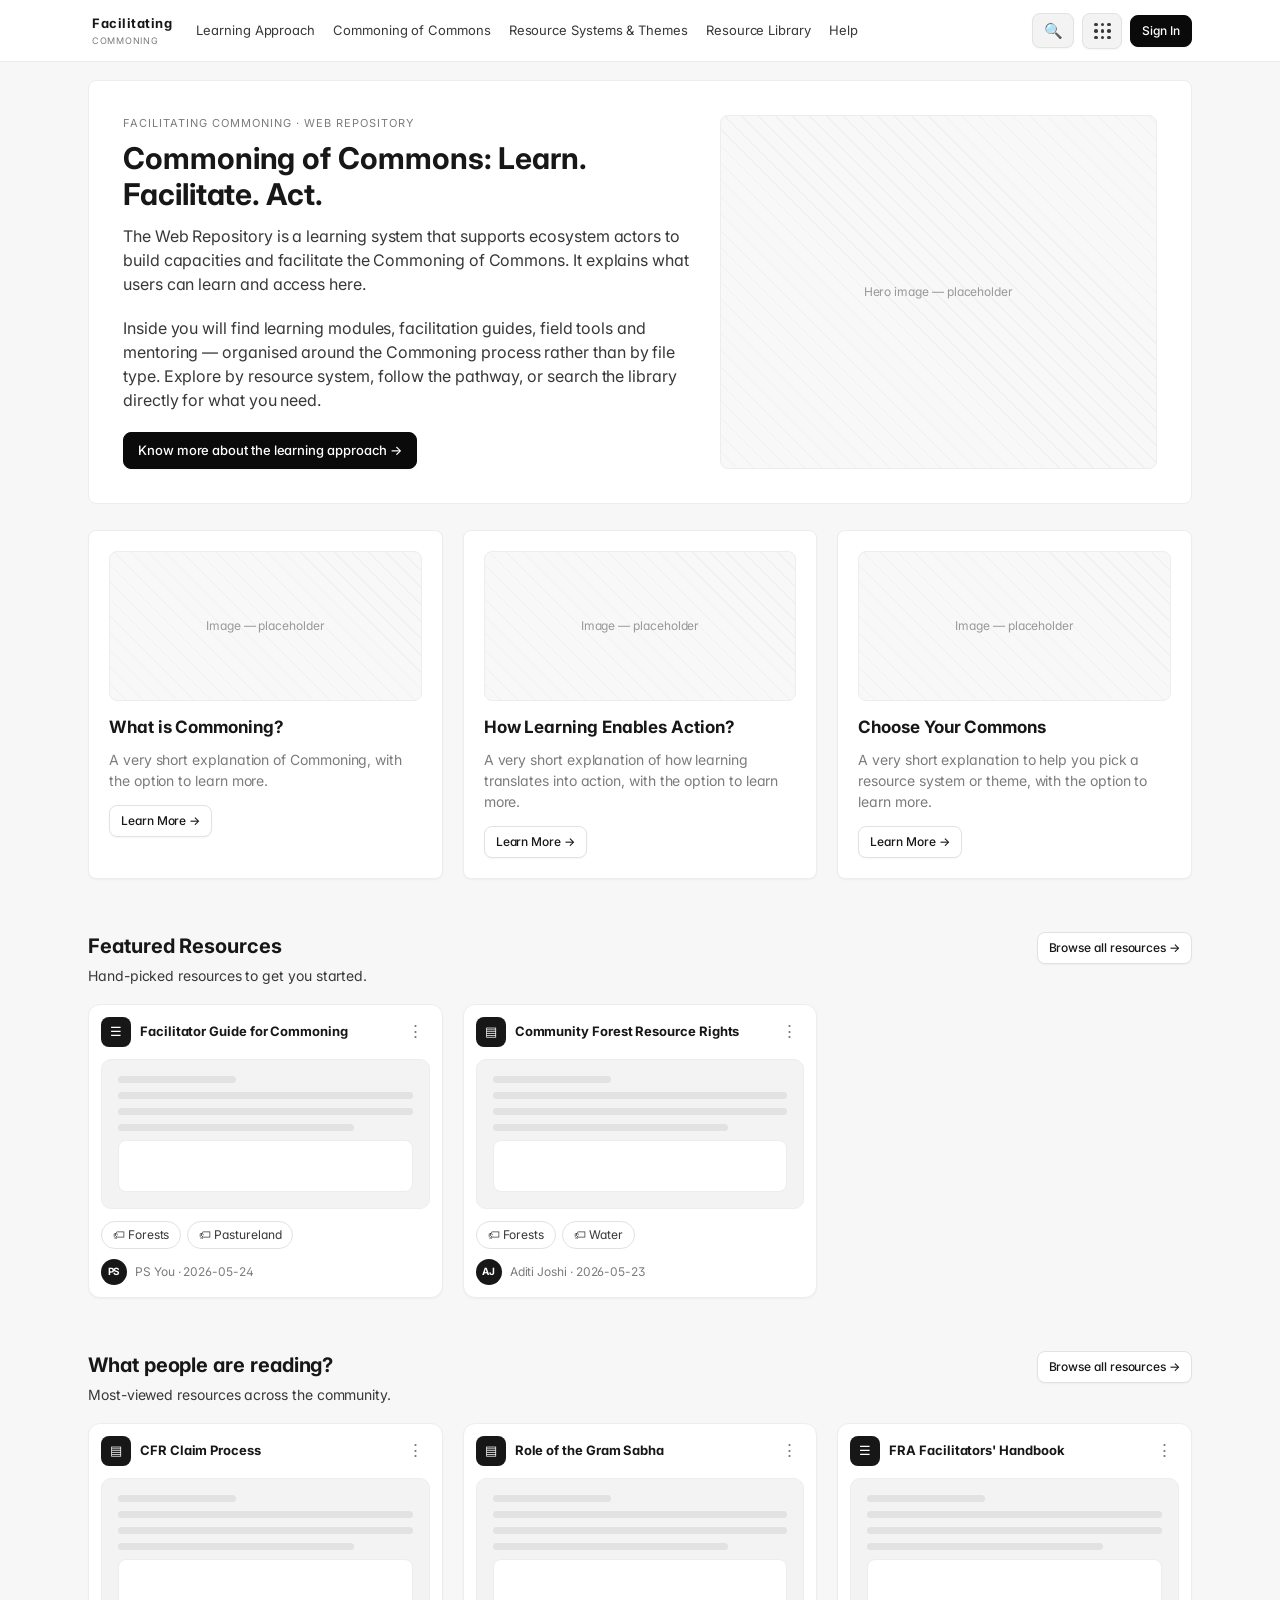
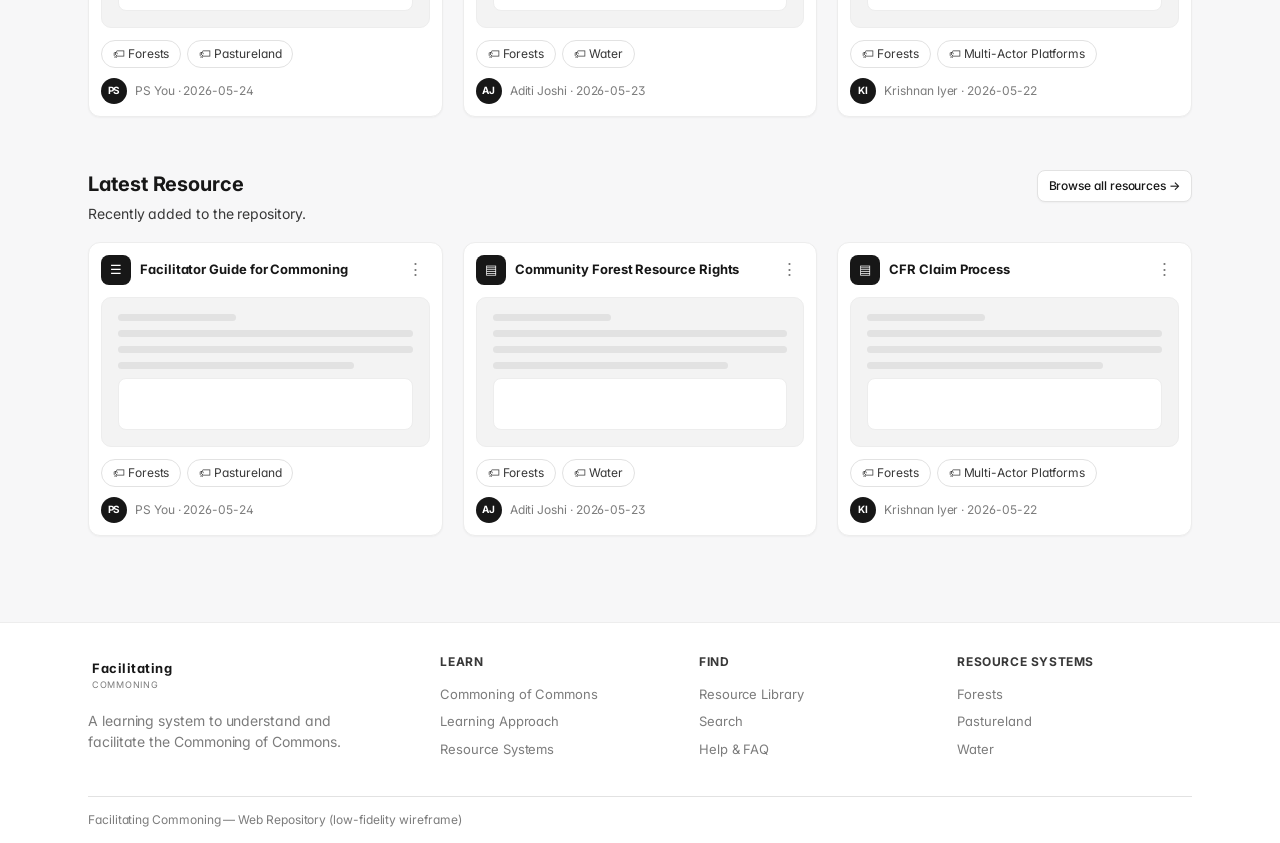
<file: index.html>
<!doctype html>
<html lang="en">
<head>
<meta charset="utf-8" />
<meta name="viewport" content="width=device-width, initial-scale=1" />
<title>Facilitating Commoning — Web Repository Wireframe</title>
<link rel="preconnect" href="https://fonts.googleapis.com">
<link rel="preconnect" href="https://fonts.gstatic.com" crossorigin>
<link href="https://fonts.googleapis.com/css2?family=Inter:wght@400;500;600;700&family=JetBrains+Mono:wght@400;500&display=swap" rel="stylesheet">
<style>
/* ============================================================
   FES KARYASHALA — LOW-FIDELITY WIREFRAME PROTOTYPE
   Grayscale, structure-first. No brand color, no decoration.
   ============================================================ */
:root{
  /* Frappe-UI-style monochrome tokens */
  --ink:#171717;
  --ink-2:#383838;
  --ink-3:#7c7c7c;
  --line:#ededed;
  --line-2:#e2e2e2;
  --bg:#f7f7f8;
  --panel:#ffffff;
  --panel-2:#f8f8f8;
  --fill:#f3f3f3;
  --fill-2:#ededed;
  --active:#0a0a0a;
  --radius:8px;
  --maxw:1160px;
  --gap:20px;
  --mono:"JetBrains Mono",ui-monospace,SFMono-Regular,Menlo,Monaco,monospace;
  --shadow-sm:0 1px 2px rgba(15,15,15,.04);
  --shadow-md:0 4px 14px rgba(15,15,15,.07);
}
*{box-sizing:border-box}
html,body{margin:0;padding:0}
body{
  font-family:'Inter',-apple-system,BlinkMacSystemFont,"Segoe UI",Roboto,Arial,sans-serif;
  color:var(--ink);
  background:var(--bg);
  font-size:14px;
  line-height:1.5;
  letter-spacing:-.005em;
  -webkit-font-smoothing:antialiased;
  -moz-osx-font-smoothing:grayscale;
  font-feature-settings:'cv11','ss01';
}
a{color:inherit}
img{max-width:100%}

/* ---------- Wireframe primitives ---------- */
.wf-note{font-size:11px;color:var(--ink-3);letter-spacing:.03em;text-transform:uppercase}
.ph-img{
  background:
    repeating-linear-gradient(45deg,transparent,transparent 11px,rgba(0,0,0,.03) 11px,rgba(0,0,0,.03) 12px),
    var(--panel-2);
  border:1px solid var(--line);
  border-radius:var(--radius);
  display:flex;align-items:center;justify-content:center;
  color:var(--ink-4,#999);font-size:12px;text-align:center;
  min-height:120px;
}
.ph-line{height:10px;background:var(--fill);border-radius:3px;margin:7px 0}
.ph-line.w80{width:80%}.ph-line.w60{width:60%}.ph-line.w40{width:40%}.ph-line.w90{width:90%}
.icon-box{
  width:34px;height:34px;border:1px solid var(--line);border-radius:var(--radius);
  background:var(--panel-2);display:inline-flex;align-items:center;justify-content:center;
  font-size:16px;flex:0 0 auto;
}

/* ---------- Buttons ---------- */
.btn{
  display:inline-flex;align-items:center;gap:7px;
  border:1px solid var(--line-2);background:var(--panel);color:var(--ink);
  padding:8px 14px;border-radius:var(--radius);font-size:13px;font-weight:500;cursor:pointer;
  text-decoration:none;white-space:nowrap;box-shadow:var(--shadow-sm);transition:background .12s,box-shadow .12s,border-color .12s;
}
.btn:hover{background:var(--fill);border-color:var(--line-2)}
.btn.primary{background:var(--active);color:#fff;border-color:var(--active)}
.btn.primary:hover{background:#000}
.btn.sm{padding:6px 11px;font-size:12px}
.btn.link{border:none;background:none;box-shadow:none;padding:4px 0;text-decoration:underline;color:var(--ink);font-weight:500}
.btn.block{width:100%;justify-content:center}
.btn.icon-btn{padding:9px 11px;line-height:1;font-size:15px;background:var(--fill);border-color:var(--line-2);box-shadow:var(--shadow-sm)}
.btn.icon-btn:hover{background:var(--fill-2);border-color:var(--ink-3);box-shadow:var(--shadow-md)}

/* ---------- Layout ---------- */
.container{max-width:100%;margin:0;padding:0 88px}
@media(max-width:1100px){ .container{padding:0 40px} }
@media(max-width:700px){ .container{padding:0 20px} }
header.site{
  background:var(--panel);border-bottom:1px solid var(--line);
  position:sticky;top:0;z-index:40;
}
.nav{display:grid;grid-template-columns:auto 1fr auto;align-items:center;gap:6px 12px;min-height:60px;padding:8px 0}
.logo{
  padding:6px 4px;font-weight:700;letter-spacing:.04em;cursor:pointer;font-size:13px;
  flex:0 0 auto;
}
.logo small{display:block;font-weight:400;font-size:9px;color:var(--ink-3);letter-spacing:.08em}
.nav ul{list-style:none;display:flex;gap:2px;margin:0;padding:0;flex-wrap:wrap;min-width:0}
.nav a.navlink{
  text-decoration:none;color:var(--ink-2);font-size:13px;
  padding:6px 8px;border-radius:var(--radius);cursor:pointer;display:inline-block;white-space:nowrap;
}
.nav a.navlink:hover{background:var(--fill)}
.nav a.navlink.active{color:var(--ink);background:var(--fill-2);font-weight:600}
.nav .acct{justify-self:end;display:flex;align-items:center;gap:8px;flex-wrap:nowrap}
.nav .acct .navlink{white-space:nowrap}
.role-chip{font-size:11px;border:1px solid var(--ink);border-radius:20px;padding:3px 10px;background:var(--panel-2);white-space:nowrap}
/* Profile dropdown */
.profile{position:relative}
.profile-btn{display:flex;align-items:center;gap:8px;border:1px solid var(--line);background:var(--panel);border-radius:24px;padding:3px 10px 3px 3px;cursor:pointer;font-size:12px}
.profile-btn:hover{background:var(--fill)}
.avatar{width:26px;height:26px;border-radius:50%;background:var(--active);color:#fff;display:flex;align-items:center;justify-content:center;font-size:11px;font-weight:700;flex:0 0 auto;letter-spacing:.02em}
.profile-btn .pname{white-space:nowrap;max-width:140px;overflow:hidden;text-overflow:ellipsis}
.profile-btn .caret{color:var(--ink-3);font-size:10px}
.profile-menu{position:absolute;right:0;top:calc(100% + 6px);background:var(--panel);border:1px solid var(--line);border-radius:var(--radius);min-width:200px;box-shadow:0 4px 16px rgba(0,0,0,.14);padding:6px;display:none;z-index:45}
.profile-menu.open{display:block}
.profile-menu a{display:block;padding:8px 10px;border-radius:3px;font-size:13px;cursor:pointer;color:var(--ink);white-space:nowrap}
.profile-menu a:hover{background:var(--fill)}
.pm-head{padding:8px 10px}
.pm-head strong{font-size:13px}
.pm-head .pm-sub{font-size:11px;color:var(--ink-3)}
.pm-div{border-top:1px solid var(--line-2);margin:6px 0}
/* App launcher (waffle) */
.app-launcher{position:relative;display:inline-flex}
.apps-ico{display:grid;grid-template-columns:repeat(3,1fr);gap:3px;width:16px;height:16px;align-items:center;justify-items:center}
.apps-ico i{width:3.5px;height:3.5px;border-radius:50%;background:var(--ink-2);display:block}
.apps-menu{position:absolute;right:0;top:calc(100% + 8px);background:var(--panel);border:1px solid var(--line);border-radius:12px;box-shadow:0 10px 30px rgba(0,0,0,.16);padding:18px 20px;display:none;z-index:46;width:360px}
.apps-menu.open{display:block}
.apps-head{display:flex;justify-content:space-between;font-size:11px;font-weight:700;letter-spacing:.06em;text-transform:uppercase;color:var(--ink-3);margin-bottom:8px}
.apps-grid{display:grid;grid-template-columns:repeat(3,1fr);gap:8px 6px}
.app-tile{display:flex;flex-direction:column;align-items:center;gap:8px;padding:10px 6px;border-radius:10px;cursor:pointer;text-align:center}
.app-tile:hover{background:var(--fill)}
.app-ico{width:46px;height:46px;border-radius:10px;background:var(--fill-2);border:1px solid var(--line);display:flex;align-items:center;justify-content:center;font-size:22px}
.app-name{font-size:12.5px;color:var(--ink);font-weight:500}
@media(max-width:520px){ .apps-menu{width:300px} }

/* Breadcrumbs */
.crumbs{padding:14px 0;font-size:13px;color:var(--ink-2);display:flex;flex-wrap:wrap;align-items:center}
.crumbs a{color:var(--ink-2);text-decoration:none;cursor:pointer;font-weight:500}
.crumbs a:hover{color:var(--ink);text-decoration:underline}
.crumbs span.sep{margin:0 9px;color:var(--ink-3);font-weight:400}
.crumbs span.here{color:var(--ink);font-weight:700}

main{min-height:60vh;padding-bottom:40px}

/* Section scaffolding */
.section{padding:26px 0}
.section h2{font-size:20px;margin:0 0 4px}
.section .sub{color:var(--ink-2);margin:0 0 18px;max-width:720px}
.eyebrow{font-size:11px;text-transform:uppercase;letter-spacing:.09em;color:var(--ink-3);margin-bottom:8px}
.divider{border:none;border-top:1px solid var(--line-2);margin:0}

.panel{background:var(--panel);border:1px solid var(--line);border-radius:var(--radius);padding:20px;box-shadow:var(--shadow-sm)}

/* Grid */
.grid{display:grid;gap:var(--gap)}
.g2{grid-template-columns:repeat(2,1fr)}
.g3{grid-template-columns:repeat(3,1fr)}
.g4{grid-template-columns:repeat(4,1fr)}
.row{display:flex;gap:var(--gap);flex-wrap:wrap}
.between{display:flex;align-items:center;justify-content:space-between;gap:12px;flex-wrap:wrap}

/* Cards */
.card{
  background:var(--panel);border:1px solid var(--line);border-radius:var(--radius);
  padding:16px;display:flex;flex-direction:column;gap:10px;box-shadow:var(--shadow-sm);
}
.card h3{margin:0;font-size:15px}
.card p{margin:0;color:var(--ink-2);font-size:13px}
.card .cta{margin-top:auto}
.card.click{cursor:pointer;transition:box-shadow .14s,transform .14s,border-color .14s}
.card.click:hover{box-shadow:var(--shadow-md);border-color:var(--line-2);transform:translateY(-2px)}

/* System card */
.syscard .ph-img{min-height:96px}
.syscard.small{padding:13px}
.syscard.small .ph-img{min-height:64px}

/* Hero */
.hero{background:var(--panel);border:1px solid var(--line);border-radius:var(--radius);padding:34px;margin-top:18px}
.hero-split{display:grid;grid-template-columns:1.25fr 1fr;gap:28px;align-items:center}
.hero-media{min-height:230px;align-self:stretch}
@media(max-width:760px){ .hero-split{grid-template-columns:1fr} .hero-media{min-height:150px} }
.intro-block h3{margin:14px 0 0;font-size:17px}
.pw-field{position:relative}
.pw-field .pw-eye{position:absolute;right:12px;top:50%;transform:translateY(-50%);font-size:11px;font-weight:600;letter-spacing:.02em;text-transform:uppercase;color:var(--ink-3);cursor:pointer}
.pw-field .pw-eye:hover{color:var(--ink)}
.tagbox{display:flex;flex-wrap:wrap;gap:8px;align-items:center;border:1px solid var(--line-2);border-radius:10px;padding:9px 10px;cursor:text;
  background:repeating-linear-gradient(45deg,transparent,transparent 9px,#f1f1f1 9px,#f1f1f1 10px),var(--panel)}
.tagbox:focus-within{border-color:var(--ink);box-shadow:var(--shadow-sm)}
.tag-input{flex:1;min-width:150px;border:none;outline:none;background:transparent;font:inherit;font-size:14px;color:var(--ink);padding:4px 2px}
.tag-chip{display:inline-flex;align-items:center;gap:8px;background:var(--ink);color:#fff;border-radius:999px;padding:5px 6px 5px 13px;font-size:13px;font-weight:600}
.tag-chip .x{display:inline-flex;align-items:center;justify-content:center;width:18px;height:18px;border-radius:50%;background:rgba(255,255,255,.18);cursor:pointer;font-size:10px;color:#fff}
.tag-chip .x:hover{background:rgba(255,255,255,.34)}
.sub-del{flex:0 0 auto;margin-left:6px;color:var(--ink-3);font-size:12px;padding:1px 6px;border-radius:5px;cursor:pointer}
.sub-del:hover{background:var(--ink);color:#fff}
.intro-img{min-height:150px;border-radius:8px}
.hero .hero-ph-label{position:absolute;top:16px;right:20px;z-index:1;color:var(--ink-3);font-size:12px;letter-spacing:.02em}
@media(max-width:760px){ .hero{min-height:calc(100vh - 96px);padding:28px 22px} .hero::before{background:var(--panel)} }
.hero h1{font-size:30px;margin:0 0 12px;line-height:1.2}
.hero p.lead{font-size:16px;color:var(--ink-2);max-width:640px;margin:0 0 20px}
.hero-split{display:grid;grid-template-columns:1.3fr 1fr;gap:28px;align-items:center}
.hero-media{min-height:220px;align-self:stretch}
@media(max-width:760px){ .hero-split{grid-template-columns:1fr} .hero-media{min-height:150px} }

/* Pathway */
.pathway{display:flex;flex-wrap:wrap;gap:8px;align-items:stretch}
.pw-step{
  flex:1 1 150px;min-width:140px;border:1px solid var(--line);border-radius:var(--radius);
  background:var(--panel);padding:11px 12px;cursor:pointer;position:relative;transition:background .12s;
}
.pw-step:hover{background:var(--fill)}
.pw-step.static{cursor:default;pointer-events:none}
.pw-step .num{font-family:var(--mono);font-size:11px;color:var(--ink-3)}
.pw-step .nm{font-size:13px;font-weight:600;margin-top:2px}
.pw-step.active{background:var(--active);border-color:var(--active)}
.pw-step.active .nm,.pw-step.active .num{color:#fff}
.pw-arrow{align-self:center;color:var(--line);font-size:16px}
.pathway.compact .pw-step{flex-basis:120px;min-width:110px;padding:8px 9px}

/* Resource card */
.rcard{background:var(--panel);border:1px solid var(--line);border-radius:var(--radius);padding:14px;display:flex;flex-direction:column;gap:9px;box-shadow:var(--shadow-sm)}
.rcard .rc-top{display:flex;justify-content:space-between;gap:8px;align-items:flex-start}
.rcard h4{margin:0;font-size:14px;line-height:1.35}
.rcard .purpose{color:var(--ink-2);font-size:12.5px;margin:0}
.meta-tags{display:flex;flex-wrap:wrap;gap:6px}
.tag{font-size:11px;border:1px solid var(--line);border-radius:20px;padding:2px 9px;background:var(--panel-2);color:var(--ink-2);white-space:nowrap}
.tag.solid{background:var(--fill-2);border-color:var(--fill-2)}
.rc-actions{display:flex;gap:8px;margin-top:2px}
.rc-type-chip{font-size:10px;text-transform:uppercase;letter-spacing:.06em;color:var(--ink-3);border:1px dashed var(--line);border-radius:3px;padding:2px 6px}

/* Category columns (Learn / Facilitate / Act / Support) */
.cat-col{background:var(--panel);border:1px solid var(--line);border-radius:var(--radius);padding:14px;display:flex;flex-direction:column;gap:12px}
.cat-head{display:flex;align-items:center;gap:9px;border-bottom:1px solid var(--line-2);padding-bottom:9px}
.cat-head .lbl{font-weight:700;font-size:13px;letter-spacing:.04em}
.cat-head .desc{font-size:11px;color:var(--ink-3)}

/* Filter sidebar */
.layout-side{display:grid;grid-template-columns:250px 1fr;gap:24px;align-items:start}
.filters{background:var(--panel);border:1px solid var(--line);border-radius:var(--radius);padding:16px;position:sticky;top:76px}
.fgroup{border-bottom:1px solid var(--line-2);padding:12px 0}
.fgroup:first-child{padding-top:0}
.fgroup h4{margin:0 0 9px;font-size:12px;text-transform:uppercase;letter-spacing:.05em;color:var(--ink-2)}
.fopt{display:flex;align-items:center;gap:8px;font-size:13px;color:var(--ink-2);padding:3px 0;cursor:pointer}
.fopt input{accent-color:var(--ink)}
.filter-actions{display:flex;gap:8px;margin-top:14px}

/* Search bar */
.searchfield{display:flex;align-items:center;gap:10px;border:1px solid var(--line);background:var(--panel);border-radius:var(--radius);padding:11px 14px}
.searchfield input{border:none;outline:none;flex:1;font-size:14px;background:transparent}
.searchfield .icon-box{width:28px;height:28px;font-size:14px}

/* Process / flow diagram */
.flow{display:flex;flex-wrap:wrap;align-items:center;gap:8px}
.flow .node{border:1px solid var(--line);background:var(--panel);border-radius:var(--radius);padding:10px 14px;font-size:13px;text-align:center;min-width:96px}
.flow .node.strong{border-width:1.5px;font-weight:600}
.flow .arw{color:var(--ink-3);font-size:15px}

/* Model diagram */
.model{display:grid;grid-template-columns:repeat(3,1fr);gap:14px;position:relative}
.model .m-node{border:1.5px solid var(--ink);border-radius:var(--radius);background:var(--panel);padding:18px 14px;text-align:center;font-weight:600}
/* pillars formula strip (Commoning approach) */
.pillars{display:flex;flex-wrap:wrap;align-items:stretch;gap:10px;margin-top:12px}
.pillars .pil{flex:1 1 180px;border:1.5px solid var(--line-2);border-radius:var(--radius);background:var(--panel);padding:16px 14px;text-align:center;font-size:13px;display:flex;align-items:center;justify-content:center;line-height:1.35}
.pillars .pil.out{border-color:var(--ink);background:var(--ink);color:#fff;font-weight:700}
.pillars .pil-op{align-self:center;font-size:20px;font-weight:700;color:var(--ink-3)}
@media(max-width:760px){ .pillars{flex-direction:column} .pillars .pil-op{align-self:center} }
/* Commoning approach infographic (circular icon pathway) */
.info-strip{border:1px solid var(--line);border-radius:var(--radius);background:var(--fill);padding:22px 16px;margin-top:12px}
.info-flow{display:flex;flex-wrap:wrap;align-items:flex-start;justify-content:center;gap:6px}
.info-node{flex:0 0 132px;display:flex;flex-direction:column;align-items:center;text-align:center}
.info-circle{width:88px;height:88px;border-radius:50%;border:2px solid var(--ink);background:var(--panel);display:flex;align-items:center;justify-content:center;font-size:34px}
.info-circle.out{border-color:var(--line-2);background:var(--panel-2)}
.info-cap{font-size:11.5px;color:var(--ink-2);margin-top:10px;line-height:1.32;padding:0 2px}
.info-op{align-self:center;margin-top:24px;font-size:26px;font-weight:700;color:var(--ink-3)}
.info-note{text-align:center;color:var(--ink-2);font-size:13px;margin:16px auto 0;max-width:640px;line-height:1.5}
.model-thread{margin-top:14px;border:1px dashed var(--ink);border-radius:var(--radius);padding:12px;text-align:center;background:var(--panel-2);font-weight:700;letter-spacing:.05em}

/* Stage reveal (home journey) */
.reveal{border:1px solid var(--line-2);border-top:none;border-radius:0 0 var(--radius) var(--radius);background:var(--panel-2);padding:14px;font-size:13px;color:var(--ink-2)}
.hidden{display:none}

/* Info list */
.qa{border:1px solid var(--line);border-radius:var(--radius);background:var(--panel);overflow:hidden}
.qa .qitem{border-bottom:1px solid var(--line-2)}
.qa .qitem:last-child{border-bottom:none}
.qa .qq{padding:13px 16px;cursor:pointer;display:flex;justify-content:space-between;gap:10px;font-weight:600;font-size:14px}
.qa .qq:hover{background:var(--panel-2)}
.qa .qa-body{padding:0 16px 14px;color:var(--ink-2);font-size:13px}

/* Context definition rows (resource detail) */
.ctx-row{border:1px solid var(--line-2);border-radius:var(--radius);padding:12px 14px;background:var(--panel)}
.ctx-row h5{margin:0 0 4px;font-size:12px;text-transform:uppercase;letter-spacing:.04em;color:var(--ink-3)}
.ctx-row p{margin:0;color:var(--ink-2);font-size:13px}

/* Callout / recommended next */
.callout{border:1.5px solid var(--ink);border-radius:var(--radius);background:var(--panel-2);padding:16px;display:flex;gap:14px;align-items:center;justify-content:space-between;flex-wrap:wrap}
.callout .txt strong{display:block;font-size:14px}
.callout .txt span{font-size:13px;color:var(--ink-2)}

/* Video placeholder */
.video-ph{position:relative;min-height:170px}
.video-ph .play{width:52px;height:52px;border-radius:50%;border:2px solid var(--ink-3);display:flex;align-items:center;justify-content:center;font-size:20px;color:var(--ink-3)}

/* Footer */
footer.site{background:var(--panel);border-top:1px solid var(--line);margin-top:20px}
footer.site .cols{display:grid;grid-template-columns:1.4fr 1fr 1fr 1fr;gap:24px;padding:30px 0}
footer.site h5{margin:0 0 10px;font-size:12px;text-transform:uppercase;letter-spacing:.05em;color:var(--ink-2)}
footer.site ul{list-style:none;margin:0;padding:0}
footer.site li{padding:4px 0;color:var(--ink-3);font-size:13px;cursor:pointer}
footer.site li:hover{color:var(--ink);text-decoration:underline}
footer .bar{border-top:1px solid var(--line-2);padding:14px 0;font-size:12px;color:var(--ink-3);display:flex;justify-content:space-between;flex-wrap:wrap;gap:8px}

/* Search overlay */
.overlay{position:fixed;inset:0;background:rgba(30,30,30,.35);z-index:60;display:none;align-items:flex-start;justify-content:center;padding-top:9vh}
.overlay.open{display:flex}
.searchpanel{background:var(--panel);border:1px solid var(--ink);border-radius:var(--radius);width:min(620px,92vw);padding:20px}
.searchpanel h3{margin:0 0 4px;font-size:18px}
.chips{display:flex;flex-wrap:wrap;gap:8px;margin-top:12px}
.chip{border:1px solid var(--line);border-radius:20px;padding:5px 12px;font-size:12px;cursor:pointer;background:var(--panel-2)}
.chip:hover{background:var(--fill)}

/* result rows */
.result-row{background:var(--panel);border:1px solid var(--line);border-radius:var(--radius);padding:14px 16px;display:flex;justify-content:space-between;gap:16px;align-items:flex-start}
.result-row.click{cursor:pointer;transition:box-shadow .12s,border-color .12s}
.result-row.click:hover{box-shadow:var(--shadow-sm);border-color:var(--line-2)}
.rr-icon{flex:0 0 34px;width:34px;height:34px;border-radius:8px;background:var(--ink);color:#fff;display:flex;align-items:center;justify-content:center;font-size:14px}
.view-toggle .seg-btn{padding:5px 11px;font-size:12px}
.result-row .rr-main{flex:1}
.result-row h4{margin:0 0 3px;font-size:15px}

/* utility */
.mt8{margin-top:8px}.mt12{margin-top:12px}.mt16{margin-top:16px}.mt24{margin-top:24px}
.mb0{margin-bottom:0}
.muted{color:var(--ink-3)}
.stack{display:flex;flex-direction:column;gap:14px}
.wrapline{display:flex;align-items:center;gap:10px;color:var(--ink-3);font-size:12px;margin:16px 0}
.wrapline::before,.wrapline::after{content:"";flex:1;border-top:1px solid var(--line-2)}
.pill-legend{display:flex;gap:14px;flex-wrap:wrap;font-size:12px;color:var(--ink-3)}
/* horizontal scroll row — shows exactly 5 cards per view, rest scroll */
.hscroll{display:flex;gap:16px;overflow-x:auto;padding:2px 2px 12px;scroll-snap-type:x proximity}
.hscroll::-webkit-scrollbar{height:8px}
.hscroll::-webkit-scrollbar-thumb{background:var(--line);border-radius:20px}
.hscroll > *{flex:0 0 calc((100% - 64px)/5);min-width:210px;scroll-snap-align:start}

/* Responsive */
@media(max-width:1000px){
  .g4{grid-template-columns:repeat(2,1fr)}
  .g3{grid-template-columns:repeat(2,1fr)}
  .layout-side{grid-template-columns:1fr}
  .filters{position:static}
  footer.site .cols{grid-template-columns:1fr 1fr}
  .model{grid-template-columns:1fr}
}
@media(max-width:640px){
  .g2,.g3,.g4{grid-template-columns:1fr}
  .nav{grid-template-columns:auto 1fr}
  .nav ul{display:none}
  .nav .acct{flex-wrap:wrap;justify-content:flex-end;gap:6px}
  .hero h1{font-size:24px}
  footer.site .cols{grid-template-columns:1fr}
}
/* V3 — badge chip (Course / Module / Video / etc.) */
.badge{font-size:10px;text-transform:uppercase;letter-spacing:.06em;background:var(--active);color:#fff;border-radius:3px;padding:3px 8px;white-space:nowrap;flex:0 0 auto;align-self:flex-start}
/* V3 — course-card grid (Explore Resources under a system/theme) */
.course-grid{display:grid;grid-template-columns:repeat(auto-fill,minmax(158px,1fr));gap:16px}
.course-card{position:relative;border:1px solid var(--line);border-radius:var(--radius);background:var(--panel);overflow:hidden;cursor:pointer;display:flex;flex-direction:column;transition:box-shadow .12s}
.course-card{box-shadow:var(--shadow-sm)}
.course-card:hover{box-shadow:var(--shadow-md);border-color:var(--line-2);transform:translateY(-2px)}
.course-card .num-badge{position:absolute;top:8px;left:8px;width:22px;height:22px;border-radius:50%;background:var(--active);color:#fff;font-size:11px;display:flex;align-items:center;justify-content:center;z-index:2}
.course-thumb{min-height:110px;position:relative;display:flex;align-items:center;justify-content:center;color:var(--ink-3);font-size:11px;
  background:repeating-linear-gradient(45deg,transparent,transparent 9px,#e6e6e6 9px,#e6e6e6 10px),var(--fill);border-bottom:1px solid var(--line)}
.course-thumb .play,.file-prev .play{width:40px;height:40px;border-radius:50%;border:2px solid var(--ink-3);display:flex;align-items:center;justify-content:center;font-size:15px;background:var(--panel)}
.course-thumb .doc-ic,.file-prev .doc-ic{width:38px;height:46px;border:2px solid var(--ink-3);border-radius:3px;display:flex;align-items:center;justify-content:center;font-size:10px;font-weight:700;color:var(--ink-3);background:var(--panel)}
/* course viewer — active topic + file cards */
.cur-unit.active{background:var(--fill-2);border-radius:3px;font-weight:600}
.file-card{border:1px solid var(--line);border-radius:var(--radius);overflow:hidden;background:var(--panel);display:flex;flex-direction:column}
.file-prev{min-height:100px;display:flex;align-items:center;justify-content:center;color:var(--ink-3);font-size:11px;border-bottom:1px solid var(--line);
  background:repeating-linear-gradient(45deg,transparent,transparent 9px,#e6e6e6 9px,#e6e6e6 10px),var(--fill)}
.file-body{padding:10px 12px}
/* document detail page */
.doc-layout{display:grid;grid-template-columns:1fr 380px;gap:24px;align-items:start}
.doc-preview{padding:16px}
.doc-prev-stage{min-height:440px;display:flex;flex-direction:column;align-items:center;justify-content:center;gap:14px;border-radius:var(--radius);
  color:var(--ink-3);background:repeating-linear-gradient(45deg,transparent,transparent 11px,#ececec 11px,#ececec 12px),var(--fill)}
.doc-prev-glyph{font-size:52px;line-height:1;filter:grayscale(1);opacity:.55}
.doc-prev-name{font-size:13px;color:var(--ink-2)}
.doc-meta{padding:18px 20px;position:sticky;top:76px}
.doc-meta-row{padding:12px 0;border-bottom:1px solid var(--line)}
.doc-meta-row h5{margin:0 0 6px;font-size:11px;text-transform:uppercase;letter-spacing:.05em;color:var(--ink-3);font-weight:700}
.doc-meta-val{font-size:14px;color:var(--ink)}
.doc-pill{display:inline-block;border:1px solid var(--line-2);border-radius:999px;padding:3px 12px;font-size:12px;background:var(--panel)}
.doc-ver{background:var(--fill-2);border:1px solid var(--line);border-radius:5px;padding:2px 8px;font-family:'JetBrains Mono',monospace;font-size:12px}
.doc-uploader{display:flex;align-items:center;gap:10px}
.doc-avatar{width:34px;height:34px;border-radius:50%;background:var(--ink);color:#fff;display:flex;align-items:center;justify-content:center;font-size:11px;font-weight:700}
.doc-tags{display:flex;flex-wrap:wrap;gap:8px}
.doc-tag{display:inline-flex;align-items:center;gap:5px;border:1px solid var(--line-2);border-radius:999px;padding:4px 11px;font-size:12px;color:var(--ink-2);background:var(--panel)}
@media(max-width:900px){.doc-layout{grid-template-columns:1fr}.doc-meta{position:static}}
/* DMS-style library file grid */
.file-grid{display:grid;grid-template-columns:repeat(auto-fill,minmax(212px,1fr));gap:16px;margin-top:16px}
.dms-card{border:1px solid var(--line);border-radius:12px;background:var(--panel);padding:12px;cursor:pointer;box-shadow:var(--shadow-sm);transition:box-shadow .12s,border-color .12s}
.dms-card:hover{box-shadow:var(--shadow-md);border-color:var(--line-2)}
.dms-head{display:flex;align-items:center;gap:9px}
.dms-ficon{width:30px;height:30px;flex:0 0 30px;border-radius:8px;background:var(--ink);color:#fff;display:flex;align-items:center;justify-content:center;font-size:13px}
.dms-name{flex:1;min-width:0;font-weight:700;font-size:13px;white-space:nowrap;overflow:hidden;text-overflow:ellipsis}
.dms-kebab{flex:0 0 auto;color:var(--ink-3);font-size:17px;line-height:1;padding:2px 6px;border-radius:6px;cursor:pointer}
.dms-kebab:hover{background:var(--fill-2);color:var(--ink)}
.dms-thumb{margin:12px 0;min-height:150px;border:1px solid var(--line);border-radius:10px;background:var(--fill);padding:16px;display:flex;flex-direction:column;gap:9px}
.dms-thumb .sk{height:7px;border-radius:4px;background:#e2e2e2;width:100%}
.dms-thumb .sk-40{width:40%}.dms-thumb .sk-60{width:60%}.dms-thumb .sk-80{width:80%}
.dms-thumb .sk-head{height:13px;background:var(--ink);border-radius:4px;width:100%}
.dms-box{margin-top:auto;height:52px;border:1px solid var(--line);border-radius:8px;background:var(--panel)}
.dms-slide{height:96px;border-radius:8px;background:#e2e2e2}
.dms-theme{margin:0 0 10px;display:flex;flex-wrap:wrap;gap:6px}
.dms-theme-tag{display:inline-flex;align-items:center;gap:5px;border:1px solid var(--line-2);border-radius:999px;padding:4px 11px;font-size:12px;color:var(--ink-2);background:var(--panel);cursor:pointer;transition:background .12s,border-color .12s,color .12s}
.dms-theme-tag:hover{background:var(--ink);border-color:var(--ink);color:#fff}
.dms-foot{display:flex;align-items:center;gap:8px}
.dms-avatar{width:26px;height:26px;flex:0 0 26px;border-radius:50%;background:var(--ink);color:#fff;display:flex;align-items:center;justify-content:center;font-size:10px;font-weight:700}
.dms-foot-txt{color:var(--ink-3);font-size:12px;white-space:nowrap;overflow:hidden;text-overflow:ellipsis}
.applied-filters{display:flex;flex-wrap:wrap;align-items:center;gap:8px;margin:14px 0 4px}
.applied-filters .af-label{font-size:12px;font-weight:700;text-transform:uppercase;letter-spacing:.04em;color:var(--ink-3)}
.fchip{display:inline-flex;align-items:center;gap:7px;background:var(--ink);color:#fff;border-radius:999px;padding:5px 6px 5px 13px;font-size:12.5px;font-weight:600}
.fchip .fchip-x{display:inline-flex;align-items:center;justify-content:center;width:17px;height:17px;border-radius:50%;background:rgba(255,255,255,.2);cursor:pointer;font-size:10px;color:#fff}
.fchip .fchip-x:hover{background:rgba(255,255,255,.36)}
.applied-filters .af-clearall{font-size:12px;color:var(--ink-2);cursor:pointer;text-decoration:underline;margin-left:4px}
.applied-filters .af-clearall:hover{color:var(--ink)}
.active-filter{display:inline-flex;align-items:center;gap:12px;background:var(--fill-2);border:1px solid var(--line);border-radius:999px;padding:6px 8px 6px 14px;font-size:13px;color:var(--ink-2)}
.active-filter .af-clear{cursor:pointer;background:var(--panel);border:1px solid var(--line-2);border-radius:999px;padding:3px 10px;font-size:12px;color:var(--ink-2)}
.active-filter .af-clear:hover{background:var(--ink);border-color:var(--ink);color:#fff}
.dms-status{margin-top:9px;display:flex;align-items:center;gap:7px;color:var(--ink-3);font-size:12px}
.dms-status .dot{width:7px;height:7px;border-radius:50%;background:#9a9a9a;display:inline-block}
/* create-course form */
.btn-disabled{opacity:.4;pointer-events:none}
.req{color:var(--ink);font-weight:700}
.dropzone{border:1.5px dashed var(--line);border-radius:var(--radius);background:var(--panel-2);padding:16px;text-align:center;color:var(--ink-3);font-size:12px}
.cc-steps{display:flex;gap:8px;flex-wrap:wrap;margin:10px 0 4px}
.cc-step{display:flex;align-items:center;gap:7px;font-size:12px;color:var(--ink-3)}
.cc-step .n{width:20px;height:20px;border-radius:50%;border:1px solid var(--line);display:flex;align-items:center;justify-content:center;font-size:11px}
.cc-step.on{color:var(--ink)}
.cc-step.on .n{background:var(--active);color:#fff;border-color:var(--active)}
.cc-sticky{position:sticky;bottom:0;background:var(--panel);border:1px solid var(--line);border-radius:var(--radius);padding:12px 16px;display:flex;align-items:center;justify-content:space-between;gap:12px;flex-wrap:wrap;box-shadow:0 -2px 10px rgba(0,0,0,.06)}
.file-row-num{width:22px;height:22px;border-radius:50%;background:var(--fill-2);display:flex;align-items:center;justify-content:center;font-size:11px;flex:0 0 auto}
.topic-card{border:1px solid var(--line);border-radius:var(--radius);background:var(--panel);padding:14px}
.topic-head{display:flex;align-items:center;gap:8px}
.tnum{width:26px;height:26px;border-radius:50%;background:var(--active);color:#fff;display:flex;align-items:center;justify-content:center;font-size:12px;font-weight:700;flex:0 0 auto}
.file-edit-grid{display:grid;grid-template-columns:repeat(auto-fill,minmax(210px,1fr));gap:14px}
.file-edit-card{border:1px solid var(--line);border-radius:var(--radius);background:var(--panel);padding:12px;display:flex;flex-direction:column;gap:8px}
.upload-card{border:1.5px dashed var(--line);border-radius:var(--radius);background:var(--panel-2);padding:16px;display:flex;flex-direction:column;align-items:center;justify-content:center;gap:6px;cursor:pointer;text-align:center;color:var(--ink-2);font-size:13px;min-height:118px;transition:background .12s,border-color .12s}
.upload-card:hover{border-color:var(--ink);background:var(--fill)}
.upload-card .up-plus{width:34px;height:34px;border-radius:50%;border:2px solid var(--ink-3);display:flex;align-items:center;justify-content:center;font-size:18px;color:var(--ink-3)}
/* single upload card with file-type switcher — compact, same footprint as a file card */
.upload-single{border:1.5px dashed var(--line);border-radius:var(--radius);background:var(--panel-2);padding:12px;display:flex;flex-direction:column;align-items:center;justify-content:center;gap:8px;text-align:center;color:var(--ink-2);min-height:118px}
.upload-single .up-plus{width:30px;height:30px;border-radius:50%;border:2px solid var(--ink-3);display:flex;align-items:center;justify-content:center;font-size:16px;color:var(--ink-3);background:var(--panel)}
.upload-single .up-plus:hover{border-color:var(--ink);color:var(--ink)}
.seg{display:inline-flex;border:1px solid var(--line);border-radius:20px;overflow:hidden;background:var(--panel)}
.seg-btn{padding:4px 10px;font-size:11px;background:var(--panel);border:none;cursor:pointer;color:var(--ink-2);font-family:inherit}
.seg-btn+.seg-btn{border-left:1px solid var(--line)}
.seg-btn:hover{background:var(--fill)}
.seg-btn.on{background:var(--active);color:#fff}
.course-card .cc-body{padding:10px 12px;display:flex;flex-direction:column;gap:6px;align-items:center;text-align:center}
.course-card .cc-body h4{font-size:12.5px;margin:0;line-height:1.35}
.course-card .cc-desc{margin:2px 0 0;font-size:11px;color:var(--ink-3);line-height:1.4;display:-webkit-box;-webkit-line-clamp:2;-webkit-box-orient:vertical;overflow:hidden}
.course-card .cc-lang{font-size:11px;color:var(--ink-3)}
/* V3 — page banner (resource-system / theme header) */
.banner{border:1px solid var(--line);border-radius:var(--radius);background:
  repeating-linear-gradient(45deg,transparent,transparent 9px,#ececec 9px,#ececec 10px),var(--fill);
  padding:26px 22px;display:flex;align-items:center;justify-content:space-between;gap:16px;flex-wrap:wrap}
.banner h2{margin:0;font-size:24px}
.banner .sys-badge{border:1.5px solid var(--ink);border-radius:var(--radius);padding:8px 12px;font-weight:700;font-size:12px;letter-spacing:.05em;background:var(--panel)}
/* V3 — learning-design option cards */
.ld-grid{display:grid;grid-template-columns:repeat(3,1fr);gap:var(--gap)}
.ld-card{border:1.5px solid var(--line);border-radius:var(--radius);background:var(--panel);padding:16px;cursor:pointer;display:flex;flex-direction:column;gap:8px;transition:box-shadow .12s}
.ld-card:hover{box-shadow:0 0 0 2px var(--ink)}
.ld-card.sel{border-color:var(--active);box-shadow:0 0 0 2px var(--ink)}
/* V3 — atomized course curriculum two-pane */
.cur-wrap{display:grid;grid-template-columns:260px 1fr;gap:20px;align-items:start}
.cur-side{background:var(--panel);border:1px solid var(--line);border-radius:var(--radius);padding:14px}
.cur-side .cur-unit{display:flex;gap:9px;align-items:flex-start;padding:8px 0;border-bottom:1px solid var(--line-2);font-size:13px;cursor:pointer}
.cur-side .cur-unit:last-child{border-bottom:none}
.cur-side .swatch{width:14px;height:14px;border:1px solid var(--ink-3);border-radius:2px;background:var(--fill-2);flex:0 0 auto;margin-top:2px}
.cur-main{background:var(--panel);border:1px solid var(--line);border-radius:var(--radius);overflow:hidden}
.cur-mod-head{background:var(--fill-2);padding:9px 14px;font-weight:700;font-size:13px;border-top:1px solid var(--line)}
.cur-mod-head:first-child{border-top:none}
.cur-topic{display:flex;gap:12px;align-items:center;padding:10px 14px;border-top:1px solid var(--line-2);cursor:pointer;font-size:13px}
.cur-topic:hover{background:var(--panel-2)}
.cur-topic.active{background:var(--fill-2);font-weight:600}
.cur-topic .code{font-family:var(--mono);font-size:12px;color:var(--ink-3);min-width:34px}
@media(max-width:900px){ .cur-wrap{grid-template-columns:1fr} .ld-grid{grid-template-columns:1fr} }
/* Prototype hint banner */
#proto-hint{position:fixed;bottom:12px;right:12px;z-index:50;background:var(--active);color:#fff;font-size:11px;padding:7px 12px;border-radius:20px;opacity:.85;cursor:pointer}

/* STATIC MODE — homepage only, fully non-interactive (toggle via STATIC_MODE in JS) */
body.static-mode a,
body.static-mode .btn,
body.static-mode .navlink,
body.static-mode .logo,
body.static-mode .card,
body.static-mode .pw-step,
body.static-mode .searchfield,
body.static-mode .search-btn,
body.static-mode select,
body.static-mode input,
body.static-mode [onclick]{ cursor:default !important; pointer-events:none !important; }
body.static-mode #proto-hint{ pointer-events:none !important; cursor:default !important; }
body.static-mode .overlay{ display:none !important; }
</style>
</head>
<body>
<div id="app"></div>
<div id="search-overlay" class="overlay">
  <div class="searchpanel" id="search-panel"></div>
</div>
<div id="contact-overlay" class="overlay">
  <div class="searchpanel" id="contact-panel"></div>
</div>
<div id="tour-overlay" class="overlay">
  <div class="searchpanel" id="tour-panel"></div>
</div>
<div id="topic-overlay" class="overlay">
  <div class="searchpanel" id="topic-panel"></div>
</div>
<div id="doc-overlay" class="overlay">
  <div class="searchpanel" id="doc-panel" style="width:min(680px,94vw);max-height:86vh;overflow:auto"></div>
</div>
<div id="pwd-overlay" class="overlay">
  <div class="searchpanel" id="pwd-panel" style="width:min(460px,94vw)"></div>
</div>
<div id="theme-overlay" class="overlay">
  <div class="searchpanel" id="theme-panel" style="width:min(600px,94vw);max-height:86vh;overflow:auto"></div>
</div>

<script>
/* ============================================================
   MODE SWITCH
   STATIC_MODE = true  → homepage only, fully non-clickable.
   Set to false to restore the full clickable prototype.
   ============================================================ */
const STATIC_MODE = false;

/* ============================================================
   ROLES / ACCESS (mock auth — wireframe only, no real backend)
   visitor (default, no login) · registered · admin
   ============================================================ */
let currentRole = "visitor";
let prevRoute = "#/home"; // the route the user came from (for contextual breadcrumbs + Back)
/* Persist the signed-in role so a refresh keeps the user logged in (only manual Sign Out clears it) */
function saveRole(){ try{ localStorage.setItem("fc_role", currentRole); }catch(e){} }
function loadRole(){ try{ var r=localStorage.getItem("fc_role"); if(r==="visitor"||r==="registered"||r==="admin") currentRole=r; }catch(e){} }
function goBack(){ if(prevRoute && prevRoute!==location.hash){ go(prevRoute); } else if(window.history && history.length>1){ history.back(); } else { go("#/home"); } }
const ROLE_LABEL = {visitor:"Visitor", registered:"Registered User", admin:"Platform Super Admin"};
function roleLabel(){return ROLE_LABEL[currentRole];}
function isAdmin(){return currentRole==="admin";}
function isRegistered(){return currentRole==="registered"||currentRole==="admin";}
function canDownload(){return currentRole!=="visitor";}
function setRole(role, dest){ currentRole=role; saveRole(); toast("Signed in as "+ROLE_LABEL[role]); go(dest||"#/home"); }
function signOut(){ currentRole="visitor"; saveRole(); toast("Signed out"); go("#/home"); }
function download(title){ if(canDownload()){ toast("Download (placeholder): "+title); } else { toast("Sign in to download — opening sign in…"); go("#/login"); } }

/* ============================================================
   DATA
   ============================================================ */
const STAGES = [
  {id:"understand", num:"01", name:"Understand Context", short:"Read the local social, ecological and institutional context before acting.", what:"Map the resource, the community, existing use patterns, power dynamics and prior institutions."},
  {id:"institutions", num:"02", name:"Build Institutions", short:"Form or strengthen a legitimate community institution to govern the commons.", what:"Convene the community, define membership, draft collective rules and decision-making norms."},
  {id:"tenure", num:"03", name:"Secure Tenure", short:"Establish legal recognition and secure rights over the shared resource.", what:"Prepare and file claims, gather evidence, engage authorities, obtain recognition of rights."},
  {id:"plan", num:"04", name:"Plan", short:"Develop a collective management and restoration plan.", what:"Set shared goals, zone the resource, agree priorities, sequence actions and resources."},
  {id:"restore", num:"05", name:"Restore & Manage", short:"Carry out restoration and day-to-day sustainable management.", what:"Implement restoration works, enforce collective rules, manage use and benefit-sharing."},
  {id:"monitor", num:"06", name:"Monitor & Adapt", short:"Track outcomes and adapt the approach over time.", what:"Measure ecological and institutional health, reflect, and revise rules and plans."}
];
const SYSTEMS = {
  forests:{name:"Forests", desc:"Community rights, institutions, collective governance, conservation and sustainable management.",
    users:"Facilitators, field practitioners, learners and community institutions working on forest commons.",
    outcome:"Secure community forest rights, functioning institutions, and restored, sustainably managed forests.",
    process:"Understand → Institutions → Tenure → Plan → Restore → Monitor"},
  pastureland:{name:"Pastureland", desc:"Community institutions, tenure/recognition, collective rules, restoration and sustainable use.",
    users:"Facilitators, field practitioners, learners and community institutions working on pasturelands.",
    outcome:"Recognised tenure, functioning institutions, and restored, sustainably managed grazing commons.",
    process:"Understand → Institutions → Tenure → Plan → Restore → Monitor"},
  water:{name:"Water", desc:"Collective institutions, equitable access, planning, management and stewardship.",
    users:"Facilitators, field practitioners, learners and community institutions working on water commons.",
    outcome:"Equitable access, functioning institutions, and sustainably managed and stewarded water systems.",
    process:"Understand → Institutions → Access → Plan → Manage → Monitor"}
};
const STATES = ["Rajasthan","Andhra Pradesh","Karnataka"]; // process documentation states
const THEMES = {
  map:{id:"map", name:"Multi-Actor Platforms", desc:"Convening and aligning multiple stakeholders around shared commons goals.",
    users:"Facilitators, partners and institutions coordinating across actors.",
    outcome:"Aligned stakeholders and shared plans that advance commoning."},
  leo:{id:"leo", name:"Local Economic Opportunities", desc:"Livelihoods and value from the sustainable use of the commons.",
    users:"Community enterprises, facilitators and livelihood practitioners.",
    outcome:"Sustainable livelihoods anchored in the commons."},
  agri:{id:"agri", name:"Sustainable Agriculture Practices", desc:"Practices that sustain soil, water and productivity over the long term.",
    users:"Farmers, facilitators and field practitioners.",
    outcome:"Practices that sustain soil, water and long-term productivity."}
};
const THEME_LIST = Object.keys(THEMES).map(k=>THEMES[k]);
function themeById(id){return THEMES[id]}
// Systems and themes share the same page flow (Info → Learning Design → Topics → files)
function entityById(id){return SYSTEMS[id] || THEMES[id];}

// Learning-design groupings for the resource-system page (deck slide 11)
const LD = [
  {id:"modular", name:"Modular Learning", desc:"Progressive training modules delivered as a series."},
  {id:"atomized", name:"Atomized Course Curriculum (LDHF)", desc:"Short, atomised topics for low-dose high-frequency learning."},
  {id:"supporting", name:"Supporting Resources", desc:"Handbooks, facilitators' guides, SoPs, formats and tools."}
];

// 5-step orientation — used by the Take a Tour / Get Started popup (deck slide 2)
const JOURNEY5 = [
  {n:"1", k:"ORIENT", q:"What is this repository?", d:"Understand what the repository is and what it helps you do.", href:"#/commoning"},
  {n:"2", k:"UNDERSTAND", q:"What is Commoning?", d:"The meaning of Commoning of Commons.", href:"#/commoning"},
  {n:"3", k:"LEARN", q:"How does capacity building work?", d:"How continuous learning supports Commoning — and two methods of doing it.", href:"#/learning-approach"},
  {n:"4", k:"CHOOSE", q:"Pastureland / Forest / Water", d:"Select the natural-resource system or theme you are working with.", href:"#/resource-systems"},
  {n:"5", k:"ACT", q:"Use resources in sequence", d:"Access resources in a logical sequence to facilitate processes on the ground.", href:"#/library"}
];
// Commoning in Action — field stories (deck slide 4)
const STORIES = [
  {id:"gram-sabha-forest", title:"How a Gram Sabha strengthened governance of its Forest Commons", system:"Forests", stage:"Build Institutions", excerpt:"A village institution took charge of collective decisions and rules for its forest."},
  {id:"pasture-rules", title:"How communities developed rules for managing pasturelands", system:"Pastureland", stage:"Plan", excerpt:"Herders agreed shared grazing rules and a seasonal rest cycle for the common pasture."},
  {id:"water-access", title:"How a hamlet secured equitable access to a shared water source", system:"Water", stage:"Secure Tenure", excerpt:"Households negotiated fair access and a stewardship rota for the common water system."}
];
function storyById(id){return STORIES.find(s=>s.id===id)}
// Help topics — each gets its own page (deck slide 10 / help)
const HELP = [
  {id:"faq", title:"Frequently Asked Questions", desc:"Common questions about the repository."},
  {id:"how-to-use", title:"How to use the repository", desc:"Follow the guided journey or use direct access."},
  {id:"how-to-find", title:"How to find a resource", desc:"Use the Resource Library, search and filters."},
  {id:"commoning-stages", title:"Understanding Commoning stages", desc:"The six-stage Commoning pathway explained."},
  {id:"modular-learning", title:"Understanding Modular Learning", desc:"Progressive modules with field activity."},
  {id:"ldhf", title:"Understanding LDHF", desc:"Short, frequent, task-focused learning."}
];
function helpById(id){return HELP.find(h=>h.id===id)}
const FAQS = [
  ["How do I know which stage I am at?","Use the Commoning pathway on your resource-system page — the active stage is highlighted, and each stage explains what needs to happen."],
  ["Do I have to follow the whole journey?","No. Experienced users can go straight to the Resource Library, search and filter to a specific resource."],
  ["How are resources organised on a resource-system page?","By learning design — Modular Learning, Atomized Course Curriculum (LDHF), and Supporting Resources — with filters for stakeholder, format, language and stage."],
  ["Is the content available in Hindi?","Many resources are available in Hindi and English — filter by Language in the Resource Library."]
];
// Resources — V3 metadata: system OR theme, stage (systems only), stakeholder,
// learning design, type, language, version, contributor attribution, and the
// learning-design group used to organise the resource-system page (deck slide 11/17).
const RES = [
  {id:"facilitator-guide", title:"Facilitator Guide for Commoning", purpose:"End-to-end guide to facilitate the Commoning process with a community.", system:"All Systems", stage:"All Stages", stake:"Facilitator", design:"Both", type:"Facilitators' Guide", group:"supporting", lang:"English", version:"v1.0 · 2026", attribution:""},
  {id:"cfr-course", title:"Community Forest Resource Rights", purpose:"Course on claiming and governing Community Forest Resource rights.", system:"Forests", stage:"Secure Tenure", stake:"Learner", design:"Modular", type:"Course", group:"modular", lang:"Hindi", version:"v1.0 · 2026", attribution:""},
  {id:"cfr-claim", title:"CFR Claim Process", purpose:"Step-by-step course on preparing and filing a CFR claim.", system:"Forests", stage:"Secure Tenure", stake:"Field Practitioner", design:"Modular", type:"Course", group:"modular", lang:"Hindi", version:"v1.0 · 2026", attribution:""},
  {id:"ifr-module", title:"IFR Claim Process", purpose:"Modular training on the Individual Forest Rights claim process.", system:"Forests", stage:"Secure Tenure", stake:"Field Practitioner", design:"Modular", type:"Training Module", group:"modular", lang:"English", version:"v1.0 · 2026", attribution:""},
  {id:"fra-history", title:"Background and History of FRA", purpose:"Short video on the background and history of the Forest Rights Act.", system:"Forests", stage:"Understand Context", stake:"Learner", design:"LDHF", type:"Video", group:"atomized", lang:"English", version:"v1.0 · 2026", attribution:"Contributed by a partner organisation"},
  {id:"what-is-tenure", title:"What is Tenurial Security?", purpose:"Atomised topic explaining why secure tenure matters and forms of recognition.", system:"Forests", stage:"Secure Tenure", stake:"Learner", design:"LDHF", type:"Atomised Course", group:"atomized", lang:"Hindi", version:"v1.0 · 2026", attribution:""},
  {id:"gram-sabha-atom", title:"Role of the Gram Sabha", purpose:"Atomised topic on the powers and duties of the Gram Sabha.", system:"Forests", stage:"Build Institutions", stake:"Learner", design:"LDHF", type:"Atomised Course", group:"atomized", lang:"Hindi", version:"v1.0 · 2026", attribution:""},
  {id:"tenure-claim-tool", title:"Community Rights Claim Toolkit", purpose:"Field tool to prepare and file a community rights claim.", system:"Forests", stage:"Secure Tenure", stake:"Field Practitioner", design:"Both", type:"Tool", group:"supporting", lang:"Hindi", version:"v1.0 · 2026", attribution:""},
  {id:"fra-handbook", title:"FRA Facilitators' Handbook", purpose:"Reference handbook and SoPs for facilitators working on forest rights.", system:"Forests", stage:"All Stages", stake:"Facilitator", design:"Both", type:"Handbook", group:"supporting", lang:"English", version:"v1.0 · 2026", attribution:""},
  {id:"context-mapping", title:"Context Mapping Worksheet", purpose:"Worksheet to map the resource, community and existing institutions.", system:"All Systems", stage:"Understand Context", stake:"Field Practitioner", design:"Both", type:"Format", group:"supporting", lang:"English", version:"v1.0 · 2026", attribution:""},
  {id:"institution-basics", title:"Building Community Institutions", purpose:"Modular course on forming a legitimate, inclusive community institution.", system:"All Systems", stage:"Build Institutions", stake:"Learner", design:"Modular", type:"Course", group:"modular", lang:"Hindi", version:"v1.0 · 2026", attribution:""},
  {id:"water-access-plan", title:"Equitable Water Access Planning", purpose:"Plan fair access and stewardship rules for a shared water system.", system:"Water", stage:"Plan", stake:"Facilitator", design:"Modular", type:"Training Module", group:"modular", lang:"English", version:"v1.0 · 2026", attribution:""},
  {id:"w-intro-video", title:"Introduction to Water Commons", purpose:"Short video introducing community-managed water commons.", system:"Water", stage:"Understand Context", stake:"Learner", design:"LDHF", type:"Video", group:"atomized", lang:"Hindi", version:"v1.0 · 2026", attribution:""},
  {id:"w-access-atom", title:"Equitable Access — Key Ideas", purpose:"Atomised topic on equitable access to shared water sources.", system:"Water", stage:"Secure Tenure", stake:"Learner", design:"LDHF", type:"Atomised Course", group:"atomized", lang:"Hindi", version:"v1.0 · 2026", attribution:""},
  {id:"w-stewardship-audio", title:"Water Stewardship — Audio Guide", purpose:"Audio guide on day-to-day stewardship of water systems.", system:"Water", stage:"Restore & Manage", stake:"Community Member", design:"LDHF", type:"Audio", group:"atomized", lang:"Hindi", version:"v1.0 · 2026", attribution:""},
  {id:"w-institutions", title:"Water User Institutions", purpose:"Course on forming and running water user institutions.", system:"Water", stage:"Build Institutions", stake:"Facilitator", design:"Modular", type:"Course", group:"modular", lang:"Hindi", version:"v1.0 · 2026", attribution:""},
  {id:"w-planning-module", title:"Water Management Planning", purpose:"Module on preparing a collective water management plan.", system:"Water", stage:"Plan", stake:"Field Practitioner", design:"Modular", type:"Training Module", group:"modular", lang:"English", version:"v1.0 · 2026", attribution:""},
  {id:"w-handbook", title:"Water Stewardship Handbook", purpose:"Reference handbook for community water stewardship.", system:"Water", stage:"All Stages", stake:"Facilitator", design:"Both", type:"Handbook", group:"supporting", lang:"English", version:"v1.0 · 2026", attribution:""},
  {id:"w-monitoring-format", title:"Water Monitoring Format", purpose:"Editable format to track water access and system health.", system:"Water", stage:"Monitor & Adapt", stake:"Field Practitioner", design:"Both", type:"Format", group:"supporting", lang:"English", version:"v1.0 · 2026", attribution:""},
  {id:"w-facil-guide", title:"Water Facilitators' Guide", purpose:"Facilitators' guide for running water commoning sessions.", system:"Water", stage:"All Stages", stake:"Facilitator", design:"Both", type:"Facilitators' Guide", group:"supporting", lang:"Hindi", version:"v1.0 · 2026", attribution:""},
  {id:"restoration-field", title:"Pasture Restoration Field Protocol", purpose:"Field protocol (SoP) for community-led pastureland restoration works.", system:"Pastureland", stage:"Restore & Manage", stake:"Field Practitioner", design:"Both", type:"SoP", group:"supporting", lang:"Hindi", version:"v1.0 · 2026", attribution:""},
  {id:"pasture-course", title:"Commoning of Pasturelands — Course", purpose:"Modular course on the commoning of pasturelands.", system:"Pastureland", stage:"All Stages", stake:"Learner", design:"Modular", type:"Course", group:"modular", lang:"Hindi", version:"v1.0 · 2026", attribution:""},
  {id:"pasture-video", title:"Commoning of Pasturelands — Overview", purpose:"Short video introducing the commoning of pasturelands.", system:"Pastureland", stage:"Understand Context", stake:"Learner", design:"LDHF", type:"Video", group:"atomized", lang:"Hindi", version:"v1.0 · 2026", attribution:""},
  {id:"pasture-audio", title:"Grazing Rules — Audio Guide", purpose:"Audio guide on developing collective grazing rules.", system:"Pastureland", stage:"Plan", stake:"Community Member", design:"LDHF", type:"Audio", group:"atomized", lang:"Hindi", version:"v1.0 · 2026", attribution:""},
  {id:"pasture-pdf", title:"Pastureland Restoration Handbook", purpose:"Downloadable PDF handbook for pastureland restoration.", system:"Pastureland", stage:"Restore & Manage", stake:"Field Practitioner", design:"Both", type:"PDF", group:"supporting", lang:"English", version:"v1.0 · 2026", attribution:""},
  {id:"p-legal-framework", title:"Legal Framework for Pasture Commons", purpose:"Course on the laws and rights governing pastureland commons.", system:"Pastureland", stage:"Understand Context", stake:"Learner", design:"Modular", type:"Course", group:"modular", lang:"Hindi", version:"v1.0 · 2026", attribution:""},
  {id:"p-rights-history", title:"History of Grazing Rights", purpose:"Video on the history and evolution of community grazing rights.", system:"Pastureland", stage:"Understand Context", stake:"Learner", design:"LDHF", type:"Video", group:"atomized", lang:"Hindi", version:"v1.0 · 2026", attribution:""},
  {id:"p-tenure-defs", title:"Key Definitions — Pasture Tenure", purpose:"Atomised topic covering key tenure definitions for pasturelands.", system:"Pastureland", stage:"Secure Tenure", stake:"Learner", design:"LDHF", type:"Atomised Course", group:"atomized", lang:"Hindi", version:"v1.0 · 2026", attribution:""},
  {id:"p-rights-audio", title:"Pasture Rights — Audio Explainer", purpose:"Short audio explainer on pastureland rights and recognition.", system:"Pastureland", stage:"Secure Tenure", stake:"Community Member", design:"LDHF", type:"Audio", group:"atomized", lang:"Hindi", version:"v1.0 · 2026", attribution:""},
  {id:"p-committee", title:"Forming a Pasture Management Committee", purpose:"Course on setting up an inclusive pasture management committee.", system:"Pastureland", stage:"Build Institutions", stake:"Facilitator", design:"Modular", type:"Course", group:"modular", lang:"Hindi", version:"v1.0 · 2026", attribution:""},
  {id:"p-gramsabha", title:"Gram Sabha in Pasture Governance", purpose:"Atomised topic on the Gram Sabha's role in pasture governance.", system:"Pastureland", stage:"Build Institutions", stake:"Learner", design:"LDHF", type:"Atomised Course", group:"atomized", lang:"Hindi", version:"v1.0 · 2026", attribution:""},
  {id:"p-claim-module", title:"Claiming Pastureland Rights", purpose:"Training module on preparing and filing pastureland rights claims.", system:"Pastureland", stage:"Secure Tenure", stake:"Field Practitioner", design:"Modular", type:"Training Module", group:"modular", lang:"English", version:"v1.0 · 2026", attribution:""},
  {id:"p-evidence-pdf", title:"Evidence & Documentation for Pasture Claims", purpose:"PDF checklist and formats for pasture claim documentation.", system:"Pastureland", stage:"Secure Tenure", stake:"Field Practitioner", design:"Both", type:"PDF", group:"supporting", lang:"English", version:"v1.0 · 2026", attribution:""},
  {id:"p-grazing-plan", title:"Grazing Plan Template", purpose:"Editable format to develop a collective grazing plan.", system:"Pastureland", stage:"Plan", stake:"Facilitator", design:"Both", type:"Format", group:"supporting", lang:"English", version:"v1.0 · 2026", attribution:""},
  {id:"p-rest-cycle", title:"Seasonal Rest Cycle Planning", purpose:"Module on planning seasonal rest cycles for grazing commons.", system:"Pastureland", stage:"Plan", stake:"Field Practitioner", design:"Modular", type:"Training Module", group:"modular", lang:"Hindi", version:"v1.0 · 2026", attribution:""},
  {id:"p-facil-guide", title:"Pasture Facilitators' Guide", purpose:"Facilitators' guide for running pastureland commoning sessions.", system:"Pastureland", stage:"All Stages", stake:"Facilitator", design:"Both", type:"Facilitators' Guide", group:"supporting", lang:"English", version:"v1.0 · 2026", attribution:""},
  {id:"map-guide", title:"Running a Multi-Actor Platform", purpose:"Guide to convening and sustaining a multi-actor platform.", system:"Multi-Actor Platforms", stage:"", stake:"Facilitator", design:"Both", type:"Facilitators' Guide", group:"supporting", lang:"English", version:"v1.0 · 2026", attribution:""},
  {id:"leo-course", title:"Livelihoods from the Commons", purpose:"Atomised topics on building local economic opportunities from the commons.", system:"Local Economic Opportunities", stage:"", stake:"Community Member", design:"LDHF", type:"Atomised Course", group:"atomized", lang:"Hindi", version:"v1.0 · 2026", attribution:""},
  {id:"agri-course", title:"Sustainable Agriculture Practices — Modules", purpose:"Modular training on soil, water and productivity practices.", system:"Sustainable Agriculture Practices", stage:"", stake:"Farmer", design:"Modular", type:"Training Module", group:"modular", lang:"Hindi", version:"v1.0 · 2026", attribution:""}
];
function resById(id){return RES.find(r=>r.id===id)}
// resources for a system/theme name, optionally filtered to a learning-design group
function resFor(name, group){
  return RES.filter(r=>(r.system===name || r.system==="All Systems") && (!group || r.group===group));
}

// Topics (course/subject areas) shown as a list before the resource grid
const TOPICS = [
  {id:"rights", name:"Rights & Legal Framework", desc:"Background, key definitions and the legal framework.", count:2},
  {id:"institutions", name:"Community Institutions", desc:"Gram Sabha, governance and collective decision-making.", count:2},
  {id:"claims", name:"Claiming Community Rights", desc:"Preparing, filing and following up on claims.", count:1},
  {id:"planning", name:"Planning & Management", desc:"Plans, restoration and sustainable management.", count:1},
  {id:"mapping", name:"Mapping & Boundaries", desc:"Participatory mapping, GPS and boundary demarcation.", count:3},
  {id:"restoration", name:"Ecological Restoration", desc:"Regeneration, protection and land treatment measures.", count:2},
  {id:"livelihoods", name:"Livelihoods & Benefit Sharing", desc:"Produce, markets and equitable sharing of benefits.", count:2},
  {id:"monitoring", name:"Monitoring & Records", desc:"Registers, formats and tracking of collective work.", count:1},
  {id:"conflict", name:"Conflict Resolution", desc:"Resolving disputes and grievances within the commons.", count:1},
  {id:"support", name:"Facilitation & Support", desc:"Guides, SoPs, handbooks and formats.", count:3}
];
function topicById(id){return TOPICS.find(t=>t.id===id);}
const RES_TOPIC = {
  "facilitator-guide":"support","cfr-course":"rights","cfr-claim":"claims","ifr-module":"claims",
  "fra-history":"rights","what-is-tenure":"rights","gram-sabha-atom":"institutions","tenure-claim-tool":"claims",
  "fra-handbook":"support","context-mapping":"planning","institution-basics":"institutions","water-access-plan":"planning",
  "restoration-field":"planning","pasture-course":"rights","map-guide":"support","leo-course":"planning","agri-course":"planning",
  "pasture-video":"rights","pasture-audio":"planning","pasture-pdf":"planning",
  "p-legal-framework":"rights","p-rights-history":"rights","p-tenure-defs":"rights","p-rights-audio":"rights",
  "p-committee":"institutions","p-gramsabha":"institutions",
  "p-claim-module":"claims","p-evidence-pdf":"claims",
  "p-grazing-plan":"planning","p-rest-cycle":"planning","p-facil-guide":"support",
  "w-intro-video":"rights","w-access-atom":"claims","w-stewardship-audio":"planning",
  "w-institutions":"institutions","w-planning-module":"planning","w-handbook":"support",
  "w-monitoring-format":"planning","w-facil-guide":"support"
};
function topicOf(r){return RES_TOPIC[r.id]||"support";}
function resForTopic(name, topicId){ return resFor(name).filter(r=>!topicId||topicOf(r)===topicId); }
function topicsForSystem(name){
  const ids={}; resFor(name).forEach(r=>{ids[topicOf(r)]=(ids[topicOf(r)]||0)+1;});
  return TOPICS.filter(t=>ids[t.id]).map(t=>Object.assign({count:ids[t.id]},t));
}
// topics (with counts) that have resources for a system within a learning-design group
function topicsForGroup(name, group){
  const ids={}; resFor(name, group).forEach(r=>{ids[topicOf(r)]=(ids[topicOf(r)]||0)+1;});
  return TOPICS.filter(t=>ids[t.id]).map(t=>Object.assign({count:ids[t.id]},t));
}
// Subtopics (grouped by module, numbered) with files — for the topic details page.
// Backed by a mutable store so the admin can add subtopics and upload files.
const SUBSTORE = {};
function _genSubtopics(topic){
  const F=(a,b,c)=>[{name:a,type:"PDF"},{name:b,type:"Video"}].concat(c?[{name:c,type:"Image"}]:[]);
  return [
    {mod:(topic?topic.name:"Topic")+" — Introduction & Basics", items:[
      {code:"101", name:"Historical background", files:F("Background note","Intro video","Concept map")},
      {code:"102", name:"Introduction to the topic", files:F("Overview","Explainer video")},
      {code:"103", name:"Key definitions", files:F("Definitions sheet","Definitions video")},
      {code:"104", name:"Classification & scope", files:F("Classification note","Walkthrough")},
      {code:"105", name:"Important points", files:F("Key points","Summary video")}
    ]},
    {mod:"Community Institutions & Process", items:[
      {code:"201", name:"Panchayat governance", files:F("Governance note","Governance video")},
      {code:"202", name:"Role of the Gram Sabha", files:F("Roles & duties","Gram Sabha video","Meeting photo")},
      {code:"203", name:"Gram Sabha quorum", files:F("Quorum rules","Explainer")},
      {code:"204", name:"Meeting process", files:F("Process steps","Process video")},
      {code:"205", name:"Participation", files:F("Participation guide","Short video")},
      {code:"206", name:"Documentation", files:F("Documentation format","Sample records")}
    ]}
  ];
}
function subtopicsFor(topic){
  const id = topic ? topic.id : "_";
  // Admin-created topics start empty; the admin builds subtopics/files themselves.
  if(!SUBSTORE[id]) SUBSTORE[id] = (topic && topic.custom) ? [] : _genSubtopics(topic);
  return SUBSTORE[id];
}
function allSubtopics(topic){ return subtopicsFor(topic).reduce(function(a,g){return a.concat(g.items);},[]); }
// next numbered code for a module group (e.g. 101,102 -> 103; new group -> N01)
function _nextCode(groups, groupIdx){
  const g = groups[groupIdx];
  const base = (groupIdx+1)*100;
  let max = base;
  g.items.forEach(it=>{ const n=parseInt(it.code,10); if(!isNaN(n)&&n>max) max=n; });
  return String(max+1);
}
/* ---- Admin: Add a Theme to Resource Systems & Themes ---- */
function openAddTheme(){
  if(!isAdmin()) return;
  document.getElementById('theme-panel').innerHTML=`
    <div class="between" style="align-items:flex-start">
      <div><h3 style="margin:0">Add a Theme</h3><p class="wf-note" style="margin:4px 0 0">Create a new theme under Resource Systems &amp; Themes</p></div>
      <a class="btn sm" onclick="closeAddTheme()">✕</a>
    </div>
    <div class="stack" style="margin-top:16px">
      <div><label class="wf-note">Theme name <span class="req">*</span></label>
        <input id="th-name" class="btn" style="width:100%;text-align:left;cursor:text" placeholder="e.g. Water Stewardship"></div>
      <div><label class="wf-note">Purpose &amp; relevance to Commons</label>
        <textarea id="th-desc" class="btn" style="width:100%;min-height:70px;text-align:left;cursor:text;resize:vertical" placeholder="One line describing this theme"></textarea></div>
      <div><label class="wf-note">Theme image</label>
        <div class="dropzone" onclick="toast('Upload theme image (placeholder)')" style="cursor:pointer">Drag &amp; drop an image, or click to upload</div></div>
    </div>
    <div class="row" style="justify-content:flex-end;margin-top:18px"><a class="btn" onclick="closeAddTheme()">Cancel</a><a class="btn primary" onclick="adminAddTheme()">Save</a></div>`;
  document.getElementById('theme-overlay').classList.add('open');
  setTimeout(()=>{const i=document.getElementById('th-name');if(i)i.focus();},30);
}
function closeAddTheme(){ const o=document.getElementById('theme-overlay'); if(o) o.classList.remove('open'); }
function adminAddTheme(){
  if(!isAdmin()) return;
  const name=(document.getElementById('th-name')||{}).value||"";
  const desc=(document.getElementById('th-desc')||{}).value||"";
  const users=(document.getElementById('th-users')||{}).value||"";
  const outcome=(document.getElementById('th-outcome')||{}).value||"";
  if(!name.trim()){ toast("Enter a theme name"); return; }
  const id = name.toLowerCase().replace(/[^a-z0-9]+/g,'-').replace(/(^-|-$)/g,'') || ('theme-'+(THEME_LIST.length+1));
  if(THEMES[id] || SYSTEMS[id]){ toast("A theme with a similar name already exists"); return; }
  THEMES[id] = { id:id, name:name.trim(),
    desc:desc.trim()||"New theme (added by admin).",
    users:users.trim()||"Facilitators, partners and community institutions.",
    outcome:outcome.trim()||"Advances commoning across the resource systems." };
  THEME_LIST.push(THEMES[id]);
  closeAddTheme();
  toast("Theme added: "+name.trim());
  go('#/resource-systems');
}
/* ---- Change password (wireframe placeholder) ---- */
function openChangePassword(){
  const m=document.getElementById('profile-menu'); if(m) m.classList.remove('open');
  document.getElementById('pwd-panel').innerHTML=`
    <div class="between" style="align-items:flex-start">
      <div><h3 style="margin:0">Change Password</h3><p class="wf-note" style="margin:4px 0 0">Update your account password</p></div>
      <a class="btn sm" onclick="closeChangePassword()">✕</a>
    </div>
    <div class="stack" style="margin-top:16px">
      <div><label class="wf-note">Current password</label>
        <div class="pw-field"><input id="pw-old" type="password" class="btn" style="width:100%;text-align:left;cursor:text;padding-right:44px" placeholder="••••••••"><a class="pw-eye" onclick="togglePw('pw-old',this)">show</a></div></div>
      <div><label class="wf-note">New password</label>
        <div class="pw-field"><input id="pw-new" type="password" class="btn" style="width:100%;text-align:left;cursor:text;padding-right:44px" placeholder="At least 8 characters"><a class="pw-eye" onclick="togglePw('pw-new',this)">show</a></div></div>
      <div><label class="wf-note">Confirm new password</label>
        <div class="pw-field"><input id="pw-conf" type="password" class="btn" style="width:100%;text-align:left;cursor:text;padding-right:44px" placeholder="Re-enter new password"><a class="pw-eye" onclick="togglePw('pw-conf',this)">show</a></div></div>
    </div>
    <div class="row" style="justify-content:flex-end;margin-top:18px"><a class="btn" onclick="closeChangePassword()">Cancel</a><a class="btn primary" onclick="submitChangePassword()">Update Password</a></div>`;
  document.getElementById('pwd-overlay').classList.add('open');
  setTimeout(()=>{const i=document.getElementById('pw-old');if(i)i.focus();},30);
}
function closeChangePassword(){ const o=document.getElementById('pwd-overlay'); if(o) o.classList.remove('open'); }
function togglePw(id, btn){ const el=document.getElementById(id); if(!el) return; const show=el.type==='password'; el.type=show?'text':'password'; if(btn) btn.textContent=show?'hide':'show'; }
function submitChangePassword(){
  const oldp=(document.getElementById('pw-old')||{}).value||"";
  const np=(document.getElementById('pw-new')||{}).value||"";
  const cp=(document.getElementById('pw-conf')||{}).value||"";
  if(!oldp||!np||!cp){ toast("Fill in all fields"); return; }
  if(np.length<8){ toast("New password must be at least 8 characters"); return; }
  if(np!==cp){ toast("New passwords do not match"); return; }
  closeChangePassword();
  toast("Password changed (placeholder)");
}
/* ---- Admin: Upload a document to the Resource Library ---- */
let docTags=[]; let docEditId=null;
function docThemeOptions(){ return ["Forests","Pastureland","Water"].concat(THEME_LIST.map(t=>t.name)).concat(["All Systems"]); }
function _esc(s){ return (s||"").replace(/"/g,"&quot;"); }
function openUploadDoc(editId){
  if(!isAdmin()) return;
  const editing=!!editId; docEditId=editId||null;
  const r = editing ? resById(editId) : null;
  docTags = editing ? ((r&&r.tags&&r.tags.slice())||[]) : [];
  const ensure=(arr,v)=> (v && arr.indexOf(v)<0) ? [v].concat(arr) : arr;
  const opt=(items,ph,sel)=>`<option value="" disabled ${sel?'':'selected'}>${ph}</option>`+items.map(i=>`<option ${i===sel?'selected':''}>${i}</option>`).join("");
  const types = ensure(["PDF","Document","Spreadsheet","Presentation","Image","Video","Audio"], r&&r.type);
  const cats = ensure(["Report","Reference","Guide","Template","Training","Dataset"], r&&r.category);
  document.getElementById('doc-panel').innerHTML=`
    <div class="between" style="align-items:flex-start">
      <div><h3 style="margin:0">${editing?"Edit Document":"Upload New Document"}</h3><p class="wf-note" style="margin:4px 0 0">${editing?"Update this document’s file and metadata":"Add a new document to the Resource Library with metadata"}</p></div>
      <a class="btn sm" onclick="closeUploadDoc()">✕</a>
    </div>
    <div class="dropzone" style="margin:18px 0;padding:36px 16px;cursor:pointer" onclick="toast('Choose a file (placeholder)')">
      <div style="font-size:26px;line-height:1">⤒</div>
      <div style="font-weight:700;margin-top:8px;color:var(--ink)">${editing?"Drag &amp; drop to replace the file, or click to browse":"Drag and drop files here, or click to browse"}</div>
      <div class="wf-note" style="margin-top:4px">Supported formats: PDF, DOCX, XLSX, JPEG, PPTX, MP4, MP3</div>
      ${editing?`<div class="wf-note" style="margin-top:6px">Current file: <strong>${r?r.title:""}</strong> — leave as is to keep it.</div>`:""}
    </div>
    <div class="stack">
      <div><label class="wf-note">File Name</label>
        <input id="dc-name" class="btn" style="width:100%;text-align:left;cursor:text" value="${editing?_esc(r.title):''}" placeholder="File name (e.g. Biodiversity Assessment)"></div>
      <div class="grid g2">
        <div><label class="wf-note">Theme</label>
          <select id="dc-theme" class="btn" style="width:100%">${opt(docThemeOptions(),"Select theme", r&&r.system)}</select></div>
        <div><label class="wf-note">Type</label>
          <select id="dc-type" class="btn" style="width:100%">${opt(types,"Select file type", r&&r.type)}</select></div>
      </div>
      <div><label class="wf-note">Category</label>
        <select id="dc-cat" class="btn" style="width:100%">${opt(cats,"Select category", r&&r.category)}</select></div>
      <div><label class="wf-note">Tags</label>
        <div class="tagbox" onclick="var i=document.getElementById('dc-tag');if(i)i.focus();">
          <span id="dc-tags">${renderDocTags()}</span>
          <input id="dc-tag" class="tag-input" placeholder="Type a tag and press Enter" onkeydown="if(event.key==='Enter'){event.preventDefault();addDocTag(this.value);this.value='';}">
        </div></div>
    </div>
    <div class="row" style="justify-content:flex-end;margin-top:18px"><a class="btn" onclick="closeUploadDoc()">Cancel</a><a class="btn primary" onclick="adminUploadDoc()">${editing?"Save Changes":"⤒ Upload"}</a></div>`;
  document.getElementById('doc-overlay').classList.add('open');
  setTimeout(()=>{const i=document.getElementById('dc-name');if(i)i.focus();},30);
}
function closeUploadDoc(){ const o=document.getElementById('doc-overlay'); if(o) o.classList.remove('open'); }
function setDocVis(v){ const el=document.getElementById('dc-vis'); if(!el) return; el.setAttribute('data-v',v);
  Array.prototype.slice.call(el.querySelectorAll('.seg-btn')).forEach(b=>b.classList.remove('on'));
  const btns=el.querySelectorAll('.seg-btn'); (v==='Public'?btns[0]:btns[1]).classList.add('on'); }
function renderDocTags(){ return docTags.map((t,i)=>`<span class="tag-chip">${t}<a class="x" onclick="removeDocTag(${i})">✕</a></span>`).join(""); }
function addDocTag(v){ v=(v||"").trim(); if(!v) return; if(docTags.indexOf(v)<0) docTags.push(v); const el=document.getElementById('dc-tags'); if(el) el.innerHTML=renderDocTags(); }
function removeDocTag(i){ docTags.splice(i,1); const el=document.getElementById('dc-tags'); if(el) el.innerHTML=renderDocTags(); }
function adminUploadDoc(){
  if(!isAdmin()) return;
  const name=(document.getElementById('dc-name')||{}).value||"";
  const theme=(document.getElementById('dc-theme')||{}).value||"";
  const type=(document.getElementById('dc-type')||{}).value||"";
  const cat=(document.getElementById('dc-cat')||{}).value||"";
  if(!name.trim()){ toast("Enter a file name"); return; }
  if(!theme){ toast("Select a theme"); return; }
  if(!type){ toast("Select a file type"); return; }
  if(docEditId){
    const r=resById(docEditId);
    if(r){ r.title=name.trim(); r.system=theme; r.type=type; r.category=cat||r.category||"Resource"; r.tags=docTags.slice(); }
    const rid=docEditId; docEditId=null; closeUploadDoc();
    toast("Document updated: "+name.trim());
    go('#/resource/'+rid);
    return;
  }
  const id = (name.toLowerCase().replace(/[^a-z0-9]+/g,'-').replace(/(^-|-$)/g,'')||'doc')+'-'+(RES.length+1);
  RES.unshift({
    id:id, title:name.trim(), purpose:"Added to the Resource Library by the admin.",
    system:theme, stage:"", stake:"Learner", design:"Both", type:type,
    group:"supporting", lang:"English", version:"v1.0 · 2026", attribution:"",
    category:cat||"Resource", tags:docTags.slice()
  });
  closeUploadDoc();
  toast("Document uploaded: "+name.trim());
  go('#/library');
}
/* ---- Admin edit mode for the topic details page ---- */
let editMode=false;
function toggleEdit(){ editMode=!editMode; render(); }
function adminRemoveSubtopic(topicId, code){
  if(!isAdmin()) return;
  const groups = subtopicsFor(topicById(topicId));
  for(let gi=0; gi<groups.length; gi++){
    const i=groups[gi].items.findIndex(it=>it.code===code);
    if(i>=0){ groups[gi].items.splice(i,1); break; }
  }
  toast("Subtopic removed");
  render();
}
/* ---- Admin mutations for the resource-system topic flow ---- */
function openAddTopic(sysId, group, editId){
  if(!isAdmin()) return;
  const editing=!!editId; const t = editing ? topicById(editId) : null;
  const panel=document.getElementById('topic-panel');
  panel.innerHTML=`
    <div class="between" style="align-items:center"><h3 style="margin:0">${editing?"Edit topic":"Add a topic"}</h3><a class="btn sm" onclick="closeAddTopic()">✕</a></div>
    <p class="wf-note" style="margin:4px 0 14px">${editing?"Update this topic’s details.":"Create a new topic under "+(entityById(sysId)||{name:'this system'}).name+(group?" · "+group:"")+"."}</p>
    <div class="stack">
      <div><label class="wf-note">Topic name <span class="req">*</span></label>
        <input id="nt-name" class="btn" style="width:100%;text-align:left;cursor:text" value="${editing?_esc(t.name):''}" placeholder="e.g. Water Budgeting"></div>
      <div><label class="wf-note">Short description</label>
        <textarea id="nt-desc" class="btn" style="width:100%;min-height:80px;text-align:left;cursor:text;resize:vertical" placeholder="One line describing this topic">${editing?(t.desc||""):""}</textarea></div>
      <div><label class="wf-note">Topic image</label>
        <div class="dropzone" onclick="toast('Upload topic image (placeholder)')" style="cursor:pointer">${editing?"Drag &amp; drop to replace the image, or click to upload":"Drag &amp; drop an image, or click to upload"}</div></div>
      <div class="row" style="justify-content:flex-end"><a class="btn" onclick="closeAddTopic()">Cancel</a><a class="btn primary" onclick="adminAddTopic('${sysId}','${group||""}','${editId||""}')">Save</a></div>
    </div>`;
  document.getElementById('topic-overlay').classList.add('open');
  setTimeout(()=>{const i=document.getElementById('nt-name');if(i)i.focus();},30);
}
function closeAddTopic(){ const o=document.getElementById('topic-overlay'); if(o) o.classList.remove('open'); }
function adminAddTopic(sysId, group, editId){
  if(!isAdmin()) return;
  const name=(document.getElementById('nt-name')||{}).value||"";
  const desc=(document.getElementById('nt-desc')||{}).value||"";
  if(!name.trim()){ toast("Enter a topic name"); return; }
  if(editId){
    const t=topicById(editId);
    if(t){ t.name=name.trim(); t.desc=desc.trim()||t.desc; }
    closeAddTopic(); toast("Topic updated: "+name.trim());
    go('#/modular/'+sysId+(group?('?g='+group):''));
    return;
  }
  const id = name.toLowerCase().replace(/[^a-z0-9]+/g,'-').replace(/(^-|-$)/g,'') || ('topic-'+(TOPICS.length+1));
  if(TOPICS.some(t=>t.id===id)){ toast("A topic with a similar name already exists"); return; }
  TOPICS.push({id:id, name:name.trim(), desc:desc.trim()||"New topic (added by admin).", count:0, custom:true});
  SUBSTORE[id]=[]; // start empty — admin adds subtopics and uploads files
  closeAddTopic();
  toast("Topic added: "+name.trim()+" — now add subtopics and files");
  // open the new topic straight away so the admin can build it
  go('#/modular/'+sysId+'?'+(group?('g='+group+'&'):'')+'topic='+id);
}
function adminDeleteTopic(id, sysId, group){
  if(!isAdmin()) return;
  const t=topicById(id); if(!t) return;
  if(typeof confirm==="function" && !confirm('Delete topic "'+t.name+'"? This removes its subtopics and files.')) return;
  const i=TOPICS.findIndex(x=>x.id===id); if(i>=0) TOPICS.splice(i,1);
  delete SUBSTORE[id];
  toast("Topic deleted: "+t.name);
  go('#/modular/'+sysId+(group?('?g='+group):''));
}
function adminAddSubtopic(topicId){
  if(!isAdmin()) return;
  const name=(document.getElementById('ns-name')||{}).value||"";
  if(!name.trim()){ toast("Enter a subtopic name"); return; }
  const topic = topicById(topicId); const groups = subtopicsFor(topic);
  if(!groups.length){ groups.push({mod:(topic?topic.name:"Topic")+" — Subtopics", items:[]}); }
  const gi = groups.length-1; // add to the last module group
  const code = _nextCode(groups, gi);
  groups[gi].items.push({code:code, name:name.trim(), files:[]});
  toast("Subtopic added: "+code+" "+name.trim());
  render();
}
function adminUploadFile(topicId, subCode){
  if(!isAdmin()) return;
  const name=(document.getElementById('uf-name')||{}).value||"";
  const type=(document.getElementById('uf-type')||{}).value||"PDF";
  if(!name.trim()){ toast("Enter a file name"); return; }
  const sub = allSubtopics(topicById(topicId)).find(s=>s.code===subCode);
  if(!sub) return;
  sub.files.push({name:name.trim(), type:type});
  toast("File uploaded: "+name.trim()+" ("+type+")");
  render();
}
function adminRemoveFile(topicId, subCode, idx){
  if(!isAdmin()) return;
  const sub = allSubtopics(topicById(topicId)).find(s=>s.code===subCode);
  if(!sub) return; sub.files.splice(idx,1); toast("File removed"); render();
}

// Atomized Course Curriculum (deck slide 13) — modules with numbered atomic topics
const CURRICULUM = [
  {code:"100", title:"Introduction to the Rights Framework", topics:[
    ["101","Historical background of the Act"],["102","Introduction to the Act"],
    ["103","Key definitions"],["104","Classification of land under the Act"],["105","Important legal points"]
  ]},
  {code:"200", title:"Community Institutions", topics:[
    ["201","Panchayat governance"],["202","Role of the Gram Sabha"],["203","Gram Sabha quorum"],
    ["204","Gram Sabha meeting process"],["205","Participation in the Gram Sabha"],["206","Documentation of the Gram Sabha"]
  ]},
  {code:"300", title:"Claiming Community Rights", topics:[
    ["301","Preparing the claim"],["302","Evidence and documentation"],["303","Filing and follow-up"]
  ]}
];

// Courses — each has topics; each topic has multiple files (Image / PDF / Video)
const COURSES = [
  {id:"cfr", title:"Community Forest Resource Rights", system:"Forests", lang:"Hindi", topics:[
    {id:"intro", name:"Introduction to CFR", files:[
      {name:"CFR overview", type:"PDF"},{name:"What is CFR — intro video", type:"Video"},{name:"CFR concept map", type:"Image"}
    ]},
    {id:"legal", name:"Legal Framework", files:[
      {name:"Key sections of the Act", type:"PDF"},{name:"Legal framework explainer", type:"Video"}
    ]},
    {id:"process", name:"Claim Process", files:[
      {name:"Step-by-step claim guide", type:"PDF"},{name:"Filing a claim — walkthrough", type:"Video"},{name:"Claim form sample", type:"Image"},{name:"Evidence checklist", type:"PDF"}
    ]},
    {id:"gramsabha", name:"Role of the Gram Sabha", files:[
      {name:"Gram Sabha roles &amp; duties", type:"PDF"},{name:"Gram Sabha meeting", type:"Image"}
    ]}
  ]},
  {id:"pasture", title:"Commoning of Pasturelands", system:"Pastureland", lang:"Hindi", topics:[
    {id:"intro", name:"Introduction to Pasture Commons", files:[
      {name:"Pasture commons overview", type:"PDF"},{name:"Overview video", type:"Video"}
    ]},
    {id:"rules", name:"Collective Grazing Rules", files:[
      {name:"Sample grazing rules", type:"PDF"},{name:"Grazing rules — walkthrough", type:"Video"},{name:"Grazing zone map", type:"Image"}
    ]},
    {id:"restore", name:"Restoration &amp; Management", files:[
      {name:"Restoration protocol", type:"PDF"},{name:"Before / after restoration", type:"Image"}
    ]}
  ]},
  {id:"water", title:"Equitable Water Stewardship", system:"Water", lang:"English", topics:[
    {id:"access", name:"Equitable Access", files:[
      {name:"Access planning guide", type:"PDF"},{name:"Access explainer", type:"Video"}
    ]},
    {id:"steward", name:"Stewardship &amp; Monitoring", files:[
      {name:"Stewardship handbook", type:"PDF"},{name:"Monitoring indicators", type:"Image"}
    ]}
  ]},
  {id:"institutions", title:"Building Community Institutions", system:"All Systems", lang:"Hindi", topics:[
    {id:"form", name:"Forming the Institution", files:[
      {name:"Institution formation guide", type:"PDF"},{name:"Formation video", type:"Video"}
    ]},
    {id:"rules", name:"Rules &amp; Governance", files:[
      {name:"Model bylaws", type:"PDF"},{name:"Governance diagram", type:"Image"}
    ]}
  ]},
  {id:"tenure", title:"Securing Tenure &amp; Recognition", system:"Forests", lang:"English", topics:[
    {id:"why", name:"Why Tenure Matters", files:[
      {name:"Tenure security explainer", type:"Video"},{name:"Forms of recognition", type:"PDF"}
    ]},
    {id:"evidence", name:"Evidence &amp; Documentation", files:[
      {name:"Evidence checklist", type:"PDF"},{name:"Sample records", type:"Image"},{name:"Documentation walkthrough", type:"Video"}
    ]}
  ]},
  {id:"restoration", title:"Ecological Restoration Practices", system:"Pastureland", lang:"Hindi", topics:[
    {id:"assess", name:"Assessing the Commons", files:[
      {name:"Assessment format", type:"PDF"},{name:"Field survey photos", type:"Image"}
    ]},
    {id:"works", name:"Restoration Works", files:[
      {name:"Restoration protocol", type:"PDF"},{name:"Works demonstration", type:"Video"}
    ]}
  ]},
  {id:"water-gov", title:"Water Governance &amp; Institutions", system:"Water", lang:"Hindi", topics:[
    {id:"access", name:"Equitable Access", files:[
      {name:"Access planning guide", type:"PDF"},{name:"Access explainer", type:"Video"}
    ]},
    {id:"monitor", name:"Monitoring &amp; Stewardship", files:[
      {name:"Monitoring indicators", type:"Image"},{name:"Stewardship handbook", type:"PDF"}
    ]}
  ]},
  {id:"map-course", title:"Facilitating Multi-Actor Platforms", system:"Multi-Actor Platforms", lang:"English", topics:[
    {id:"convene", name:"Convening Stakeholders", files:[
      {name:"Convening guide", type:"PDF"},{name:"Stakeholder mapping", type:"Image"}
    ]},
    {id:"align", name:"Aligning on Goals", files:[
      {name:"Facilitation video", type:"Video"},{name:"Shared-plan template", type:"PDF"}
    ]}
  ]},
  {id:"leo-course-c", title:"Local Economic Opportunities", system:"Local Economic Opportunities", lang:"Hindi", topics:[
    {id:"identify", name:"Identifying Opportunities", files:[
      {name:"Opportunity scan", type:"PDF"},{name:"Case examples", type:"Image"}
    ]},
    {id:"build", name:"Building Enterprises", files:[
      {name:"Enterprise basics", type:"Video"},{name:"Business format", type:"PDF"}
    ]}
  ]},
  {id:"agri-course-c", title:"Sustainable Agriculture Practices", system:"Sustainable Agriculture Practices", lang:"Hindi", topics:[
    {id:"soil", name:"Soil &amp; Water", files:[
      {name:"Soil health guide", type:"PDF"},{name:"Practice demonstration", type:"Video"}
    ]},
    {id:"crop", name:"Cropping Practices", files:[
      {name:"Cropping calendar", type:"Image"},{name:"Practice handbook", type:"PDF"}
    ]}
  ]}
];
function courseById(id){return COURSES.find(c=>c.id===id);}

/* ============================================================
   COMPONENTS
   ============================================================ */
// App-launcher (waffle) products — external tools, placeholders in this wireframe
const APPS = [
  {name:"Commons", ico:"👥"}, {name:"VI Mapping", ico:"🗺️"}, {name:"Form Builder", ico:"📋"},
  {name:"GEET", ico:"⚡"}, {name:"CLART", ico:"🎓"}, {name:"CLM", ico:"📄"},
  {name:"CWB", ico:"📈"}, {name:"GWMT", ico:"💧"}, {name:"Data Platform", ico:"🗄️"}
];
const NAV = [
  {id:"#/learning-approach", label:"Learning Approach"},
  {id:"#/commoning", label:"Commoning of Commons"},
  {id:"#/resource-systems", label:"Resource Systems & Themes"},
  {id:"#/library", label:"Resource Library"},
  {id:"#/help", label:"Help"}
];

function header(active){
  const initials = {visitor:"V", registered:"RU", admin:"SA"}[currentRole];
  const acct = currentRole==="visitor"
    ? `<a class="btn sm primary" onclick="go('#/login')">Sign In</a>`
    : `<div class="profile" id="profile">
        <button class="profile-btn" onclick="toggleProfile(event)" title="${roleLabel()}" aria-label="${roleLabel()}">
          <span class="avatar">${initials}</span>
          <span class="caret">▾</span>
        </button>
        <div class="profile-menu" id="profile-menu">
          <div class="pm-head"><strong>${roleLabel()}</strong><div class="pm-sub">Signed in</div></div>
          <div class="pm-div"></div>
          <a onclick="openChangePassword()">Change Password</a>
          <a onclick="toast('Profile &amp; settings (placeholder)')">Profile &amp; Settings</a>
          <div class="pm-div"></div>
          <a onclick="signOut()">Sign Out</a>
        </div>
      </div>`;
  return `<header class="site"><div class="container"><nav class="nav">
    <div class="logo" onclick="go('#/home')">Facilitating<small>COMMONING</small></div>
    <ul>
      ${NAV.map(n=>`<li><a class="navlink ${active===n.id?'active':''}" onclick="go('${n.id}')">${n.label}</a></li>`).join("")}
    </ul>
    <div class="acct">
      <a class="btn sm icon-btn" onclick="openSearch()" title="Search" aria-label="Search">🔍</a>
      <div class="app-launcher" id="app-launcher">
        <a class="btn sm icon-btn" onclick="toggleApps(event)" title="Apps" aria-label="Apps"><span class="apps-ico">${Array.from({length:9}).map(()=>"<i></i>").join("")}</span></a>
        <div class="apps-menu" id="apps-menu">
          <div class="apps-head"><span>Products</span><span>Quick Access</span></div>
          <div class="apps-grid">
            ${APPS.map(a=>`<a class="app-tile" onclick="toast('Open ${a.name} (placeholder)')"><span class="app-ico">${a.ico}</span><span class="app-name">${a.name}</span></a>`).join("")}
          </div>
        </div>
      </div>
      ${acct}
    </div>
  </nav></div></header>`;
}

function crumbs(items){
  return `<div class="container"><div class="crumbs">${
    items.map((it,i)=>{
      const last=i===items.length-1;
      return (last
        ? `<span class="here">${it.label}</span>`
        : `<a onclick="go('${it.href}')">${it.label}</a><span class="sep">/</span>`);
    }).join("")
  }</div></div>`;
}

function footer(){
  return `<footer class="site"><div class="container">
    <div class="cols">
      <div>
        <div class="logo" style="display:inline-block" onclick="go('#/home')">Facilitating<small>COMMONING</small></div>
        <p class="muted mt12" style="max-width:260px">A learning system to understand and facilitate the Commoning of Commons.</p>
      </div>
      <div><h5>Learn</h5><ul>
        <li onclick="go('#/commoning')">Commoning of Commons</li>
        <li onclick="go('#/learning-approach')">Learning Approach</li>
        <li onclick="go('#/resource-systems')">Resource Systems</li>
      </ul></div>
      <div><h5>Find</h5><ul>
        <li onclick="go('#/library')">Resource Library</li>
        <li onclick="openSearch()">Search</li>
        <li onclick="go('#/help')">Help &amp; FAQ</li>
      </ul></div>
      <div><h5>Resource Systems</h5><ul>
        <li onclick="go('#/system/forests')">Forests</li>
        <li onclick="go('#/system/pastureland')">Pastureland</li>
        <li onclick="go('#/system/water')">Water</li>
      </ul></div>
    </div>
    <div class="bar"><span>Facilitating Commoning — Web Repository (low-fidelity wireframe)</span></div>
  </div></footer>`;
}

/* Commoning pathway (reusable). activeId optional; system optional for links */
function pathway(activeId, opts={}){
  const compact=opts.compact?"compact":"";
  const steps=STAGES.map((s,i)=>{
    const active=s.id===activeId?"active":"";
    const arrow=i<STAGES.length-1?`<div class="pw-arrow">→</div>`:"";
    const click=opts.static?"":`onclick="go('#/stage/${s.id}${opts.system?('?sys='+opts.system):''}')"`;
    return `<div class="pw-step ${active} ${opts.static?'static':''}" ${click}>
        <div class="num">${s.num}</div><div class="nm">${s.name}</div>
      </div>${arrow}`;
  }).join("");
  return `<div class="pathway ${compact}">${steps}</div>`;
}

function resourceCard(r){
  const isSystem = r.stage && r.stage!=="";
  return `<div class="rcard">
    <div class="rc-top">
      <h4>${r.title}</h4>
      <span class="badge">${r.type}</span>
    </div>
    <p class="purpose">${r.purpose}</p>
    <div class="meta-tags">
      <span class="tag">${r.system}</span>
      ${isSystem?`<span class="tag">${r.stage}</span>`:""}
      <span class="tag">${r.stake}</span>
      <span class="tag">${r.design}</span>
      <span class="tag">${r.lang}</span>
      <span class="tag">${r.version}</span>
    </div>
    ${r.attribution?`<div class="wf-note">${r.attribution}</div>`:""}
    <div class="rc-actions">
      <a class="btn sm primary" onclick="go('#/resource/${r.id}')">View</a>
      <a class="btn sm" onclick="download('${r.title}')">Download</a>
    </div>
  </div>`;
}

/* DMS-style file card for the Resource Library grid (icon + name, thumbnail, uploader footer) */
const LIB_UPLOADERS = ["You","Aditi Joshi","Krishnan Iyer","Sarah Johnson","Kavita Menon","Meera Nair"];
function libGlyph(type){ const k=mediaKind(type); return k==="video"?"▶":k==="audio"?"♪":k==="pdf"?"☰":"▤"; }
function libInitials(name){ return name==="You"?"PS":name.split(" ").map(w=>w[0]).join("").slice(0,2).toUpperCase(); }
function libThumb(type,title){
  const k=mediaKind(type);
  if(k==="video"||k==="audio")
    return `<div class="dms-thumb"><div class="dms-slide"></div><div class="sk sk-60"></div></div>`;
  if(/data|format|budget|survey|register|list|matrix/i.test(title||""))
    return `<div class="dms-thumb"><div class="sk sk-head"></div><div class="sk"></div><div class="sk"></div><div class="sk sk-80"></div><div class="sk"></div><div class="sk sk-60"></div></div>`;
  return `<div class="dms-thumb"><div class="sk sk-40"></div><div class="sk"></div><div class="sk"></div><div class="sk sk-80"></div><div class="dms-box"></div></div>`;
}
const CARD_THEMES = ["Forests","Pastureland","Water"];
function cardTheme(r, idx){ return (r.system && r.system!=="All Systems") ? r.system : CARD_THEMES[idx % CARD_THEMES.length]; }
// Multiple themes per card: primary + additional related theme(s), deduped
function cardThemes(r, idx){
  const pool = CARD_THEMES.concat(THEME_LIST.map(t=>t.name));
  const out = [cardTheme(r, idx)];
  const extra = pool[(idx+1) % pool.length];
  if(extra && out.indexOf(extra)<0) out.push(extra);
  return out;
}
function libraryFileCard(r, idx){
  const themes = cardThemes(r, idx);
  const who = LIB_UPLOADERS[idx % LIB_UPLOADERS.length];
  const day = 24 - (idx % 20); const date = "2026-05-" + (day<10?("0"+day):day);
  const editing = (idx%9===3) ? `<div class="dms-status"><span class="dot"></span>You are editing</div>`
    : (idx%9===6) ? `<div class="dms-status"><span class="dot"></span>${LIB_UPLOADERS[(idx+1)%LIB_UPLOADERS.length]} is editing</div>` : "";
  return `<div class="dms-card" onclick="go('#/resource/${r.id}')">
    <div class="dms-head">
      <span class="dms-ficon">${libGlyph(r.type)}</span>
      <span class="dms-name" title="${r.title}">${r.title}</span>
      <a class="dms-kebab" onclick="event.stopPropagation();toast('File actions (placeholder)')">⋮</a>
    </div>
    ${libThumb(r.type, r.title)}
    <div class="dms-theme">${themes.map(theme=>`<a class="dms-theme-tag" title="Filter Resource Library by ${theme}" onclick="event.stopPropagation();filterByTheme('${(theme+'').replace(/'/g,"\\'")}')">🏷 ${theme}</a>`).join("")}</div>
    <div class="dms-foot">
      <span class="dms-avatar">${libInitials(who)}</span>
      <span class="dms-foot-txt">${who==="You"?"PS You":who} · ${date}</span>
    </div>
    ${editing}
  </div>`;
}

/* ---- Resource view mode (card / list) — shared by Library and Search ---- */
let libView = "card";
function loadLibView(){ try{ const v=localStorage.getItem('libView'); if(v==='card'||v==='list') libView=v; }catch(e){} }
function setLibView(v){ libView=v; try{ localStorage.setItem('libView', v); }catch(e){} render(); }
function resTags(r){ return [r.system,r.type,r.stage,r.lang,r.design].concat(r.tags||[]).filter(function(x){return x&&x!==""&&x!=="All Stages";}); }
function resourceViewToggle(){
  return `<div class="seg view-toggle">
    <a class="seg-btn ${libView==='card'?'on':''}" onclick="setLibView('card')" title="Card view">▦ Cards</a>
    <a class="seg-btn ${libView==='list'?'on':''}" onclick="setLibView('list')" title="List view">☰ List</a>
  </div>`;
}
function resourceListRow(r){
  return `<div class="result-row click" onclick="go('#/resource/${r.id}')">
    <div class="rr-icon">${libGlyph(r.type)}</div>
    <div class="rr-main">
      <h4>${r.title}</h4>
      <p class="purpose">${r.purpose}</p>
      <div class="meta-tags mt8">${resTags(r).map(t=>`<span class="tag">${t}</span>`).join("")}</div>
    </div>
    <div class="stack" style="gap:8px;flex:0 0 auto">
      <a class="btn sm primary" onclick="event.stopPropagation();go('#/resource/${r.id}')">View</a>
      <a class="btn sm" onclick="event.stopPropagation();download('${r.title}')">Download</a>
    </div>
  </div>`;
}
function renderResources(rows, emptyMsg){
  if(!rows.length) return `<div class="panel muted">${emptyMsg}</div>`;
  if(libView==='list') return `<div class="stack mt16">${rows.map(resourceListRow).join("")}</div>`;
  return `<div class="file-grid">${rows.map((r,i)=>libraryFileCard(r,i)).join("")}</div>`;
}

function systemCard(id, s, size){
  const small=size==="small";
  return `<div class="card syscard click ${small?'small':''}" onclick="go('#/system/${id}')">
    <div class="ph-img">${s.name} — process image placeholder</div>
    <h3>${s.name}</h3>
    <p>${s.desc}</p>
    ${!small?`<div class="wf-note">Process: ${s.process}</div>
    <a class="btn link" style="font-size:12px" onclick="event.stopPropagation();toast('Process Documents for 3 states: ${STATES.join(', ')} (placeholder)')">Process Documents (3 states) →</a>`:""}
    <div class="cta"><a class="btn sm">Begin your Learning Journey →</a></div>
  </div>`;
}

// Visual course card (deck slide 14 "Explore Resources under …" grid)
function mediaKind(type){
  const t=(type||"").toLowerCase();
  if(t.indexOf("video")>=0) return "video";
  if(t.indexOf("audio")>=0) return "audio";
  if(/pdf|handbook|guide|manual|sop|format/.test(t)) return "pdf";
  return "other";
}
function courseCard(r, i){
  const k=mediaKind(r.type);
  const thumb = k==="video" ? `<div class="play">▶</div>`
    : k==="audio" ? `<div class="play">♪</div>`
    : k==="pdf" ? `<div class="doc-ic">PDF</div>`
    : `Thumbnail`;
  return `<div class="course-card" onclick="go('#/resource/${r.id}')">
    <span class="num-badge">${i+1}</span>
    <div class="course-thumb">${thumb}</div>
    <div class="cc-body">
      <span class="badge" style="align-self:center">${r.type}</span>
      <h4>${r.title}</h4>
      <p class="cc-desc">${r.purpose}</p>
      <div class="cc-lang">🌐 ${r.lang}</div>
    </div>
  </div>`;
}

// File card for a course topic (Image / PDF / Video). Pass course/topic/index to make View open the file page.
function filePreviewGlyph(type){
  const t=(type||"").toLowerCase();
  return t==="video" ? `<div class="play">▶</div>` : t==="pdf" ? `<div class="doc-ic">PDF</div>` : t==="image" ? `Image` : `File`;
}
function fileCard(f, courseId, topicId, idx, docCtx){
  const view = docCtx ? `go('#/doc/${docCtx.sys}?g=${docCtx.group}&topic=${docCtx.topic}&sub=${docCtx.sub}&i=${idx}')`
    : (courseId!=null) ? `go('#/file/${courseId}/${topicId}/${idx}')`
    : `toast('Open ${f.type}: ${f.name} (placeholder)')`;
  return `<div class="file-card">
    <div class="file-prev" style="cursor:pointer" onclick="${view}">${filePreviewGlyph(f.type)}</div>
    <div class="file-body">
      <span class="badge">${f.type}</span>
      <h4 style="margin:6px 0 0;font-size:13px">${f.name}</h4>
      <div class="rc-actions" style="margin-top:8px">
        <a class="btn sm primary" onclick="${view}">View</a>
        <a class="btn sm" onclick="download('${f.name}')">Download</a>
      </div>
    </div>
  </div>`;
}

// Admin variant of a file card — with Replace / Delete instead of View / Download
function adminFileCard(f){
  const t=(f.type||"").toLowerCase();
  const prev = t==="video" ? `<div class="play">▶</div>` : t==="pdf" ? `<div class="doc-ic">PDF</div>` : t==="image" ? `Image` : `File`;
  return `<div class="file-card">
    <div class="file-prev">${prev}</div>
    <div class="file-body">
      <span class="badge">${f.type}</span>
      <h4 style="margin:6px 0 0;font-size:13px">${f.name}</h4>
      <div class="rc-actions" style="margin-top:8px">
        <a class="btn sm" onclick="toast('Replace file (placeholder)')">Replace</a>
        <a class="btn sm" onclick="toast('Delete file (placeholder)')">Delete</a>
      </div>
    </div>
  </div>`;
}

function themeCard(t){
  return `<div class="card click small syscard" onclick="go('#/system/${t.id}')">
    <div class="ph-img" style="min-height:56px">${t.name}</div>
    <h3 style="font-size:14px">${t.name}</h3><p>${t.desc}</p>
    <div class="cta"><a class="btn sm">Begin your Learning Journey / Access Resource →</a></div>
  </div>`;
}

/* ---- Faceted filter state (shared by Library + Search) ---- */
const FILTER_GROUPS = [
  {key:"system", label:"Resource System", opts:["Pastureland","Forests","Water"], match:(r,v)=> r.system===v || r.system==="All Systems"},
  {key:"stage",  label:"Stage of Commoning", opts:STAGES.map(s=>s.name), match:(r,v)=> r.stage===v},
  {key:"stake",  label:"Stakeholder", opts:["Facilitator","Learner","Field Practitioner","Community Member","Mentor"], match:(r,v)=> r.stake===v},
  {key:"design", label:"Learning Design", opts:["Modular","LDHF","Both"], match:(r,v)=> r.design===v},
  {key:"type",   label:"Resource Type", opts:["Course","Training Module","Atomised Course","Video","Audio","PDF","Handbook","Facilitators' Guide","Format","Tool"], match:(r,v)=> r.type===v},
  {key:"lang",   label:"Language", opts:["English","Hindi"], match:(r,v)=> r.lang===v}
];
function _fg(key){ return FILTER_GROUPS.find(g=>g.key===key); }
let FILTERS = {}; // key -> array of selected values
function filterActive(){ return FILTER_GROUPS.some(g=>(FILTERS[g.key]||[]).length); }
function filterCount(){ return FILTER_GROUPS.reduce((n,g)=>n+(FILTERS[g.key]||[]).length,0); }
function isFilterOn(key,val){ return (FILTERS[key]||[]).indexOf(val)>=0; }
function toggleFilter(key,val){
  const arr = FILTERS[key] || (FILTERS[key]=[]);
  const i = arr.indexOf(val);
  if(i>=0) arr.splice(i,1); else arr.push(val);
  if(!arr.length) delete FILTERS[key];
  render();
}
function removeFilter(key,val){ const arr=FILTERS[key]; if(!arr) return; const i=arr.indexOf(val); if(i>=0) arr.splice(i,1); if(!arr.length) delete FILTERS[key]; render(); }
function clearAllFilters(){ FILTERS={}; render(); }
function filterByTheme(name){ FILTERS = {system:[name]}; go('#/library'); }
function applyFilters(rows){
  return rows.filter(r=>FILTER_GROUPS.every(g=>{
    const sel=FILTERS[g.key]||[]; if(!sel.length) return true;
    return sel.some(v=>g.match(r,v));   // OR within a group, AND across groups
  }));
}
function activeFilterChips(){
  if(!filterActive()) return "";
  let chips="";
  FILTER_GROUPS.forEach(g=>{ (FILTERS[g.key]||[]).forEach(v=>{
    chips+=`<span class="fchip">${v}<a class="fchip-x" title="Remove filter" onclick="removeFilter('${g.key}','${(v+'').replace(/'/g,"\\'")}')">✕</a></span>`;
  });});
  return `<div class="applied-filters"><span class="af-label">Filters:</span>${chips}<a class="af-clearall" onclick="clearAllFilters()">Clear all</a></div>`;
}
function filterSidebar(){
  const grp=(g)=>`<div class="fgroup"><h4>${g.label}</h4>${g.opts.map(i=>`<label class="fopt"><input type="checkbox" ${isFilterOn(g.key,i)?"checked":""} onchange="toggleFilter('${g.key}','${(i+'').replace(/'/g,"\\'")}')"> ${i}</label>`).join("")}</div>`;
  return `<aside class="filters">
    ${FILTER_GROUPS.map(grp).join("")}
    <div class="filter-actions">
      <a class="btn sm" onclick="clearAllFilters()">Clear All</a>
    </div>
  </aside>`;
}

function shell(active, crumbItems, body){
  return header(active) + (crumbItems?crumbs(crumbItems):"") +
    `<main><div class="container">${body}</div></main>` + footer();
}

/* ============================================================
   SCREENS
   ============================================================ */
const screens = {};

/* ---- HOME ---- */
screens.home = () => shell("#/home", null, `
  <div class="hero">
    <div class="hero-split">
      <div class="hero-text">
        <div class="eyebrow">Facilitating Commoning · Web Repository</div>
        <h1>Commoning of Commons: Learn. Facilitate. Act.</h1>
        <p class="lead">The Web Repository is a learning system that supports ecosystem actors to build capacities and facilitate the Commoning of Commons. It explains what users can learn and access here.</p>
        <p class="lead">Inside you will find learning modules, facilitation guides, field tools and mentoring — organised around the Commoning process rather than by file type. Explore by resource system, follow the pathway, or search the library directly for what you need.</p>
        <div class="row">
          <a class="btn primary" onclick="go('#/learning-approach')">Know more about the learning approach →</a>
        </div>
      </div>
      <div class="hero-media ph-img">Hero image — placeholder</div>
    </div>
  </div>

  <section class="section">
    <div class="grid g3">
      <div class="panel intro-block">
        <div class="ph-img intro-img">Image — placeholder</div>
        <h3>What is Commoning?</h3>
        <p class="muted mt8">A very short explanation of Commoning, with the option to learn more.</p>
        <div class="cta mt12"><a class="btn sm" onclick="go('#/commoning')">Learn More →</a></div>
      </div>
      <div class="panel intro-block">
        <div class="ph-img intro-img">Image — placeholder</div>
        <h3>How Learning Enables Action?</h3>
        <p class="muted mt8">A very short explanation of how learning translates into action, with the option to learn more.</p>
        <div class="cta mt12"><a class="btn sm" onclick="go('#/learning-approach')">Learn More →</a></div>
      </div>
      <div class="panel intro-block">
        <div class="ph-img intro-img">Image — placeholder</div>
        <h3>Choose Your Commons</h3>
        <p class="muted mt8">A very short explanation to help you pick a resource system or theme, with the option to learn more.</p>
        <div class="cta mt12"><a class="btn sm" onclick="go('#/resource-systems')">Learn More →</a></div>
      </div>
    </div>
  </section>

  <section class="section">
    <div class="between">
      <div><h2 class="mb0">Featured Resources</h2></div>
      <a class="btn sm" onclick="go('#/library')">Browse all resources →</a>
    </div>
    <p class="sub">Hand-picked resources to get you started.</p>
    <div class="grid g3 mt8">
      ${["facilitator-guide","cfr-course"].map(id=>resById(id)).filter(Boolean).slice(0,2).map((r,i)=>libraryFileCard(r,i)).join("")}
    </div>
  </section>

  <section class="section">
    <div class="between">
      <div><h2 class="mb0">What people are reading?</h2></div>
      <a class="btn sm" onclick="go('#/library')">Browse all resources →</a>
    </div>
    <p class="sub">Most-viewed resources across the community.</p>
    <div class="grid g3 mt8">
      ${["cfr-claim","gram-sabha-atom","fra-handbook"].map(id=>resById(id)).filter(Boolean).slice(0,3).map((r,i)=>libraryFileCard(r,i)).join("")}
    </div>
  </section>

  <section class="section">
    <div class="between">
      <div><h2 class="mb0">Latest Resource</h2></div>
      <a class="btn sm" onclick="go('#/library')">Browse all resources →</a>
    </div>
    <p class="sub">Recently added to the repository.</p>
    <div class="grid g3 mt8">
      ${RES.slice(0,3).map((r,i)=>libraryFileCard(r,i)).join("")}
    </div>
  </section>

`);

/* ---- STORY DETAIL (Commoning in Action) ---- */
screens.story = (params) => {
  const s = storyById(params.id) || STORIES[0];
  return shell(null,
    [{label:"Home",href:"#/home"},{label:"Commoning in Action"},{label:s.title}], `
    <section class="section">
      <div class="eyebrow">Commoning in Action — Field Story</div>
      <h2>${s.title}</h2>
      <div class="meta-tags mt8"><span class="tag solid">${s.system}</span><span class="tag solid">${s.stage}</span></div>
      <div class="grid g2 mt16">
        <div class="ph-img" style="min-height:220px">Field photograph — placeholder</div>
        <div class="stack">
          <p class="muted">${s.excerpt}</p>
          <div class="ph-line w90"></div><div class="ph-line w80"></div><div class="ph-line w90"></div><div class="ph-line w60"></div>
        </div>
      </div>
    </section>
    <section class="section">
      <div class="callout">
        <div class="txt"><strong>Want to do this in your context?</strong><span>Follow the ${s.stage} stage for this resource system.</span></div>
        <div class="row"><a class="btn primary" onclick="go('#/resource-systems')">Choose Resource System →</a>
        <a class="btn" onclick="go('#/home')">More stories</a></div>
      </div>
    </section>
  `);
};

/* ---- ABOUT ---- */
screens.about = () => shell("#/about",
  [{label:"Home",href:"#/home"},{label:"About"}], `
  <section class="section">
    <div class="eyebrow">About</div>
    <h2>About the Repository</h2>
    <p class="sub">A learning and action-oriented repository that helps ecosystem actors understand and facilitate the Commoning of Commons.</p>
    <div class="grid g2">
      <div class="panel"><h3 style="margin-top:0">Purpose</h3>
        <p class="muted">This repository helps ecosystem actors understand and facilitate the Commoning of Commons. It brings learning, facilitation guides, field tools and mentoring together in one place — organised around the Commoning process rather than by file type — so users can move from understanding to action on the ground.</p>
      </div>
      <div class="panel"><h3 style="margin-top:0">Who it supports</h3>
        <p class="muted">Ecosystem actors, facilitators, learners, field practitioners and stakeholders.</p>
        <p class="muted">It is designed for facilitators running sessions with communities, field practitioners carrying out on-ground tasks, learners building their understanding, and the wider stakeholders who support Commoning.</p>
      </div>
      <div class="panel"><h3 style="margin-top:0">What you can learn</h3>
        <p class="muted">What Commoning of Commons means and why it matters, how the capacity-building approach works (Modular Learning and LDHF), the six-stage Commoning pathway, and what needs to happen at each stage for the resource system you are working with.</p>
      </div>
      <div class="panel"><h3 style="margin-top:0">What resources are available</h3>
        <p class="muted">At each stage you will find Learn, Facilitate, Act and Support resources — concept notes and videos, session plans and facilitation guides, field tools and tasks, and mentoring, FAQs and guidance — available in English and Hindi.</p>
      </div>
    </div>
  </section>

  <section class="section">
    <div class="eyebrow">How it is organized</div>
    <h2>Information Architecture</h2>
    <p class="sub">Top navigation stays simple; deeper content is reached through guided pathways. Each resource system → Commoning pathway (process) → stages → learning modules / tools / resources.</p>
    <div class="panel">
      <div class="row" style="gap:8px">
        ${["Home","About","Commoning of Commons","Learning Approach","Resource Systems & Themes","Resource Library","Help"].map(n=>`<span class="tag solid">${n}</span>`).join("")}
      </div>
      <div class="flow mt16">
        <div class="node strong">Resource Systems &amp; Themes</div><div class="arw">→</div>
        <div class="node">Pastureland · Forests · Water</div><div class="arw">→</div>
        <div class="node">Commoning Pathway (process)</div><div class="arw">→</div>
        <div class="node">Stages / Steps</div><div class="arw">→</div>
        <div class="node strong">Learning modules · tools · resources</div>
      </div>
    </div>
  </section>

  <section class="section">
    <div class="callout">
      <div class="txt"><strong>Ready to begin?</strong><span>Understand the idea, then choose your resource system.</span></div>
      <div class="row"><a class="btn primary" onclick="go('#/commoning')">Start Learning →</a><a class="btn" onclick="go('#/library')">Resource Library</a></div>
    </div>
  </section>
`);

/* ---- COMMONING OF COMMONS ---- */
screens.commoning = () => shell("#/commoning",
  [{label:"Home",href:"#/home"},{label:"Commoning of Commons"}], `
  <section class="section">
    <h2>Commoning of Commons</h2>
  </section>

  <section class="section">
    <div class="grid g2">
      <div class="panel">
        <h3 style="margin-top:0">What does ‘Commoning of Commons’ mean?</h3>
        <p class="muted">In simple language: Commoning is the ongoing practice through which a community takes collective responsibility for a shared natural resource — securing it, governing it, restoring it and sustainably managing it together.</p>
      </div>
      <div class="panel">
        <h3 style="margin-top:0">Why is Commoning important / why it matters</h3>
        <p class="muted">Communities exercise custodianship and agency over shared natural resources; collective institutions make decisions and sustain action over time.</p>
        <ul class="muted" style="margin:8px 0 0;padding-left:18px">
          <li>Community custodianship</li>
          <li>Community agency</li>
          <li>Collective decision-making</li>
          <li>Long-term institutions</li>
          <li>Sustainable management</li>
        </ul>
      </div>
    </div>
  </section>

  <section class="section">
    <div class="panel">
      <div class="eyebrow">Commoning Journey</div>
      <h2 style="margin:0 0 4px;font-size:18px">Approach of Commoning of Commons</h2>
      <div class="info-strip">
        <div class="info-flow">
          <div class="info-node"><div class="info-circle">⚖️</div><div class="info-cap">Secure community land rights</div></div>
          <span class="info-op">+</span>
          <div class="info-node"><div class="info-circle">👥</div><div class="info-cap">Collective action for responsive and inclusive resource management and governance</div></div>
          <span class="info-op">+</span>
          <div class="info-node"><div class="info-circle">🤲</div><div class="info-cap">Access to resources and finance for restoration action</div></div>
          <span class="info-op">=</span>
          <div class="info-node"><div class="info-circle out">🏞️</div><div class="info-cap">Ecological health</div></div>
          <div class="info-node"><div class="info-circle out">🐄</div><div class="info-cap">Resilient livelihoods</div></div>
        </div>
        <p class="info-note">The pathway for Commoning of all resource types is broadly the same. Variation in processes is based on the type of resource and the legal provisions and instruments in place for that resource type.</p>
      </div>
    </div>
  </section>

  <section class="section">
    <div class="panel" style="border-width:1.5px">
      <div class="eyebrow">The common thread</div>
      <h2 style="margin:0 0 6px;font-size:18px">Community Agency is the common thread across all three</h2>
      <p class="muted">Communities understand rights and responsibilities, deliberate collectively, make informed decisions, act, reflect and adapt.</p>
      <div class="flow mt16">
        <div class="node strong">Understand</div><div class="arw">→</div>
        <div class="node strong">Deliberate</div><div class="arw">→</div>
        <div class="node strong">Decide</div><div class="arw">→</div>
        <div class="node strong">Act</div><div class="arw">→</div>
        <div class="node strong">Reflect</div><div class="arw">→</div>
        <div class="node strong">Adapt</div>
      </div>
      <div class="wf-note mt12">This links the need and importance of capacity building — to build agency, knowledge and capacity.</div>
    </div>
  </section>

  <section class="section">
    <div class="callout">
      <div class="txt"><strong>Continue</strong><span>Choose the resource system or theme you are working with.</span></div>
      <div class="row"><a class="btn primary" onclick="go('#/resource-systems')">Resource Systems &amp; Themes →</a></div>
    </div>
  </section>
`);

/* ---- LEARNING APPROACH ---- */
screens["learning-approach"] = () => shell("#/learning-approach",
  [{label:"Home",href:"#/home"},{label:"Learning Approach"}], `
  <section class="section">
    <h2>Learning Approach - from information to action</h2>
  </section>

  <section class="section">
    <div class="grid g2">
      <div class="panel">
        <h3 style="margin:0 0 10px;font-size:18px">Why Capacity Building?</h3>
        <p class="muted" style="margin:0">Commoning is a continuous process that requires ongoing learning, field application, reflection and handholding — rather than a one-time transfer of information.</p>
      </div>
      <div class="panel">
        <h3 style="margin:0 0 10px;font-size:18px">Common Purpose</h3>
        <p class="muted" style="margin:0">Build stakeholder capacities <strong>and</strong> handhold learners as they translate training inputs into action on the ground.</p>
      </div>
    </div>
  </section>

  <section class="section">
    <div class="eyebrow">Two methods of learning for facilitating Commoning</div>
    <h2 style="font-size:18px">Core Elements of the Prakriti Karyashala Approach &amp; Design</h2>
    <div class="grid g2 mt12">
      <div class="panel">
        <h3 style="margin-top:0">Modular Learning Design</h3>
        <ul class="muted" style="margin:0 0 12px;padding-left:18px">
          <li>Breaks complex learning into manageable, progressive stages (Commoning process broken into a series of modules)</li>
          <li>In-person sessions at periodic intervals</li>
          <li>Field activities between modules</li>
          <li>Each module builds on prior learning and action</li>
          <li>Cumulative field actions contribute to outcomes</li>
        </ul>
        <div class="flow">
          <div class="node">Learning Module</div><div class="arw">→</div>
          <div class="node">Field Activity</div><div class="arw">→</div>
          <div class="node">Next Module</div><div class="arw">→</div>
          <div class="node strong">Outcome</div>
        </div>
        <img src="assets/modular-training-design.png" alt="Modular Training Design — Securing, Restoration & Governance of Commons" class="mt12" style="width:100%;display:block;border:1px solid var(--line);border-radius:var(--radius)">
        <div class="row mt12"><a class="btn sm" onclick="toast('Open Karyashala Operations Manual (placeholder)')">Operations manual →</a></div>
      </div>
      <div class="panel">
        <h3 style="margin-top:0">Low Dose High Frequency (LDHF)</h3>
        <ul class="muted" style="margin:0 0 12px;padding-left:18px">
          <li>Short, frequent virtual learning engagements</li>
          <li>Atomized content focused on specific concepts/tasks</li>
          <li>Guided mentoring between sessions</li>
          <li>Repeated learning–application–feedback cycles</li>
          <li>Enables timely support while action is underway</li>
        </ul>
        <div class="flow">
          <div class="node">Short Learning</div><div class="arw">→</div>
          <div class="node">Field Application</div><div class="arw">→</div>
          <div class="node">Feedback</div><div class="arw">→</div>
          <div class="node strong">Repeat ↻</div>
        </div>
        <img src="assets/ldhf-capacity-building.png" alt="Capacity Building Beyond Training — LDHF" class="mt12" style="width:100%;display:block;border:1px solid var(--line);border-radius:var(--radius)">
        <div class="row mt12"><a class="btn sm" onclick="toast('Open Guided Mentoring module (placeholder)')">Guided Mentoring →</a></div>
      </div>
    </div>
  </section>

  <section class="section">
    <div class="panel" style="text-align:center">
      <p class="muted" style="margin:0 0 14px"><strong>The LDHF design complements the modular approach</strong> by enabling continuous learning and reinforcement between formal training interventions.</p>
      <div class="flow" style="justify-content:center">
        <div class="node">Training Input</div><div class="arw">→</div>
        <div class="node">Field Application</div><div class="arw">→</div>
        <div class="node">Reflection</div><div class="arw">→</div>
        <div class="node">Handholding</div><div class="arw">→</div>
        <div class="node strong">Action Cycle ↻</div>
      </div>
      <img src="assets/capacity-building.png" alt="Approach to Capacity Building" class="mt12" style="width:100%;max-width:1000px;display:block;margin-left:auto;margin-right:auto;border:1px solid var(--line);border-radius:var(--radius)">
    </div>
  </section>

  <section class="section">
    <div class="callout">
      <div class="txt"><strong>Understand what Commoning is</strong><span>Learn the concept and approach behind the Commoning of Commons.</span></div>
      <a class="btn primary" onclick="go('#/commoning')">Commoning of Commons →</a>
    </div>
  </section>
`);

/* ---- LEARNING APPROACH — detailed diagrams (deck slide 8) ---- */
screens.la = (params) => {
  const crumbs=[{label:"Home",href:"#/home"},{label:"Learning Approach",href:"#/learning-approach"}];
  const others = `
    <section class="section">
      <div class="between">
        <a class="btn" onclick="go('#/learning-approach')">← Back to Learning Approach</a>
        <div class="row">
          <a class="btn sm ${params.id==='modular'?'primary':''}" onclick="go('#/la/modular')">Modular Training Design</a>
          <a class="btn sm ${params.id==='ldhf'?'primary':''}" onclick="go('#/la/ldhf')">LDHF</a>
          <a class="btn sm ${params.id==='outcome'?'primary':''}" onclick="go('#/la/outcome')">Outcome-based Learning</a>
        </div>
      </div>
    </section>`;

  if(params.id==="modular"){
    const MODS=[
      ["1","Identification & Claiming of Commons","ToT on identification and claiming Commons","Trainee supports the community in identification and mapping of Commons."],
      ["2","Securing Commons","ToT on securing Commons","Trainee supports securing Commons — entry into GP Asset & POB, submitting CFR claims, conversion of revenue lands to grazing."],
      ["3","Institution Building Around Commons","ToT on institution building","Trainee supports initiation of protection measures, evolution of bylaws, benefit-sharing & use mechanisms."],
      ["4","Restoration of Commons","ToT on restoration using MGNREGS","Trainee assists the community in preparing plans under MGNREGS and in implementation."],
      ["5","Monitoring Aspects","ToT on community monitoring","Trainee, with the institution, monitors restoration of resources and ensures better governance."]
    ];
    return shell("#/learning-approach", crumbs.concat([{label:"Modular Training Design"}]), `
      <section class="section">
        <div class="eyebrow">Modular Training Design</div>
        <h2>Securing, Restoration & Governance of Commons</h2>
        <p class="sub">A cyclical, module-by-module design. Each module pairs a Training-of-Trainers (ToT) focus with a field action the trainee then supports — building toward restored commons and better governance.</p>
        <div class="flow">
          <div class="node">Training Intervention</div><div class="arw">→</div>
          ${MODS.map(m=>`<div class="node strong">Module ${m[0]}</div><div class="arw">→</div>`).join("")}
          <div class="node">Restored Commons &amp; Better Governance ↻</div>
        </div>
        <div class="grid g3 mt24">
          ${MODS.map(m=>`<div class="card">
            <div class="topic-head"><span class="tnum">${m[0]}</span><strong>${m[1]}</strong></div>
            <div class="ctx-row" style="border:none;padding:8px 0 0"><h5>ToT focus</h5><p>${m[2]}</p></div>
            <div class="ctx-row" style="border:none;padding:6px 0 0"><h5>Trainee field action</h5><p>${m[3]}</p></div>
          </div>`).join("")}
        </div>
      </section>
      ${others}
    `);
  }

  if(params.id==="ldhf"){
    return shell("#/learning-approach", crumbs.concat([{label:"Low Dose High Frequency (LDHF)"}]), `
      <section class="section">
        <div class="eyebrow">Low Dose High Frequency (LDHF)</div>
        <h2>Capacity Building Beyond Training</h2>
        <p class="sub">Shift from high-intensity, low-frequency training to <strong>high-frequency, low-intensity</strong> learning — delivered continuously alongside action.</p>
        <div class="grid g2">
          <div class="panel">
            <div class="wf-note">Intensity of Learning (→ High to Low) · Frequency of Learning (↑ Low to High)</div>
            <div class="grid g2 mt12" style="gap:8px">
              <div class="m-node" style="border-style:dashed">High Intensity · High Frequency</div>
              <div class="m-node" style="background:var(--active);color:#fff">High Frequency · Low Intensity <div class="wf-note" style="color:#ddd">Target</div></div>
              <div class="m-node" style="border-style:dashed">High Intensity · Low Frequency<div class="wf-note">Old model</div></div>
              <div class="m-node" style="border-style:dashed">Low Intensity · Low Frequency</div>
            </div>
          </div>
          <div class="stack">
            <div class="ctx-row"><h5>More interactions</h5><p>With mentors, experts and peers.</p></div>
            <div class="ctx-row"><h5>More transparency</h5><p>Timely, trusted and verifiable data.</p></div>
            <div class="ctx-row"><h5>Fewer resources</h5><p>Less people, funding and effort.</p></div>
            <div class="callout"><div class="txt"><strong>A digitally reimagined way of working</strong><span>Makes all of this possible.</span></div></div>
          </div>
        </div>
      </section>
      ${others}
    `);
  }

  if(params.id==="outcome"){
    const STEPS=["Training of Trainers (Physical or virtual)","Field Implementation","Learning using content on digital platforms following ToT","Guided Mentoring","Learning using content following guided mentoring","Refresher & follow-up support","Learning translated into action"];
    return shell("#/learning-approach", crumbs.concat([{label:"Approach to Outcome-based Learning"}]), `
      <section class="section">
        <div class="eyebrow">Approach to Capacity Building</div>
        <h2>Approach to Outcome-based Learning</h2>
        <p class="sub">A continuous path from training of trainers to learning that is translated into action on the ground.</p>
        <div class="flow">
          ${STEPS.map((s,i)=>`<div class="node ${i===STEPS.length-1?'strong':''}">${s}</div>${i<STEPS.length-1?'<div class="arw">→</div>':''}`).join("")}
        </div>
        <div class="grid g3 mt24">
          ${STEPS.map((s,i)=>`<div class="card"><div class="topic-head"><span class="tnum">${i+1}</span><strong style="font-size:13px">${s}</strong></div></div>`).join("")}
        </div>
      </section>
      ${others}
    `);
  }

  return screens["learning-approach"]();
};

/* ---- RESOURCE SYSTEMS & THEMES ---- */
screens["resource-systems"] = () => shell("#/resource-systems",
  [{label:"Home",href:"#/home"},{label:"Resource Systems & Themes"}], `
  <section class="section">
    <h2>Resource Systems &amp; Themes</h2>
    <p class="sub">Each pathway explains the process first and then provides resources in the order they are likely to be used.</p>
    <div class="grid g3">
      ${systemCard("pastureland",SYSTEMS.pastureland)}
      ${systemCard("forests",SYSTEMS.forests)}
      ${systemCard("water",SYSTEMS.water)}
    </div>
    <div class="between mt24" style="margin-bottom:8px"><h3 class="mb0" style="font-size:16px">Themes</h3>${isAdmin()?`<a class="btn sm primary" onclick="openAddTheme()">+ Add Theme</a>`:""}</div>
    <div class="grid g3">
      ${THEME_LIST.map(themeCard).join("")}
    </div>
  </section>
`);

/* ---- RESOURCE-SYSTEM INFORMATION PAGE (deck slide 11) — intro, pathway, learning-design options ---- */
screens.system = (params) => {
  const s = entityById(params.id);
  if(!s) return screens["resource-systems"]();
  const OPTIONS = [
    {g:"atomized", name:"Atomized Course Curriculum (LDHF) & Learning Materials", desc:"Low-dose high-frequency atomised content and learning materials."},
    {g:"modular", name:"Modular Learning", desc:"Progressive training modules delivered as a series."},
    {g:"supporting", name:"Supporting Resources", desc:"Handbooks, facilitators' guides, SoPs, formats and tools."}
  ];
  return shell("#/resource-systems",
    [{label:"Home",href:"#/home"},{label:"Resource Systems",href:"#/resource-systems"},{label:s.name}], `
    <section class="section">
      <div class="panel">
        <h3 style="margin-top:0">${s.name} - Resource-system introduction</h3>
        <div class="grid g3 mt8">
          <div><div class="wf-note">Introduction</div><p class="muted" style="margin:4px 0 0">${s.desc}</p></div>
          <div><div class="wf-note">Intended users</div><p class="muted" style="margin:4px 0 0">${s.users}</p></div>
          <div><div class="wf-note">Expected outcome</div><p class="muted" style="margin:4px 0 0">${s.outcome}</p></div>
        </div>
      </div>
    </section>

    <section class="section">
      <h2>Commoning Pathway / Process</h2>
      <div class="panel">
        <p class="sub" style="margin-top:0">Understand context → Build institutions → Secure tenure → Plan → Restore/manage → Monitor &amp; adapt.</p>
        ${pathway(null,{system:params.id,static:true})}
        <div class="mt12"><a class="btn sm" onclick="toast('Link to process Documents — ${STATES.join(', ')} (placeholder)')">Link to process Documents →</a></div>
      </div>
    </section>

    <section class="section">
      <div class="eyebrow">Learning Design and Materials</div>
      <h2>Choose how you want to learn</h2>
      <p class="sub">The training is delivered as modular learning and as low-dose, high-frequency (LDHF) atomised content. Select an option to explore the relevant training resources.</p>
      <div class="ld-grid">
        ${OPTIONS.map(o=>`<div class="ld-card" onclick="go('#/modular/${params.id}?g=${o.g}')">
          <div class="ph-img ld-diagram" style="min-height:150px">${o.g==='atomized'?'LDHF learning materials image':o.g==='modular'?'Modular training design diagram':'Supporting resources image'} — placeholder</div>
          <div class="badge">${o.g==='atomized'?'LDHF':o.g==='modular'?'Modular':'Support'}</div>
          <h3 style="margin:6px 0 0">${o.name}</h3>
          <p class="muted" style="margin:0">${o.desc}</p>
          <div class="cta mt8"><a class="btn sm primary">Explore resources →</a></div>
        </div>`).join("")}
      </div>
    </section>
  `);
};

/* ---- STAGE DETAIL (what needs to happen + resources filtered to this stage) ---- */
screens.stage = (params) => {
  const s = STAGES.find(x=>x.id===params.id) || STAGES[2];
  const sys = params.sys;
  const sysName = sys && SYSTEMS[sys] ? SYSTEMS[sys].name : null;
  const idx = STAGES.indexOf(s);
  const next = STAGES[idx+1];
  const crumbItems = [{label:"Home",href:"#/home"}];
  if(sysName){crumbItems.push({label:"Resource Systems",href:"#/resource-systems"});crumbItems.push({label:sysName,href:"#/system/"+sys});}
  crumbItems.push({label:`Stage ${s.num} — ${s.name}`});
  const pool = (sysName?resFor(sysName):RES).filter(r=>r.stage===s.name || r.stage==="All Stages");

  return shell(null, crumbItems, `
    <section class="section">
      <div class="eyebrow">${sysName?sysName+" · ":""}Commoning Stage</div>
      <h2 class="mb0">Stage ${s.num} — ${s.name}</h2>
      <div class="mt16">${pathway(s.id,{system:sys})}</div>
    </section>

    <section class="section">
      <div class="panel">
        <h3 style="margin-top:0">What needs to happen?</h3>
        <p class="muted">${s.what}</p>
      </div>
    </section>

    <section class="section">
      <div class="between">
        <h2 class="mb0">Resources for this stage</h2>
        <div class="row" style="gap:8px">
          <select class="btn sm" style="padding:6px"><option>Stakeholder</option><option>Facilitator</option><option>Learner</option><option>Field Practitioner</option></select>
          <select class="btn sm" style="padding:6px"><option>Format</option><option>Course</option><option>Training Module</option><option>Atomised Course</option><option>Video</option></select>
          <select class="btn sm" style="padding:6px"><option>Language</option><option>English</option><option>Hindi</option></select>
        </div>
      </div>
      <p class="sub">Grouped by learning design — Modular Learning, Atomized Course Curriculum (LDHF) and Supporting Resources.</p>
      <div class="grid g3">
        ${pool.length?pool.map(resourceCard).join(""):`<div class="panel muted">Placeholder — resources for this stage coming soon.</div>`}
      </div>
    </section>

    <section class="section">
      <div class="callout">
        <div class="txt"><strong>Recommended next step</strong><span>${next?`Continue to Stage ${next.num} — ${next.name}.`:"You have reached the final stage."}</span></div>
        ${next?`<a class="btn primary" onclick="go('#/stage/${next.id}${sys?('?sys='+sys):''}')">Next Stage: ${next.name} →</a>`:`<a class="btn" onclick="go('${sys?('#/system/'+sys):'#/resource-systems'}')">Back to Resource System</a>`}
      </div>
      <div class="between mt24">
        <a class="btn" onclick="go('#/stage/${STAGES[Math.max(0,idx-1)].id}${sys?('?sys='+sys):''}')">← Previous Stage</a>
        <a class="btn" onclick="go('${sys?('#/system/'+sys):'#/resource-systems'}')">Keep pathway visible →</a>
      </div>
    </section>
  `);
};

/* ---- ATOMIZED COURSE CURRICULUM (deck slide 13) ---- */
screens.curriculum = (params) => {
  const s = SYSTEMS[params.id];
  const label = s ? s.name : "Resource System";
  const crumbItems = [{label:"Home",href:"#/home"},{label:"Resource Systems",href:"#/resource-systems"}];
  if(s) crumbItems.push({label:s.name,href:"#/system/"+params.id});
  crumbItems.push({label:"Atomized Course Curriculum"});
  return shell("#/resource-systems", crumbItems, `
    <section class="section">
      <div class="eyebrow">Atomized Course Curriculum · Low Dose High Frequency (LDHF)</div>
      <h2>Training Curriculum — ${label}</h2>
      <p class="sub">Clicking a topic or sub-topic opens the relevant atomised content on the repository.</p>
      <div class="cur-wrap">
        <div class="cur-side">
          <div class="wf-note" style="margin-bottom:8px">Modules</div>
          ${CURRICULUM.map(m=>`<div class="cur-unit" onclick="toast('Jump to module ${m.code} (placeholder)')">
            <span class="swatch"></span><div><strong>${m.code}</strong> · ${m.title}<div class="wf-note">${m.topics[0][0]}–${m.topics[m.topics.length-1][0]}</div></div>
          </div>`).join("")}
        </div>
        <div class="cur-main">
          ${CURRICULUM.map(m=>`<div class="cur-mod-head">${m.title}</div>
            ${m.topics.map(t=>`<div class="cur-topic" onclick="go('#/resource/what-is-tenure')">
              <span class="code">${t[0]}</span><span>${t[1]}</span>
            </div>`).join("")}`).join("")}
        </div>
      </div>
    </section>
    <section class="section">
      <div class="callout">
        <div class="txt"><strong>Looking for modules or supporting resources instead?</strong><span>Switch to the modular learning and supporting resources view.</span></div>
        <a class="btn primary" onclick="go('#/modular/${params.id||'forests'}')">Modular &amp; Supporting →</a>
      </div>
    </section>
  `);
};

/* ---- LEARNING-DESIGN AREA — Topic list, then resources for the chosen topic (deck slide 14) ---- */
screens.modular = (params) => {
  const s = entityById(params.id);
  const label = s ? s.name : "Resource System";
  const group = params.g; // supporting / modular / atomized
  const gq = group?("g="+group+"&"):"";
  const topic = params.topic ? topicById(params.topic) : null;
  const ld = group ? LD.find(x=>x.id===group) : null;
  const crumbItems = [{label:"Home",href:"#/home"},{label:"Resource Systems & Themes",href:"#/resource-systems"}];
  if(s) crumbItems.push({label:s.name,href:"#/system/"+params.id});
  if(ld) crumbItems.push({label:ld.name,href:`#/modular/${params.id}?g=${ld.id}`});
  crumbItems.push({label: topic?topic.name:"Topics"});

  const banner = "";

  /* -------- TOPIC LIST (no topic chosen) -------- */
  if(!topic){
    editMode=false; // leaving a topic exits edit mode
    const mapped = s ? topicsForGroup(s.name, group) : [];
    const counts = {}; mapped.forEach(t=>counts[t.id]=t.count);
    const topics = TOPICS.map(t=>Object.assign({}, t, {count: counts[t.id]!=null ? counts[t.id] : t.count}));
    return shell("#/resource-systems", crumbItems, `
      ${banner}
      <section class="section">
        <div class="between"><h2 class="mb0">Topics under ${label}${group?" · "+group:""}</h2>
          ${isAdmin()?`<a class="btn sm primary" onclick="openAddTopic('${params.id}','${group||""}')">+ Add Topic</a>`:`<span class="wf-note">Choose a topic</span>`}</div>
        <p class="sub">Select a topic to see its courses, modules and resources.</p>
        <div class="layout-side mt12">
          <aside class="filters">
            <h4 style="margin:0 0 10px;font-size:13px">Filter</h4>
            <div class="fgroup"><h4>Select State</h4>${["All States"].concat(STATES).map(x=>`<label class="fopt"><input type="radio" name="st"> ${x}</label>`).join("")}</div>
            <div class="fgroup"><h4>Select Language</h4>${["All Languages","English","Hindi"].map(x=>`<label class="fopt"><input type="radio" name="lang"> ${x}</label>`).join("")}</div>
            <div class="filter-actions"><a class="btn sm primary" onclick="toast('Filters applied (placeholder)')">Apply</a><a class="btn sm" onclick="toast('Filters reset (placeholder)')">Reset</a></div>
          </aside>
          <div class="grid g3">
            ${topics.length?topics.map(t=>`<div class="card click" onclick="go('#/modular/${params.id}?${gq}topic=${t.id}')">
              <div class="ph-img" style="min-height:104px">Topic image — placeholder</div>
              <h3>${t.name}</h3>
              <p>${t.desc}</p>
              <div class="wf-note">${t.count} resource${t.count!==1?'s':''}</div>
              <div class="cta"><a class="btn sm primary">View resources →</a></div>
              ${isAdmin()?`<div class="row mt8" style="gap:8px"><a class="btn sm" onclick="event.stopPropagation();openAddTopic('${params.id}','${group||""}','${t.id}')">Edit</a><a class="btn sm" onclick="event.stopPropagation();adminDeleteTopic('${t.id}','${params.id}','${group||""}')">Delete</a></div>`:""}
            </div>`).join(""):`<div class="panel muted">No topics yet for this selection.</div>`}
          </div>
        </div>
      </section>
    `);
  }

  /* -------- TOPIC DETAILS: subtopics (left) + selected subtopic's files (right) -------- */
  const groups = subtopicsFor(topic);
  const subs = allSubtopics(topic);
  const activeSub = subs.find(x=>x.code===params.sub) || subs[0];
  const canEdit = isAdmin() && editMode;
  return shell("#/resource-systems", crumbItems, `
    ${banner}
    <section class="section">
      <div class="between">
        <h2 class="mb0" style="font-size:18px">${topic.name}</h2>
        ${isAdmin()?`<a class="btn sm ${editMode?'primary':''}" onclick="toggleEdit()">${editMode?'✓ Done':'✎ Edit'}</a>`:""}
      </div>
      ${canEdit?`<div class="wf-note mt8" style="color:var(--ink-2)">Edit mode — add or remove subtopics, and upload or remove files.</div>`:""}
      <div class="layout-side mt12">
        <aside class="filters">
          <div class="fgroup" style="border-bottom:none;padding-bottom:0">
            <h4>Subtopics</h4>
            ${subs.length?groups.map(g=>`<div class="cur-mod-head" style="border-radius:4px;margin:6px 0 2px;border-top:none">${g.mod}</div>
              ${g.items.map(it=>`<div class="cur-topic ${activeSub&&it.code===activeSub.code?'active':''}" style="border-top:none;padding:7px 8px;display:flex;align-items:center" onclick="go('#/modular/${params.id}?${gq}topic=${topic.id}&sub=${it.code}')">
                <span class="code">${it.code}</span><span style="flex:1">${it.name}</span>
                ${canEdit?`<a class="sub-del" title="Remove subtopic" onclick="event.stopPropagation();adminRemoveSubtopic('${topic.id}','${it.code}')">✕</a>`:""}
              </div>`).join("")}`).join(""):`<p class="wf-note" style="margin:6px 0">No subtopics yet.${canEdit?" Add one below.":""}</p>`}
            ${canEdit?`<div class="mt8"><a class="btn sm" style="width:100%" onclick="toggleReveal('add-sub-form')">+ Add Subtopic</a></div>
              <div id="add-sub-form" class="hidden mt8">
                <input id="ns-name" class="btn sm" style="width:100%;text-align:left;cursor:text" placeholder="Subtopic name">
                <div class="row mt8"><a class="btn sm primary" onclick="adminAddSubtopic('${topic.id}')">Add</a><a class="btn sm" onclick="toggleReveal('add-sub-form')">Cancel</a></div>
              </div>`:""}
          </div>
        </aside>
        <div>
          ${!activeSub?`<div class="panel muted">
            <strong>No subtopics yet.</strong>
            <p style="margin:6px 0 0">${canEdit?"Use “+ Add Subtopic” on the left to create the first subtopic, then upload resource files to it.":(isAdmin()?"Click “Edit” to add subtopics and upload files.":"This topic has no subtopics yet.")}</p>
          </div>`:`
          <div class="between">
            <h2 class="mb0" style="font-size:18px">${activeSub.code} · ${activeSub.name}</h2>
            <div class="row" style="align-items:center;gap:10px">
              <span class="wf-note">${activeSub.files.length} file${activeSub.files.length!==1?'s':''}</span>
              ${canEdit?`<a class="btn sm primary" onclick="toggleReveal('upload-file-form')">+ Upload File</a>`:""}
            </div>
          </div>
          <p class="sub">Files for this subtopic — open or download.</p>
          ${canEdit?`<div id="upload-file-form" class="panel hidden" style="margin-bottom:14px;max-width:520px">
            <h4 style="margin:0 0 10px;font-size:14px">Upload a file to ${activeSub.code} · ${activeSub.name}</h4>
            <div class="grid g2">
              <div><label class="wf-note">File name <span class="req">*</span></label>
                <input id="uf-name" class="btn sm" style="width:100%;text-align:left;cursor:text" placeholder="e.g. Field guide"></div>
              <div><label class="wf-note">Type</label>
                <select id="uf-type" class="btn sm" style="width:100%">${["PDF","Video","Image","Audio"].map(o=>`<option>${o}</option>`).join("")}</select></div>
            </div>
            <div class="dropzone mt8" onclick="toast('Choose file (placeholder)')" style="cursor:pointer">Drag &amp; drop a file, or click to browse</div>
            <div class="row mt8"><a class="btn sm primary" onclick="adminUploadFile('${topic.id}','${activeSub.code}')">Upload</a><a class="btn sm" onclick="toggleReveal('upload-file-form')">Cancel</a></div>
          </div>`:""}
          <div class="grid g3">
            ${activeSub.files.length?activeSub.files.map((f,i)=>`<div style="position:relative">${fileCard(f,null,null,i,{sys:params.id,group:group||"",topic:topic.id,sub:activeSub.code})}${canEdit?`<a class="btn sm" style="position:absolute;top:8px;right:8px;padding:4px 8px" title="Remove file" onclick="adminRemoveFile('${topic.id}','${activeSub.code}',${i})">✕</a>`:""}</div>`).join(""):`<div class="panel muted">No files yet.${canEdit?" Use “Upload File” to add one.":""}</div>`}
          </div>`}
        </div>
      </div>
    </section>
  `);
};

/* ---- THEME INFORMATION PAGE (deck slide 15) — same logic, no pathway ---- */
screens.theme = (params) => {
  const t = THEMES[params.id];
  if(!t) return screens["resource-systems"]();
  const rcards = resFor(t.name).slice(0,6);
  return shell("#/resource-systems",
    [{label:"Home",href:"#/home"},{label:"Resource Systems",href:"#/resource-systems"},{label:t.name}], `
    <section class="section">
      <div class="eyebrow">Theme Information Page · same page logic for all themes</div>
      <div class="banner">
        <div><div class="wf-note">Theme</div><h2>${t.name}</h2></div>
        <div class="sys-badge">Theme</div>
      </div>
    </section>
    <section class="section">
      <div class="panel">
        <h3 style="margin-top:0">${t.name}</h3>
        <div class="grid g3 mt8">
          <div><div class="wf-note">Purpose &amp; relevance to Commons</div><p class="muted" style="margin:4px 0 0">${t.desc}</p></div>
          <div><div class="wf-note">Intended users</div><p class="muted" style="margin:4px 0 0">${t.users}</p></div>
          <div><div class="wf-note">Expected outcome</div><p class="muted" style="margin:4px 0 0">${t.outcome}</p></div>
        </div>
      </div>
    </section>
    <section class="section">
      <div class="eyebrow">Learning Design and Materials</div>
      <h2>Choose how you want to learn</h2>
      <p class="sub">Delivered as modular learning and as atomised (LDHF) content, plus supporting resources.</p>
      <div class="ld-grid">
        <div class="ld-card" onclick="toast('Course Curriculum / Atomized Learning (placeholder)')">
          <div class="badge">LDHF</div>
          <h3 style="margin:6px 0 0">Course Curriculum · Atomized Learning</h3>
          <p class="muted" style="margin:0">Low-dose high-frequency atomised topics.</p>
          <div class="cta mt8"><a class="btn sm">Open →</a></div>
        </div>
        <div class="ld-card" onclick="toast('Modular learning (placeholder)')">
          <div class="badge">Modular</div>
          <h3 style="margin:6px 0 0">Modular Learning</h3>
          <p class="muted" style="margin:0">Progressive training modules.</p>
          <div class="cta mt8"><a class="btn sm">Open →</a></div>
        </div>
        <div class="ld-card" onclick="toast('Supporting resources (placeholder)')">
          <div class="badge">Support</div>
          <h3 style="margin:6px 0 0">Supporting Resources</h3>
          <p class="muted" style="margin:0">Handbooks, facilitators' guides, SoPs, formats.</p>
          <div class="cta mt8"><a class="btn sm">Open →</a></div>
        </div>
      </div>
    </section>
    <section class="section">
      <div class="between">
        <h2 class="mb0">Resource cards for all contents / training resources</h2>
        <div class="row" style="gap:8px">
          <select class="btn sm" style="padding:6px"><option>Stakeholder</option><option>Facilitator</option><option>Community Member</option><option>Farmer</option></select>
          <select class="btn sm" style="padding:6px"><option>Format</option><option>Course</option><option>Training Module</option><option>Atomised Course</option></select>
          <select class="btn sm" style="padding:6px"><option>Language</option><option>English</option><option>Hindi</option></select>
        </div>
      </div>
      <p class="sub">[Title] · [Purpose] · [For whom] · [Format] · [Language] · [Download / View]</p>
      <div class="grid g3">
        ${rcards.length?rcards.map(resourceCard).join(""):`<div class="panel muted">Placeholder — resources for this theme coming soon.</div>`}
      </div>
    </section>
  `);
};

/* ---- COURSES (list) ---- */
/* Create-course wizard (admin) — Phase 1: course details · Phase 2: topics & files. In-memory. */
let courseDraft = null;
function newDraft(){ return {title:"",banner:"",desc:"",system:"Forests",lang:"English",topics:[],sel:0,step:1,uploadType:"Image"}; }
function draftSetUploadType(t){ ensureCourseDraft().uploadType=t; go("#/course-new"); }
function ensureCourseDraft(){ if(!courseDraft) courseDraft=newDraft(); return courseDraft; }
function startCourseFlow(){ courseDraft=newDraft(); go("#/course-new"); }
/* Quick-start templates — pre-fill the draft to remove the blank-page problem */
const COURSE_TEMPLATES = [
  {id:"forests", name:"Forests starter", title:"Commoning of Forests", system:"Forests", lang:"Hindi",
    desc:"Rights framework, institutions and the claim process.", topics:[
      {name:"Introduction to Forest Rights", files:[{name:"Overview",type:"PDF"},{name:"Intro video",type:"Video"}]},
      {name:"Community Institutions", files:[{name:"Gram Sabha roles",type:"PDF"},{name:"Meeting photo",type:"Image"}]},
      {name:"Claim Process", files:[{name:"Step-by-step guide",type:"PDF"},{name:"Walkthrough",type:"Video"}]}
    ]},
  {id:"pastureland", name:"Pastureland starter", title:"Commoning of Pasturelands", system:"Pastureland", lang:"Hindi",
    desc:"Rules, restoration and sustainable management.", topics:[
      {name:"Introduction to Pasture Commons", files:[{name:"Overview",type:"PDF"}]},
      {name:"Collective Grazing Rules", files:[{name:"Sample rules",type:"PDF"},{name:"Grazing map",type:"Image"}]},
      {name:"Restoration & Management", files:[{name:"Restoration protocol",type:"PDF"},{name:"Before / after",type:"Image"}]}
    ]},
  {id:"water", name:"Water starter", title:"Commoning of Water", system:"Water", lang:"English",
    desc:"Equitable access, governance and stewardship.", topics:[
      {name:"Equitable Access", files:[{name:"Planning guide",type:"PDF"},{name:"Explainer",type:"Video"}]},
      {name:"Stewardship & Monitoring", files:[{name:"Stewardship handbook",type:"PDF"},{name:"Monitoring indicators",type:"Image"}]}
    ]}
];
function useCourseTemplate(id){
  const t=COURSE_TEMPLATES.find(x=>x.id===id);
  if(t){ courseDraft={title:t.title,banner:"course-banner.jpg",desc:t.desc,system:t.system,lang:t.lang,
    topics:t.topics.map(function(tp){return {name:tp.name,files:tp.files.map(function(f){return {name:f.name,type:f.type};})};}),
    sel:0,step:2}; }
  else { courseDraft=newDraft(); }
  toast(t?("Loaded template: "+t.name+" — review & publish"):"Started a blank course");
  go("#/course-new");
}
/* Phase 1 — course details */
function draftSet(field,val){ ensureCourseDraft()[field]=val; }
function draftUploadBanner(){ ensureCourseDraft().banner="course-banner.jpg"; toast("Banner image uploaded (placeholder)"); go("#/course-new"); }
function draftRemoveBanner(){ ensureCourseDraft().banner=""; go("#/course-new"); }
function draftToStep2(){ ensureCourseDraft(); if(!courseDraft.title.trim()){ toast("Please enter a course name"); return; } courseDraft.step=2; go("#/course-new"); }
function draftToStep1(){ ensureCourseDraft().step=1; go("#/course-new"); }
/* Phase 2 — two-pane editor: topics on the left, selected topic's files on the right */
function draftAddTopic(){ ensureCourseDraft(); courseDraft.topics.push({name:"Topic "+(courseDraft.topics.length+1),files:[]}); courseDraft.sel=courseDraft.topics.length-1; go("#/course-new"); }
function draftSelectTopic(i){ ensureCourseDraft().sel=i; go("#/course-new"); }
function draftSetTopicName(i,val){ courseDraft.topics[i].name=val; }
function draftRemoveTopic(i){ ensureCourseDraft().topics.splice(i,1); if(courseDraft.sel>=courseDraft.topics.length) courseDraft.sel=courseDraft.topics.length-1; if(courseDraft.sel<0) courseDraft.sel=0; go("#/course-new"); }
function draftAddFile(type){ ensureCourseDraft(); if(!courseDraft.topics.length) draftAddTopic(); courseDraft.topics[courseDraft.sel].files.push({name:"",type:type||"PDF"}); go("#/course-new"); }
function draftRemoveFile(fi){ courseDraft.topics[courseDraft.sel].files.splice(fi,1); go("#/course-new"); }
function draftSetFile(fi,field,val){ courseDraft.topics[courseDraft.sel].files[fi][field]=val; }
function draftCancel(){ courseDraft=null; go("#/courses"); }
/* Edit an existing published course — load it into the wizard editor */
function editCourse(id){
  const c=courseById(id); if(!c){ toast("Course not found"); return; }
  courseDraft={ editingId:c.id, title:c.title, banner:c.banner||"", desc:c.desc||"", system:c.system, lang:c.lang,
    topics:c.topics.map(function(t){return {name:t.name,files:t.files.map(function(f){return {name:f.name,type:f.type};})};}),
    sel:0, step:1, uploadType:"Image" };
  go("#/course-new");
}
/* Delete a course */
function deleteCourse(id){
  const idx=COURSES.findIndex(function(c){return c.id===id;});
  if(idx<0){ toast("Course not found"); return; }
  const name=COURSES[idx].title; COURSES.splice(idx,1); toast("Course deleted: "+name);
  go("#/courses");
}
function publishCourse(){ ensureCourseDraft();
  if(!courseDraft.title.trim()){ toast("Course name is required"); draftToStep1(); return; }
  if(!courseDraft.topics.length){ toast("Add at least one topic before saving"); draftToStep2(); return; }
  const topics=courseDraft.topics.map(function(t,i){return {id:"t"+(i+1),name:(t.name||("Topic "+(i+1))),files:t.files.map(function(f){return {name:f.name,type:f.type};})};});
  if(courseDraft.editingId){
    const c=courseById(courseDraft.editingId);
    if(c){ c.title=courseDraft.title.trim(); c.system=courseDraft.system; c.lang=courseDraft.lang; c.desc=courseDraft.desc; c.banner=courseDraft.banner; c.topics=topics; }
    const id=courseDraft.editingId; courseDraft=null; toast("Course updated"); go("#/course/"+id); return;
  }
  let base=courseDraft.title.toLowerCase().replace(/[^a-z0-9]+/g,"-").replace(/(^-|-$)/g,"").slice(0,24)||"course";
  let uid=base,n=2; while(courseById(uid)){ uid=base+"-"+n; n++; }
  const course={id:uid,title:courseDraft.title.trim(),system:courseDraft.system,lang:courseDraft.lang,desc:courseDraft.desc,banner:courseDraft.banner,topics:topics};
  COURSES.push(course); courseDraft=null; toast("Course published: "+course.title); go("#/course/"+uid);
}

function courseListCard(c){
  const files=c.topics.reduce((n,t)=>n+t.files.length,0);
  return `<div class="card click" onclick="go('#/course/${c.id}')">
    <div class="ph-img" style="min-height:90px">Course cover — placeholder</div>
    <span class="badge">Course</span>
    <h3>${c.title}</h3>
    <div class="meta-tags"><span class="tag">${c.system}</span><span class="tag">${c.lang}</span><span class="tag">${c.topics.length} topics</span><span class="tag">${files} files</span></div>
    <div class="cta"><a class="btn sm primary">Open Course →</a></div>
  </div>`;
}
function filterCourses(){
  const q=((document.getElementById("course-search")||{}).value||"").toLowerCase();
  const checked=(fg)=>Array.prototype.slice.call(document.querySelectorAll('.filters input[data-fg="'+fg+'"]:checked')).map(x=>x.value);
  const sys=checked("sys"), langs=checked("lang"), ftypes=checked("ftype");
  return COURSES.filter(c=>{
    if(q){ const hay=(c.title+" "+c.system+" "+c.lang+" "+c.topics.map(t=>t.name).join(" ")).toLowerCase(); if(hay.indexOf(q)<0) return false; }
    if(sys.length && sys.indexOf(c.system)<0) return false;
    if(langs.length && langs.indexOf(c.lang)<0) return false;
    if(ftypes.length){ const types=c.topics.reduce((a,t)=>a.concat(t.files.map(f=>f.type)),[]); if(!ftypes.some(ft=>types.indexOf(ft)>=0)) return false; }
    return true;
  });
}
function applyCourseFilters(){
  const rows=filterCourses();
  const el=document.getElementById("course-results");
  if(el) el.innerHTML=rows.length?rows.map(courseListCard).join(""):`<div class="panel muted">No courses match the selected filters. Try clearing some.</div>`;
  const cnt=document.getElementById("course-count");
  if(cnt) cnt.textContent=rows.length+" course"+(rows.length!==1?"s":"");
}
function clearCourseFilters(){
  Array.prototype.slice.call(document.querySelectorAll('.filters input[type=checkbox]')).forEach(x=>x.checked=false);
  const s=document.getElementById("course-search"); if(s) s.value="";
  applyCourseFilters();
}
screens.courses = (params) => {
  const q = params && params.q ? decodeURIComponent(params.q) : "";
  const initial = COURSES.filter(c=>{
    if(!q) return true;
    const hay=(c.title+" "+c.system+" "+c.lang+" "+c.topics.map(t=>t.name).join(" ")).toLowerCase();
    return hay.includes(q.toLowerCase());
  });
  const box=(fg,items)=>items.map(i=>`<label class="fopt"><input type="checkbox" data-fg="${fg}" value="${i}" onchange="applyCourseFilters()"> ${i}</label>`).join("");
  return shell("#/courses",
    [{label:"Home",href:"#/home"},{label:"Courses"}], `
    <section class="section">
      <div class="eyebrow">Courses</div>
      <div class="between">
        <h2 class="mb0">Courses</h2>
        ${isAdmin()?`<a class="btn primary" onclick="startCourseFlow()">+ Create Course</a>`:""}
      </div>
      <p class="sub">Structured courses. Each course has a set of topics, and each topic holds multiple learning files — images, PDFs and videos.</p>
      <div class="searchfield">
        <span class="icon-box">🔍</span>
        <input id="course-search" placeholder="Search courses by title, topic or keyword…" value="${q.replace(/"/g,'&quot;')}"
          oninput="applyCourseFilters()" onkeydown="if(event.key==='Enter'){applyCourseFilters()}">
        <a class="btn sm primary" onclick="applyCourseFilters()">Search</a>
      </div>
    </section>
    <section class="section">
      <div class="layout-side">
        <aside class="filters">
          <h4 style="margin:0 0 10px;font-size:13px">Filter Courses</h4>
          <div class="fgroup"><h4>Resource System / Theme</h4>${box("sys",["Forests","Pastureland","Water"].concat(THEME_LIST.map(t=>t.name)).concat(["All Systems"]))}</div>
          <div class="fgroup"><h4>Language</h4>${box("lang",["English","Hindi"])}</div>
          <div class="fgroup"><h4>File Type</h4>${box("ftype",["Image","PDF","Video"])}</div>
          <div class="filter-actions">
            <a class="btn sm primary" onclick="applyCourseFilters()">Apply Filters</a>
            <a class="btn sm" onclick="clearCourseFilters()">Clear All</a>
          </div>
        </aside>
        <div>
          <div class="between">
            <div class="wf-note"><span id="course-count">${initial.length} course${initial.length!==1?'s':''}</span></div>
            <div class="row" style="align-items:center"><span class="muted" style="font-size:12px">Sort By:</span>
              <select class="btn sm" style="padding:6px"><option>Recommended</option><option>A–Z</option><option>Recently added</option></select></div>
          </div>
          <div id="course-results" class="grid g3 mt16">
            ${initial.length?initial.map(courseListCard).join(""):`<div class="panel muted">No courses match “${q}”.</div>`}
          </div>
        </div>
      </div>
    </section>
  `);
};

/* ---- COURSE VIEWER (topics left · files right) ---- */
screens.course = (params) => {
  const c = courseById(params.id) || COURSES[0];
  const active = (params.t && c.topics.find(t=>t.id===params.t)) || c.topics[0];
  return shell("#/courses",
    [{label:"Home",href:"#/home"},{label:"Courses",href:"#/courses"},{label:c.title}], `
    <section class="section">
      <div class="banner">
        <div><div class="wf-note">Course</div><h2>${c.title}</h2>${c.desc?`<p class="muted" style="margin:6px 0 0;max-width:560px">${c.desc}</p>`:""}</div>
        <div class="sys-badge">${c.system}</div>
      </div>
    </section>
    ${isAdmin()?`<section class="section" style="padding-bottom:0">
      <div class="callout">
        <div class="txt"><strong>Admin — managing this course</strong><span>Edit the course, its topics and files (add, rename, remove).</span></div>
        <div class="row"><a class="btn primary" onclick="editCourse('${c.id}')">Edit Course</a><a class="btn" onclick="if(confirm('Delete this course?'))deleteCourse('${c.id}')">Delete Course</a></div>
      </div>
    </section>`:""}
    <section class="section">
      <div class="cur-wrap">
        <div class="cur-side">
          <div class="wf-note" style="margin-bottom:8px">Topics</div>
          ${c.topics.map(t=>`<div class="cur-unit ${t.id===active.id?'active':''}" onclick="go('#/course/${c.id}?t=${t.id}')">
            <span class="swatch"></span><div>${t.name}<div class="wf-note">${t.files.length} file${t.files.length>1?'s':''}</div></div>
          </div>`).join("")}
        </div>
        <div>
          <div class="between">
            <h2 class="mb0" style="font-size:18px">${active.name}</h2>
            <span class="wf-note">${active.files.length} file${active.files.length>1?'s':''}</span>
          </div>
          <p class="sub">Files for this topic — open or download.${isAdmin()?" Use <strong>Edit Course</strong> to add, rename or remove files.":""}</p>
          <div class="grid g3">
            ${active.files.map((f,i)=>fileCard(f,c.id,active.id,i)).join("")}
          </div>
        </div>
      </div>
    </section>
  `);
};

/* ---- FILE VIEW PAGE (a single course file — Image / PDF / Video) ---- */
screens.file = (params) => {
  const c = courseById(params.id) || COURSES[0];
  const topic = c.topics.find(t=>t.id===params.t) || c.topics[0];
  const idx = Math.max(0, Math.min(topic.files.length-1, parseInt(params.f,10)||0));
  const f = topic.files[idx];
  const t = (f.type||"").toLowerCase();
  const bigPrev = t==="video"
      ? `<div class="play" style="width:64px;height:64px;font-size:24px">▶</div><div class="wf-note" style="position:absolute;bottom:12px">Video player — placeholder</div>`
    : t==="pdf"
      ? `<div class="doc-ic" style="width:70px;height:86px;font-size:14px">PDF</div><div class="wf-note" style="position:absolute;bottom:12px">PDF preview — placeholder</div>`
    : t==="image"
      ? `Image preview — placeholder`
      : `File preview — placeholder`;
  return shell("#/courses",
    [{label:"Home",href:"#/home"},{label:"Courses",href:"#/courses"},{label:c.title,href:"#/course/"+c.id},{label:topic.name,href:"#/course/"+c.id+"?t="+topic.id},{label:f.name}], `
    <section class="section">
      <a class="btn sm" onclick="goBack()">← Back</a>
      <div class="between mt12">
        <div><span class="badge">${f.type}</span><h2 class="mb0" style="margin-top:8px">${f.name}</h2></div>
        <div class="row">
          <a class="btn primary" onclick="toast('Open ${f.type} viewer (placeholder)')">Open ${f.type}</a>
          <a class="btn" onclick="download('${f.name}')">Download</a>
          ${isAdmin()?`<a class="btn" onclick="toast('Replace file (placeholder)')">Replace</a>`:""}
        </div>
      </div>
    </section>
    <section class="section">
      <div class="grid g2">
        <div class="ph-img" style="min-height:340px;position:relative;flex-direction:column">${bigPrev}</div>
        <div class="stack">
          <div class="ctx-row"><h5>Course</h5><p><a class="btn link" style="font-size:13px" onclick="go('#/course/${c.id}')">${c.title} →</a></p></div>
          <div class="ctx-row"><h5>Topic</h5><p><a class="btn link" style="font-size:13px" onclick="go('#/course/${c.id}?t=${topic.id}')">${topic.name} →</a></p></div>
          <div class="ctx-row"><h5>File type</h5><p>${f.type}</p></div>
          <div class="ctx-row"><h5>Language</h5><p>${c.lang}</p></div>
        </div>
      </div>
    </section>
    <section class="section">
      <div class="between"><h2 class="mb0" style="font-size:18px">More files in “${topic.name}”</h2><a class="btn sm" onclick="go('#/course/${c.id}?t=${topic.id}')">Back to topic →</a></div>
      <div class="grid g3 mt16">
        ${topic.files.map((ff,i)=>i===idx?"":fileCard(ff,c.id,topic.id,i)).join("")||`<div class="panel muted">No other files.</div>`}
      </div>
    </section>
  `);
};

/* ---- DOCUMENT DETAIL (resource-system subtopic file) — full preview + metadata ---- */
const DOC_CONTRIBUTORS = ["Krishnan Iyer","Meera Nair","Anil Kumar","Sunita Rao","Ravi Menon"];
function docFileSize(type){ const t=(type||"").toLowerCase(); return t==="video"?"48.2 MB":t==="pdf"?"3.7 MB":t==="image"?"1.2 MB":t==="audio"?"12.6 MB":"—"; }
function docCategory(name){ const n=(name||"").toLowerCase();
  if(/note|background|overview|explainer/.test(n)) return "Reference";
  if(/guide|handbook|sop|format|manual/.test(n)) return "How-to";
  if(/map|concept|diagram/.test(n)) return "Reference Map";
  if(/video|intro/.test(n)) return "Learning Video";
  return "Resource"; }
function screensDocMeta(f, s, idx){
  const who = DOC_CONTRIBUTORS[idx % DOC_CONTRIBUTORS.length];
  const initials = who.split(" ").map(w=>w[0]).join("").slice(0,2).toUpperCase();
  return {
    theme: s?s.name:"Resource System",
    filetype: f.type,
    category: docCategory(f.name),
    visibility: "Public",
    size: docFileSize(f.type),
    version: "v1.0",
    who: who, initials: initials, date: "2026-05-18",
    tags: [s?s.name:"Commons", (f.type||"File"), "Public"]
  };
}
screens.doc = (params) => {
  const s = entityById(params.id);
  const topic = topicById(params.topic);
  if(!topic) return screens["resource-systems"]();
  const group = params.g||"";
  const gq = group?("g="+group+"&"):"";
  const subs = allSubtopics(topic);
  const sub = subs.find(x=>x.code===params.sub) || subs[0];
  if(!sub) return screens["resource-systems"]();
  const idx = Math.max(0, Math.min(sub.files.length-1, parseInt(params.i,10)||0));
  const f = sub.files[idx];
  const t = (f.type||"").toLowerCase();
  const meta = screensDocMeta(f, s, idx);
  const backToFiles = `#/modular/${params.id}?${gq}topic=${topic.id}&sub=${sub.code}`;
  const ld = group ? LD.find(x=>x.id===group) : null;
  const crumbItems = [
    {label:"Home",href:"#/home"},
    {label:"Resource Systems & Themes",href:"#/resource-systems"},
    s?{label:s.name,href:"#/system/"+params.id}:{label:"Resource System"}
  ];
  if(ld) crumbItems.push({label:ld.name,href:`#/modular/${params.id}?g=${ld.id}`});
  crumbItems.push(
    {label:topic.name,href:`#/modular/${params.id}?${gq}topic=${topic.id}`},
    {label:sub.name,href:`#/modular/${params.id}?${gq}topic=${topic.id}&sub=${sub.code}`},
    {label:f.name}
  );
  const bigPrev = t==="video"
      ? `<div class="play" style="width:66px;height:66px;font-size:24px">▶</div><div class="doc-prev-name">${f.name}</div>`
    : t==="image"
      ? `<div class="doc-prev-glyph">🖼</div><div class="doc-prev-name">${f.name}</div>`
    : `<div class="doc-prev-glyph">📄</div><div class="doc-prev-name">${f.name}</div>`;
  const prevLabel = t==="video"?"Video Preview":t==="image"?"Image Preview":"PDF Preview";
  const metaRow = (label,val)=>`<div class="doc-meta-row"><h5>${label}</h5><div class="doc-meta-val">${val}</div></div>`;
  return shell("#/resource-systems", crumbItems, `
    <section class="section">
      <div class="between">
        <h2 class="mb0" style="font-size:20px">${f.name}</h2>
        <div class="row"><a class="btn primary" onclick="download('${f.name}')">Download</a></div>
      </div>
    </section>

    <section class="section">
      <div class="doc-layout">
        <div class="panel doc-preview">
          <div class="between" style="margin-bottom:10px">
            <h4 style="margin:0;font-size:13px">${prevLabel}</h4>
            <a class="btn sm" title="Full screen" onclick="toast('Open full-screen viewer (placeholder)')">⤢</a>
          </div>
          <div class="doc-prev-stage">${bigPrev}</div>
        </div>

        <aside class="panel doc-meta">
          <div class="between" style="margin-bottom:6px"><h4 style="margin:0;font-size:15px">Document Details</h4></div>
          ${metaRow("Theme", meta.theme)}
          ${metaRow("File Type", `<span class="doc-pill">${meta.filetype}</span>`)}
          ${metaRow("Category", meta.category)}
          ${metaRow("Visibility", meta.visibility)}
          ${metaRow("File Size", meta.size)}
          ${metaRow("Version", `<code class="doc-ver">${meta.version}</code>`)}
          <div class="doc-meta-row"><h5>Uploaded By</h5>
            <div class="doc-uploader"><span class="doc-avatar">${meta.initials}</span><div><div style="font-weight:600;font-size:13px">${meta.who}</div><div class="wf-note">${meta.date}</div></div></div>
          </div>
          <div class="doc-meta-row" style="border-bottom:none">
            <h5>Tags</h5>
            <div class="doc-tags">${meta.tags.map(x=>`<span class="doc-tag">🏷 ${x}</span>`).join("")}</div>
          </div>
        </aside>
      </div>
    </section>

    <section class="section">
      <div class="between"><h2 class="mb0" style="font-size:16px">More files in “${sub.name}”</h2></div>
      <div class="grid g3 mt16">
        ${sub.files.map((ff,i)=>i===idx?"":fileCard(ff,null,null,i,{sys:params.id,group:group,topic:topic.id,sub:sub.code})).join("")||`<div class="panel muted">No other files.</div>`}
      </div>
    </section>
  `);
};

/* ---- CREATE COURSE (admin) — add course, topics and files ---- */
screens["course-new"] = () => {
  if(!isAdmin()) return gateScreen("Create Course","Sign in as the Platform Super Admin to create courses.");
  const d = ensureCourseDraft();
  const esc=(s)=>(s||"").replace(/"/g,"&quot;");
  const sysOptions = ["Forests","Pastureland","Water"].concat(THEME_LIST.map(t=>t.name)).concat(["All Systems"]);
  const totalFiles = d.topics.reduce((n,t)=>n+t.files.length,0);
  const editing = !!d.editingId;
  const pageName = editing?"Edit Course":"Create a Course";
  const steps = `
    <div class="cc-steps">
      <span class="cc-step ${d.step>=1?"on":""}" style="cursor:pointer" onclick="draftToStep1()"><span class="n">1</span> Create a course</span>
      <span class="pw-arrow">&rarr;</span>
      <span class="cc-step ${d.step>=2?"on":""}" style="cursor:pointer" onclick="draftToStep2()"><span class="n">2</span> Course details (topics &amp; files)</span>
      <span class="pw-arrow">&rarr;</span>
      <span class="cc-step"><span class="n">3</span> Publish</span>
    </div>`;

  /* ---------------- PHASE 1 : CREATE A COURSE ---------------- */
  if(d.step===1){
    return shell(null,
      [{label:"Home",href:"#/home"},{label:"Courses",href:"#/courses"},{label:pageName}], `
      <section class="section">
        <h2>${pageName}</h2>
        ${steps}
      </section>

      <section class="section">
        <div class="panel" style="max-width:640px">
          <h3 style="margin-top:0">Course details</h3>
          <div class="stack">
            <div>
              <label class="wf-note">Course name <span class="req">*</span></label>
              <input class="btn" style="width:100%;text-align:left;cursor:text" value="${esc(d.title)}" oninput="draftSet('title',this.value)" placeholder="e.g. Community Forest Resource Rights">
            </div>
            <div>
              <label class="wf-note">Course description</label>
              <textarea class="btn" style="width:100%;min-height:90px;text-align:left;cursor:text;resize:vertical" oninput="draftSet('desc',this.value)" placeholder="What is this course about? Who is it for?">${esc(d.desc)}</textarea>
            </div>
            <div>
              <label class="wf-note">Upload cover image</label>
              ${d.banner
                ? `<div class="ph-img" style="min-height:120px">Cover image &mdash; uploaded (placeholder)</div>
                   <div class="row mt8"><a class="btn sm" onclick="draftUploadBanner()">Change</a><a class="btn sm" onclick="draftRemoveBanner()">Remove</a></div>`
                : `<div class="dropzone" onclick="draftUploadBanner()" style="cursor:pointer;padding:28px">Drag &amp; drop a cover image here, or click to upload</div>`}
            </div>
            <div class="grid g2">
              <div><label class="wf-note">Resource system / Theme</label>
                <select class="btn" style="width:100%" onchange="draftSet('system',this.value)">${sysOptions.map(o=>`<option ${o===d.system?"selected":""}>${o}</option>`).join("")}</select></div>
              <div><label class="wf-note">Language</label>
                <select class="btn" style="width:100%" onchange="draftSet('lang',this.value)">${["English","Hindi"].map(o=>`<option ${o===d.lang?"selected":""}>${o}</option>`).join("")}</select></div>
            </div>
            <div class="row"><a class="btn primary" onclick="draftToStep2()">Continue &rarr;</a><a class="btn" onclick="draftCancel()">Cancel</a></div>
          </div>
        </div>
      </section>
    `);
  }

  /* ---------------- PHASE 2 : COURSE DETAILS (topics left · files right) ---------------- */
  const sel = Math.max(0, Math.min(d.topics.length-1, d.sel||0));
  const active = d.topics[sel];
  const fileRow = (f,fi)=>`<div class="file-edit-card">
      <div class="between" style="align-items:center">
        <span class="file-row-num">${fi+1}</span>
        <span class="badge">${f.type}</span>
        <a class="btn sm" onclick="draftRemoveFile(${fi})" title="Remove file">&times;</a>
      </div>
      <div class="file-prev" style="min-height:64px">${filePreviewGlyph(f.type)}</div>
      <div><label class="wf-note">Type</label>
        <select class="btn sm" style="width:100%;padding:6px" onchange="draftSetFile(${fi},'type',this.value)">${["Image","PDF","Video"].map(o=>`<option ${o===f.type?"selected":""}>${o}</option>`).join("")}</select></div>
      <div><label class="wf-note">File name</label>
        <input class="btn sm" style="width:100%;text-align:left;cursor:text" value="${esc(f.name)}" oninput="draftSetFile(${fi},'name',this.value)" placeholder="File name (e.g. Overview)"></div>
    </div>`;
  return shell(null,
    [{label:"Home",href:"#/home"},{label:"Courses",href:"#/courses"},{label:d.title||"Course Details"}], `
    <section class="section">
      <h2>Course Details</h2>
      ${steps}
    </section>

    <section class="section">
      <div class="banner">
        <div><div class="wf-note">Course</div><h2>${d.title||"Untitled course"}</h2>${d.desc?`<p class="muted" style="margin:6px 0 0;max-width:520px">${d.desc}</p>`:""}</div>
        <div class="sys-badge">${d.system}</div>
      </div>
    </section>

    <section class="section">
      <div class="cur-wrap">
        <div class="cur-side">
          <div class="wf-note" style="margin-bottom:8px">Topics (${d.topics.length})</div>
          ${d.topics.map((t,ti)=>`<div class="cur-unit ${ti===sel?"active":""}" onclick="draftSelectTopic(${ti})">
            <span class="swatch"></span><div>${t.name||("Topic "+(ti+1))}<div class="wf-note">${t.files.length} file${t.files.length!==1?"s":""}</div></div>
          </div>`).join("")||`<div class="wf-note">No topics yet.</div>`}
          <div class="mt12"><a class="btn sm primary block" onclick="draftAddTopic()">+ Add topic</a></div>
        </div>
        <div>
          ${d.topics.length? `
            <div class="between">
              <input class="btn" style="flex:1;max-width:420px;text-align:left;cursor:text;font-weight:700" value="${esc(active.name)}" oninput="draftSetTopicName(${sel},this.value)" placeholder="Topic name">
              <a class="btn sm" onclick="draftRemoveTopic(${sel})" title="Remove topic">&#128465; Remove topic</a>
            </div>
            <div class="wf-note mt16">Files in this topic (${active.files.length}) &mdash; choose a type and upload</div>
            <div class="file-edit-grid mt8">
              ${active.files.map(fileRow).join("")}
              <div class="upload-single">
                <div class="seg">
                  ${["Image","PDF","Video"].map(t=>`<button class="seg-btn ${d.uploadType===t?"on":""}" onclick="draftSetUploadType('${t}')">${t}</button>`).join("")}
                </div>
                <div class="up-plus" onclick="draftAddFile('${d.uploadType}')" style="cursor:pointer">+</div>
                <div onclick="draftAddFile('${d.uploadType}')" style="cursor:pointer">
                  <strong style="font-size:13px">Upload ${d.uploadType}</strong>
                  <div class="wf-note">Drag &amp; drop or click</div>
                </div>
              </div>
            </div>
          ` : `<div class="dropzone" style="padding:40px">Add a topic on the left to start uploading files.</div>`}
        </div>
      </div>
    </section>

    <section class="section">
      <div class="cc-sticky">
        <div><strong>Step 2 of 2</strong> <span class="wf-note">${d.topics.length} topic${d.topics.length!==1?"s":""} &middot; ${totalFiles} file${totalFiles!==1?"s":""}</span></div>
        <div class="row"><a class="btn" onclick="draftToStep1()">&larr; Details</a><a class="btn primary ${d.topics.length?"":"btn-disabled"}" onclick="publishCourse()">${editing?"Save Changes":"Publish Course"}</a></div>
      </div>
    </section>
  `);
};

/* ---- RESOURCE LIBRARY ---- */
screens.library = (params) => {
  // legacy ?sys= deep-link seeds the system filter
  if(params && params.sys){ const s=decodeURIComponent(params.sys); if(!isFilterOn("system",s)) FILTERS.system=[s]; }
  const rows = applyFilters(RES);
  return shell("#/library",
  [{label:"Home",href:"#/home"},{label:"Resource Library"}], `
  <section class="section">
    <div class="between"><h2 class="mb0">Resource Library</h2>${isAdmin()?`<a class="btn primary" onclick="openUploadDoc()">⤒ Upload Document</a>`:""}</div>
    <p class="sub">Experienced users can bypass the guided journey. Search or filter to find a specific resource.</p>
    <div class="searchfield" onclick="go('#/search')">
      <span class="icon-box">🔍</span>
      <input placeholder="Search by topic, process, tool, tag or keyword…" onfocus="go('#/search')">
      <a class="btn sm primary" onclick="go('#/search')">Search</a>
    </div>
  </section>
  <section class="section">
    <div class="layout-side">
      ${filterSidebar()}
      <div>
        <div class="between">
          <div class="wf-note">${rows.length} resource${rows.length!==1?'s':''}${filterActive()?" · filtered":""}</div>
          <div class="row" style="align-items:center;gap:12px">
            ${resourceViewToggle()}
            <span class="muted" style="font-size:12px">Sort:</span>
            <select class="btn sm" style="padding:6px"><option>Recommended</option><option>A–Z</option><option>Recently Added</option></select>
          </div>
        </div>
        ${activeFilterChips()}
        ${renderResources(rows, "No resources match the selected filters. Try removing some.")}
      </div>
    </div>
  </section>
`);
};

/* ---- SEARCH RESULTS ---- */
screens.search = (params) => {
  const q = params.q ? decodeURIComponent(params.q) : "";
  const tagsFor=(r)=>[r.system,r.stage,r.type,r.design,r.lang].concat(r.tags||[]).filter(x=>x&&x!==""&&x!=="All Stages");
  const byQuery = RES.filter(r=>{
    if(!q) return true;
    const hay=(r.title+" "+r.purpose+" "+tagsFor(r).join(" ")).toLowerCase();
    return hay.includes(q.toLowerCase());
  });
  const rows = applyFilters(byQuery);
  return shell("#/library",
    [{label:"Home",href:"#/home"},{label:"Resource Library",href:"#/library"},{label:"Search Results"}], `
    <section class="section">
      <div class="searchfield">
        <span class="icon-box">🔍</span>
        <input id="results-search" placeholder="Search by topic, process, tool, tag or keyword…" value="${q.replace(/"/g,'&quot;')}"
          onkeydown="if(event.key==='Enter'){go('#/search?q='+encodeURIComponent(this.value))}">
        <a class="btn sm primary" onclick="go('#/search?q='+encodeURIComponent(document.getElementById('results-search').value))">Search</a>
      </div>
    </section>
    <section class="section">
      <div class="layout-side">
        ${filterSidebar()}
        <div>
          <div class="between">
            <div class="wf-note">${rows.length} results${q?` for “${q}”`:""}${filterActive()?" · filtered":""}</div>
            <div class="row" style="align-items:center;gap:12px">
              ${resourceViewToggle()}
              <span class="muted" style="font-size:12px">Sort:</span>
              <select class="btn sm" style="padding:6px"><option>Recommended</option><option>A–Z</option><option>Recently Added</option></select>
            </div>
          </div>
          ${activeFilterChips()}
          ${renderResources(rows, "No results. Try a different keyword or clear filters.")}
        </div>
      </div>
    </section>
  `);
};

/* ---- RESOURCE DETAIL ---- */
/* Contextual breadcrumb for a resource, based on where the user came from (prevRoute) */
function resourceCrumbs(r){
  const home={label:"Home",href:"#/home"};
  const raw=prevRoute||"";
  const q=raw.indexOf("?")>=0?raw.slice(raw.indexOf("?")+1):"";
  const p=raw.replace(/\?.*$/,"");
  const seg=p.replace(/^#\//,"").split("/"); // e.g. ["modular","pastureland"]
  const topicId=(q.match(/topic=([^&]+)/)||[])[1];
  const here={label:r.title};
  if((seg[0]==="modular"||seg[0]==="system") && SYSTEMS[seg[1]]){
    const s=SYSTEMS[seg[1]];
    const t=topicId?topicById(topicId):null;
    const mid = t? {label:t.name,href:"#/modular/"+seg[1]+"?topic="+topicId} : {label:"Resources",href:"#/system/"+seg[1]};
    return [home,{label:"Resource Systems",href:"#/resource-systems"},{label:s.name,href:"#/system/"+seg[1]},mid,here];
  }
  if(seg[0]==="curriculum" && SYSTEMS[seg[1]]){
    const s=SYSTEMS[seg[1]];
    return [home,{label:"Resource Systems",href:"#/resource-systems"},{label:s.name,href:"#/system/"+seg[1]},{label:"Atomized Course Curriculum",href:"#/curriculum/"+seg[1]},here];
  }
  if(seg[0]==="theme" && THEMES[seg[1]]){
    return [home,{label:"Resource Systems",href:"#/resource-systems"},{label:THEMES[seg[1]].name,href:"#/theme/"+seg[1]},{label:"Resources"},here];
  }
  if(seg[0]==="search") return [home,{label:"Resource Library",href:"#/library"},{label:"Search Results",href:"#/search"},here];
  if(seg[0]==="my-learning") return [home,{label:"My Learning",href:"#/my-learning"},here];
  if(seg[0]==="stage") return [home,{label:"Resource Library",href:"#/library"},here];
  return [home,{label:"Resource Library",href:"#/library"},here];
}

screens.resource = (params) => {
  const r = resById(params.id) || RES[0];
  const idx = Math.max(0, RES.indexOf(r));
  const related = RES.filter(x=>x.id!==r.id && (x.system===r.system || x.stage===r.stage)).slice(0,3);
  const relatedFallback = related.length?related:RES.filter(x=>x.id!==r.id).slice(0,3);
  const k = mediaKind(r.type);
  const whoName = r.attribution ? r.attribution : DOC_CONTRIBUTORS[idx % DOC_CONTRIBUTORS.length];
  const initials = r.attribution ? "PO" : DOC_CONTRIBUTORS[idx % DOC_CONTRIBUTORS.length].split(" ").map(w=>w[0]).join("").slice(0,2).toUpperCase();
  const day = 24 - (idx % 20); const date = "2026-05-" + (day<10?("0"+day):day);
  const bigPrev = k==="video"
      ? `<div class="play" style="width:66px;height:66px;font-size:24px">▶</div><div class="doc-prev-name">${r.title}</div>`
    : k==="audio"
      ? `<div class="doc-prev-glyph">♪</div><div class="doc-prev-name">${r.title}</div>`
    : `<div class="doc-prev-glyph">📄</div><div class="doc-prev-name">${r.title}</div>`;
  const prevLabel = k==="video"?"Video Preview":k==="audio"?"Audio Preview":"Document Preview";
  const tags = [r.system, r.type, r.stage, r.lang, r.design].filter(x=>x&&x!==""&&x!=="All Stages");
  const metaRow = (label,val)=>`<div class="doc-meta-row"><h5>${label}</h5><div class="doc-meta-val">${val}</div></div>`;
  return shell(null, resourceCrumbs(r), `
    <section class="section">
      <div class="between">
        <div style="flex:1">
          <h2 class="mb0">${r.title}</h2>
          <p class="sub" style="margin:6px 0 0">${r.purpose}</p>
        </div>
        <div class="row" style="flex:0 0 auto"><a class="btn primary" onclick="download('${r.title}')">Download</a>
        ${isAdmin()?`<a class="btn" onclick="openUploadDoc('${r.id}')">Edit</a>`:""}
        ${isRegistered()?`<a class="btn" onclick="toast('Saved to My Learning (placeholder)')">Save</a>`:""}</div>
      </div>
    </section>

    <section class="section">
      <div class="doc-layout">
        <div class="panel doc-preview">
          <div class="between" style="margin-bottom:10px">
            <h4 style="margin:0;font-size:13px">${prevLabel}</h4>
            <a class="btn sm" title="Full screen" onclick="toast('Open full-screen viewer (placeholder)')">⤢</a>
          </div>
          <div class="doc-prev-stage">${bigPrev}</div>
        </div>

        <aside class="panel doc-meta">
          <div class="between" style="margin-bottom:6px"><h4 style="margin:0;font-size:15px">Resource Details</h4></div>
          ${metaRow("System / Theme", r.system)}
          ${metaRow("Type", `<span class="doc-pill">${r.type}</span>`)}
          ${r.stage&&r.stage!==""?metaRow("Commoning Stage", r.stage):""}
          ${metaRow("Intended User", r.stake)}
          ${metaRow("Learning Design", r.design)}
          ${metaRow("Language", r.lang)}
          ${metaRow("Version / Date", `<code class="doc-ver">${r.version}</code>`)}
          <div class="doc-meta-row"><h5>Contributor</h5>
            <div class="doc-uploader"><span class="doc-avatar">${initials}</span><div><div style="font-weight:600;font-size:13px">${whoName}</div><div class="wf-note">${date}</div></div></div>
          </div>
          <div class="doc-meta-row" style="border-bottom:none">
            <h5>Tags</h5>
            <div class="doc-tags">${tags.map(x=>`<span class="doc-tag">🏷 ${x}</span>`).join("")}</div>
          </div>
        </aside>
      </div>
    </section>


    <section class="section">
      <div class="wf-note">Related Resources</div>
      <div class="grid g3 mt8">
        ${relatedFallback.map(x=>`<div class="card click" onclick="go('#/resource/${x.id}')">
          <h3 style="font-size:14px">${x.title}</h3>
          <p>${x.purpose}</p>
          <div class="meta-tags"><span class="tag">${x.stage}</span><span class="tag">${x.type}</span></div>
          <div class="cta"><a class="btn sm">View →</a></div>
        </div>`).join("")}
      </div>
    </section>
  `);
};

/* ---- HELP (index) ---- */
screens.help = () => shell("#/help",
  [{label:"Home",href:"#/home"},{label:"Help"}], `
  <section class="section">
    <h2>Help</h2>
    <p class="sub">Guidance on using the repository, finding resources and understanding the Commoning approach. Each topic opens its own page.</p>
    <div class="grid g3">
      ${HELP.map(h=>`<div class="card click" onclick="go('#/help/${h.id}')">
        <h3>${h.title}</h3><p>${h.desc}</p>
        <div class="cta"><a class="btn sm">Open →</a></div>
      </div>`).join("")}
    </div>
  </section>
  <section class="section">
    <div class="callout">
      <div class="txt"><strong>Contact / Support</strong><span>Reach a mentor for guided support (placeholder).</span></div>
      <a class="btn primary" onclick="openContact()">Get Support →</a>
    </div>
  </section>
`);

/* ---- HELP TOPIC (dedicated page per card) ---- */
screens.helptopic = (params) => {
  const h = helpById(params.id) || HELP[0];
  const idx = HELP.indexOf(h);
  const nextTopic = HELP[(idx+1)%HELP.length];
  let body="";

  if(h.id==="faq"){
    body=`<div class="qa">
      ${FAQS.map((f,i)=>`<div class="qitem">
        <div class="qq" onclick="toggleReveal('faqb-${i}')">${f[0]}<span>▾</span></div>
        <div id="faqb-${i}" class="qa-body ${i>0?'hidden':''}">${f[1]}</div>
      </div>`).join("")}</div>`;
  }
  else if(h.id==="how-to-use"){
    body=`<p class="muted">There are two ways to use the repository. New users follow the guided journey; experienced users go straight to what they need.</p>
    <div class="grid g2 mt16">
      <div class="panel"><h3 style="margin-top:0">Guided journey</h3><p class="muted">Understand → Learn the approach → Choose a resource system → Follow the pathway → Access Learn / Facilitate / Act / Support at each stage.</p>
        <a class="btn sm" onclick="go('#/commoning')">Start Learning →</a></div>
      <div class="panel"><h3 style="margin-top:0">Direct access</h3><p class="muted">Go to the Resource Library, search or filter, and open the resource you need.</p>
        <a class="btn sm" onclick="go('#/library')">Resource Library →</a></div>
    </div>
    <div class="wf-note mt16">Tip — the Commoning pathway stays visible so you always know where you are.</div>`;
  }
  else if(h.id==="how-to-find"){
    body=`<p class="muted">Find a specific resource in three ways:</p>
    <div class="grid g3 mt8">
      <div class="card"><h3 style="font-size:14px">1 · Search</h3><p>Search by topic, process, tool, tag or keyword.</p><a class="btn sm" onclick="openSearch()">Open Search</a></div>
      <div class="card"><h3 style="font-size:14px">2 · Filter</h3><p>Filter by system, stage, stakeholder, learning design, type and language.</p><a class="btn sm" onclick="go('#/library')">Open Library</a></div>
      <div class="card"><h3 style="font-size:14px">3 · Browse by stage</h3><p>Open a resource system and pick a stage to see its resources.</p><a class="btn sm" onclick="go('#/resource-systems')">Resource Systems</a></div>
    </div>`;
  }
  else if(h.id==="commoning-stages"){
    body=`<p class="muted">The Commoning process has six stages. The active stage is always highlighted, and each stage tells you what needs to happen.</p>
    <div class="mt16">${pathway(null)}</div>
    <div class="stack mt16">
      ${STAGES.map(s=>`<div class="ctx-row"><h5>${s.num} · ${s.name}</h5><p>${s.what}</p></div>`).join("")}
    </div>`;
  }
  else if(h.id==="modular-learning"){
    body=`<p class="muted">Modular Learning breaks the Commoning process into progressive modules, with field activity between them.</p>
    <div class="flow mt16">
      <div class="node">Learning Module</div><div class="arw">→</div>
      <div class="node">Field Activity</div><div class="arw">→</div>
      <div class="node">Next Module</div><div class="arw">→</div>
      <div class="node">Field Action</div><div class="arw">→</div>
      <div class="node strong">Outcome</div>
    </div>
    <ul class="muted mt16" style="padding-left:18px">
      <li>Progressive stages</li><li>Periodic in-person sessions</li><li>Field activities between modules</li>
      <li>Each module builds on the previous</li><li>Cumulative field action</li>
    </ul>
    <a class="btn sm mt8" onclick="go('#/learning-approach')">See full Learning Approach →</a>`;
  }
  else if(h.id==="ldhf"){
    body=`<p class="muted">Low Dose High Frequency (LDHF) delivers short, frequent, task-focused learning with mentoring between sessions.</p>
    <div class="flow mt16">
      <div class="node">Short Learning</div><div class="arw">→</div>
      <div class="node">Field Application</div><div class="arw">→</div>
      <div class="node">Feedback</div><div class="arw">→</div>
      <div class="node">Mentoring</div><div class="arw">→</div>
      <div class="node strong">Repeat ↻</div>
    </div>
    <ul class="muted mt16" style="padding-left:18px">
      <li>Short virtual engagements</li><li>Atomized content</li><li>Task-focused learning</li>
      <li>Guided mentoring</li><li>Repeated learning / application / feedback</li>
    </ul>
    <a class="btn sm mt8" onclick="go('#/learning-approach')">See full Learning Approach →</a>`;
  }

  return shell("#/help",
    [{label:"Home",href:"#/home"},{label:"Help",href:"#/help"},{label:h.title}], `
    <section class="section">
      <div class="eyebrow">Help</div>
      <h2>${h.title}</h2>
      <p class="sub">${h.desc}</p>
      <div class="panel">${body}</div>
    </section>
    <section class="section">
      <div class="between">
        <a class="btn" onclick="go('#/help')">← All Help topics</a>
        <div class="row">
          <a class="btn" onclick="openContact()">Contact / Support</a>
          <a class="btn primary" onclick="go('#/help/${nextTopic.id}')">Next: ${nextTopic.title} →</a>
        </div>
      </div>
    </section>
  `);
};

/* ---- LOGIN / CHOOSE ROLE (mock auth — wireframe only) ---- */
screens.login = () => shell(null,
  [{label:"Home",href:"#/home"},{label:"Sign In"}], `
  <section class="section">
    <div class="eyebrow">Access</div>
    <h2>Sign in to Facilitating Commoning</h2>
    <p class="sub">Choose how you want to enter. This is a wireframe — no real account or password is required.</p>
    <div class="grid g3">

      <div class="card">
        <div class="badge">No login</div>
        <h3 style="margin:6px 0 0">Visitor</h3>
        <p>Browse and read the entire repository without an account. Downloading a resource will ask you to sign in.</p>
        <ul class="muted" style="margin:0;padding-left:18px;font-size:12.5px">
          <li>Explore all pages &amp; pathways</li>
          <li>View resources</li>
          <li>Search &amp; filter</li>
        </ul>
        <div class="cta"><a class="btn block primary" onclick="setRole('visitor')">Continue as Visitor →</a></div>
      </div>

      <div class="card">
        <div class="badge">Account</div>
        <h3 style="margin:6px 0 0">Registered User</h3>
        <p>Sign in to download resources and use My Learning.</p>
        <label class="wf-note">Email</label>
        <input class="btn" style="width:100%;text-align:left;cursor:text" placeholder="you@example.org">
        <label class="wf-note">Password</label>
        <input class="btn" style="width:100%;text-align:left;cursor:text" type="password" placeholder="••••••••">
        <div class="cta"><a class="btn block primary" onclick="setRole('registered')">Sign In →</a></div>
        <div class="wf-note" style="text-align:center">New here? <a class="btn link" style="font-size:12px" onclick="toast('Create account (placeholder)')">Create an account</a></div>
      </div>

      <div class="card">
        <div class="badge">Admin</div>
        <h3 style="margin:6px 0 0">Platform Super Admin</h3>
        <p>Manage resources, uploads, users and metadata.</p>
        <label class="wf-note">Admin email</label>
        <input class="btn" style="width:100%;text-align:left;cursor:text" placeholder="admin@fes.org">
        <label class="wf-note">Password</label>
        <input class="btn" style="width:100%;text-align:left;cursor:text" type="password" placeholder="••••••••">
        <div class="cta"><a class="btn block primary" onclick="setRole('admin')">Sign In to Admin →</a></div>
      </div>

    </div>
    <div class="wf-note mt16">Prototype note: each button just switches the demo role — you can switch again any time from the header (Sign Out).</div>
  </section>
`);

/* ---- MY LEARNING (registered / admin) ---- */
screens["my-learning"] = () => {
  if(!isRegistered()) return gateScreen("My Learning","Sign in as a Registered User to save resources and track your learning.");
  const saved = RES.slice(0,3);
  return shell(null,
    [{label:"Home",href:"#/home"},{label:"My Learning"}], `
    <section class="section">
      <div class="eyebrow">${roleLabel()}</div>
      <h2>My Learning</h2>
      <p class="sub">Your saved resources, progress and recommended next steps.</p>
      <div class="grid g3">
        <div class="panel"><div class="wf-note">In progress</div><h3 style="margin:4px 0 0;font-size:22px">2</h3><p class="muted">courses started</p></div>
        <div class="panel"><div class="wf-note">Saved</div><h3 style="margin:4px 0 0;font-size:22px">3</h3><p class="muted">resources bookmarked</p></div>
        <div class="panel"><div class="wf-note">Downloads</div><h3 style="margin:4px 0 0;font-size:22px">5</h3><p class="muted">files downloaded</p></div>
      </div>
    </section>
    <section class="section">
      <h2 class="mb0">Saved resources</h2>
      <p class="sub">Resources you bookmarked for later.</p>
      <div class="grid g3">${saved.map(resourceCard).join("")}</div>
    </section>
    <section class="section">
      <div class="callout">
        <div class="txt"><strong>Recommended next</strong><span>Continue where you left off.</span></div>
        <a class="btn primary" onclick="go('#/resource/cfr-claim')">Continue →</a>
      </div>
    </section>
  `);
};

/* ---- ADMIN DASHBOARD (super admin only) ---- */
/* Admin Dashboard page removed for now — redirect to home */
screens.admin = () => screens.home();
screens._adminHidden = () => {
  if(!isAdmin()) return gateScreen("Admin Dashboard","Sign in as the Platform Super Admin to manage the repository.");
  const metaFields = ["Resource title","1-line purpose","Resource system or Theme","Commoning stage (systems only)","Intended stakeholder / user","Learning design (Modular / LDHF / Both)","Resource type","Language","Version / date","Attribution to Contributor (non-FES)","File (View / Download)"];
  return shell(null,
    [{label:"Home",href:"#/home"},{label:"Admin Dashboard"}], `
    <section class="section">
      <div class="eyebrow">Platform Super Admin</div>
      <div class="between">
        <h2 class="mb0">Admin Dashboard</h2>
        <a class="btn primary" onclick="toast('Add / Upload resource (placeholder)')">+ Add / Upload Resource</a>
      </div>
      <div class="grid g4 mt16">
        <div class="panel"><div class="wf-note">Resources</div><h3 style="margin:4px 0 0;font-size:22px">${RES.length}</h3></div>
        <div class="panel"><div class="wf-note">Resource systems</div><h3 style="margin:4px 0 0;font-size:22px">3</h3></div>
        <div class="panel"><div class="wf-note">Themes</div><h3 style="margin:4px 0 0;font-size:22px">${THEME_LIST.length}</h3></div>
        <div class="panel"><div class="wf-note">Registered users</div><h3 style="margin:4px 0 0;font-size:22px">128</h3></div>
      </div>
    </section>

    <section class="section">
      <div class="between">
        <h2 class="mb0">Content Management</h2>
        <div class="row"><a class="btn sm" onclick="toast('Manage systems (placeholder)')">Systems</a><a class="btn sm" onclick="toast('Manage themes (placeholder)')">Themes</a></div>
      </div>
      <p class="sub">Add, edit, upload and publish resources. Every resource follows the required metadata structure.</p>
      <div class="panel" style="padding:0;overflow-x:auto">
        <table style="width:100%;border-collapse:collapse;font-size:13px;min-width:640px">
          <thead><tr style="text-align:left;background:var(--fill-2)">
            <th style="padding:10px 14px">Title</th><th style="padding:10px 14px">System / Theme</th><th style="padding:10px 14px">Type</th><th style="padding:10px 14px">Design</th><th style="padding:10px 14px">Lang</th><th style="padding:10px 14px">Actions</th>
          </tr></thead>
          <tbody>
            ${RES.slice(0,6).map(r=>`<tr style="border-top:1px solid var(--line-2)">
              <td style="padding:10px 14px">${r.title}</td>
              <td style="padding:10px 14px">${r.system}</td>
              <td style="padding:10px 14px">${r.type}</td>
              <td style="padding:10px 14px">${r.design}</td>
              <td style="padding:10px 14px">${r.lang}</td>
              <td style="padding:10px 14px"><a class="btn link" style="font-size:12px" onclick="toast('Edit: ${r.title} (placeholder)')">Edit</a> · <a class="btn link" style="font-size:12px" onclick="toast('Unpublish (placeholder)')">Unpublish</a></td>
            </tr>`).join("")}
          </tbody>
        </table>
      </div>
    </section>

    <section class="section">
      <div class="between">
        <h2 class="mb0">Course Management</h2>
        <a class="btn primary" onclick="startCourseFlow()">+ Create Course</a>
      </div>
      <p class="sub">Create courses, add topics, and upload files (Image / PDF / Video) to each topic.</p>
      <div class="panel" style="padding:0;overflow-x:auto">
        <table style="width:100%;border-collapse:collapse;font-size:13px;min-width:640px">
          <thead><tr style="text-align:left;background:var(--fill-2)">
            <th style="padding:10px 14px">Course</th><th style="padding:10px 14px">System / Theme</th><th style="padding:10px 14px">Topics</th><th style="padding:10px 14px">Files</th><th style="padding:10px 14px">Actions</th>
          </tr></thead>
          <tbody>
            ${COURSES.map(c=>{const files=c.topics.reduce((n,t)=>n+t.files.length,0);return `<tr style="border-top:1px solid var(--line-2)">
              <td style="padding:10px 14px">${c.title}</td>
              <td style="padding:10px 14px">${c.system}</td>
              <td style="padding:10px 14px">${c.topics.length}</td>
              <td style="padding:10px 14px">${files}</td>
              <td style="padding:10px 14px"><a class="btn link" style="font-size:12px" onclick="go('#/course/${c.id}')">View</a> · <a class="btn link" style="font-size:12px" onclick="editCourse('${c.id}')">Edit</a> · <a class="btn link" style="font-size:12px" onclick="if(confirm('Delete this course?'))deleteCourse('${c.id}')">Delete</a></td>
            </tr>`;}).join("")}
          </tbody>
        </table>
      </div>
      <div class="panel mt16">
        <h3 style="margin-top:0">Create Course — fields</h3>
        <div class="grid g3">
          <div><label class="wf-note">Course title</label><input class="btn" style="width:100%;text-align:left;cursor:text" placeholder="e.g. Community Forest Resource Rights"></div>
          <div><label class="wf-note">Resource system / Theme</label><input class="btn" style="width:100%;text-align:left;cursor:text" placeholder="Forests / Pastureland / Water / Theme"></div>
          <div><label class="wf-note">Language</label><input class="btn" style="width:100%;text-align:left;cursor:text" placeholder="English / Hindi"></div>
        </div>
        <div class="wf-note mt12">Then add topics, and upload files per topic:</div>
        <div class="row mt8">
          <a class="btn sm" onclick="toast('Add topic (placeholder)')">+ Add Topic</a>
          <a class="btn sm" onclick="toast('Upload Image (placeholder)')">Upload Image</a>
          <a class="btn sm" onclick="toast('Upload PDF (placeholder)')">Upload PDF</a>
          <a class="btn sm" onclick="toast('Upload Video (placeholder)')">Upload Video</a>
        </div>
        <div class="mt12"><a class="btn sm primary" onclick="startCourseFlow()">Create Course</a></div>
      </div>
    </section>

    <section class="section">
      <div class="grid g2">
        <div class="panel">
          <h3 style="margin-top:0">Add / Upload Resource — required fields</h3>
          <p class="muted">A consistent metadata structure keeps the repository easy to navigate and maintain.</p>
          <ul class="muted" style="margin:0;padding-left:18px">${metaFields.map(f=>`<li>${f}</li>`).join("")}</ul>
          <div class="mt12"><a class="btn sm primary" onclick="toast('Open upload form (placeholder)')">Open upload form →</a></div>
        </div>
        <div class="panel">
          <div class="between"><h3 style="margin-top:0">User Management</h3><a class="btn sm" onclick="toast('Invite user (placeholder)')">+ Invite user</a></div>
          <div class="stack">
            ${[["a.sharma@fes.org","Registered User"],["m.rao@partner.org","Registered User"],["admin@fes.org","Platform Super Admin"]].map(u=>`<div class="ctx-row"><div class="between"><div><strong>${u[0]}</strong><div class="wf-note">${u[1]}</div></div><a class="btn link" style="font-size:12px" onclick="toast('Manage user (placeholder)')">Manage</a></div></div>`).join("")}
          </div>
        </div>
      </div>
    </section>
  `);
};

/* restricted-access screen shown when a role lacks permission */
function gateScreen(title, msg){
  return shell(null,
    [{label:"Home",href:"#/home"},{label:title}], `
    <section class="section">
      <div class="eyebrow">Restricted</div>
      <h2>${title}</h2>
      <div class="callout">
        <div class="txt"><strong>You don't have access to this area</strong><span>${msg}</span></div>
        <a class="btn primary" onclick="go('#/login')">Sign In →</a>
      </div>
    </section>
  `);
}

/* ============================================================
   SEARCH OVERLAY
   ============================================================ */
function searchOverlayHTML(){
  const suggestions=["Secure Tenure","Facilitator Guide","Forest rights","Restoration protocol","Water access","LDHF"];
  return `<div class="between"><h3>What are you looking for?</h3><a class="btn sm" onclick="closeSearch()">Close ✕</a></div>
    <p class="muted" style="margin:2px 0 0">Search by topic, process, tool, resource, tag or keyword.</p>
    <div class="searchfield mt12">
      <span class="icon-box">🔍</span>
      <input id="overlay-input" placeholder="Type to search…" onkeydown="if(event.key==='Enter'){runSearch(this.value)}">
      <a class="btn sm primary" onclick="runSearch(document.getElementById('overlay-input').value)">Search</a>
    </div>
    <div class="wf-note mt16">Recent / popular</div>
    <div class="chips">${suggestions.map(s=>`<span class="chip" onclick="runSearch('${s}')">${s}</span>`).join("")}</div>`;
}
function openSearch(){document.getElementById("search-panel").innerHTML=searchOverlayHTML();document.getElementById("search-overlay").classList.add("open");setTimeout(()=>{const i=document.getElementById("overlay-input");if(i)i.focus()},30);}
function closeSearch(){document.getElementById("search-overlay").classList.remove("open");}
function runSearch(v){closeSearch();go('#/search?q='+encodeURIComponent(v||""));}

/* Contact / Support modal */
function contactModalHTML(){
  return `<div class="between"><h3>Contact &amp; Support</h3><a class="btn sm" onclick="closeContact()">Close ✕</a></div>
    <p class="muted" style="margin:2px 0 0">Reach the Karyashala team or a mentor for guided support.</p>
    <div class="stack mt16">
      <div class="ctx-row"><h5>Guided Mentoring</h5><p>Request a mentoring session for your current Commoning stage (placeholder).</p></div>
      <div class="ctx-row"><h5>Email</h5><p>support@fes-karyashala.example (placeholder)</p></div>
      <div class="ctx-row"><h5>Phone</h5><p>+91 00000 00000 · Mon–Fri, 10am–5pm (placeholder)</p></div>
      <div class="ctx-row"><h5>Help Desk</h5><p>Raise a query and the team will respond within 2 working days (placeholder).</p></div>
    </div>
    <div class="row mt16">
      <a class="btn primary" onclick="toast('Request mentoring (placeholder)')">Request Guided Mentoring</a>
      <a class="btn" onclick="closeContact()">Close</a>
    </div>`;
}
function openContact(){document.getElementById("contact-panel").innerHTML=contactModalHTML();document.getElementById("contact-overlay").classList.add("open");}
function closeContact(){document.getElementById("contact-overlay").classList.remove("open");}

/* Take a Tour / Get Started popup (deck slide 4/5) */
function tourModalHTML(){
  return `<div class="between"><h3>Take a Tour / Get Started</h3><a class="btn sm" onclick="closeTour()">Close ✕</a></div>
    <p class="muted" style="margin:2px 0 0">Five steps to find your way around the repository.</p>
    <div class="stack mt16">
      ${JOURNEY5.map(s=>`<div class="ctx-row" style="cursor:pointer" onclick="closeTour();go('${s.href}')">
        <h5>Step ${s.n} · ${s.k} — ${s.q}</h5><p>${s.d}</p>
      </div>`).join("")}
    </div>
    <div class="row mt16">
      <a class="btn primary" onclick="closeTour();go('#/commoning')">Start Learning →</a>
      <a class="btn" onclick="closeTour();go('#/resource-systems')">Choose a Resource System →</a>
    </div>`;
}
function openTour(){document.getElementById("tour-panel").innerHTML=tourModalHTML();document.getElementById("tour-overlay").classList.add("open");}
function closeTour(){document.getElementById("tour-overlay").classList.remove("open");}

/* ============================================================
   ROUTER
   ============================================================ */
function parseHash(){
  const raw=(location.hash||"#/home").replace(/^#\//,"");
  const [pathPart,queryPart]=raw.split("?");
  const parts=pathPart.split("/").filter(Boolean);
  const params={};
  if(queryPart){queryPart.split("&").forEach(kv=>{const[k,v]=kv.split("=");params[k]=v;});}
  return {parts,params};
}
function render(){
  if(STATIC_MODE){
    document.body.classList.add("static-mode");
    document.getElementById("app").innerHTML=screens.home({});
    window.scrollTo(0,0);
    return;
  }
  const {parts,params}=parseHash();
  const name=parts[0]||"home";
  let html;
  if(name==="system"){params.id=parts[1];html=screens.system(params);}
  else if(name==="curriculum"){params.id=parts[1];html=screens.curriculum(params);}
  else if(name==="modular"){params.id=parts[1];html=screens.modular(params);}
  else if(name==="theme"){params.id=parts[1];html=screens.theme(params);}
  else if(name==="course"){params.id=parts[1];html=screens.course(params);}
  else if(name==="la"){params.id=parts[1];html=screens.la(params);}
  else if(name==="file"){params.id=parts[1];params.t=parts[2];params.f=parts[3];html=screens.file(params);}
  else if(name==="doc"){params.id=parts[1];html=screens.doc(params);}
  else if(name==="stage"){params.id=parts[1];html=screens.stage(params);}
  else if(name==="resource"){params.id=parts[1];html=screens.resource(params);}
  else if(name==="story"){params.id=parts[1];html=screens.story(params);}
  else if(name==="help"&&parts[1]){params.id=parts[1];html=screens.helptopic(params);}
  else if(screens[name]){html=screens[name](params);}
  else{html=screens.home();}
  document.getElementById("app").innerHTML=html;
  window.scrollTo(0,0);
}
function go(hash){ if(STATIC_MODE) return; if(location.hash===hash){render();} else {location.hash=hash;} }
window.addEventListener("hashchange",function(e){
  if(e && e.oldURL && e.oldURL.indexOf("#")>=0){ prevRoute = e.oldURL.slice(e.oldURL.indexOf("#")); }
  render();
});

/* ============================================================
   UI HELPERS
   ============================================================ */
function toggleReveal(id){const el=document.getElementById(id);if(el)el.classList.toggle("hidden");}
function toggleProfile(e){ if(e){e.stopPropagation();} const m=document.getElementById("profile-menu"); if(m) m.classList.toggle("open"); }
function toggleApps(e){ if(e){e.stopPropagation();} const m=document.getElementById("apps-menu"); if(m) m.classList.toggle("open"); }
function applyFilterFlash(){ /* wireframe: filter state is illustrative */ }
let toastTimer;
function toast(msg){
  let t=document.getElementById("wf-toast");
  if(!t){t=document.createElement("div");t.id="wf-toast";
    t.style.cssText="position:fixed;left:50%;bottom:24px;transform:translateX(-50%);background:#2b2b2b;color:#fff;padding:10px 16px;border-radius:6px;font-size:13px;z-index:80;max-width:80vw";
    document.body.appendChild(t);}
  t.textContent=msg;t.style.opacity="1";
  clearTimeout(toastTimer);toastTimer=setTimeout(()=>{t.style.opacity="0";},1800);
}
document.getElementById("search-overlay").addEventListener("click",e=>{if(e.target.id==="search-overlay")closeSearch();});
document.getElementById("contact-overlay").addEventListener("click",e=>{if(e.target.id==="contact-overlay")closeContact();});
document.getElementById("tour-overlay").addEventListener("click",e=>{if(e.target.id==="tour-overlay")closeTour();});
document.getElementById("topic-overlay").addEventListener("click",e=>{if(e.target.id==="topic-overlay")closeAddTopic();});
document.getElementById("doc-overlay").addEventListener("click",e=>{if(e.target.id==="doc-overlay")closeUploadDoc();});
document.getElementById("pwd-overlay").addEventListener("click",e=>{if(e.target.id==="pwd-overlay")closeChangePassword();});
document.getElementById("theme-overlay").addEventListener("click",e=>{if(e.target.id==="theme-overlay")closeAddTheme();});
document.addEventListener("click",e=>{const p=document.getElementById("profile");const m=document.getElementById("profile-menu");if(m&&m.classList.contains("open")&&p&&!p.contains(e.target))m.classList.remove("open");});
document.addEventListener("click",e=>{const p=document.getElementById("app-launcher");const m=document.getElementById("apps-menu");if(m&&m.classList.contains("open")&&p&&!p.contains(e.target))m.classList.remove("open");});

/* boot */
loadRole();                     // restore signed-in role across refresh
loadLibView();                  // restore card/list view preference
if(STATIC_MODE){
  document.body.classList.add("static-mode");
  const hint=document.getElementById("proto-hint");
  if(hint) hint.textContent="◻︎ HOMEPAGE WIREFRAME · static preview";
}
if(!location.hash) location.hash="#/home";   // same URL/page is preserved on refresh
render();
</script>
</body>
</html>
</file>
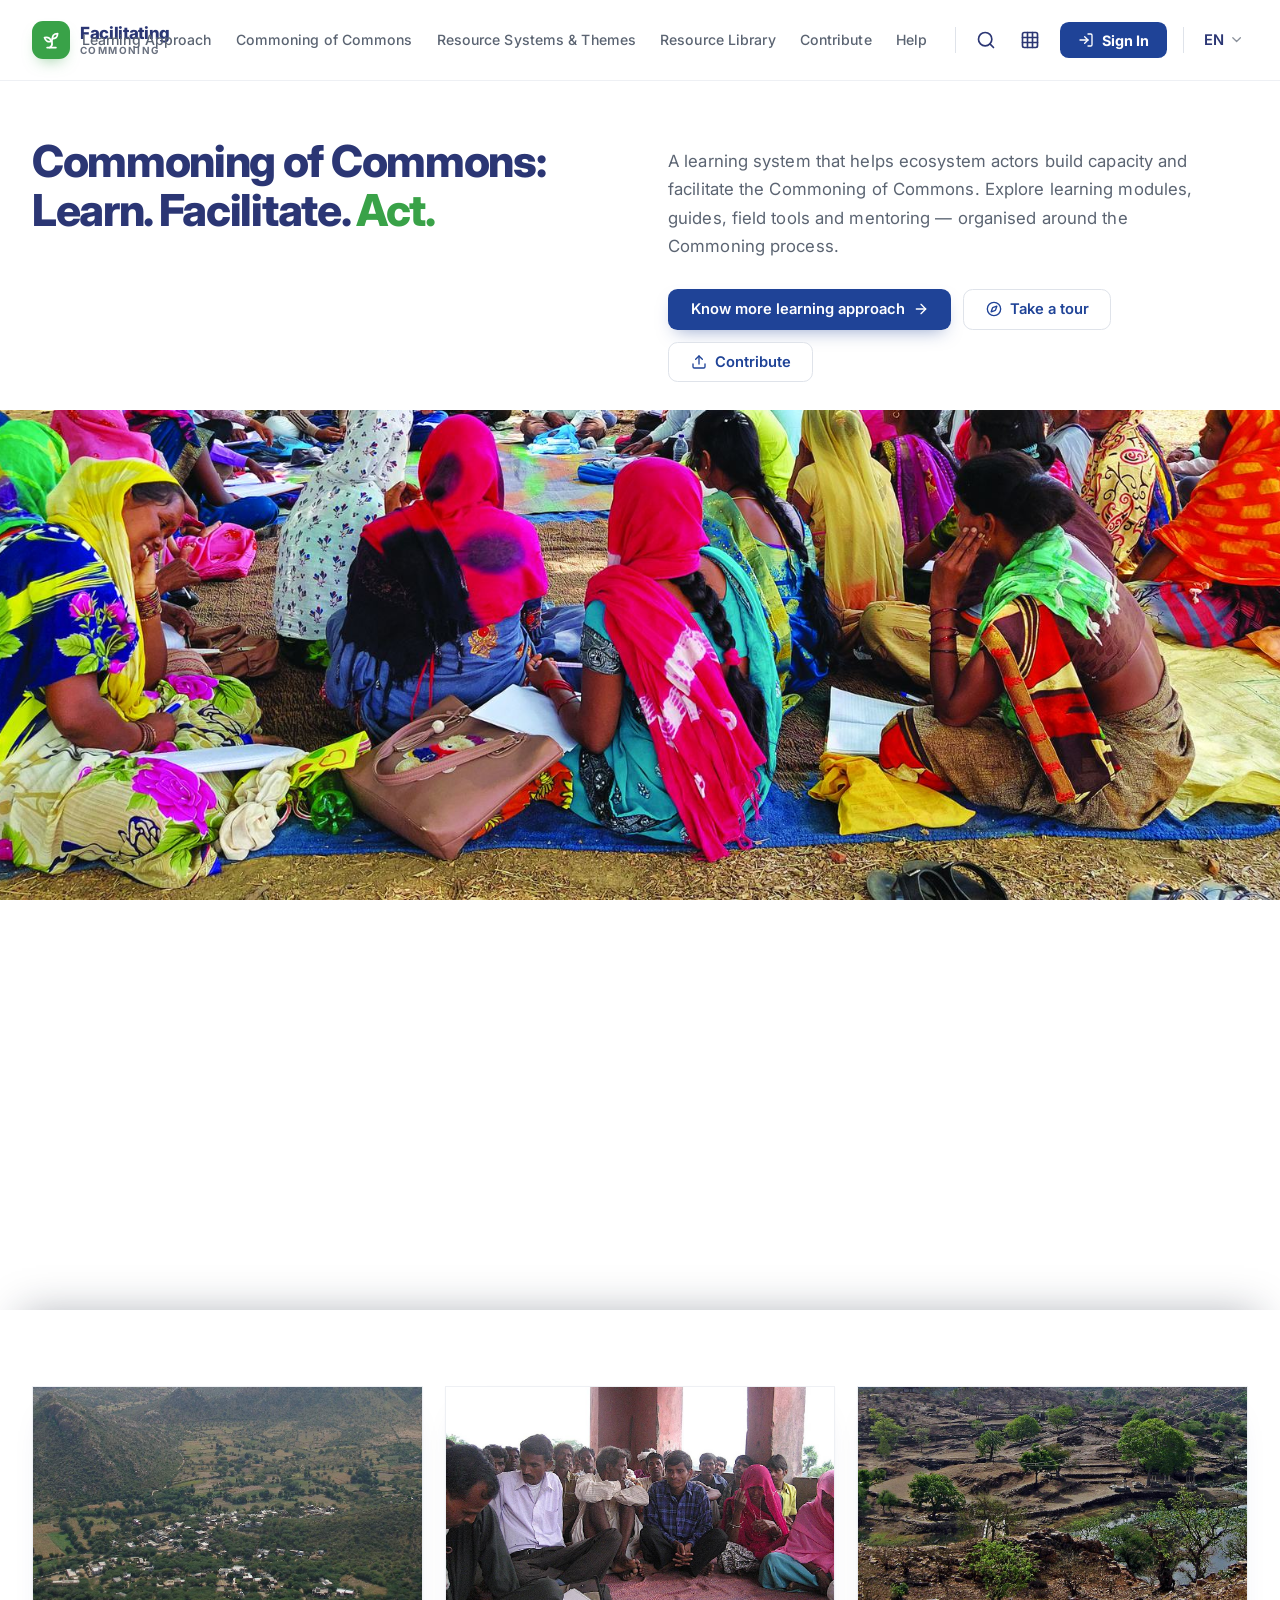
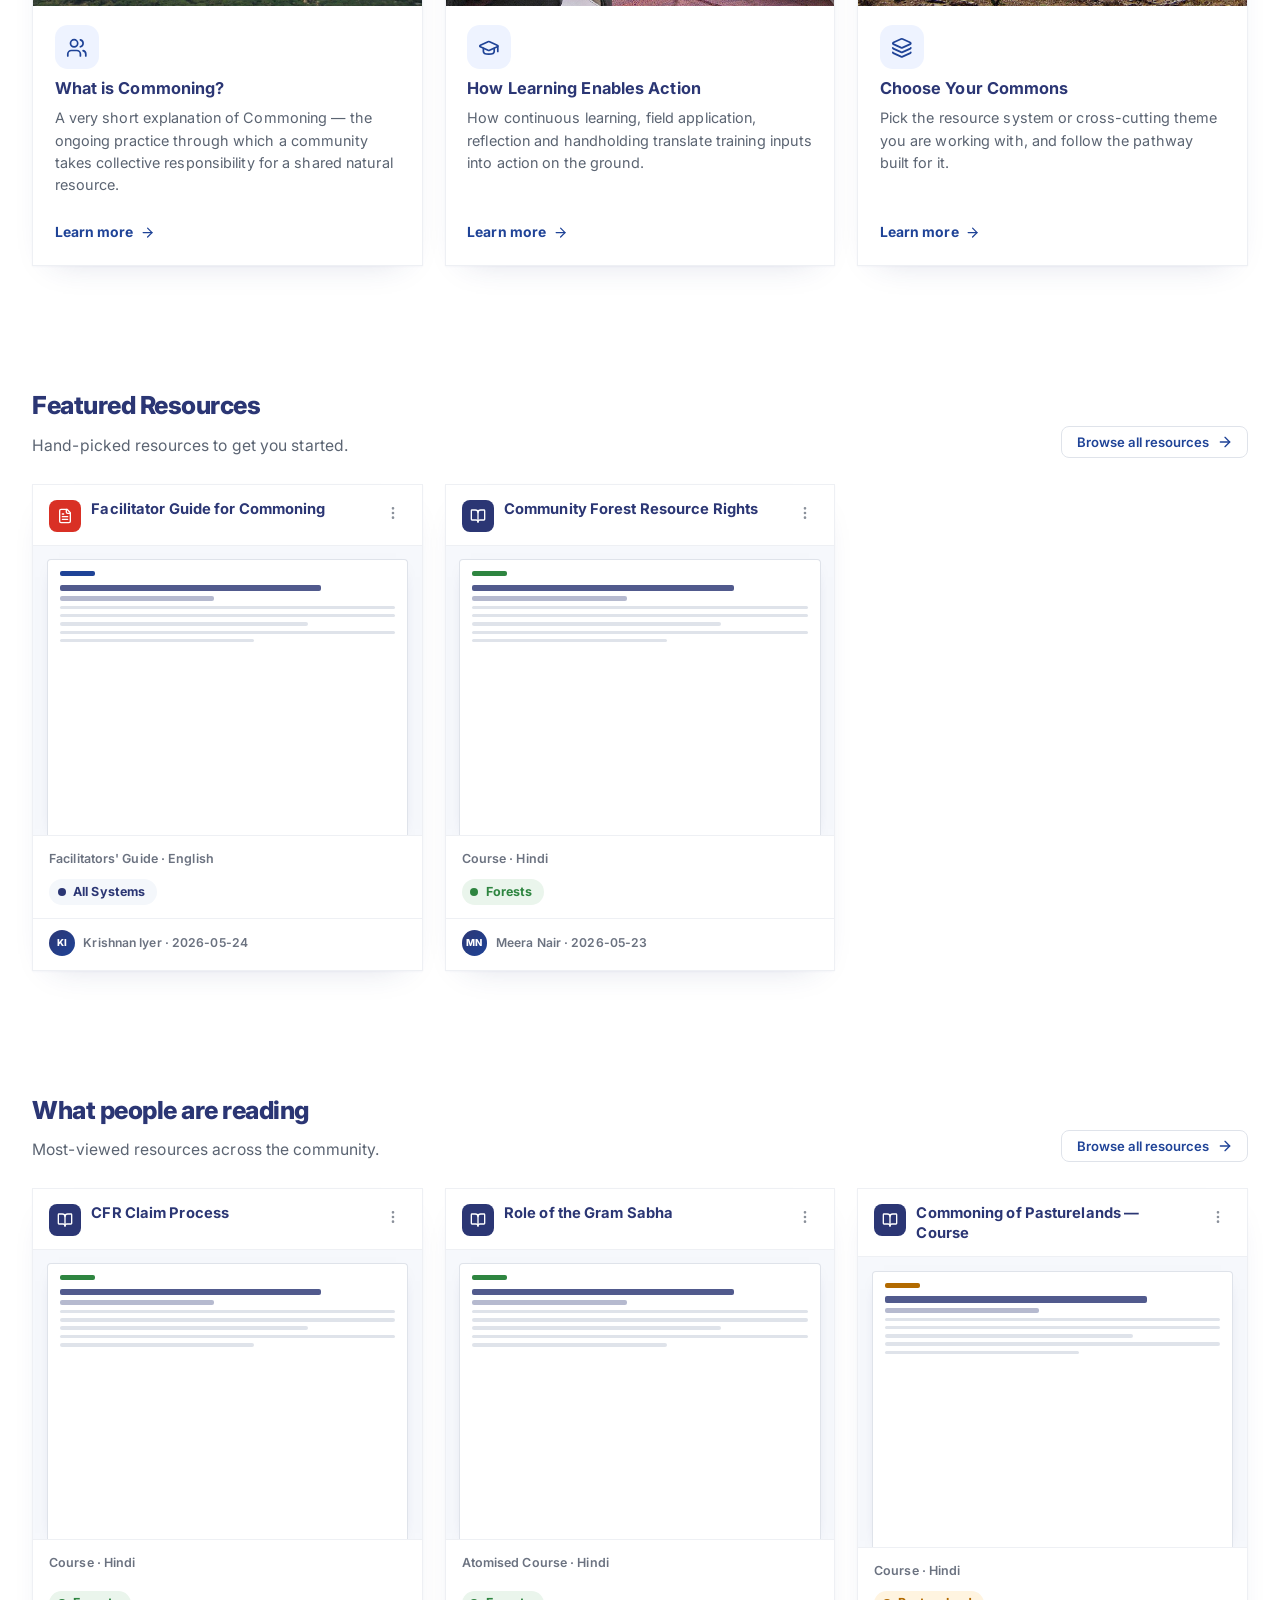
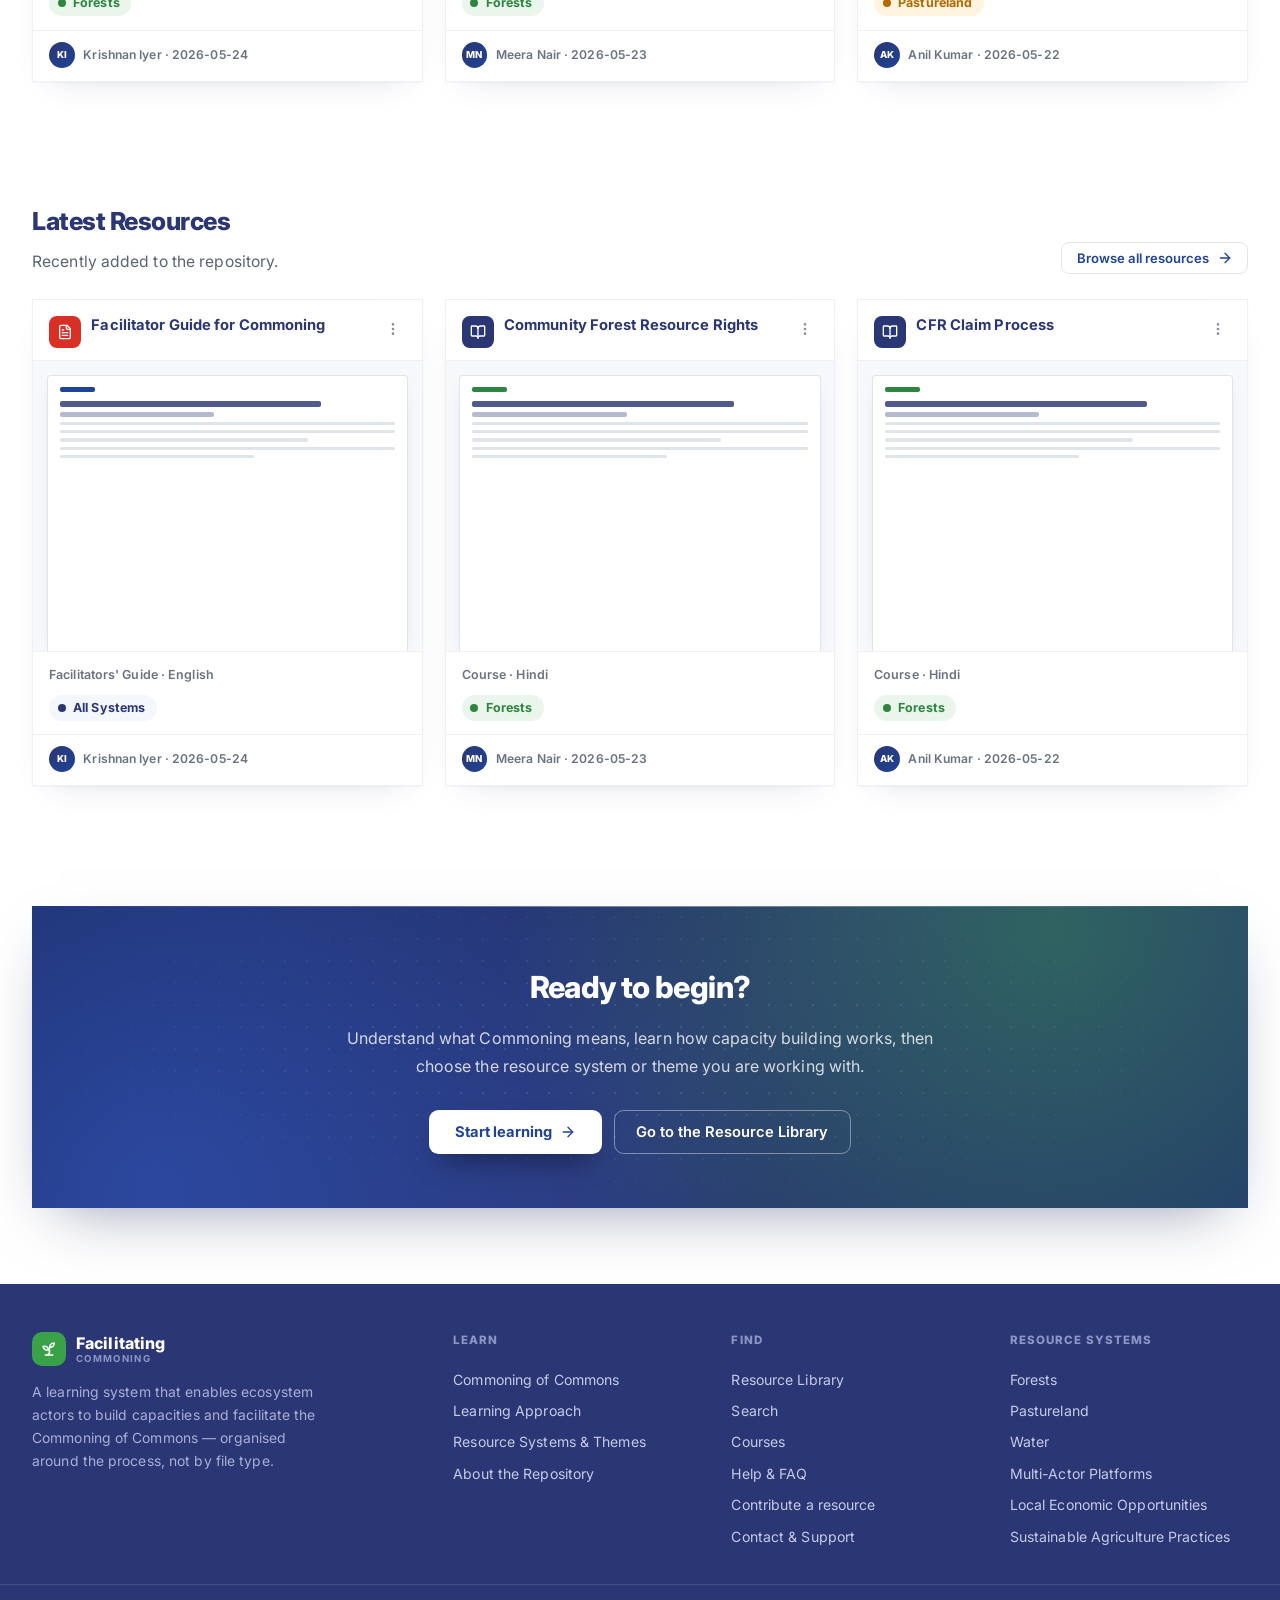
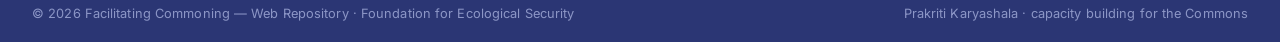
<file: UI Design/design copy.html>
<!doctype html>
<html lang="en">
<head>
<meta charset="utf-8">
<meta name="viewport" content="width=device-width, initial-scale=1">
<title>Facilitating Commoning — Web Repository</title>
<meta name="description" content="A learning system that enables ecosystem actors to understand and facilitate the Commoning of Commons.">
<link rel="preconnect" href="https://fonts.googleapis.com">
<link rel="preconnect" href="https://fonts.gstatic.com" crossorigin>
<link href="https://fonts.googleapis.com/css2?family=Inter:wght@400;500;600;700;800&display=swap" rel="stylesheet">
<script src="assets/vendor/lucide.min.js"></script>
<style>
/* ============================================================
   FACILITATING COMMONING — WEB REPOSITORY
   Content and structure: the approved wireframe (../index.html)
   Visual language: the Understanding Commons platform design
   navy ink · blue CTAs · green accent · square panels · soft depth
   ============================================================ */
:root{
  --ink:#2B3674; --ink-2:#3a4660; --ink-3:#242f63;
  --blue:#1F4397; --blue-h:#18316f; --blue-soft:#EEF3FF;
  --green:#39A248; --green-d:#2E8540; --green-soft:#EAF5EC; --green-line:#cdebd4;
  --muted:#5b6472; --muted-2:#6b7280; --faint:#8a909a;
  --line:#eef0f4; --line-2:#dfe3ea; --bg-soft:#f6f8fc; --chip:#f4f7fb; --white:#fff;
  --amber:#B26A00; --amber-soft:#FFFBEB; --amber-line:#F5E3A3; --amber-d:#7a5a12;
  --red:#E11D48; --red-soft:#FFF1F4;
  /* the five commons families */
  --t-forest:#2E8540;   --t-forest-s:#EAF5EC;
  --t-pasture:#B26A00;  --t-pasture-s:#FFF4E0;
  --t-water:#1565C0;    --t-water-s:#E8F1FD;
  --t-coastal:#0E9488;  --t-coastal-s:#E1F5F3;
  --t-cultural:#7C3AED; --t-cultural-s:#F2ECFE;
  --sans:'Inter','Helvetica Neue',Helvetica,'Segoe UI',Roboto,system-ui,Arial,sans-serif;
  --mono:'SFMono-Regular',Consolas,'Liberation Mono',Menlo,monospace;
  --shadow-card:0 1px 2px rgba(43,54,116,.03),0 14px 34px -22px rgba(43,54,116,.22);
  --shadow-lift:0 22px 46px -22px rgba(43,54,116,.32);
  --shadow-float:0 16px 36px -12px rgba(43,54,116,.28);
  --r:.9rem; --r-sm:.6rem; --r-lg:1.1rem;
}
*{box-sizing:border-box}
html{scroll-behavior:smooth}
body{margin:0;background:var(--white);color:var(--ink);font-family:var(--sans);font-size:16px;
  line-height:1.55;letter-spacing:.1px;-webkit-font-smoothing:antialiased;-moz-osx-font-smoothing:grayscale}
a{color:inherit;text-decoration:none}
button{font-family:inherit;cursor:pointer}
img{max-width:100%;display:block}
h1{font-size:clamp(2rem,4.2vw,2.6rem);font-weight:800;letter-spacing:-.03em;color:var(--ink);line-height:1.12;margin:0}
h2{font-weight:800;letter-spacing:-.02em;color:var(--ink);margin:0}
h3,h4,h5{font-weight:700;color:var(--ink);margin:0}
p{margin:0}
em{font-style:normal;color:var(--green)}
:focus-visible{outline:2px solid var(--blue);outline-offset:2px}
.mx{max-width:90rem;margin:0 auto;padding:0 2rem}
.mx-sm{max-width:56rem;margin:0 auto;padding:0 2rem}
@media(max-width:560px){.mx,.mx-sm{padding:0 1.15rem}}

/* ---------- nav ---------- */
nav.top{position:sticky;top:0;z-index:60;background:#fff;border-bottom:1px solid var(--line);
  box-shadow:none;transition:box-shadow .2s ease}
nav.top.scrolled{box-shadow:0 1px 14px -8px rgba(43,54,116,.35)}
nav.top .bar{display:flex;align-items:center;gap:1.75rem;height:5rem;max-width:90rem;margin:0 auto;padding:0 2rem}
.brand{display:inline-flex;align-items:center;gap:10px;cursor:pointer;flex:none}
.brand .mk{width:38px;height:38px;border-radius:11px;background:var(--green);display:grid;place-items:center;
  color:#fff;flex:none;box-shadow:0 8px 16px -8px rgba(57,162,72,.6)}
.brand .mk i,.brand .mk svg.lucide{width:21px;height:21px}
.brand .bt{font-size:1.05rem;font-weight:800;letter-spacing:-.02em;color:var(--ink);line-height:1.05}
.brand .bt em{display:block;font-size:.62rem;font-weight:700;letter-spacing:.14em;color:var(--muted-2);text-transform:uppercase;margin-top:2px}
nav.top .links{display:flex;align-items:center;gap:2rem;flex:1;justify-content:flex-end;min-width:0}
nav.top .links a{color:var(--muted);font-size:.95rem;font-weight:500;padding:.35rem 0;
  white-space:nowrap;transition:color .15s}
nav.top .links a:hover{color:var(--ink);background:none}
nav.top .links a.active{color:var(--green-d);background:none;font-weight:700}
.navright{display:flex;align-items:center;gap:1rem;flex:none}
.navdiv{width:1px;height:1.6rem;background:var(--line-2);flex:none}
.nav-ic{border:0;background:none;padding:.25rem;color:var(--ink);display:grid;place-items:center;transition:color .15s}
.nav-ic:hover{color:var(--green-d)}
.nav-ic i,.nav-ic svg.lucide{width:1.25rem;height:1.25rem}
.langw{position:relative}
.langbtn{display:inline-flex;align-items:center;gap:.3rem;border:0;background:none;padding:.25rem;
  font:inherit;font-size:.92rem;font-weight:600;color:var(--ink);transition:color .15s}
.langbtn:hover{color:var(--green-d)}
.langbtn i,.langbtn svg.lucide{width:.95rem;height:.95rem;color:var(--faint);transition:transform .15s}
.langw.open .langbtn i,.langw.open .langbtn svg.lucide{transform:rotate(180deg)}
.lang-menu{position:absolute;right:0;top:calc(100% + .6rem);min-width:9rem;background:#fff;border:1px solid var(--line);
  box-shadow:var(--shadow-float);padding:.3rem;display:none;z-index:70}
.langw.open .lang-menu{display:block}
.lang-opt{display:block;width:100%;text-align:left;border:0;background:none;padding:.55rem .7rem;font:inherit;
  font-size:.9rem;font-weight:600;color:var(--ink)}
.lang-opt:hover{background:var(--bg-soft)}
.lang-opt.on{color:var(--green-d)}
.lang-note{padding:.6rem .7rem 0;margin-top:.35rem;border-top:1px solid var(--line);
  font-size:.72rem;line-height:1.5;color:var(--faint)}
@media(max-width:980px){.navdiv,.langw{display:none}}
.iconbtn{width:2.4rem;height:2.4rem;border-radius:.65rem;border:1px solid var(--line-2);background:#fff;
  display:grid;place-items:center;color:var(--muted);transition:.15s}
.iconbtn:hover{border-color:var(--blue);color:var(--blue);background:var(--blue-soft)}
.iconbtn i,.iconbtn svg.lucide{width:1.05rem;height:1.05rem}
.signin-btn{background:var(--blue);color:#fff;border:none;border-radius:.55rem;padding:.6rem 1.15rem;
  font-size:.9rem;font-weight:700;display:inline-flex;align-items:center;gap:.45rem;transition:.15s}
.signin-btn:hover{background:var(--blue-h)}
.signin-btn i,.signin-btn svg.lucide{width:1rem;height:1rem}
.navtoggle{display:none;width:2.4rem;height:2.4rem;border-radius:.65rem;border:1px solid var(--line-2);
  background:#fff;color:var(--ink);place-items:center}
.navtoggle i,.navtoggle svg.lucide{width:1.2rem;height:1.2rem}
@media(max-width:1400px){nav.top .links{gap:1.5rem}nav.top .links a{font-size:.88rem}}
@media(max-width:1220px){nav.top .bar{gap:1rem}nav.top .links{gap:1.05rem}nav.top .links a{font-size:.82rem}}
@media(max-width:1080px){nav.top .links{gap:.75rem}nav.top .links a{font-size:.78rem}}
@media(max-width:980px){nav.top .links{display:none}.navtoggle{display:grid}}
@media(max-width:700px){
  nav.top .bar{gap:.5rem;padding:0 1.15rem}
  .navright{gap:.5rem}
  .brand .bt{font-size:.95rem}
  .brand .mk{width:34px;height:34px}
  .signin-btn{padding:.55rem .8rem}
  .profilew-menu{width:14.5rem}
}
/* mobile drawer */
.mobnav{display:none;border-top:1px solid var(--line);background:#fff;padding:.75rem 1.15rem 1.15rem;
  box-shadow:0 12px 20px -14px rgba(43,54,116,.4)}
.mobnav.open{display:block}
.mobnav a{display:flex;align-items:center;gap:.65rem;padding:.7rem .75rem;border-radius:.6rem;
  font-size:.95rem;font-weight:600;color:var(--muted)}
.mobnav a.active{background:var(--blue-soft);color:var(--blue)}
.mobnav a i,.mobnav a svg.lucide{width:1.05rem;height:1.05rem;color:var(--faint)}

/* profile chip */
.profilew{position:relative}
.profilew-btn{display:inline-flex;align-items:center;border:0;background:none;padding:0;border-radius:50%;
  transition:box-shadow .15s}
.profilew-btn:hover,.profilew.open .profilew-btn{box-shadow:0 0 0 3px rgba(46,133,64,.25)}
.profilew-btn .pw-av{width:2.1rem;height:2.1rem;font-size:.75rem}
.pw-av{width:1.85rem;height:1.85rem;border-radius:999px;background:linear-gradient(135deg,#2B3674,#1F4397);
  color:#fff;display:grid;place-items:center;font-size:.68rem;font-weight:800;flex:none}
.pw-av.lg{width:2.9rem;height:2.9rem;font-size:.95rem}
.pw-cv{width:.9rem;height:.9rem;color:var(--faint);transition:transform .15s}
.profilew.open .pw-cv{transform:rotate(180deg)}
.profilew-menu{position:absolute;right:0;top:calc(100% + .55rem);width:16rem;background:#fff;border:1px solid var(--line);
  border-radius:.8rem;box-shadow:var(--shadow-float);padding:.4rem;display:none;z-index:70}
.profilew.open .profilew-menu{display:block}
.pw-head{display:flex;align-items:center;gap:.7rem;padding:.7rem}
.pw-head b{display:block;font-size:.92rem;color:var(--ink)}
.pw-head>div>span{font-size:.75rem;color:var(--muted-2)}
.pw-head .pw-av{color:#fff}
.pw-div{height:1px;background:var(--line);margin:.35rem 0}
.pw-item{display:flex;align-items:center;gap:.65rem;width:100%;background:none;border:0;padding:.6rem .7rem;
  border-radius:.55rem;font:inherit;font-size:.9rem;font-weight:600;color:var(--ink);text-align:left}
.pw-item:hover{background:var(--bg-soft)}
.pw-item i,.pw-item svg.lucide{width:1rem;height:1rem;color:var(--faint)}
.pw-item.danger{color:var(--red)}
.pw-item.danger i,.pw-item.danger svg.lucide{color:var(--red)}

/* ---------- buttons ---------- */
.btn{display:inline-flex;align-items:center;justify-content:center;gap:.5rem;border-radius:.6rem;
  font-size:.92rem;font-weight:600;padding:.65rem 1.35rem;border:1px solid transparent;white-space:nowrap;
  transition:transform .12s,box-shadow .2s,background .2s,border-color .15s,color .15s}
.btn:active{transform:translateY(1px)}
.btn i,.btn svg.lucide,.btn svg{width:1rem;height:1rem;flex:none}
.btn-primary{background:var(--blue);color:#fff;box-shadow:0 8px 18px -8px rgba(31,67,151,.5)}
.btn-primary:hover{background:var(--blue-h);transform:translateY(-1px);box-shadow:0 12px 24px -8px rgba(31,67,151,.55)}
.btn-green{background:var(--green);color:#fff;box-shadow:0 8px 18px -8px rgba(57,162,72,.55)}
.btn-green:hover{background:var(--green-d);transform:translateY(-1px)}
.btn-outline{background:#fff;border-color:var(--line-2);color:var(--blue)}
.btn-outline:hover{background:var(--blue);color:#fff;border-color:var(--blue)}
.btn-ghost{background:transparent;color:var(--muted);padding:.55rem .8rem}
.btn-ghost:hover{color:var(--ink);background:var(--chip)}
.btn-white{background:#fff;color:var(--blue);font-weight:700;border:none}
.btn-white:hover{background:#eef3ff;color:var(--blue-h)}
.btn.sm{padding:.45rem .9rem;font-size:.82rem;border-radius:.5rem}
.btn.block{width:100%}
.btn.arrow svg,.btn.arrow i{transition:transform .15s}
.btn.arrow:hover svg,.btn.arrow:hover i{transform:translateX(3px)}
.linkbtn{display:inline-flex;align-items:center;gap:.35rem;background:none;border:0;padding:0;
  font-size:.87rem;font-weight:700;color:var(--blue);transition:gap .15s}
.linkbtn:hover{gap:.55rem;color:var(--blue-h)}
.linkbtn i,.linkbtn svg.lucide{width:.95rem;height:.95rem}

/* ---------- shared bits ---------- */
.eyebrow{display:inline-flex;align-items:center;gap:.55rem;font-size:.72rem;font-weight:700;letter-spacing:.08em;
  text-transform:uppercase;color:var(--green-d);background:var(--green-soft);border:1px solid var(--green-line);
  padding:.4rem .85rem;border-radius:999px}
.eyebrow .pd{width:7px;height:7px;border-radius:50%;background:var(--green);box-shadow:0 0 0 4px rgba(57,162,72,.16);flex:none}
.eyebrow.blue{color:var(--blue);background:var(--blue-soft);border-color:#d5e0ff}
.eyebrow.blue .pd{background:var(--blue);box-shadow:0 0 0 4px rgba(31,67,151,.14)}
.kicker{font-size:.72rem;font-weight:800;letter-spacing:.09em;text-transform:uppercase;color:var(--faint)}
.lead{font-size:1.08rem;color:var(--muted);line-height:1.65}
.sub{color:var(--muted);max-width:52rem;margin:.55rem 0 0;font-size:.98rem}
.muted{color:var(--muted-2)}
.section{padding:76px 0}
.section.tight{padding:44px 0}
@media(max-width:700px){.section{padding:56px 0}.section.tight{padding:40px 0}}
.band{background:var(--bg-soft);border-top:1px solid var(--line);border-bottom:1px solid var(--line)}
.sechead{display:flex;align-items:flex-end;justify-content:space-between;gap:1.25rem;flex-wrap:wrap;margin-bottom:1.6rem}
.sechead h2{font-size:1.55rem}
.panel{background:#fff;border:1px solid var(--line);border-radius:0;padding:1.6rem;box-shadow:var(--shadow-card)}
.grid{display:grid;gap:1.35rem}
.g2{grid-template-columns:repeat(2,1fr)}
.g3{grid-template-columns:repeat(3,1fr)}
.g4{grid-template-columns:repeat(4,1fr)}
.row{display:flex;gap:.75rem;flex-wrap:wrap}
.stack{display:flex;flex-direction:column;gap:1rem}
.between{display:flex;align-items:center;justify-content:space-between;gap:1rem;flex-wrap:wrap}
.mt8{margin-top:.5rem}.mt12{margin-top:.75rem}.mt16{margin-top:1rem}.mt24{margin-top:1.5rem}
@media(max-width:980px){.g4{grid-template-columns:repeat(2,1fr)}.g3{grid-template-columns:repeat(2,1fr)}}
@media(max-width:700px){.g2,.g3,.g4{grid-template-columns:1fr}}

/* tags & pills */
.tag{display:inline-flex;align-items:center;gap:.35rem;padding:.22rem .7rem;background:var(--chip);color:var(--muted);
  border:1px solid var(--line);border-radius:999px;font-size:.78rem;font-weight:600;white-space:nowrap}
.tag.solid{background:var(--green-soft);color:var(--green-d);border-color:var(--green-line)}
.tag.blue{background:var(--blue-soft);color:var(--blue);border-color:#d5e0ff}
.tag.off{color:var(--faint)}
.tags{display:flex;flex-wrap:wrap;gap:.4rem}
.badge{display:inline-block;padding:.24rem .7rem;color:#fff;font-size:.7rem;font-weight:700;border-radius:.35rem;letter-spacing:.02em}
.b-forest{background:var(--t-forest)}.b-pasture{background:var(--t-pasture)}.b-water{background:var(--t-water)}
.b-coastal{background:var(--t-coastal)}.b-cultural{background:var(--t-cultural)}.b-all{background:var(--ink)}

/* icon tiles */
.ic-tile{display:inline-grid;place-items:center;width:2.75rem;height:2.75rem;border-radius:.8rem;
  background:var(--green-soft);color:var(--green-d);flex:none;transition:background .2s,color .2s}
.ic-tile i,.ic-tile svg.lucide{width:1.35rem;height:1.35rem;stroke-width:1.9}
.ic-tile.lg{width:3.2rem;height:3.2rem;border-radius:.9rem}
.ic-tile.blue{background:var(--blue-soft);color:var(--blue)}
.ic-tile.amber{background:var(--amber-soft);color:var(--amber)}
.ic-tile.forest{background:var(--t-forest-s);color:var(--t-forest)}
.ic-tile.pasture{background:var(--t-pasture-s);color:var(--t-pasture)}
.ic-tile.water{background:var(--t-water-s);color:var(--t-water)}
.ic-tile.coastal{background:var(--t-coastal-s);color:var(--t-coastal)}
.ic-tile.cultural{background:var(--t-cultural-s);color:var(--t-cultural)}

/* ---------- breadcrumb ---------- */
.crumbbar{position:relative;z-index:1;background:#fff}
.crumb{display:flex;align-items:center;gap:.5rem;font-size:.83rem;color:var(--muted-2);padding:1.1rem 0 0;flex-wrap:wrap}
.crumb a{display:inline-flex;align-items:center;gap:.35rem;font-weight:600;transition:color .15s;cursor:pointer}
.crumb a:hover{color:var(--blue)}
.crumb i,.crumb svg.lucide{width:.9rem;height:.9rem}
.crumb .sep{color:var(--line-2)}
.crumb .here{color:var(--ink);font-weight:700}

/* ---------- hero ---------- */
.hero{background:linear-gradient(to bottom,var(--bg-soft),var(--white));border-bottom:1px solid var(--line)}
.hero.white{background:#fff}
.hero-intro{max-width:56rem}
.wc-collage{margin:0;padding:0}
.wc-collage img{width:100%;height:auto;display:block}

.hero .in{max-width:90rem;margin:0 auto;padding:3.5rem 2rem 3rem}
.hero-split{display:grid;grid-template-columns:1.15fr 1fr;gap:3rem;align-items:center}
.hero h1{margin:1.1rem 0 1rem}
.hero .lead{max-width:36rem}
.hero .row{margin-top:1.75rem}
.hero-note{display:flex;align-items:flex-start;gap:.55rem;margin-top:1.5rem;font-size:.83rem;color:var(--muted-2);font-weight:600;line-height:1.6}
.hero-note i,.hero-note svg.lucide{width:1rem;height:1rem;color:var(--green);flex:none;margin-top:.15rem}
@media(max-width:900px){.hero-split{grid-template-columns:1fr;gap:2rem}.hero .in{padding:2.5rem 2rem}}
@media(max-width:560px){.hero .in{padding:2rem 1.15rem}}

/* image frame / placeholder */
.imgframe{position:relative;border:1px solid var(--line-2);border-radius:0;overflow:hidden;background:#fff;
  box-shadow:0 24px 60px -32px rgba(43,54,116,.45);min-height:16rem}
.imgframe>img{width:100%;height:100%;object-fit:cover}
.ph{position:absolute;inset:0;display:flex;flex-direction:column;align-items:center;justify-content:center;gap:.6rem;
  text-align:center;padding:1.25rem;background:
   linear-gradient(135deg,rgba(57,162,72,.05),rgba(31,67,151,.06)),
   repeating-linear-gradient(45deg,transparent,transparent 11px,rgba(43,54,116,.045) 11px,rgba(43,54,116,.045) 12px),#fff;
  color:var(--muted-2)}
.ph b{font-size:.92rem;font-weight:700;color:var(--ink)}
.ph span{font-size:.76rem;color:var(--faint)}
.ph .ic-tile{background:#fff;border:1px solid var(--line-2);color:var(--blue)}
.ph.flat{position:static;min-height:9rem;border:1px solid var(--line-2);border-radius:0}
.ph.tall{min-height:20rem}
.ph.play .ic-tile{background:var(--blue);color:#fff;border:none;box-shadow:0 12px 26px -10px rgba(31,67,151,.6)}


/* ---------- page head ---------- */
.pagehead{background:linear-gradient(to bottom,var(--bg-soft),var(--white));border-bottom:1px solid var(--line)}
.pagehead .in{max-width:90rem;margin:0 auto;padding:2.25rem 2rem 2.75rem;display:flex;align-items:flex-end;
  justify-content:space-between;gap:1.5rem;flex-wrap:wrap}
.pagehead h1{font-size:1.9rem;margin:.9rem 0 .6rem}
.pagehead p{color:var(--muted);max-width:48rem}
@media(max-width:560px){.pagehead .in{padding:1.5rem 1.15rem 2rem}}

/* ---------- cards ---------- */
.card{background:#fff;border:1px solid var(--line);border-radius:0;padding:1.35rem;display:flex;
  flex-direction:column;gap:.7rem;box-shadow:var(--shadow-card);transition:box-shadow .2s,border-color .15s,transform .15s}
.card.click{cursor:pointer}
.card.click:hover{box-shadow:var(--shadow-lift);border-color:var(--line-2);transform:translateY(-2px)}
.card h3{font-size:1.02rem;line-height:1.35}
.card p{color:var(--muted);font-size:.9rem}
.card .cta{margin-top:auto;padding-top:.35rem}
.card.click:hover h3{color:var(--blue)}

/* report panel (Our Commons publication) */
.reportcard{position:relative;display:grid;grid-template-columns:1.5fr .8fr;gap:2.5rem;align-items:center;
  background:#101a2e;padding:3rem 3.25rem;overflow:hidden}
.reportcard::before{content:'';position:absolute;right:-120px;bottom:-140px;width:360px;height:360px;
  background:radial-gradient(circle,rgba(90,120,220,.28),transparent 70%);pointer-events:none}
.rc-copy{position:relative;z-index:1}
.reportcard h3{font-size:1.6rem;color:#fff;letter-spacing:-.02em;margin:0 0 .9rem}
.reportcard p{font-size:.98rem;line-height:1.75;color:#aab3c9;max-width:44rem;margin:0 0 1.9rem}
.rc-btn{background:#3b74e8;color:#fff;font-weight:700;padding:.8rem 1.5rem;border:none;
  box-shadow:0 14px 28px -12px rgba(59,116,232,.8)}
.rc-btn:hover{background:#2f62cd;color:#fff;transform:translateY(-1px)}
.rc-cover{position:relative;z-index:1;display:flex;justify-content:center}
.rc-cover img{width:100%;max-width:15rem;display:block;background:#fff;padding:6px;border-radius:.7rem;
  transform:rotate(3deg);box-shadow:0 34px 60px -22px rgba(0,0,0,.85);transition:transform .3s ease}
.reportcard:hover .rc-cover img{transform:rotate(0deg) translateY(-4px)}
@media(max-width:820px){
  .reportcard{grid-template-columns:1fr;gap:2rem;padding:2.25rem 1.5rem}
  .rc-cover img{max-width:12rem;transform:none}
}

/* video cards (What are Commons) */
.vcard{padding:0;overflow:hidden;gap:0}
.v-frame{position:relative;display:block;width:100%;aspect-ratio:16/9;border:0;padding:0;margin:0;
  background:#0e1524;overflow:hidden;cursor:pointer}
.v-frame img{width:100%;height:100%;object-fit:contain;display:block;transition:transform .4s ease}
.vcard:hover .v-frame img{transform:scale(1.03)}
.v-frame iframe{width:100%;height:100%;border:0;display:block}
.v-play{position:absolute;left:50%;top:50%;transform:translate(-50%,-50%);width:3.2rem;height:3.2rem;border-radius:50%;
  background:rgba(255,255,255,.95);display:grid;place-items:center;color:var(--blue);
  box-shadow:0 12px 26px -8px rgba(0,0,0,.55);transition:transform .2s ease}
.vcard:hover .v-play{transform:translate(-50%,-50%) scale(1.09)}
.v-play i,.v-play svg.lucide{width:1.35rem;height:1.35rem;margin-left:.12rem}
.v-body{padding:1.1rem 1.25rem 1.25rem;display:flex;flex-direction:column;gap:.35rem;flex:1}
.v-meta{display:flex;align-items:center;gap:.4rem;font-size:.78rem;color:var(--muted-2);font-weight:600}
.v-meta i,.v-meta svg.lucide{width:.95rem;height:.95rem;color:#D93025}

/* photo-topped card (home · six areas) */
.imgcard{padding:0;overflow:hidden;gap:0;border-radius:0}
.imgcard .ic-photo{position:relative;aspect-ratio:16/9;background:var(--bg-soft);overflow:hidden;flex:none}
.imgcard .ic-photo img{width:100%;height:100%;object-fit:cover;display:block;transition:transform .45s ease}
.imgcard:hover .ic-photo img{transform:scale(1.045)}
.imgcard .ic-photo .ph{background:var(--bg-soft)}
.imgcard .ic-body{padding:1.2rem 1.35rem 1.35rem;display:flex;flex-direction:column;gap:.5rem;flex:1}

/* type card (five families) */
.typecard{position:relative;overflow:hidden;padding-left:1.5rem}
.typecard::before{content:'';position:absolute;left:0;top:0;bottom:0;width:5px;background:var(--tc,var(--green))}
.typecard .tc-num{font-family:var(--mono);font-size:.75rem;font-weight:700;color:var(--faint);letter-spacing:.08em}
.typecard .tc-local{font-size:.8rem;color:var(--tc,var(--green));font-weight:700}

/* five commons types — photo cards (home) */
.typegrid{display:grid;grid-template-columns:repeat(5,1fr);gap:1rem}
@media(max-width:1140px){.typegrid{grid-template-columns:repeat(3,1fr)}}
@media(max-width:780px){.typegrid{grid-template-columns:repeat(2,1fr)}}
@media(max-width:480px){.typegrid{grid-template-columns:1fr}}
.tcard{position:relative;display:flex;flex-direction:column;background:#fff;border:1px solid var(--line);
  overflow:hidden;cursor:pointer;box-shadow:var(--shadow-card);
  transition:transform .18s ease,box-shadow .2s ease,border-color .15s}
.tcard:hover,.tcard:focus-visible{transform:translateY(-3px);box-shadow:var(--shadow-lift);border-color:var(--tc);outline:none}
.tcard::after{content:'';position:absolute;left:0;right:0;top:0;height:3px;background:var(--tc);z-index:3;
  transform:scaleX(0);transform-origin:left;transition:transform .28s ease}
.tcard:hover::after,.tcard:focus-visible::after{transform:scaleX(1)}
.tc-photo{position:relative;aspect-ratio:2/1;overflow:hidden;background:#fff;display:grid;place-items:center;
  padding:.4rem .5rem 0;border-bottom:1px solid var(--line)}
.tc-photo img{width:100%;height:100%;object-fit:contain;display:block;transition:transform .5s ease}
.tcard:hover .tc-photo img{transform:scale(1.04)}
.tc-photo .ph{position:absolute;inset:0}
.tc-body{padding:.9rem 1rem 1.05rem;display:flex;flex-direction:column;gap:.35rem;flex:1}
.tc-body h3{font-size:1.02rem;line-height:1.15}
.tc-kind{display:block;font-size:.66rem;font-weight:800;letter-spacing:.1em;text-transform:uppercase;color:var(--tc);margin-top:.25rem}
.tc-local{font-size:.78rem;color:var(--muted-2);line-height:1.5;margin-top:.1rem}
.tc-go{display:inline-flex;align-items:center;gap:.3rem;margin-top:auto;padding-top:.6rem;
  font-size:.78rem;font-weight:700;color:var(--tc)}
.tc-go i,.tc-go svg.lucide{width:.9rem;height:.9rem;transition:transform .15s}
.tcard:hover .tc-go i,.tcard:hover .tc-go svg.lucide{transform:translateX(3px)}


/* flow diagram */
.flow{display:flex;flex-wrap:wrap;align-items:stretch;gap:.6rem}
.flow .node{flex:1 1 8rem;background:#fff;border:1px solid var(--line);border-radius:.8rem;padding:.85rem 1rem;
  text-align:center;box-shadow:0 1px 2px rgba(43,54,116,.04);cursor:pointer;transition:.15s}
.flow .node:hover{border-color:var(--blue);transform:translateY(-2px)}
.flow .node b{display:block;font-size:.87rem;font-weight:700;color:var(--ink)}
.flow .node span{display:block;font-family:var(--mono);font-size:.66rem;color:var(--faint);margin-top:.25rem;text-transform:uppercase;letter-spacing:.05em}
.flow .node.strong{background:var(--ink);border-color:var(--ink)}
.flow .node.strong b{color:#fff}.flow .node.strong span{color:rgba(255,255,255,.62)}
.flow .arw{align-self:center;color:var(--line-2);display:grid;place-items:center}
.flow .arw i,.flow .arw svg.lucide{width:1rem;height:1rem}
@media(max-width:640px){.flow .arw{display:none}}

/* feature tiles — local-names map + intro films */
.featuregrid{display:grid;grid-template-columns:1.15fr 1fr;gap:1.35rem;align-items:stretch}
@media(max-width:900px){.featuregrid{grid-template-columns:1fr}}
.feature{position:relative;display:flex;flex-direction:column;overflow:hidden;border:1px solid var(--line);
  background:#fff;box-shadow:var(--shadow-card);cursor:pointer;transition:transform .18s ease,box-shadow .2s ease}
.feature:hover{transform:translateY(-3px);box-shadow:var(--shadow-lift)}
.f-body{padding:1.6rem 1.75rem 1.75rem;display:flex;flex-direction:column;gap:.6rem;flex:1}
.feature h3{font-size:1.35rem;letter-spacing:-.02em;line-height:1.2}
.feature p{font-size:.92rem;line-height:1.65;color:var(--muted)}
.f-cta{display:inline-flex;align-items:center;gap:.4rem;margin-top:auto;padding-top:1.1rem;
  font-size:.87rem;font-weight:700;color:var(--blue)}
.f-cta i,.f-cta svg.lucide{width:.95rem;height:.95rem;transition:transform .15s}
.feature:hover .f-cta i,.feature:hover .f-cta svg.lucide{transform:translateX(3px)}

/* dark map tile */
.feature.dark{background:linear-gradient(140deg,#22326f 0%,#2b3674 58%,#1f4397 100%);border-color:transparent}
.feature.dark::before{content:'';position:absolute;right:-90px;top:-90px;width:300px;height:300px;
  background:radial-gradient(circle,rgba(57,162,72,.35),transparent 68%);pointer-events:none}
.feature.dark>*{position:relative;z-index:1}
.feature.dark h3{color:#fff}
.feature.dark p{color:rgba(255,255,255,.78)}
.feature.dark .kicker{color:#8c96c6}
.feature.dark .f-cta{color:#fff}
.namelist{display:grid;grid-template-columns:1fr 1fr;gap:0 2.5rem;margin:.9rem 0 0;padding:0;list-style:none}
.namelist li{display:flex;align-items:baseline;justify-content:space-between;gap:1rem;
  padding:.6rem 0;border-bottom:1px solid rgba(255,255,255,.14)}
.namelist b{font-size:.92rem;font-weight:600;color:#fff;letter-spacing:-.01em}
.namelist span{font-size:.72rem;font-weight:600;letter-spacing:.05em;text-transform:uppercase;color:#95a0cc;white-space:nowrap}
@media(max-width:620px){.namelist{grid-template-columns:1fr;gap:0}}
.feature.dark .f-body{justify-content:space-between;gap:1.1rem}
.f-stats{display:grid;grid-template-columns:repeat(3,1fr);gap:1rem;margin-top:.35rem;padding-top:1.25rem;
  border-top:1px solid rgba(255,255,255,.16)}
.f-stats b{display:block;font-size:1.75rem;font-weight:800;letter-spacing:-.02em;color:#fff;line-height:1}
.f-stats span{display:block;margin-top:.35rem;font-size:.72rem;font-weight:600;letter-spacing:.04em;color:#a8b0d8;line-height:1.35}
@media(max-width:420px){.f-stats{grid-template-columns:1fr 1fr}}

/* film tile */
.f-player{position:relative;aspect-ratio:2/1;background:#0e1524;display:grid;place-items:center;overflow:hidden}
.f-poster{position:absolute;inset:0;width:100%;height:100%;object-fit:cover;display:block;
  transition:transform .6s ease;opacity:.92}
.feature:hover .f-poster{transform:scale(1.04)}
.f-player::after{content:'';position:absolute;inset:0;
  background:linear-gradient(to top,rgba(10,18,38,.78),rgba(10,18,38,.18) 55%,rgba(10,18,38,.35))}
.f-play{position:relative;z-index:2;width:3.6rem;height:3.6rem;border-radius:50%;background:#fff;display:grid;place-items:center;
  color:var(--blue);box-shadow:0 14px 30px -10px rgba(0,0,0,.55);transition:transform .2s ease}
.feature:hover .f-play{transform:scale(1.08)}
.f-play i,.f-play svg.lucide{width:1.5rem;height:1.5rem;margin-left:.15rem}
.f-badge{position:absolute;z-index:2;left:1rem;bottom:1rem;font-size:.72rem;font-weight:700;letter-spacing:.05em;
  text-transform:uppercase;color:rgba(255,255,255,.85)}
.filmlist{display:flex;flex-direction:column;margin-top:.35rem}
.filmrow{display:flex;align-items:center;gap:.7rem;padding:.6rem 0;border-top:1px solid var(--line);font-size:.87rem;color:var(--ink)}
.filmrow:first-child{border-top:0}
.filmrow .fn{font-family:var(--mono);font-size:.7rem;font-weight:700;color:var(--faint)}
.filmrow .ft{flex:1;font-weight:600}
.filmrow .fd{font-size:.76rem;color:var(--muted-2)}

/* gateway CTA (navy gradient) */
.gateway{position:relative;overflow:hidden;border-radius:0;padding:3.6rem 2rem 3.4rem;text-align:center;color:#fff;
  background:
    radial-gradient(circle at 84% 8%,rgba(57,162,72,.42),transparent 52%),
    radial-gradient(circle at 10% 92%,rgba(51,96,214,.5),transparent 55%),
    linear-gradient(135deg,#1c2a5e 0%,#2b3674 55%,#22326f 100%);
  box-shadow:0 24px 60px -28px rgba(20,30,80,.5)}
/* a fine dot grid gives the band some texture, faded out at the edges */
.gateway::before{content:'';position:absolute;inset:0;pointer-events:none;
  background-image:radial-gradient(rgba(255,255,255,.10) 1px,transparent 1px);
  background-size:22px 22px;
  -webkit-mask-image:radial-gradient(ellipse at 50% 45%,#000 25%,transparent 75%);
  mask-image:radial-gradient(ellipse at 50% 45%,#000 25%,transparent 75%)}
/* a hairline of light along the top edge */
.gateway::after{content:'';position:absolute;left:0;right:0;top:0;height:1px;pointer-events:none;
  background:linear-gradient(90deg,transparent,rgba(255,255,255,.4),transparent)}
.gateway>*{position:relative;z-index:1}
.gateway h2{color:#fff;font-size:clamp(1.5rem,2.6vw,1.9rem);letter-spacing:-.02em;margin:0 0 .8rem}
.gateway p{color:rgba(255,255,255,.8);max-width:38rem;margin:0 auto 1.9rem;line-height:1.75;font-size:1rem}
/* the primary action lifts off the band */
.gateway .btn-white{padding:.8rem 1.6rem;box-shadow:0 14px 30px -12px rgba(0,0,0,.55)}
.gateway .btn-white:hover{transform:translateY(-2px);box-shadow:0 20px 38px -14px rgba(0,0,0,.6)}
@media(max-width:700px){.gateway{padding:2.75rem 1.25rem}}

/* callout strip */
.callout{display:flex;align-items:center;justify-content:space-between;gap:1.25rem;flex-wrap:wrap;
  background:#fff;border:1px solid var(--line);border-left:5px solid var(--green);border-radius:0;
  padding:1.4rem 1.6rem;box-shadow:var(--shadow-card)}
.callout .tx strong{display:block;font-size:1.02rem;color:var(--ink)}
.callout .tx span{font-size:.9rem;color:var(--muted)}

/* ---------- resource cards ---------- */
.rcard{background:#fff;border:1px solid var(--line);border-radius:0;padding:1.4rem;display:flex;
  flex-direction:column;gap:.85rem;box-shadow:var(--shadow-card);transition:.2s}
.rcard:hover{box-shadow:var(--shadow-lift);border-color:var(--line-2);transform:translateY(-2px)}
.rcard .rtop{display:flex;justify-content:space-between;gap:.75rem;align-items:flex-start}
.rcard h4{font-size:1rem;font-weight:700;line-height:1.4;margin:0}
.rcard .purpose{color:var(--muted);font-size:.87rem;flex:1}
.rcard .rfoot{display:flex;align-items:center;justify-content:space-between;gap:.75rem;padding-top:.9rem;
  border-top:1px solid var(--line)}
.fmt{display:inline-flex;align-items:center;gap:.35rem;font-size:.74rem;font-weight:700;color:var(--muted-2);
  text-transform:uppercase;letter-spacing:.05em}
.fmt i,.fmt svg.lucide{width:.9rem;height:.9rem}

/* filters */
.layout-side{display:grid;grid-template-columns:17rem 1fr;gap:2rem;align-items:start}
.filterbox{background:#fff;border:1px solid var(--line);border-radius:0;padding:1.35rem;position:sticky;top:5.5rem;
  box-shadow:var(--shadow-card);max-height:calc(100vh - 7rem);overflow-y:auto;scrollbar-width:thin}
.filterbox::-webkit-scrollbar{width:8px}
.filterbox::-webkit-scrollbar-thumb{background:var(--line-2);border-radius:999px;border:2px solid #fff}
.fhead{display:flex;align-items:center;justify-content:space-between;margin-bottom:1.1rem}
.fhead h2{font-size:1.02rem}
.clearbtn{font-size:.82rem;font-weight:700;color:var(--blue);background:none;border:0;padding:0}
.clearbtn:hover{text-decoration:underline}
.fgroup{padding:.9rem 0;border-top:1px solid var(--line)}
.fgroup h3{font-size:.78rem;font-weight:800;letter-spacing:.05em;text-transform:uppercase;color:var(--faint);margin:0 0 .6rem}
.fgroup label{display:flex;align-items:center;gap:.55rem;padding:.28rem 0;font-size:.87rem;color:var(--muted);cursor:pointer}
.fgroup label:hover{color:var(--ink)}
.fgroup input[type=checkbox]{width:1rem;height:1rem;accent-color:var(--blue);cursor:pointer}
@media(max-width:980px){.layout-side{grid-template-columns:1fr}.filterbox{position:static;max-height:none}}
.layout-wide{display:grid;grid-template-columns:1fr 21rem;gap:2rem;align-items:start}
@media(max-width:1080px){.layout-wide{grid-template-columns:1fr}}

/* search + form fields */
.searchwrap{position:relative;display:flex;align-items:center}
.searchwrap input{width:100%;padding:.95rem 7.5rem .95rem 3.1rem;font-size:1rem;border:1px solid var(--line-2);
  border-radius:.85rem;outline:none;font-family:inherit;color:var(--ink);
  box-shadow:0 12px 38px -18px rgba(43,54,116,.24)}
.searchwrap input:focus{border-color:var(--blue);box-shadow:0 0 0 3px rgba(31,67,151,.14),0 12px 38px -18px rgba(43,54,116,.24)}
.searchwrap .ico{position:absolute;left:1.1rem;width:1.2rem;height:1.2rem;color:var(--faint)}
.searchgo{position:absolute;right:.45rem;border:none;background:var(--blue);color:#fff;font-weight:700;font-size:.9rem;
  padding:.62rem 1.25rem;border-radius:.6rem;transition:background .15s}
.searchgo:hover{background:var(--blue-h)}
.tsearch{position:relative;flex:1;max-width:30rem;display:flex;align-items:center}
.tsearch input{width:100%;padding:.6rem 1rem .6rem 2.5rem;border:1px solid var(--line-2);border-radius:.6rem;
  font-size:.88rem;outline:none;font-family:inherit;background:#fff}
.tsearch input:focus{border-color:var(--blue);box-shadow:0 0 0 3px rgba(31,67,151,.12)}
.tsearch .ico{position:absolute;left:.85rem;width:1rem;height:1rem;color:var(--faint)}
.toolbar{display:flex;align-items:center;justify-content:space-between;gap:1rem;margin-bottom:1.35rem;flex-wrap:wrap}
.field{margin-bottom:1.15rem}
.field label{display:block;font-size:.82rem;font-weight:700;color:var(--ink);margin-bottom:.4rem}
.field label .req{color:var(--red)}
.field input,.field textarea,.field select{width:100%;padding:.65rem .9rem;border:1px solid var(--line-2);
  border-radius:.6rem;font-size:.92rem;outline:none;font-family:inherit;background:#fff;color:var(--ink)}
.field textarea{resize:vertical;min-height:6rem}
.field input:focus,.field textarea:focus,.field select:focus{border-color:var(--blue);box-shadow:0 0 0 3px rgba(31,67,151,.12)}
.field .hint{font-size:.76rem;color:var(--faint);margin-top:.35rem}
.field .withic{position:relative;display:flex;align-items:center}
.field .withic input{padding-left:2.4rem}
.field .withic .ico{position:absolute;left:.8rem;width:1rem;height:1rem;color:var(--faint);pointer-events:none}
.selw{position:relative}
.selw select{appearance:none;-webkit-appearance:none;padding-right:2.3rem;cursor:pointer;font-weight:600}
.selw .cv{position:absolute;right:.8rem;top:50%;transform:translateY(-50%);width:1rem;height:1rem;color:var(--faint);pointer-events:none}
.selw select{width:100%;padding:.65rem 2.3rem .65rem .9rem;border:1px solid var(--line-2);border-radius:.6rem;
  font-size:.92rem;font-weight:600;font-family:inherit;color:var(--ink);background:#fff;outline:none}
.selw select:hover{border-color:var(--blue)}
.selw select:focus{border-color:var(--blue);box-shadow:0 0 0 3px rgba(31,67,151,.12)}
.toolbar .selw select{padding:.55rem 2.3rem .55rem .9rem;font-size:.85rem}
.dropzone{display:flex;flex-direction:column;align-items:center;justify-content:center;gap:.6rem;width:100%;
  border:1.5px dashed var(--line-2);border-radius:.7rem;background:var(--bg-soft);padding:1.85rem 1.25rem;
  text-align:center;font:inherit;color:var(--muted-2);cursor:pointer;transition:.15s}
.dropzone:hover{border-color:var(--blue);background:var(--blue-soft)}
.dz-ic{display:grid;place-items:center;width:2.7rem;height:2.7rem;border-radius:50%;background:#fff;
  border:1px solid var(--line-2);color:var(--blue);flex:none;transition:.15s}
.dropzone:hover .dz-ic{background:var(--blue);border-color:var(--blue);color:#fff;transform:translateY(-2px)}
.dz-ic i,.dz-ic svg.lucide{width:1.25rem;height:1.25rem;margin:0}
.dropzone b{font-size:.93rem;font-weight:700;color:var(--ink);line-height:1.4}
.dropzone:hover b{color:var(--blue)}
.dz-hint{font-size:.78rem;color:var(--faint);line-height:1.5}

/* stepbar */
.stepbar{display:flex;gap:.4rem;margin-bottom:1.5rem}
.stepbar i{flex:1;height:5px;border-radius:999px;background:var(--line-2)}
.stepbar i.on{background:var(--green)}

/* pill tabs */
.tabbar{display:inline-flex;flex-wrap:wrap;gap:.25rem;background:var(--bg-soft);border-radius:.8rem;padding:.35rem}
.tabbar .tab{border:none;background:transparent;padding:.6rem 1.1rem;border-radius:999px;font:inherit;font-size:.88rem;
  font-weight:700;color:var(--muted);transition:.15s;display:inline-flex;align-items:center;gap:.45rem}
.tabbar .tab i,.tabbar .tab svg.lucide{width:1rem;height:1rem}
.tabbar .tab:hover{color:var(--green-d);background:#fff}
.tabbar .tab.active{background:var(--green);color:#fff;box-shadow:0 3px 10px -3px rgba(46,133,64,.5)}

/* stat tiles */
.stat{background:#fff;border:1px solid var(--line);border-radius:0;padding:1.15rem 1.25rem;box-shadow:var(--shadow-card)}
.stat b{display:block;font-size:1.65rem;font-weight:800;color:var(--ink);letter-spacing:-.02em;line-height:1.1}
.stat span{display:block;font-size:.78rem;font-weight:600;color:var(--muted-2);margin-top:.35rem}
.kpi{display:flex;align-items:center;gap:.9rem}

/* info rows */
.inforow{background:#fff;border:1px solid var(--line);border-radius:.75rem;padding:.85rem 1rem}
.inforow h5{font-size:.7rem;font-weight:800;letter-spacing:.06em;text-transform:uppercase;color:var(--faint);margin:0 0 .3rem}
.inforow p{font-size:.88rem;color:var(--muted);margin:0}
.namecard{background:#fff;border:1px solid var(--line);border-radius:0;padding:.9rem 1rem;transition:.15s;
  border-left:3px solid var(--tc,var(--green))}
.namecard:hover{box-shadow:var(--shadow-card);transform:translateY(-2px)}
.namecard h5{font-size:.9rem;font-weight:700;color:var(--ink);margin:0 0 .3rem}
.namecard p{font-size:.83rem;color:var(--muted);margin:0;line-height:1.55}

/* timeline (what happens next) */
.tl-row{display:flex;gap:.85rem;position:relative;padding:0 0 1.2rem}
.tl-row:last-child{padding-bottom:0}
.tl-node{flex:none;width:2.1rem;height:2.1rem;border-radius:50%;display:grid;place-items:center;z-index:1;
  background:#fff;border:2px dashed var(--line-2);color:var(--muted-2);font-size:.75rem;font-weight:800}
.tl-node i,.tl-node svg.lucide{width:.9rem;height:.9rem}
.tl-node.done{background:var(--blue);border:none;color:#fff}
.tl-row:not(:last-child)::before{content:'';position:absolute;left:1rem;top:2.1rem;bottom:.2rem;width:2px;background:var(--line-2)}
.tl-tx b{display:block;font-size:.88rem;font-weight:700;color:var(--ink)}
.tl-tx p{font-size:.82rem;color:var(--muted-2);margin:.15rem 0 0}

/* chapter intro — count block + pull quote */
.chaplead{display:grid;grid-template-columns:17rem 1fr;gap:1.5rem;align-items:stretch}
@media(max-width:820px){.chaplead{grid-template-columns:1fr}}
.chapcount{position:relative;overflow:hidden;display:flex;flex-direction:column;justify-content:center;
  padding:1.75rem;color:#fff;background:linear-gradient(140deg,#22326f 0%,#2b3674 60%,#1f4397 100%)}
.chapcount::before{content:'';position:absolute;right:-70px;top:-70px;width:210px;height:210px;
  background:radial-gradient(circle,rgba(57,162,72,.42),transparent 70%);pointer-events:none}
.chapcount>*{position:relative;z-index:1}
.cc-ic{display:grid;place-items:center;width:2.4rem;height:2.4rem;border-radius:50%;
  background:rgba(255,255,255,.14);border:1px solid rgba(255,255,255,.25);color:#fff;margin-bottom:.9rem}
.cc-ic i,.cc-ic svg.lucide{width:1.15rem;height:1.15rem}
.cc-n{font-size:3.4rem;font-weight:800;letter-spacing:-.04em;line-height:.95;color:#fff}
.cc-l{margin-top:.6rem;font-size:.84rem;font-weight:600;line-height:1.55;color:#a8b0d8}
.chapquote{position:relative;margin:0;display:flex;gap:.9rem;align-items:flex-start;
  background:var(--green-soft);border-left:4px solid var(--green);padding:1.75rem 2rem}
.cq-mark{font-size:3.2rem;line-height:.8;color:var(--green);font-weight:800;flex:none}
.chapquote p{margin:0;font-size:1.12rem;line-height:1.65;color:var(--ink-2);font-weight:500}
@media(max-width:560px){.chapquote{padding:1.25rem 1.25rem}.chapquote p{font-size:1rem}.cc-n{font-size:2.9rem}}

/* chapters (commoning) — illustration bleeds to the page edge and dissolves into the text */
.chapsec{padding:0;background:#fff}
.chapter{display:grid;grid-template-columns:1fr 1fr;gap:0;align-items:center}
.chapshot{position:relative;margin:0;padding:0;aspect-ratio:3/2;overflow:hidden;border:0;border-radius:0;
  box-shadow:none;background:transparent}
.chapshot img{width:100%;height:100%;object-fit:cover;display:block}
.chapter.flip .chapshot{order:2}
.chaptext{padding:3rem max(2rem,calc((100vw - 90rem)/2 + 2rem)) 3rem 1rem}
.chapter.flip .chaptext{padding:3rem 1rem 3rem max(2rem,calc((100vw - 90rem)/2 + 2rem))}
@media(max-width:820px){
  .chapter,.chapter.flip{grid-template-columns:1fr}
  .chapter.flip .chapshot{order:0}
  .chaptext,.chapter.flip .chaptext{padding:1.75rem 1.15rem 2.5rem}
}
.chapter h2{font-size:1.5rem;margin:.35rem 0 .7rem}
.chapter p{color:var(--muted);line-height:1.75}
@media(max-width:820px){.chapter{grid-template-columns:1fr;gap:1.5rem}.chapter .imgframe{order:-1}}
.pullquote{border-left:4px solid var(--green);background:var(--green-soft);border-radius:0 var(--r) var(--r) 0;
  padding:1.35rem 1.6rem;font-size:1.08rem;line-height:1.7;color:var(--ink-2);font-weight:500}

/* landscape with pins */
.lscape{position:relative;border-radius:0;overflow:hidden;background:linear-gradient(160deg,#eef4fb,#f6f8fc);min-height:22rem}
.lpin{position:absolute;z-index:2;display:inline-flex;align-items:center;gap:.5rem;background:#fff;
  border:1px solid var(--line-2);border-radius:.7rem;padding:.5rem .8rem;font-size:.82rem;font-weight:700;color:var(--ink);
  box-shadow:0 10px 22px -10px rgba(43,54,116,.45);cursor:pointer;white-space:nowrap;transition:.15s}
.lpin:hover{transform:translateY(-2px);border-color:var(--blue);color:var(--blue)}
.lpin .ic-tile{width:1.7rem;height:1.7rem;border-radius:.5rem}
.lpin .ic-tile i,.lpin .ic-tile svg.lucide{width:.9rem;height:.9rem}
.lpin small{display:block;font-weight:500;color:var(--muted-2);font-size:.7rem}
@media(max-width:700px){.lpin{font-size:.72rem;padding:.35rem .55rem}}

/* significance map */
.sigmap{background:#fff;border:1px solid var(--line);border-radius:0;overflow:hidden;box-shadow:var(--shadow-card)}
.sigmap-top{display:flex;align-items:center;justify-content:space-between;gap:.75rem;padding:.9rem 1.15rem;
  border-bottom:1px solid var(--line);font-size:.9rem;font-weight:700;color:var(--ink)}
.sigmap-top span{display:inline-flex;align-items:center;gap:.45rem}
.sigmap-top i,.sigmap-top svg.lucide{width:1rem;height:1rem;color:var(--faint)}
.sigmap-canvas{position:relative;min-height:20rem}
.sigzoom{position:absolute;top:.8rem;left:.8rem;display:flex;flex-direction:column;gap:.35rem;z-index:3}
.sigzoom button{width:2rem;height:2rem;border:1px solid var(--line-2);background:#fff;border-radius:.45rem;
  display:grid;place-items:center;color:var(--muted)}
.sigzoom button:hover{border-color:var(--blue);color:var(--blue)}
.sigzoom i,.sigzoom svg.lucide{width:.9rem;height:.9rem}
.siglegend{display:flex;align-items:center;gap:.65rem;flex-wrap:wrap;padding:.8rem 1.15rem;border-top:1px solid var(--line)}
.sigscale{display:inline-flex;border-radius:.3rem;overflow:hidden;border:1px solid var(--line-2)}
.sigscale i{width:1.6rem;height:.7rem;display:block}
.metricbox{text-align:center;border:1px solid var(--line);border-radius:.75rem;padding:1rem;background:var(--bg-soft)}
.metricbox b{display:block;font-size:1.9rem;font-weight:800;color:var(--ink);letter-spacing:-.02em;margin:.25rem 0}
.ranklist{margin:0;padding-left:1.15rem;color:var(--muted)}
.ranklist li{font-size:.87rem;padding:.25rem 0}
.statechips .tag{cursor:pointer}
.statechips .tag.active{background:var(--blue);color:#fff;border-color:var(--blue)}
.sighint{display:flex;gap:.5rem;flex-wrap:wrap;margin:1rem 0 1.25rem}
.sighint .h{display:inline-flex;align-items:center;gap:.5rem;font-size:.82rem;font-weight:600;color:var(--muted);
  background:#fff;border:1px solid var(--line);border-radius:999px;padding:.4rem .9rem}
.sighint .h b{background:var(--green);color:#fff;border-radius:50%;width:1.2rem;height:1.2rem;display:grid;
  place-items:center;font-size:.68rem;font-weight:800}

/* kanban */
.kanban{display:grid;grid-template-columns:repeat(4,1fr);gap:1rem}
.kcol{background:var(--bg-soft);border:1px solid var(--line);border-radius:0;padding:.85rem}
.kcol .kh{display:flex;align-items:center;justify-content:space-between;font-size:.8rem;font-weight:800;
  text-transform:uppercase;letter-spacing:.05em;color:var(--muted-2);padding:.15rem .25rem .75rem}
.kcol .kh b{background:#fff;border:1px solid var(--line-2);border-radius:999px;padding:.05rem .5rem;font-size:.72rem;color:var(--ink)}
.kcard{background:#fff;border:1px solid var(--line);border-radius:0;padding:.85rem;margin-bottom:.7rem;
  box-shadow:0 1px 2px rgba(43,54,116,.04);transition:.15s}
.kcard:hover{box-shadow:var(--shadow-card);transform:translateY(-2px)}
.kcard .kt{font-size:.66rem;font-weight:800;letter-spacing:.06em;text-transform:uppercase;color:var(--blue)}
.kcard h4{font-size:.9rem;margin:.25rem 0 .2rem}
.kcard .kl{font-size:.78rem;color:var(--muted-2);display:flex;align-items:center;gap:.3rem}
.kcard .kl i,.kcard .kl svg.lucide{width:.82rem;height:.82rem;color:var(--faint)}
@media(max-width:980px){.kanban{grid-template-columns:1fr 1fr}}
@media(max-width:600px){.kanban{grid-template-columns:1fr}}

/* list rows (CMS / integrations) */
.listrow{display:flex;align-items:center;justify-content:space-between;gap:1rem;padding:.85rem 0;border-top:1px solid var(--line)}
.listrow:first-of-type{border-top:none}
.listrow .lt{font-size:.92rem;font-weight:600;color:var(--ink)}
.dot{width:.5rem;height:.5rem;border-radius:50%;background:var(--green);flex:none}
.dot.idle{background:var(--faint)}

/* login split */
.loginwrap{display:grid;grid-template-columns:1fr 1.05fr;min-height:100vh;min-height:100dvh}
.login-full{animation:none}
.lg-form{display:flex;flex-direction:column;justify-content:center;padding:3rem clamp(1.5rem,5vw,4rem);background:#fff}
.lg-inner{width:100%;max-width:25rem;margin:0 auto}
.lg-panel{position:relative;overflow:hidden;padding:3rem clamp(1.5rem,4vw,3.5rem);color:#fff;display:flex;
  flex-direction:column;justify-content:center;gap:1.25rem;
  background:linear-gradient(140deg,#22326f 0%,#2b3674 55%,#1f4397 100%)}
.lg-panel::before{content:'';position:absolute;right:-120px;top:-80px;width:380px;height:380px;
  background:radial-gradient(circle,rgba(57,162,72,.38),transparent 68%)}
.lg-panel::after{content:'';position:absolute;left:-100px;bottom:-140px;width:340px;height:340px;
  background:radial-gradient(circle,rgba(255,255,255,.14),transparent 70%)}
.lg-panel>*{position:relative;z-index:1}
.lg-panel h2{color:#fff;font-size:1.7rem;line-height:1.25}
.lg-panel p{color:rgba(255,255,255,.82);line-height:1.7}
.lg-panel .glass{background:rgba(255,255,255,.1);border:1px solid rgba(255,255,255,.2);border-radius:0;
  padding:1.15rem}
.lg-panel .glass b{display:block;font-size:.92rem;color:#fff}
.lg-panel .glass span{font-size:.82rem;color:rgba(255,255,255,.75)}
.lg-feat{display:flex;align-items:flex-start;gap:.75rem}
.lg-feat i,.lg-feat svg.lucide{width:1.1rem;height:1.1rem;color:#6fd77f;flex:none;margin-top:.2rem}
@media(max-width:900px){.loginwrap{grid-template-columns:1fr}.lg-panel{display:none}}
/* ---- login: form panel ---- */
.lg-inner .brand{margin-bottom:2rem}
.lg-h1{font-size:2rem;letter-spacing:-.03em;margin:0 0 .6rem}
.lg-sub{font-size:.95rem;line-height:1.6;color:var(--muted);margin:0 0 1.9rem}
.lgf{margin-bottom:1.15rem}
.lgf>label{display:block;font-size:.85rem;font-weight:700;color:var(--ink);margin-bottom:.5rem}
.lg-input{display:flex;align-items:center;gap:.65rem;width:100%;background:var(--bg-soft);
  border:1px solid transparent;padding:.85rem 1rem;transition:border-color .15s,background .15s}
.lg-input:focus-within{background:#fff;border-color:var(--blue);box-shadow:0 0 0 3px rgba(31,67,151,.12)}
.lg-input input{flex:1;min-width:0;border:0;background:none;outline:none;font:inherit;font-size:.95rem;color:var(--ink)}
.lg-input input::placeholder{color:var(--faint)}
.lg-ic{display:grid;place-items:center;color:var(--muted-2);flex:none}
.lg-ic i,.lg-ic svg.lucide{width:1.05rem;height:1.05rem}
.lg-eye{border:0;background:none;padding:0;color:var(--faint);display:grid;place-items:center;flex:none}
.lg-eye:hover{color:var(--ink)}
.lg-eye i,.lg-eye svg.lucide{width:1.05rem;height:1.05rem}
button.dd-btn.lg-input{justify-content:space-between;font-weight:600;text-align:left}
.lg-hint{font-size:.78rem;color:var(--faint);margin-top:.45rem}
.lg-forgot{margin:.15rem 0 1.35rem}
.lg-btn{padding:.95rem;font-size:1rem;font-weight:700}
.lg-foot{text-align:center;font-size:.9rem;color:var(--muted);margin-top:1.25rem}
.lg-back{text-align:center;margin-top:1rem}
.lg-back .linkbtn{color:var(--faint);font-weight:600}

/* ---- login: showcase panel ---- */
.lg-close{position:absolute;top:1.25rem;right:1.25rem;z-index:3;width:2.5rem;height:2.5rem;
  border:1px solid rgba(255,255,255,.28);background:rgba(255,255,255,.14);color:#fff;display:grid;place-items:center;
  transition:background .15s}
.lg-close:hover{background:rgba(255,255,255,.26)}
.lg-close i,.lg-close svg.lucide{width:1.15rem;height:1.15rem}
.lg-panel-in{position:relative;z-index:1;width:100%;max-width:27rem;margin:0 auto;text-align:center}
.lg-panel-in h2{font-size:1.85rem;line-height:1.25;margin:0 0 .85rem}
.lg-panel-in h2 em{color:#6fd77f}
.lg-panel-in p{margin:0 0 1.75rem}
.lg-chips{display:flex;flex-wrap:wrap;gap:.55rem;justify-content:center;margin-bottom:1.1rem}
.lg-chip{display:inline-flex;align-items:center;gap:.4rem;background:rgba(255,255,255,.92);color:var(--ink);
  font-size:.82rem;font-weight:700;padding:.5rem .9rem;box-shadow:0 10px 22px -12px rgba(0,0,0,.5)}
.lg-chip.on{background:#fff;transform:translateY(-4px)}
.lg-chip i,.lg-chip svg.lucide{width:.95rem;height:.95rem;color:var(--blue)}
.lg-card{background:#fff;padding:1.1rem 1.15rem;text-align:left;box-shadow:0 26px 50px -18px rgba(10,20,50,.6)}
.lgc-head{display:flex;align-items:center;gap:.55rem;padding-bottom:.85rem;border-bottom:1px solid var(--line)}
.lgc-head b{flex:1;font-size:.92rem;color:var(--ink)}
.lgc-dot{width:.55rem;height:.55rem;border-radius:50%;background:var(--green);flex:none}
.lgc-badge{font-size:.68rem;font-weight:800;letter-spacing:.04em;color:var(--green-d);
  background:var(--green-soft);border:1px solid var(--green-line);padding:.2rem .5rem}
.lgc-row{display:flex;align-items:center;gap:.7rem;padding:.6rem 0;border-bottom:1px solid var(--line);font-size:.85rem;color:var(--ink)}
.lgc-row span{flex:1}
.lgc-row .ic-tile{width:1.9rem;height:1.9rem;flex:none}
.lgc-row .ic-tile i,.lgc-row .ic-tile svg.lucide{width:.9rem;height:.9rem}
.lgc-toggle{width:2.1rem;height:1.15rem;border-radius:999px;background:var(--green);position:relative;flex:none}
.lgc-toggle::after{content:'';position:absolute;top:.15rem;right:.15rem;width:.85rem;height:.85rem;border-radius:50%;background:#fff}
.lgc-foot{display:flex;justify-content:space-between;align-items:baseline;margin-top:.9rem;font-size:.76rem;
  font-weight:700;color:var(--muted-2)}
.lgc-foot b{color:var(--ink)}
.lgc-bar{height:.35rem;background:var(--line);margin-top:.4rem}
.lgc-bar i{display:block;height:100%;width:100%;background:var(--green)}
@media(max-width:900px){.lg-close{display:none}}

/* custom role dropdown */
.dd{position:relative}
.dd-btn{width:100%;display:flex;align-items:center;justify-content:space-between;gap:.6rem;background:#fff;
  border:1px solid var(--line-2);border-radius:.6rem;padding:.65rem .9rem;font:inherit;font-size:.92rem;
  font-weight:600;color:var(--ink);transition:.15s}
.dd-btn:hover{border-color:var(--blue)}
.dd.open .dd-btn{border-color:var(--blue);box-shadow:0 0 0 3px rgba(31,67,151,.12)}
.dd-btn .lf{display:inline-flex;align-items:center;gap:.55rem;min-width:0}
.dd-btn .lf i,.dd-btn .lf svg.lucide{width:1rem;height:1rem;color:var(--blue);flex:none}
.dd-cv{width:1rem;height:1rem;color:var(--faint);transition:transform .15s;flex:none}
.dd.open .dd-cv{transform:rotate(180deg)}
.dd-menu{position:absolute;left:0;right:0;top:calc(100% + .35rem);background:#fff;border:1px solid var(--line);
  border-radius:.65rem;box-shadow:var(--shadow-float);padding:.3rem;display:none;z-index:50;max-height:17rem;overflow:auto}
.dd.open .dd-menu{display:block}
.dd-opt{display:block;width:100%;text-align:left;border:0;background:transparent;padding:.55rem .65rem;border-radius:.45rem;
  font:inherit;font-size:.88rem;font-weight:600;color:var(--ink)}
.dd-opt:hover{background:var(--bg-soft)}
.dd-opt small{display:block;font-weight:500;font-size:.74rem;color:var(--muted-2);margin-top:.1rem}
.dd-opt.on{color:var(--blue)}

/* role banner */
.rolebanner{display:flex;align-items:center;justify-content:space-between;gap:1.25rem;flex-wrap:wrap;
  background:#fff;border:1px solid var(--line);border-radius:0;padding:1.25rem 1.5rem;box-shadow:var(--shadow-card)}

/* auth / gate */
.gatebox{max-width:32rem;margin:0 auto;text-align:center;background:#fff;border:1px solid var(--line);
  border-radius:0;padding:3rem 2rem;box-shadow:var(--shadow-card)}
.gatebox .ic-tile{margin:0 auto 1.1rem}

/* overlay + modal */
.overlay{position:fixed;inset:0;background:rgba(20,28,60,.55);z-index:90;display:none;
  align-items:center;justify-content:center;padding:1.5rem 1rem;overflow-y:auto}
.overlay .modal{max-height:92vh;overflow-y:auto}
.overlay.open{display:flex}
.modal{background:#fff;border-radius:0;width:min(38rem,100%);padding:1.6rem;box-shadow:0 30px 70px -20px rgba(20,30,80,.5)}
.chips{display:flex;flex-wrap:wrap;gap:.5rem}
.chip{display:inline-flex;align-items:center;gap:.4rem;background:#fff;border:1px solid var(--line-2);border-radius:999px;
  padding:.4rem .85rem;font-size:.83rem;font-weight:600;color:var(--ink);cursor:pointer;transition:.15s}
.chip i,.chip svg.lucide{width:.9rem;height:.9rem;color:var(--faint)}
.chip:hover{border-color:var(--blue);color:var(--blue);background:var(--blue-soft)}
.chip:hover i,.chip:hover svg.lucide{color:var(--blue)}

/* toast */
.toast{position:fixed;bottom:1.5rem;left:50%;transform:translateX(-50%) translateY(1rem);z-index:100;
  background:var(--ink);color:#fff;padding:.75rem 1.25rem;border-radius:.6rem;font-size:.88rem;font-weight:600;
  box-shadow:0 18px 34px -12px rgba(20,30,80,.6);opacity:0;pointer-events:none;transition:.25s;
  display:flex;align-items:center;gap:.5rem;max-width:90vw}
.toast.show{opacity:1;transform:translateX(-50%) translateY(0)}
.toast i,.toast svg.lucide{width:1rem;height:1rem;color:#6fd77f;flex:none}

/* footer */
footer.site{position:relative;z-index:1;background:var(--ink);color:#c5cbe8;margin-top:0}
footer.site .cols{max-width:90rem;margin:0 auto;padding:3rem 2rem 2rem;display:grid;
  grid-template-columns:1.6fr 1fr 1fr 1fr;gap:2.5rem}
footer.site .fbrand{display:inline-flex;align-items:center;gap:10px}
footer.site .fbrand .mk{width:34px;height:34px;border-radius:10px;background:var(--green);display:grid;place-items:center;color:#fff}
footer.site .fbrand .mk i,footer.site .fbrand .mk svg.lucide{width:18px;height:18px}
footer.site .fbrand .bt{font-size:1rem;font-weight:800;color:#fff;line-height:1.05}
footer.site .fbrand .bt em{display:block;font-size:.6rem;font-weight:700;letter-spacing:.14em;color:#8c96c6;text-transform:uppercase;margin-top:2px}
footer.site p{font-size:.87rem;color:#a8b0d8;max-width:19rem;margin-top:.9rem;line-height:1.65}
footer.site h5{font-size:.72rem;font-weight:800;letter-spacing:.09em;text-transform:uppercase;color:#8c96c6;margin:0 0 .85rem}
footer.site ul{list-style:none;margin:0;padding:0}
footer.site li{padding:.3rem 0;font-size:.88rem;color:#c5cbe8;cursor:pointer;transition:color .15s}
footer.site li:hover{color:#fff}
footer.site .bar{max-width:90rem;margin:0 auto;padding:1.15rem 2rem;border-top:1px solid rgba(255,255,255,.12);
  display:flex;justify-content:space-between;gap:1rem;flex-wrap:wrap;font-size:.8rem;color:#8c96c6}
@media(max-width:900px){footer.site .cols{grid-template-columns:1fr 1fr;gap:2rem}}
@media(max-width:560px){footer.site .cols{grid-template-columns:1fr;padding:2rem 1.15rem 1.5rem}footer.site .bar{padding:1.15rem}}

/* collapse inline-styled multi-column grids on small screens */
@media(max-width:820px){
  .grid[style*="grid-template-columns"]{grid-template-columns:1fr!important;gap:1.25rem!important}
  .hero-split{grid-template-columns:1fr!important}
}

/* view transition */
main{min-height:60vh;animation:fade .3s ease}
@keyframes fade{from{opacity:0}to{opacity:1}}

/* ---- editorial hero (headline left · standfirst right · full-bleed image) ---- */
.ehero{position:relative;z-index:1;background:#fff}
.ehero .in{max-width:90rem;margin:0 auto;padding:3.5rem 2rem 1.75rem;display:grid;
  grid-template-columns:1fr 1fr;gap:3.5rem;align-items:start}
.ehero h1{font-size:clamp(1.95rem,3.5vw,2.75rem);line-height:1.11;letter-spacing:-.03em;margin:0;max-width:24ch}
.ehero .stand{padding-top:.6rem}
.ehero .stand p{font-size:1.05rem;line-height:1.7;color:var(--muted);max-width:34rem}
.ehero .stand .row{margin-top:1.75rem}
/* the photograph never moves — it is fixed to the viewport, behind the page */
.ehero-bg{position:fixed;inset:0;z-index:0;overflow:hidden;background:#dfe9f1}
.ehero-art{position:absolute;inset:0;width:100%;height:100%;display:block}
.ehero-bg img{position:absolute;inset:0;z-index:2;width:100%;height:100%;object-fit:cover;object-position:center 70%;display:block}
.ehero-bg.art{background:#fff}
.ehero-bg.art img{object-fit:contain;object-position:center center}
.ehero-bg.art.fill img{object-fit:cover;object-position:center 62%}
.ehero-bg.fill img{object-position:center 34%}
.ehero-bg.fill.mid img{object-position:center 46%}
/* illustrated backdrop — show the whole artwork rather than cropping it */

/* illustrated types landscape — shown whole, edge to edge */
.types-art{margin:0;padding:0;background:#fff}
.ta-wrap{position:relative;width:100%;margin:0;line-height:0}
.ta-wrap>img{display:block;width:100%;height:auto}
/* pin */
.tpin{position:absolute;z-index:2;display:inline-flex;align-items:center;gap:.5rem;background:#fff;border:1px solid var(--line-2);
  border-radius:999px;padding:.4rem .85rem .4rem .4rem;font:inherit;font-size:.82rem;font-weight:700;color:var(--ink);
  line-height:1.2;white-space:nowrap;cursor:pointer;box-shadow:0 10px 22px -10px rgba(43,54,116,.5);transition:.15s}
.tpin:hover,.tpin:focus-visible{border-color:var(--tc);color:var(--tc);transform:translateY(-2px);outline:none;z-index:5}
.tpin-ic{display:grid;place-items:center;width:1.5rem;height:1.5rem;border-radius:50%;background:var(--tc);color:#fff;flex:none}
.tpin-ic i,.tpin-ic svg.lucide{width:.85rem;height:.85rem}
/* hover card */
.tpin-card{position:absolute;left:0;width:17rem;max-width:78vw;background:#fff;border:1px solid var(--line-2);
  border-top:3px solid var(--tc);box-shadow:0 24px 50px -18px rgba(43,54,116,.55);padding:.9rem;display:none;
  z-index:6;white-space:normal;text-align:left;cursor:pointer}
.tpin:hover .tpin-card,.tpin:focus-visible .tpin-card{display:block}
.tpin.below .tpin-card{top:calc(100% + .5rem)}
.tpin.above .tpin-card{bottom:calc(100% + .5rem)}
.tpc-ill{display:block;height:5.5rem;background:var(--bg-soft);border:1px solid var(--line);overflow:hidden;margin-bottom:.6rem}
.tpc-ill img{width:100%;height:100%;object-fit:contain;display:block}
.tpc-title{display:block;font-size:.95rem;font-weight:800;color:var(--ink)}
.tpc-local{display:block;font-size:.75rem;font-weight:700;color:var(--tc);margin:.15rem 0 .45rem}
.tpc-desc{display:block;font-size:.78rem;line-height:1.55;color:var(--muted);font-weight:500}
.tpc-go{display:inline-flex;align-items:center;gap:.3rem;margin-top:.6rem;font-size:.76rem;font-weight:700;color:var(--tc)}
.tpc-go i,.tpc-go svg.lucide{width:.85rem;height:.85rem}
@media(max-width:900px){.tpin{font-size:.68rem;padding:.3rem .6rem .3rem .3rem;gap:.35rem}
  .tpin-ic{width:1.2rem;height:1.2rem}.tpin-ic i,.tpin-ic svg.lucide{width:.7rem;height:.7rem}}
@media(max-width:620px){.tpin-tx{display:none}.tpin{padding:.3rem;border-radius:50%}}
/* transparent window — the fixed photograph shows through here while the page scrolls */
.ehero-window{position:relative;z-index:0;height:100vh;height:100dvh;pointer-events:none}
@media(max-width:700px){.ehero-window{height:68vh;height:68dvh}}
/* content rides over the photograph */
.ehero-after{position:relative;z-index:1;background:var(--white);box-shadow:0 -18px 40px -22px rgba(20,30,50,.35)}
@media(max-width:900px){
  .ehero .in{grid-template-columns:1fr;gap:1.5rem;padding:2.5rem 2rem 2rem}
  .ehero .stand{padding-top:0}
  .ehero h1{max-width:none}
}
@media(max-width:560px){.ehero .in{padding:2rem 1.15rem 1.75rem}}

/* ============================================================
   v2 COMPONENTS — apps launcher, file cards, document viewer,
   account section, approval workflow, map filters, pin cards
   ============================================================ */

/* ---- apps launcher ---- */
.appsw{position:relative;display:inline-flex}
.appsw-menu{position:absolute;right:0;top:calc(100% + .6rem);width:32rem;max-width:92vw;background:#fff;
  border:1px solid var(--line);border-radius:0;box-shadow:var(--shadow-float);padding:1.25rem;display:none;z-index:70}
.appsw.open .appsw-menu{display:block}
.appsw-cols{display:grid;grid-template-columns:2fr 1fr;gap:1.5rem}
.appsw-h{font-size:.68rem;font-weight:800;letter-spacing:.09em;text-transform:uppercase;color:var(--faint);margin-bottom:.85rem}
.app-grid2{display:grid;grid-template-columns:repeat(3,1fr);gap:.35rem}
.app-grid1{display:grid;grid-template-columns:1fr;gap:.35rem}
.app-tile{display:flex;flex-direction:column;align-items:center;gap:.5rem;padding:.7rem .35rem;border-radius:.7rem;
  cursor:pointer;text-align:center;border:1px solid transparent;background:none;transition:.15s}
.app-tile:hover{background:var(--bg-soft);border-color:var(--line)}
.app-grid1 .app-tile{flex-direction:row;gap:.65rem;text-align:left;padding:.55rem .6rem}
.app-grid1 .app-nm{white-space:nowrap}
.app-nm{font-size:.76rem;font-weight:600;color:var(--ink);line-height:1.25}
.appsw-menu .ic-tile{width:2.35rem;height:2.35rem;border-radius:.65rem}
.appsw-menu .ic-tile i,.appsw-menu .ic-tile svg.lucide{width:1.15rem;height:1.15rem}
@media(max-width:700px){.appsw{display:none}.appsw-cols{grid-template-columns:1fr}}

/* ---- account: profile page ---- */
.acct-title{font-size:1.75rem;margin:0 0 .35rem}
.acct-sub{color:var(--muted);margin:0 0 1.5rem}
.idcard{position:relative;display:flex;align-items:flex-start;gap:1.25rem;background:#fff;border:1px solid var(--line);
  box-shadow:var(--shadow-card);padding:1.6rem 1.75rem;margin-bottom:1.35rem}
.id-av{flex:none;display:grid;place-items:center;object-fit:cover;width:5rem;height:5rem;border-radius:50%;
  background:linear-gradient(135deg,#2B3674,#1F4397);color:#fff;font-size:1.5rem;font-weight:800;letter-spacing:.02em}
.id-main{flex:1;min-width:0}
.id-main h2{font-size:1.5rem;letter-spacing:-.02em;margin:.15rem 0 .55rem}
.id-role{display:inline-flex;align-items:center;gap:.4rem;font-size:.85rem;font-weight:700;color:var(--blue);
  background:var(--blue-soft);border:1px solid #d5e0ff;padding:.35rem .8rem}
.id-role i,.id-role svg.lucide{width:.95rem;height:.95rem}
.id-meta{display:flex;flex-wrap:wrap;gap:.6rem 1.75rem;margin-top:1rem;font-size:.9rem;color:var(--muted)}
.id-meta span{display:inline-flex;align-items:center;gap:.45rem}
.id-meta i,.id-meta svg.lucide{width:1rem;height:1rem;color:var(--faint)}
.id-edit{position:absolute;top:1.35rem;right:1.35rem;width:2.4rem;height:2.4rem;border:1px solid var(--line-2);
  background:#fff;color:var(--blue);display:grid;place-items:center;transition:.15s}
.id-edit:hover{background:var(--blue);color:#fff;border-color:var(--blue)}
.id-edit i,.id-edit svg.lucide{width:1.05rem;height:1.05rem}
.prefcard{background:#fff;border:1px solid var(--line);box-shadow:var(--shadow-card);padding:1.6rem 1.75rem}
.prefcard h3{display:flex;align-items:center;gap:.6rem;font-size:1.15rem;margin:0 0 1.25rem}
.prefcard h3 i,.prefcard h3 svg.lucide{width:1.15rem;height:1.15rem;color:var(--blue)}
.prefrow{display:flex;align-items:center;justify-content:space-between;gap:1.5rem;padding:1.1rem 0;border-top:1px solid var(--line)}
.prefrow:first-of-type{border-top:0;padding-top:0}
.prefrow b{display:block;font-size:.98rem;color:var(--ink)}
.prefrow p{margin:.25rem 0 0;font-size:.87rem;color:var(--muted)}
.switch{flex:none;width:3rem;height:1.65rem;border-radius:999px;border:0;background:var(--line-2);position:relative;
  cursor:pointer;transition:background .18s}
.switch::after{content:'';position:absolute;top:.2rem;left:.2rem;width:1.25rem;height:1.25rem;border-radius:50%;
  background:#fff;box-shadow:0 2px 5px rgba(20,30,60,.35);transition:transform .18s}
.switch.on{background:var(--ink)}
.switch.on::after{transform:translateX(1.35rem)}
@media(max-width:560px){.idcard{flex-direction:column;align-items:flex-start}.prefrow{gap:1rem}}

/* ---- account section ---- */
.acctwrap{display:grid;grid-template-columns:16.5rem 1fr;min-height:calc(100vh - 4.25rem);background:var(--bg-soft)}
.acct-side{background:#fff;border-right:1px solid var(--line);padding:1.75rem 1rem}
.acct-main{padding:2.5rem clamp(1.5rem,3.5vw,3rem) 4rem}
.acct-main>*{max-width:80rem;margin-left:auto;margin-right:auto}
@media(max-width:860px){
  .acctwrap{grid-template-columns:1fr;min-height:0}
  .acct-side{border-right:0;border-bottom:1px solid var(--line);padding:1rem 1.15rem}
  .acct-main{padding:1.75rem 1.15rem 3rem}.acct-main>*{max-width:none}
}
.acct-nav{display:flex;flex-direction:column;gap:0;position:sticky;top:5.75rem}
.acct-h{font-size:.68rem;font-weight:800;letter-spacing:.09em;text-transform:uppercase;color:var(--faint);
  padding:0 .8rem .5rem;margin-top:1.5rem}
.acct-nav>.acct-h:first-child{margin-top:0}
.acct-item{display:flex;align-items:center;gap:.7rem;width:100%;text-align:left;padding:.7rem .8rem;
  margin-bottom:.3rem;border-radius:.55rem;font:inherit;font-size:.92rem;font-weight:600;color:var(--muted);
  cursor:pointer;background:none;border:1px solid transparent;transition:.15s}
.acct-item:hover{background:var(--bg-soft);color:var(--ink)}
.acct-item.active{background:var(--blue);color:#fff;border-color:var(--blue);box-shadow:0 8px 18px -10px rgba(31,67,151,.6)}
.acct-item i,.acct-item svg.lucide{width:1.05rem;height:1.05rem;color:var(--faint)}
.acct-item.active i,.acct-item.active svg.lucide{color:#fff}
@media(max-width:860px){.acct-nav{position:static;flex-direction:row;flex-wrap:wrap;gap:.4rem}
  .acct-item{margin-bottom:0}.acct-h{display:none}
  .acct-h{display:none}.acct-item{border-color:var(--line-2);background:#fff}}

/* ---- file / doc cards (Resources) ---- */
.doccard{background:#fff;border:1px solid var(--line);border-radius:0;padding:0;display:flex;
  flex-direction:column;overflow:hidden;cursor:pointer;box-shadow:var(--shadow-card);
  transition:transform .18s,box-shadow .2s,border-color .15s}
.doccard:hover{box-shadow:var(--shadow-lift);border-color:var(--line-2);transform:translateY(-3px)}

/* the document itself leads the card */
.dc-thumb{position:relative;aspect-ratio:4/3;background:var(--bg-soft);
  border-top:1px solid var(--line);border-bottom:1px solid var(--line);
  overflow:hidden;padding:.85rem .85rem 0;display:grid;align-items:stretch}
.dc-thumb .pv-page{height:100%;border-bottom:0;border-radius:.25rem .25rem 0 0;
  transition:transform .25s ease}
.doccard:hover .dc-thumb .pv-page{transform:translateY(-5px)}
.dc-thumb .pv-media{height:100%;border-radius:.25rem}
/* actions surface on hover */
.dc-actions{position:absolute;left:0;right:0;bottom:0;z-index:2;display:flex;gap:.5rem;justify-content:center;
  padding:1.4rem .7rem .8rem;opacity:0;transition:opacity .2s;
  background:linear-gradient(to top,rgba(246,248,252,.98) 45%,rgba(246,248,252,0))}
.doccard:hover .dc-actions,.doccard:focus-within .dc-actions{opacity:1}
@media(hover:none){.dc-actions{display:none}}

.dc-body{padding:.8rem 1rem .85rem;display:flex;flex-direction:column;gap:.5rem;flex:1}
.dc-head{display:flex;align-items:flex-start;gap:.65rem;padding:.95rem 1rem .8rem}
.doc-fi{flex:none;width:2rem;height:2rem;border-radius:.5rem;display:grid;place-items:center;color:#fff}
.doc-fi i,.doc-fi svg.lucide{width:1rem;height:1rem}
.fi-pdf{background:#D93025}.fi-sheet{background:#188038}.fi-img{background:#1A73E8}
.fi-vid{background:#7C3AED}.fi-doc{background:var(--ink)}
.fi-cultural{background:#7C3AED}.fi-audio{background:#0E9488}
.dc-title{flex:1;min-width:0;font-size:.92rem;font-weight:700;color:var(--ink);line-height:1.35;margin:0;
  display:-webkit-box;-webkit-line-clamp:2;-webkit-box-orient:vertical;overflow:hidden}
.doccard:hover .dc-title{color:var(--blue)}
.doc-more{flex:none;width:1.7rem;height:1.7rem;border:0;background:none;border-radius:.4rem;color:var(--faint);
  display:grid;place-items:center}
.doc-more:hover{background:var(--bg-soft);color:var(--ink)}
.doc-more i,.doc-more svg.lucide{width:1rem;height:1rem}
.dc-meta{font-size:.78rem;color:var(--muted-2);font-weight:600;margin:0}
.dc-body .tag-row{margin-top:auto;padding-top:.15rem}

.doc-foot{display:flex;align-items:center;gap:.55rem;padding:.7rem 1rem .85rem;border-top:1px solid var(--line);
  font-size:.76rem;color:var(--muted-2);font-weight:600}
.doc-foot .pw-av{width:1.6rem;height:1.6rem;font-size:.6rem}
.doc-editing{display:flex;align-items:center;gap:.45rem;font-size:.74rem;color:var(--green-d);font-weight:600;padding-top:.6rem}
.doc-editing .edot{width:.45rem;height:.45rem;border-radius:50%;background:var(--green);flex:none}
/* mini preview primitives */
.pv-line{height:.4rem;background:var(--line-2);border-radius:2px;margin:.5rem 0}
.pv-head{height:.65rem;background:var(--ink);border-radius:2px;width:60%;margin-bottom:.7rem}
.pv-box{border:1px solid var(--line-2);border-radius:.4rem;height:3rem;margin-top:.7rem;background:#fff}
.pv-fill{min-height:7rem;height:100%;border-radius:.5rem;background:linear-gradient(135deg,var(--blue-soft),var(--green-soft));
  display:grid;place-items:center;color:var(--muted-2);font-size:.78rem;font-weight:600;gap:.35rem}
.pv-fill i,.pv-fill svg.lucide{width:1.4rem;height:1.4rem;color:var(--blue)}

/* ---- document viewer (resource detail) ---- */
.docview{min-height:34rem;display:flex;flex-direction:column;padding:1.1rem}
.docview-body{flex:1;display:grid;place-items:center;padding:1.5rem;background:var(--bg-soft);border-radius:.7rem;
  border:1px solid var(--line);overflow:auto}
.dpage{background:#fff;border:1px solid var(--line-2);border-radius:.35rem;box-shadow:0 14px 40px -20px rgba(43,54,116,.45);
  width:100%;max-width:33rem;padding:2.25rem 2.5rem;text-align:left}
.dpage-h{font-size:1.1rem;font-weight:800;color:var(--ink);margin-bottom:.25rem;letter-spacing:-.01em}
.dpage-sub{font-size:.68rem;color:var(--faint);text-transform:uppercase;letter-spacing:.07em;font-weight:700;margin-bottom:1.25rem}
.dpage-h2{font-size:.85rem;font-weight:800;color:var(--ink);margin:1.25rem 0 .6rem}
.dtext{font-size:.8rem;line-height:1.75;color:var(--muted);margin:0 0 .7rem}
.dul{margin:.2rem 0 0;padding-left:1.1rem;font-size:.8rem;line-height:1.75;color:var(--muted)}
.dul li{margin-bottom:.35rem}
.dpage-foot{margin-top:1.5rem;padding-top:.8rem;border-top:1px solid var(--line);font-size:.68rem;color:var(--faint);text-align:center}
.dtable{width:100%;max-width:40rem;border:1px solid var(--line-2);border-radius:.5rem;overflow:hidden;background:#fff;
  box-shadow:0 14px 40px -22px rgba(43,54,116,.4)}
.dtable .tr{display:grid;grid-template-columns:1.4fr 1fr 1fr .8fr;border-top:1px solid var(--line)}
.dtable .tr:first-child{border-top:0}
.dtable .tr.th{background:var(--ink)}
.dtable .cell{padding:.6rem .75rem;font-size:.76rem;border-left:1px solid var(--line);display:flex;align-items:center;color:var(--ink)}
.dtable .cell:first-child{border-left:0}
.dtable .tr.th .cell{color:#fff;font-weight:700;border-left-color:rgba(255,255,255,.16)}
.dtable .tr:nth-child(even):not(.th){background:var(--bg-soft)}
.dimg{width:100%;max-width:40rem;border:1px solid var(--line-2);border-radius:.6rem;overflow:hidden;background:#fff;
  box-shadow:0 14px 40px -22px rgba(43,54,116,.4)}
.dimg-h{background:var(--bg-soft);padding:.85rem 1rem;text-align:center;font-weight:800;font-size:.88rem;
  border-bottom:1px solid var(--line);color:var(--ink)}
.dimg-body{padding:1.75rem 1.5rem;display:grid;grid-template-columns:1fr 1fr;gap:1.5rem;align-items:end;min-height:17rem}
.mchart{display:flex;gap:.6rem;align-items:flex-end;height:10rem}
.mbar{flex:1;border-radius:3px 3px 0 0;background:linear-gradient(to top,var(--blue),#6f8fd8)}
.mbar:nth-child(2){background:linear-gradient(to top,var(--green),#7fcb8b)}
.mbar:nth-child(4){background:linear-gradient(to top,var(--green-d),#8fd39a)}
.mpie{width:9.5rem;height:9.5rem;border-radius:50%;margin:0 auto;
  background:conic-gradient(var(--blue) 0 40%,var(--green) 40% 70%,#c7d6f0 70% 100%)}
.dlegend{grid-column:1/-1;display:flex;gap:1.1rem;justify-content:center;flex-wrap:wrap;font-size:.72rem;color:var(--muted);font-weight:600}
.dlegend span{display:inline-flex;align-items:center;gap:.4rem}
.dlegend i{width:.7rem;height:.7rem;border-radius:3px;display:inline-block}
.dvid{width:100%;max-width:40rem;aspect-ratio:16/9;background:var(--ink);border-radius:.6rem;display:grid;place-items:center;
  box-shadow:0 14px 40px -22px rgba(43,54,116,.5)}
.dplay{width:3.5rem;height:3.5rem;border-radius:50%;border:2px solid rgba(255,255,255,.85);color:#fff;display:grid;place-items:center}
.dplay i,.dplay svg.lucide{width:1.4rem;height:1.4rem}

/* ---- detail blocks ---- */
.detail-blk{padding:.9rem 0;border-top:1px solid var(--line)}
.detail-blk:first-of-type{border-top:0;padding-top:0}
.detail-blk .k{font-size:.66rem;letter-spacing:.08em;text-transform:uppercase;color:var(--faint);font-weight:800;margin-bottom:.35rem}
.detail-blk .v-lg{font-size:.95rem;font-weight:600;color:var(--ink)}
.detail-f{display:flex;justify-content:space-between;gap:.75rem;padding:.6rem 0;border-top:1px solid var(--line);font-size:.85rem}
.detail-f:first-child{border-top:0}
.detail-f .k{color:var(--muted-2)}
.detail-f .v{color:var(--ink);font-weight:600;text-align:right}

/* ---- count tabs ---- */
.tabs-c{display:flex;gap:.4rem;flex-wrap:wrap;border-bottom:1px solid var(--line);padding-bottom:.85rem;margin:1.1rem 0 1.25rem}
.tab-c{border:1px solid var(--line-2);background:#fff;border-radius:999px;padding:.4rem .85rem;font-size:.82rem;font-weight:600;
  cursor:pointer;display:inline-flex;align-items:center;gap:.45rem;color:var(--ink);transition:.15s}
.tab-c:hover{border-color:var(--blue);color:var(--blue)}
.tab-c.active{background:var(--blue);color:#fff;border-color:var(--blue)}
.tab-c .cnt{background:var(--chip);border-radius:999px;padding:0 .4rem;font-size:.7rem;font-weight:800;color:var(--muted)}
.tab-c.active .cnt{background:rgba(255,255,255,.22);color:#fff}

/* ---- submission rows ---- */
.sub-row{display:flex;align-items:center;gap:.9rem;padding:.85rem .6rem;cursor:pointer;
  border-top:1px solid var(--line);transition:background .15s}
.sub-row:first-child{border-top:0}
.sub-row:hover{background:var(--bg-soft)}
.sr-ic{flex:none;display:grid;place-items:center;width:2.3rem;height:2.3rem;border-radius:50%}
.sr-ic i,.sr-ic svg.lucide{width:1.05rem;height:1.05rem}
.sr-ic.name{background:var(--blue-soft);color:var(--blue)}
.sr-ic.rule{background:var(--t-cultural-s);color:var(--t-cultural)}
.sr-av{flex:none;width:2.3rem;height:2.3rem;font-size:.72rem}
.sr-tx{flex:1;min-width:0}
.sub-row b{display:block;font-size:.95rem;color:var(--ink);white-space:nowrap;overflow:hidden;text-overflow:ellipsis}
.sub-row b.untitled{color:var(--muted-2);font-style:italic;font-weight:600}
.sr-meta{display:flex;align-items:center;gap:.5rem;flex-wrap:wrap;font-size:.8rem;color:var(--muted-2);margin-top:.15rem}
.sr-warn{display:inline-flex;align-items:center;gap:.25rem;color:var(--amber);font-weight:600}
.sr-warn i,.sr-warn svg.lucide{width:.85rem;height:.85rem}
.sr-go{flex:none;display:grid;place-items:center;width:1.9rem;height:1.9rem;color:var(--faint);transition:.15s}
.sub-row:hover .sr-go{color:var(--blue);transform:translateX(2px)}
.sr-go i,.sr-go svg.lucide{width:1.1rem;height:1.1rem}
@media(max-width:560px){.sub-row{flex-wrap:wrap}.sr-tx{flex:1 1 60%}}

/* ---- approval workflow timeline ---- */
.wf-tl{display:flex;flex-direction:column}
.wf-ev{display:flex;gap:.85rem;position:relative;padding-bottom:1.35rem}
.wf-ev:last-child{padding-bottom:0}
.wf-ic{flex:none;width:2rem;height:2rem;border-radius:50%;display:grid;place-items:center;z-index:1;background:#fff;
  border:1px solid var(--line-2);color:var(--faint)}
.wf-ic i,.wf-ic svg.lucide{width:.9rem;height:.9rem}
.wf-ev.done .wf-ic{background:var(--green);border-color:var(--green);color:#fff}
.wf-ev.next .wf-ic{border-style:dashed;border-color:var(--blue);color:var(--blue)}
.wf-ev:not(:last-child)::before{content:'';position:absolute;left:.97rem;top:2rem;bottom:.15rem;width:2px;background:var(--line-2)}
.wf-ev.done:not(:last-child)::before{background:var(--green-line)}
.wf-lb{font-weight:700;font-size:.92rem;color:var(--ink)}
.wf-ev.pending .wf-lb{color:var(--muted-2)}
.wf-mt{font-size:.78rem;color:var(--muted-2);margin-top:.1rem}
/* activity log */
.log-row{display:flex;gap:.75rem;align-items:flex-start;padding:.55rem 0}
.log-dot{width:.55rem;height:.55rem;border-radius:50%;background:var(--blue);margin-top:.45rem;flex:none}
.log-dot.soft{background:var(--line-2)}
.log-row .lt{font-size:.86rem;color:var(--ink)}
.log-row .ld{font-size:.75rem;color:var(--faint);margin-top:.1rem}

/* ---- map filter list + badge ---- */
.filterlist{display:flex;flex-direction:column;gap:.4rem}
.fgrouplabel{font-size:.68rem;font-weight:800;letter-spacing:.08em;text-transform:uppercase;color:var(--faint);margin:.2rem 0 .35rem}
.fbtn{display:flex;align-items:center;gap:.65rem;width:100%;text-align:left;border:1px solid var(--line-2);background:#fff;
  border-radius:.6rem;padding:.65rem .8rem;font:inherit;font-size:.87rem;font-weight:600;color:var(--muted);cursor:pointer;transition:.15s}
.fbtn:hover{border-color:var(--blue);color:var(--blue);background:var(--blue-soft)}
.fbtn .sw{width:.85rem;height:.85rem;border-radius:.25rem;background:var(--line);border:1px solid var(--line-2);flex:none}
.fbtn.active{background:var(--blue);border-color:var(--blue);color:#fff;box-shadow:0 10px 20px -12px rgba(31,67,151,.7)}
.fbtn.active .sw{background:#fff;border-color:#fff}
.fbtn i,.fbtn svg.lucide{width:1rem;height:1rem;flex:none}
.mapbadge{position:absolute;top:.85rem;left:.85rem;background:var(--blue);color:#fff;font-size:.72rem;font-weight:700;
  padding:.3rem .75rem;border-radius:999px;z-index:3;box-shadow:0 8px 18px -8px rgba(31,67,151,.6)}
.mapwrap{position:relative;min-height:28rem;background:#fff;display:grid;place-items:center;overflow:hidden}
.filterpanel{background:#fff;border:1px solid var(--line);padding:1.15rem;box-shadow:var(--shadow-card)}
.fp-head{display:flex;align-items:center;gap:.5rem;font-size:1rem;color:var(--ink);margin-bottom:.9rem}
.fp-head b{font-weight:800;flex:1}
.fp-head i,.fp-head svg.lucide{width:1.05rem;height:1.05rem;color:var(--ink)}
.fp-search{max-width:none;margin-bottom:.65rem}
.fp-grid{display:grid;grid-template-columns:1fr;gap:.5rem}
.fp-grid select{font-size:.85rem;padding:.55rem 2.1rem .55rem .8rem}
.fp-grid select:disabled{color:var(--faint);background:var(--bg-soft);cursor:not-allowed}
.leafmap{width:100%;height:34rem;z-index:1}
.leafmap .leaflet-container{font-family:var(--sans)}
.mkpin{display:grid;place-items:center;width:30px;height:30px;border-radius:50%;color:#fff;font-size:.78rem;
  font-weight:800;border:2px solid #fff;box-shadow:0 6px 14px -4px rgba(20,30,60,.65)}
.sgpin{display:block;width:100%;height:100%;border-radius:50%;border:3px solid;box-shadow:0 5px 12px -4px rgba(20,30,60,.6)}
.sgpin.on{box-shadow:0 6px 16px -4px rgba(20,30,60,.7)}
.mapstats{font-size:.8rem;font-weight:600;color:var(--muted-2)}
.mapstats b{color:var(--ink);font-weight:800}
.leaflet-popup-content{font-size:.85rem;color:var(--ink);line-height:1.5}
.leaflet-popup-content b{font-weight:800}
@media(max-width:700px){.leafmap{height:24rem}}
.mapwrap>img{width:100%;height:auto;display:block}

/* ---- landscape pin hover cards ---- */
.lpin-card{position:absolute;width:19rem;max-width:80vw;background:#fff;border:1px solid var(--line-2);border-radius:0;
  box-shadow:0 22px 50px -18px rgba(43,54,116,.55);padding:.9rem;display:none;z-index:30;white-space:normal;cursor:default;text-align:left}
.lpin:hover .lpin-card,.lpin:focus-within .lpin-card{display:block}
.lpin-card.down{top:calc(100% + .5rem);left:0}
.lpin-card.right{top:calc(100% + .5rem);right:0;left:auto}
.lpin-card.up{bottom:calc(100% + .5rem);left:0}
.lpin-card.center{left:50%;transform:translateX(-50%)}
.lc-ill{display:grid;place-items:center;height:7.5rem;border-radius:.6rem;background:var(--bg-soft);border:1px solid var(--line);
  margin-bottom:.7rem;overflow:hidden}
.lc-ill img{max-width:100%;max-height:100%;object-fit:contain}
.lc-ill .ic-tile{width:3rem;height:3rem}
.lc-title{display:block;font-size:.92rem;font-weight:800;color:var(--ink);margin-bottom:.3rem}
.lc-desc{display:block;font-size:.8rem;line-height:1.6;color:var(--muted);font-weight:500;letter-spacing:0}

/* ---- success modal ---- */
.modal-back{position:fixed;inset:0;background:rgba(20,28,60,.58);z-index:95;display:flex;
  align-items:center;justify-content:center;padding:1.5rem}
.modal-card{background:#fff;border-radius:0;box-shadow:0 30px 70px -20px rgba(20,30,80,.55);width:min(31rem,100%);
  padding:2.5rem 2.25rem 2rem;text-align:center;position:relative}
.modal-x{position:absolute;top:.85rem;right:.85rem;width:2rem;height:2rem;border-radius:.55rem;border:1px solid var(--line-2);
  background:#fff;color:var(--muted);display:grid;place-items:center}
.modal-x:hover{background:var(--bg-soft);color:var(--ink)}
.modal-x i,.modal-x svg.lucide{width:1rem;height:1rem}
.modal-ic{width:4rem;height:4rem;border-radius:50%;background:var(--green-soft);border:1px solid var(--green-line);
  color:var(--green-d);display:grid;place-items:center;margin:0 auto 1.1rem}
.modal-ic i,.modal-ic svg.lucide{width:1.9rem;height:1.9rem}


/* ============================================================
   FACILITATING COMMONING — components added in the same language
   ============================================================ */

/* resource-system / theme accents */
:root{
  --s-forests:#2E8540;    --s-forests-s:#EAF5EC;
  --s-pastureland:#B26A00;--s-pastureland-s:#FFF4E0;
  --s-water:#1565C0;      --s-water-s:#E8F1FD;
  --s-map:#1F4397;        --s-map-s:#EEF3FF;
  --s-leo:#0E9488;        --s-leo-s:#E1F5F3;
  --s-agri:#7C3AED;       --s-agri-s:#F2ECFE;
}

/* ---- six-stage commoning pathway ---- */
.pathway{--pc:var(--blue);display:grid;grid-template-columns:repeat(6,1fr);gap:0;padding:.5rem 0 .25rem}
.pw-step{position:relative;display:flex;flex-direction:column;align-items:center;text-align:center;
  gap:.55rem;padding:0 .4rem;cursor:pointer;background:none;border:0}
/* the rail strengthens step by step, so the row reads left to right */
.pw-step::before,.pw-step::after{content:'';position:absolute;top:calc(3.525rem - 1.5px);height:3px;z-index:0;
  background:var(--pc);opacity:calc(.16 + var(--i) * .055)}
.pw-step::before{left:0;right:50%}
.pw-step::after{left:50%;right:0;opacity:calc(.19 + var(--i) * .055)}
.pw-step:first-child::before,.pw-step:last-child::after{display:none}
/* the step number */
.pw-num{height:1.1rem;line-height:1.1rem;font-family:var(--mono);font-size:.7rem;font-weight:800;
  letter-spacing:.12em;color:var(--pc);opacity:.85;transition:opacity .18s}
/* the node — a filled tint, not a hairline ring */
.pw-node{position:relative;z-index:1;display:grid;place-items:center;width:3.75rem;height:3.75rem;border-radius:50%;
  background:color-mix(in srgb,var(--pc) 9%,#fff);border:2px solid color-mix(in srgb,var(--pc) 55%,transparent);
  color:var(--pc);box-shadow:0 0 0 5px #fff,0 3px 12px rgba(43,54,116,.09);
  transition:transform .18s,background .18s,color .18s,border-color .18s,box-shadow .18s}
.pw-node i,.pw-node svg.lucide{width:1.5rem;height:1.5rem;stroke-width:1.9}
.pw-step .nm{font-size:.92rem;font-weight:700;color:var(--ink);line-height:1.3;max-width:9.5rem;margin-top:.15rem}
/* hover */
.pw-step:hover .pw-node{background:var(--pc);border-color:var(--pc);color:#fff;transform:translateY(-4px);
  box-shadow:0 0 0 5px #fff,0 16px 28px -12px color-mix(in srgb,var(--pc) 70%,transparent)}
.pw-step:hover .pw-num{opacity:1}
.pw-step:hover .nm{color:var(--pc)}
/* stages already completed */
.pw-step.done{--pc:var(--green)}
.pw-step.done::before,.pw-step.done::after{background:var(--green);opacity:1}
.pw-step.done .pw-node{background:var(--green);border-color:var(--green);color:#fff}
.pw-step.done .pw-num{color:var(--green-d);opacity:1}
.pw-step.done .nm{color:var(--green-d)}
/* the stage you are on */
.pw-step.active::before{background:var(--green);opacity:1}
.pw-step.active .pw-num{opacity:1}
.pw-step.active .pw-node{background:var(--pc);border-color:var(--pc);color:#fff;
  box-shadow:0 0 0 5px #fff,0 0 0 9px color-mix(in srgb,var(--pc) 18%,transparent),
    0 16px 28px -14px color-mix(in srgb,var(--pc) 75%,transparent)}
.pw-step.active .nm{color:var(--pc);font-weight:800}
/* shown for reference only */
.pw-step.readonly{cursor:default}
.pw-step.readonly:hover .pw-node{background:color-mix(in srgb,var(--pc) 9%,#fff);
  border-color:color-mix(in srgb,var(--pc) 55%,transparent);color:var(--pc);transform:none;
  box-shadow:0 0 0 5px #fff,0 3px 12px rgba(43,54,116,.09)}
.pw-step.readonly:hover .nm{color:var(--ink)}
.pw-step.readonly.done:hover .pw-node{background:var(--green);border-color:var(--green);color:#fff}
.pw-step.readonly.done:hover .nm{color:var(--green-d)}
@media(max-width:1080px){
  .pathway{grid-template-columns:repeat(3,1fr);row-gap:2rem}
  .pw-step:nth-child(3)::after,.pw-step:nth-child(4)::before{display:none}
}
@media(max-width:680px){
  .pathway{grid-template-columns:repeat(2,1fr)}
  .pw-step::before,.pw-step::after{display:none}
}

/* ---- editorial page head (shared with the home hero) ---- */
.ehero.bare .in{padding-bottom:1rem}
/* a section straight after the page head must not stack a second full pad */
.ehero + .section{padding-top:2.25rem}
.ehero + .section.tight{padding-top:2rem}
/* two sections in a row (e.g. search then results) sit closer together */
.section + .section{padding-top:2.75rem}
.section.tight + .section{padding-top:2.5rem}
.ehero .kicker{display:block;margin-bottom:.85rem;color:var(--green-d)}
.ehero .kicker.accent{color:var(--tc,var(--green-d))}
.ehero .stand .row{margin-top:1.5rem}
.ehero .stand p+.row{margin-top:1.75rem}
@media(max-width:900px){.ehero .stand .row{justify-content:flex-start}}
/* a page head gives the title the room it needs; the actions size to content.
   The home hero keeps the even two-column split. */
.ehero.page .in{grid-template-columns:minmax(0,1fr) auto;gap:2rem}
.ehero.page h1{max-width:none}
@media(max-width:900px){.ehero.page .in{grid-template-columns:1fr}}
/* the standfirst sits under the title */
.ehero .ph-lead{min-width:0}
.ehero .ph-sub{margin:.85rem 0 0;font-size:1.02rem;line-height:1.65;color:var(--muted);max-width:44rem}
/* the actions sit level with the title, hard right */
.ehero .stand>.row:first-child{margin-top:.35rem;justify-content:flex-end}
@media(max-width:900px){.ehero .stand>.row:first-child{justify-content:flex-start}}
@media(max-width:900px){.ehero .stand>.row:first-child{justify-content:flex-start}}

/* an illustrated chapter image is shown whole rather than cropped */
.chapshot.art{aspect-ratio:auto;background:#fff;display:grid;place-items:center;padding:1rem}
.chapshot.art img{width:100%;height:auto;object-fit:contain}

/* ---- confirmation dialog ---- */
#ov-confirm{align-items:center}
.cf-ic{width:3rem;height:3rem;border-radius:50%;background:var(--red-soft);color:var(--red);
  display:grid;place-items:center;margin-bottom:1.1rem}
.cf-ic i,.cf-ic svg.lucide{width:1.4rem;height:1.4rem}
.cf-title{font-size:1.15rem;font-weight:800;color:var(--ink);margin:0 0 .5rem}
.cf-body{font-size:.92rem;color:var(--muted);line-height:1.65;margin:0 0 1.6rem}
.cf-body strong{color:var(--ink)}
.btn-danger{background:var(--red);color:#fff;box-shadow:0 8px 18px -8px rgba(225,29,72,.55)}
.btn-danger:hover{background:#be1540;transform:translateY(-1px)}

/* ---- a search field with an action beside it ---- */
.searchrow{display:flex;align-items:center;gap:.85rem;flex-wrap:wrap}
.searchrow .searchwrap{flex:1 1 22rem;min-width:0}
.searchrow>.btn{flex:none;padding:.95rem 1.35rem}
@media(max-width:620px){.searchrow>.btn{width:100%}}

/* ---- framed infographic ---- */
.infographic{position:relative;margin:0;background:transparent;border:0;box-shadow:none;padding:0;
  overflow:hidden;cursor:zoom-in}
/* the whole figure has to be readable in one frame — never taller than the
   viewport, so nothing needs scrolling to be seen */
.infographic img{width:100%;height:auto;max-height:76vh;object-fit:contain;display:block;margin:0 auto}
.infographic figcaption{font-size:.8rem;color:var(--muted-2);text-align:center;padding:.85rem .5rem 0}
.ig-zoom{position:absolute;right:1.15rem;bottom:1.15rem;display:inline-flex;align-items:center;gap:.4rem;
  background:rgba(43,54,116,.92);color:#fff;font-size:.76rem;font-weight:700;padding:.4rem .75rem;
  border-radius:999px;opacity:0;transform:translateY(4px);transition:.18s;pointer-events:none}
.ig-zoom i,.ig-zoom svg.lucide{width:.85rem;height:.85rem}
.infographic:hover .ig-zoom{opacity:1;transform:translateY(0)}
/* full-size viewer */
#ov-img{align-items:center;padding:1.5rem}
#ov-img .modal{width:min(94rem,100%);max-height:92vh;overflow:auto;padding:1rem}
.lb-head{display:flex;align-items:center;justify-content:space-between;gap:1rem;margin-bottom:.85rem}
.lb-head span{font-size:.92rem;font-weight:700;color:var(--ink)}
.lb-img{width:100%;height:auto;display:block}

/* ---- five module cards (modular training design) ---- */
.modgrid{display:grid;grid-template-columns:repeat(auto-fit,minmax(16rem,1fr));gap:1.25rem}
.modcard{position:relative;display:flex;flex-direction:column;gap:.6rem;background:#fff;
  border:1px solid var(--line);border-top:3px solid var(--mc,var(--blue));padding:1.25rem 1.35rem 1.35rem;
  box-shadow:var(--shadow-card);transition:transform .18s,box-shadow .2s}
.modcard:hover{transform:translateY(-3px);box-shadow:var(--shadow-lift)}
.modcard .mc-top{display:flex;align-items:center;gap:.7rem}
.mc-ring{display:grid;place-items:center;width:2.6rem;height:2.6rem;border-radius:50%;flex:none;
  border:3px solid var(--mc,var(--blue));color:var(--mc,var(--blue))}
.mc-ring i,.mc-ring svg.lucide{width:1.15rem;height:1.15rem}
.mc-no{font-family:var(--mono);font-size:.68rem;font-weight:800;letter-spacing:.1em;
  text-transform:uppercase;color:var(--mc,var(--blue))}
.modcard h4{font-size:.98rem;line-height:1.35;margin:.1rem 0 0}
.modcard p{font-size:.87rem;color:var(--muted);line-height:1.6}
.mc-tot{display:flex;align-items:flex-start;gap:.5rem;margin-top:auto;padding-top:.8rem;
  border-top:1px dashed var(--line-2);font-size:.8rem;color:var(--muted-2);line-height:1.5}
.mc-tot b{display:block;font-size:.66rem;font-weight:800;letter-spacing:.08em;text-transform:uppercase;
  color:var(--mc,var(--blue));margin-bottom:.15rem}
.mc-tot i,.mc-tot svg.lucide{width:.95rem;height:.95rem;color:var(--mc,var(--blue));flex:none;margin-top:.15rem}

/* ---- resource-system introduction panel ---- */
.introcell h5{font-size:.7rem;font-weight:800;letter-spacing:.08em;text-transform:uppercase;
  color:var(--faint);margin:0 0 .45rem}
.introcell p{font-size:.9rem;color:var(--muted);line-height:1.65;margin:0}

/* ---- dummy document previews in the listing ---- */
.pv-page{background:#fff;border:1px solid var(--line-2);border-radius:.2rem;padding:.7rem .75rem;
  box-shadow:0 6px 16px -12px rgba(43,54,116,.5);overflow:hidden;display:flex;flex-direction:column;gap:.3rem}
.pv-bar{height:.28rem;width:2.2rem;border-radius:2px;margin-bottom:.25rem}
.pv-t{height:.42rem;background:var(--ink);opacity:.82;border-radius:2px;width:78%}
.pv-t.sm{height:.3rem;width:46%;opacity:.34}
.pv-p{height:.22rem;background:var(--line-2);border-radius:2px;width:100%}
.pv-tbl{display:grid;grid-template-columns:1.3fr 1fr 1fr;gap:.22rem;margin-top:.2rem}
.pv-tbl span{height:.34rem;background:var(--line-2);border-radius:1px}
.pv-tbl span.lo{opacity:.5}
.pv-media{position:relative;display:grid;place-items:center;border-radius:.3rem;overflow:hidden;
  background:linear-gradient(135deg,#233156,#2b3674)}
.pv-media.audio{background:linear-gradient(135deg,#3b2a5e,#5b3fa0)}
.pv-play{display:grid;place-items:center;width:2.1rem;height:2.1rem;border-radius:50%;
  background:rgba(255,255,255,.94);color:var(--ink)}
.pv-play i,.pv-play svg.lucide{width:.95rem;height:.95rem;margin-left:.06rem}
.pv-media.audio .pv-play i,.pv-media.audio .pv-play svg.lucide{margin-left:0}
.pv-dur{position:absolute;right:.4rem;bottom:.4rem;font-size:.62rem;font-weight:700;color:#fff;
  background:rgba(0,0,0,.5);border-radius:.2rem;padding:.05rem .3rem}

/* ---- system tag — a soft pill tinted to its resource system ---- */
.systag{display:inline-flex;align-items:center;gap:.45rem;border:0;padding:.3rem .7rem .3rem .55rem;
  border-radius:999px;background:var(--st-s,var(--chip));color:var(--st,var(--ink));
  font:inherit;font-size:.78rem;font-weight:700;letter-spacing:.01em;line-height:1.3;
  white-space:nowrap;max-width:100%;overflow:hidden;text-overflow:ellipsis;
  cursor:pointer;transition:filter .15s,transform .15s}
.systag::before{content:'';width:.5rem;height:.5rem;border-radius:50%;background:var(--st,var(--ink));flex:none}
.systag:hover{filter:brightness(.96);transform:translateY(-1px)}

/* ---- eyebrow-led section head ---- */
.shead{margin-bottom:1.6rem}
.shead h2{font-size:1.55rem;margin:.85rem 0 .5rem}
.shead p{color:var(--muted);max-width:52rem;font-size:.98rem}
.mb0{margin-bottom:0}

/* ---- approach equation: inputs = outcomes ---- */
.equation{display:grid;grid-template-columns:1fr auto auto;gap:1.35rem;align-items:stretch;margin-top:1.5rem}
@media(max-width:1180px){.equation{grid-template-columns:1fr}}
.eq-side{display:flex;flex-direction:column;gap:.7rem;min-width:0}
.eq-lb{font-size:.68rem;font-weight:800;letter-spacing:.09em;text-transform:uppercase;color:var(--blue)}
.eq-lb.out{color:var(--green-d)}
.eq-row{display:flex;align-items:stretch;gap:.7rem;flex:1;min-width:0}
@media(max-width:700px){.eq-row{flex-direction:column}}
.eq-card{flex:1 1 0;min-width:0;display:flex;flex-direction:column;align-items:center;justify-content:flex-start;
  gap:.7rem;text-align:center;background:#fff;border:1px solid var(--line);border-top:3px solid var(--blue);
  padding:1.25rem 1rem;box-shadow:var(--shadow-card);transition:transform .18s,box-shadow .2s}
.eq-card:hover{transform:translateY(-3px);box-shadow:var(--shadow-lift)}
.eq-card p{font-size:.87rem;color:var(--muted);line-height:1.55;margin:0}
.eq-card .ic-tile{width:3rem;height:3rem;border-radius:50%}
/* the outcomes read as the result, in green */
.eq-card.out{border-top-color:var(--green);background:linear-gradient(180deg,var(--green-soft),#fff 65%)}
.eq-card.out p{color:var(--green-d);font-weight:700;font-size:.95rem}
.eq-card.out .ic-tile{background:var(--green);color:#fff;box-shadow:0 10px 20px -10px rgba(57,162,72,.7)}
/* the operators */
.eq-op{align-self:center;display:grid;place-items:center;width:1.9rem;height:1.9rem;border-radius:50%;
  background:#fff;border:1px solid var(--line-2);color:var(--faint);
  font-size:1rem;font-weight:800;line-height:1;flex:none}
.eq-equals{align-self:center;width:2.4rem;height:2.4rem;font-size:1.2rem;
  background:var(--ink);border-color:var(--ink);color:#fff;margin-top:1.3rem}
@media(max-width:1180px){.eq-equals{margin:0 auto;transform:rotate(90deg)}}
@media(max-width:700px){.eq-op{transform:none;margin:0 auto}.eq-equals{transform:none}}

/* ---- closing note under the common-thread flow ---- */
.thread-note{margin-top:1.5rem;font-size:.82rem;font-weight:700;letter-spacing:.06em;
  text-transform:uppercase;color:var(--muted-2);line-height:1.6}

/* ---- system / theme photo card ---- */
.syscard{position:relative;display:flex;flex-direction:column;background:#fff;border:1px solid var(--line);
  overflow:hidden;cursor:pointer;box-shadow:var(--shadow-card);
  transition:transform .18s ease,box-shadow .2s ease,border-color .15s}
.syscard:hover{transform:translateY(-3px);box-shadow:var(--shadow-lift);border-color:var(--tc)}
.syscard::after{content:'';position:absolute;left:0;right:0;top:0;height:3px;background:var(--tc);z-index:3;
  transform:scaleX(0);transform-origin:left;transition:transform .28s ease}
.syscard:hover::after{transform:scaleX(1)}
.sc-photo{position:relative;aspect-ratio:16/9;overflow:hidden;background:var(--bg-soft);border-bottom:1px solid var(--line)}
.sc-photo img{width:100%;height:100%;object-fit:cover;display:block;transition:transform .5s ease}
.syscard:hover .sc-photo img{transform:scale(1.045)}
.sc-body{padding:1.1rem 1.25rem 1.3rem;display:flex;flex-direction:column;gap:.5rem;flex:1}
.sc-body h3{font-size:1.08rem;line-height:1.25}
.sc-body p{font-size:.88rem;color:var(--muted);line-height:1.6}
.sc-go{display:inline-flex;align-items:center;gap:.35rem;margin-top:auto;padding-top:.75rem;
  font-size:.82rem;font-weight:700;color:var(--tc)}
.sc-go i,.sc-go svg.lucide{width:.9rem;height:.9rem;transition:transform .15s}
.syscard:hover .sc-go i,.syscard:hover .sc-go svg.lucide{transform:translateX(3px)}

/* ---- learning-design option card ---- */
.ldgrid{display:grid;grid-template-columns:repeat(3,1fr);gap:1.35rem}
@media(max-width:980px){.ldgrid{grid-template-columns:1fr}}
.ldcard{position:relative;display:flex;flex-direction:column;background:#fff;border:1px solid var(--line);
  overflow:hidden;cursor:pointer;box-shadow:var(--shadow-card);transition:transform .18s,box-shadow .2s,border-color .15s}
.ldcard:hover{transform:translateY(-3px);box-shadow:var(--shadow-lift);border-color:var(--line-2)}
.ld-top{position:relative;aspect-ratio:16/8;display:grid;place-items:center;overflow:hidden;
  border-bottom:1px solid var(--line);background:linear-gradient(135deg,var(--blue-soft),var(--green-soft))}
.ld-top img{width:100%;height:100%;object-fit:cover;display:block}
.ld-top .ic-tile{background:#fff;color:var(--blue);box-shadow:0 12px 26px -12px rgba(43,54,116,.5)}
.ld-body{padding:1.15rem 1.3rem 1.35rem;display:flex;flex-direction:column;gap:.5rem;flex:1}
.ld-body h3{font-size:1.02rem;line-height:1.3}
.ld-body p{font-size:.88rem;color:var(--muted)}

/* ---- topic card ---- */
.topiccard{position:relative;display:flex;flex-direction:column;background:#fff;border:1px solid var(--line);
  overflow:hidden;cursor:pointer;box-shadow:var(--shadow-card);transition:transform .18s,box-shadow .2s,border-color .15s}
.topiccard:hover{transform:translateY(-3px);box-shadow:var(--shadow-lift);border-color:var(--blue)}
.tp-cover{position:relative;aspect-ratio:16/9;overflow:hidden;background:var(--bg-soft);
  border-bottom:1px solid var(--line);flex:none}
.tp-cover img{width:100%;height:100%;object-fit:cover;display:block;transition:transform .45s ease}
.topiccard:hover .tp-cover img{transform:scale(1.045)}
.tp-top{display:flex;align-items:flex-start;gap:.75rem;padding:1.05rem 1.25rem .35rem}
.tp-top h3{font-size:1rem;line-height:1.35;flex:1}
.tp-body{padding:.35rem 1.25rem 1.25rem;display:flex;flex-direction:column;gap:.5rem;flex:1}
.tp-body p{font-size:.87rem;color:var(--muted)}
.tp-count{font-family:var(--mono);font-size:.7rem;font-weight:700;color:var(--faint);letter-spacing:.05em}
.tp-admin{display:flex;gap:.5rem;padding:0 1.25rem 1.15rem}

/* ---- curriculum / two-pane ---- */
.twopane{display:grid;grid-template-columns:19rem 1fr;gap:2rem;align-items:start}
@media(max-width:980px){.twopane{grid-template-columns:1fr}}
.pane-side{background:#fff;border:1px solid var(--line);box-shadow:var(--shadow-card);padding:1.1rem;
  position:sticky;top:5.5rem;max-height:calc(100vh - 7rem);overflow-y:auto;scrollbar-width:thin}
.pane-side::-webkit-scrollbar{width:8px}
.pane-side::-webkit-scrollbar-thumb{background:var(--line-2);border-radius:999px;border:2px solid #fff}
@media(max-width:980px){.pane-side{position:static;max-height:none}}
.pane-h{font-size:.68rem;font-weight:800;letter-spacing:.09em;text-transform:uppercase;color:var(--faint);margin:0 0 .7rem}
.modhead{font-size:.76rem;font-weight:800;color:var(--ink);background:var(--bg-soft);border:1px solid var(--line);
  padding:.45rem .6rem;margin:.85rem 0 .35rem}
.modhead:first-of-type{margin-top:0}
.unit{display:flex;align-items:flex-start;gap:.6rem;padding:.6rem;cursor:pointer;border:1px solid transparent;
  border-radius:.5rem;transition:.15s}
.unit:hover{background:var(--bg-soft);border-color:var(--line)}
.unit.active{background:var(--blue);border-color:var(--blue);box-shadow:0 8px 18px -10px rgba(31,67,151,.6)}
.unit.active .u-nm,.unit.active .u-code,.unit.active .u-sub{color:#fff}
.unit.active .u-code{color:rgba(255,255,255,.72)}
.u-code{font-family:var(--mono);font-size:.68rem;font-weight:700;color:var(--faint);flex:none;padding-top:.1rem;min-width:2rem}
.u-nm{font-size:.85rem;font-weight:600;color:var(--ink);line-height:1.4;flex:1}
.u-sub{font-size:.72rem;color:var(--muted-2);margin-top:.1rem}
.u-del{flex:none;border:0;background:none;color:rgba(255,255,255,.7);padding:0 .2rem;font-size:.8rem}
.unit:not(.active) .u-del{color:var(--faint)}
.u-del:hover{color:var(--red)}

/* ---- resource list row (list view) ---- */
.listcard{display:flex;align-items:flex-start;gap:1.1rem;background:#fff;border:1px solid var(--line);
  padding:1.15rem 1.25rem;box-shadow:var(--shadow-card);cursor:pointer;transition:.18s}
.listcard:hover{box-shadow:var(--shadow-lift);border-color:var(--line-2);transform:translateY(-2px)}
.listcard h4{font-size:1rem;margin:0 0 .25rem}
.listcard .purpose{font-size:.87rem;color:var(--muted)}
.lc-main{flex:1;min-width:0}
.lc-act{display:flex;flex-direction:column;gap:.5rem;flex:none}
@media(max-width:700px){.listcard{flex-wrap:wrap}.lc-act{flex-direction:row;width:100%}}

/* ---- applied-filter chips ---- */
.applied{display:flex;align-items:center;gap:.5rem;flex-wrap:wrap;margin:0 0 1.15rem}
.applied .lb{font-size:.74rem;font-weight:800;letter-spacing:.07em;text-transform:uppercase;color:var(--faint)}
.fchip{display:inline-flex;align-items:center;gap:.4rem;background:var(--blue-soft);border:1px solid #d5e0ff;
  color:var(--blue);border-radius:999px;padding:.28rem .4rem .28rem .8rem;font-size:.8rem;font-weight:700}
.fchip button{border:0;background:none;padding:0;display:grid;place-items:center;width:1.05rem;height:1.05rem;
  border-radius:50%;color:var(--blue)}
.fchip button:hover{background:rgba(31,67,151,.14)}
.fchip i,.fchip svg.lucide{width:.75rem;height:.75rem}
.clearall{border:0;background:none;padding:0;font:inherit;font-size:.8rem;font-weight:700;color:var(--muted-2);
  text-decoration:underline;text-underline-offset:3px}
.clearall:hover{color:var(--red)}

/* ---- segmented view toggle ---- */
.seg{display:inline-flex;background:var(--bg-soft);border:1px solid var(--line);padding:.2rem;gap:.15rem}
.seg button{border:0;background:none;padding:.4rem .8rem;font:inherit;font-size:.8rem;font-weight:700;
  color:var(--muted-2);display:inline-flex;align-items:center;gap:.4rem;transition:.15s}
.seg button i,.seg button svg.lucide{width:.9rem;height:.9rem}
.seg button:hover{color:var(--ink)}
.seg button.on{background:#fff;color:var(--blue);box-shadow:0 1px 3px rgba(43,54,116,.14)}

/* ---- file card (course topic / subtopic files) ---- */
.filecard{display:flex;flex-direction:column;background:#fff;border:1px solid var(--line);overflow:hidden;
  box-shadow:var(--shadow-card);transition:.2s;position:relative}
.filecard:hover{box-shadow:var(--shadow-lift);border-color:var(--line-2);transform:translateY(-2px)}
.fc-prev{aspect-ratio:16/9;display:grid;place-items:center;background:var(--bg-soft);border-bottom:1px solid var(--line);
  cursor:pointer;overflow:hidden}
.fc-prev .ic-tile{background:#fff;border:1px solid var(--line-2)}
.fc-body{padding:.9rem 1rem 1.05rem;display:flex;flex-direction:column;gap:.5rem;flex:1}
.fc-body h4{font-size:.92rem;line-height:1.4}
.fc-x{position:absolute;top:.5rem;right:.5rem;z-index:3;width:1.8rem;height:1.8rem;border:1px solid var(--line-2);
  background:#fff;color:var(--muted);display:grid;place-items:center}
.fc-x:hover{background:var(--red);color:#fff;border-color:var(--red)}
.fc-x i,.fc-x svg.lucide{width:.85rem;height:.85rem}

/* ---- metadata tags ---- */
.mtag{display:inline-flex;align-items:center;gap:.4rem;padding:.3rem .75rem;border-radius:999px;
  font-size:.79rem;font-weight:600;line-height:1.35;white-space:nowrap;
  background:var(--chip);color:var(--muted);border:1px solid var(--line)}
.mtag i,.mtag svg.lucide{width:.85rem;height:.85rem;opacity:.75}
/* a resource system or theme — tinted to its own colour */
.mtag.sys{background:var(--st-s);color:var(--st);border-color:color-mix(in srgb,var(--st) 24%,transparent);font-weight:700}
.mtag .mdot{width:.45rem;height:.45rem;border-radius:50%;background:var(--st);flex:none;opacity:1}
/* what kind of thing it is */
.mtag.kind{background:var(--blue-soft);color:var(--blue);border-color:#d5e0ff;font-weight:700}
/* language */
.mtag.lang{background:#fff;color:var(--muted)}

/* ---- artwork with its explanation beside it ---- */
.artrow{display:grid;grid-template-columns:1.05fr 1fr;gap:3rem;align-items:center}
.artrow.flip .cfig{order:2}
@media(max-width:900px){.artrow{grid-template-columns:1fr;gap:1.75rem}.artrow.flip .cfig{order:0}}
.cfig{margin:0}
.cfig img{width:100%;height:auto;max-height:70vh;object-fit:contain;display:block}
.cfig .ph.awaiting{position:static;min-height:19rem;border:1.5px dashed var(--line-2);gap:.75rem}
.cfig .ph.awaiting b{font-size:1rem}
.arttext h2{font-size:1.5rem;line-height:1.25;margin-bottom:1rem}
.arttext p{font-size:1rem;line-height:1.75;color:var(--muted)}
.arttext p+p{margin-top:.9rem}

/* ---- capacity building beyond training ---- */
.ldfig{margin:0;display:grid;grid-template-columns:1.35fr .95fr .7fr;gap:1.5rem;align-items:stretch}
@media(max-width:1080px){.ldfig{grid-template-columns:1fr 1fr}.ldfig-end{grid-column:1/-1}}
@media(max-width:760px){.ldfig{grid-template-columns:1fr}}

/* the matrix, with its axes named */
.ldfig-matrix{position:relative;display:grid;
  grid-template-columns:1.4rem 1.9rem 1fr;grid-template-rows:1fr 1.9rem 1.4rem;
  gap:.35rem}
.ldm-yaxis{grid-column:1;grid-row:1;writing-mode:vertical-rl;transform:rotate(180deg);
  place-self:center;font-size:.74rem;font-weight:800;letter-spacing:.08em;text-transform:uppercase;color:var(--faint)}
.ldm-yhi{grid-column:2;grid-row:1;align-self:start;justify-self:center;font-size:.7rem;font-weight:800;color:var(--muted-2)}
.ldm-ylo{grid-column:2;grid-row:1;align-self:end;justify-self:center;font-size:.7rem;font-weight:800;color:var(--muted-2)}
.ldm-grid{position:relative;grid-column:3;grid-row:1;display:grid;grid-template-columns:1fr 1fr;
  grid-template-rows:1fr 1fr;gap:.6rem}
.ldm-xaxis{grid-column:3;grid-row:3;justify-self:center;font-size:.74rem;font-weight:800;
  letter-spacing:.08em;text-transform:uppercase;color:var(--faint)}
.ldm-xhi{grid-column:3;grid-row:2;justify-self:start;font-size:.7rem;font-weight:800;color:var(--muted-2)}
.ldm-xlo{grid-column:3;grid-row:2;justify-self:end;font-size:.7rem;font-weight:800;color:var(--muted-2)}

.ldm-cell{position:relative;display:flex;flex-direction:column;gap:.3rem;justify-content:center;
  min-height:8.5rem;padding:1rem;border:1px solid var(--line);background:var(--bg-soft)}
.ldm-cell.faint{opacity:.6}
.ldm-cell b{font-size:1rem;font-weight:800;color:var(--ink);line-height:1.3}
.ldm-q{font-size:.85rem;font-weight:700;color:var(--muted);line-height:1.35}
.ldm-note{font-size:.76rem;color:var(--faint);line-height:1.45}
.ldm-badge{display:inline-flex;align-items:center;gap:.35rem;align-self:flex-start;margin-bottom:.15rem;
  font-size:.66rem;font-weight:800;letter-spacing:.07em;text-transform:uppercase;
  padding:.22rem .55rem;border-radius:999px;background:var(--green);color:#fff}
.ldm-badge.old{background:var(--line-2);color:var(--muted)}
.ldm-badge i,.ldm-badge svg.lucide{width:.75rem;height:.75rem}
/* the target quadrant, and the one being moved away from */
.ldm-cell.target{background:var(--green-soft);border-color:var(--green-line);
  box-shadow:0 14px 30px -18px rgba(46,133,64,.55)}
.ldm-cell.target b{color:var(--green-d)}
.ldm-cell.old{background:#fff;border-style:dashed;border-color:var(--line-2)}
/* the shift between them */
.ldm-shift{position:absolute;inset:0;width:100%;height:100%;pointer-events:none;z-index:2}

/* what the shift buys */
.ldfig-gains{display:flex;flex-direction:column;gap:.7rem}
.ldfig-h{font-size:.72rem;font-weight:800;letter-spacing:.08em;text-transform:uppercase;color:var(--faint)}
.ldgain{display:flex;align-items:flex-start;gap:.85rem;padding:.95rem 1rem;border:1px solid var(--line);background:#fff}
.ldgain b{display:block;font-size:.95rem;color:var(--ink)}
.ldgain span{display:block;font-size:.83rem;color:var(--muted);line-height:1.5;margin-top:.15rem}
.ldgain.green{background:var(--green-soft);border-color:var(--green-line)}
.ldgain.blue{background:var(--blue-soft);border-color:#d5e0ff}
.ldgain.amber{background:var(--amber-soft);border-color:var(--amber-line)}

/* the conclusion */
.ldfig-end{display:flex;flex-direction:column;justify-content:center;align-items:center;text-align:center;
  gap:1.1rem;padding:1.75rem 1.35rem;color:#fff;
  background:radial-gradient(circle at 70% 15%,rgba(57,162,72,.35),transparent 60%),
             linear-gradient(150deg,#1c2a5e,#2b3674)}
.ldfig-end .ic-tile{background:rgba(255,255,255,.14);color:#fff}
.ldfig-end p{font-size:1rem;line-height:1.6;font-weight:600}
.ldfig-end em{font-style:normal;color:#6fd77f}

/* ---- native ring diagram ---- */
.ringfig{display:block;width:100%;height:auto;max-height:76vh;margin:0 auto}
.rf-hub{font-family:var(--sans);font-size:25px;font-weight:800;fill:var(--ink);letter-spacing:-.4px}
.rf-hubsub{font-family:var(--sans);font-size:14px;font-weight:600;fill:var(--muted-2)}
.rf-num{font-family:var(--mono);font-size:34px;font-weight:800}
.rf-label{font-family:var(--sans);font-size:17px;font-weight:700;fill:var(--ink)}
@media(max-width:820px){
  .rf-hub{font-size:30px}.rf-hubsub{font-size:17px}
  .rf-num{font-size:40px}.rf-label{font-size:20px}
}

/* ---- drag to reorder ---- */
.filewrap{position:relative}
.filewrap.draggable{cursor:grab}
.filewrap.draggable:active{cursor:grabbing}
.filewrap.dragging{opacity:.4}
.filewrap.dragover::after{content:'';position:absolute;inset:-4px;border:2px dashed var(--blue);
  border-radius:.4rem;background:rgba(31,67,151,.05);pointer-events:none;z-index:4}
.drag-handle{position:absolute;top:.5rem;left:.5rem;z-index:3;display:grid;place-items:center;
  width:1.8rem;height:1.8rem;border:1px solid var(--line-2);background:#fff;color:var(--muted-2);
  border-radius:.4rem;cursor:grab;transition:.15s}
.filewrap:hover .drag-handle{border-color:var(--blue);color:var(--blue)}
.drag-handle i,.drag-handle svg.lucide{width:.9rem;height:.9rem}
.callout .tx .tx-hint{display:inline-flex;align-items:center;gap:.4rem;margin-top:.4rem;
  font-size:.85rem;font-weight:600;color:var(--amber-d)}
.callout .tx .tx-hint i,.callout .tx .tx-hint svg.lucide{width:.9rem;height:.9rem;color:var(--amber)}

/* ---- upload tile (course wizard) ---- */
.uploadtile{border:1.5px dashed var(--line-2);background:var(--bg-soft);padding:1.1rem;display:flex;
  flex-direction:column;align-items:center;gap:.7rem;text-align:center;transition:.15s}
.uploadtile:hover{border-color:var(--blue);background:var(--blue-soft)}
.up-plus{width:2.6rem;height:2.6rem;border-radius:50%;background:#fff;border:1px solid var(--line-2);display:grid;
  place-items:center;color:var(--blue);cursor:pointer}
.up-plus i,.up-plus svg.lucide{width:1.2rem;height:1.2rem}
.fileedit{background:#fff;border:1px solid var(--line);padding:.9rem;display:flex;flex-direction:column;gap:.6rem;
  box-shadow:0 1px 2px rgba(43,54,116,.04)}
.fileedit .field{margin-bottom:0}
.editgrid{display:grid;grid-template-columns:repeat(auto-fill,minmax(14rem,1fr));gap:1rem}

/* ---- wizard step bar ---- */
.wsteps{display:flex;align-items:center;gap:.6rem;flex-wrap:wrap;margin:1.25rem 0 0}
.wstep{display:inline-flex;align-items:center;gap:.55rem;background:#fff;border:1px solid var(--line-2);
  padding:.5rem .9rem;font-size:.85rem;font-weight:700;color:var(--muted-2);cursor:pointer;transition:.15s}
.wstep .n{display:grid;place-items:center;width:1.4rem;height:1.4rem;border-radius:50%;background:var(--bg-soft);
  border:1px solid var(--line-2);font-size:.72rem;font-weight:800;color:var(--muted-2)}
.wstep.on{border-color:var(--blue);color:var(--blue);background:var(--blue-soft)}
.wstep.on .n{background:var(--blue);border-color:var(--blue);color:#fff}
.stickybar{position:sticky;bottom:0;z-index:20;display:flex;align-items:center;justify-content:space-between;
  gap:1rem;flex-wrap:wrap;background:#fff;border:1px solid var(--line);border-left:5px solid var(--blue);
  padding:1rem 1.25rem;box-shadow:0 -12px 32px -20px rgba(43,54,116,.55)}

/* ---- accordion (FAQ) ---- */
.qitem{border-top:1px solid var(--line)}
.qitem:first-child{border-top:0}
.qq{display:flex;align-items:center;justify-content:space-between;gap:1rem;width:100%;border:0;background:none;
  padding:1.05rem 0;font:inherit;font-size:.98rem;font-weight:700;color:var(--ink);text-align:left}
.qq:hover{color:var(--blue)}
.qq i,.qq svg.lucide{width:1.05rem;height:1.05rem;color:var(--faint);flex:none;transition:transform .2s}
.qitem.open .qq i,.qitem.open .qq svg.lucide{transform:rotate(180deg);color:var(--blue)}
.qa-body{display:none;padding:0 0 1.05rem;font-size:.92rem;line-height:1.7;color:var(--muted);max-width:52rem}
.qitem.open .qa-body{display:block}

/* ---- misc ---- */
.tag-row{display:flex;flex-wrap:wrap;gap:.4rem}
.hidden{display:none!important}
.numtile{display:grid;place-items:center;width:2.2rem;height:2.2rem;flex:none;background:var(--blue-soft);
  color:var(--blue);font-family:var(--mono);font-size:.82rem;font-weight:800}
.tagbox{display:flex;flex-wrap:wrap;align-items:center;gap:.4rem;border:1px solid var(--line-2);border-radius:.6rem;
  padding:.45rem .6rem;background:#fff;min-height:2.9rem;cursor:text}
.tagbox:focus-within{border-color:var(--blue);box-shadow:0 0 0 3px rgba(31,67,151,.12)}
.tagbox input{flex:1;min-width:8rem;border:0;outline:0;font:inherit;font-size:.88rem;color:var(--ink);background:none;padding:.15rem}
.pwfield{position:relative;display:flex;align-items:center}
.pweye{position:absolute;right:.75rem;border:0;background:none;font:inherit;font-size:.78rem;font-weight:700;color:var(--blue)}
.gridauto{display:grid;grid-template-columns:repeat(auto-fill,minmax(17rem,1fr));gap:1.35rem}
.docgrid{display:grid;grid-template-columns:repeat(auto-fill,minmax(16rem,1fr));gap:1.25rem}
table.admin{width:100%;border-collapse:collapse;font-size:.88rem}
table.admin th{text-align:left;padding:.75rem 1rem;background:var(--ink);color:#fff;font-size:.76rem;
  font-weight:800;letter-spacing:.05em;text-transform:uppercase;white-space:nowrap}
table.admin td{padding:.75rem 1rem;border-top:1px solid var(--line);color:var(--ink);vertical-align:top}
table.admin tr:nth-child(even) td{background:var(--bg-soft)}
.scrollx{overflow-x:auto;background:#fff;border:1px solid var(--line);box-shadow:var(--shadow-card)}
.imgblock{width:100%;display:block;border:1px solid var(--line);background:#fff}
@media(max-width:700px){.twopane{gap:1.25rem}}

/* ---- narrow-viewport safety: grid and flex children must be allowed to shrink ---- */
.grid>*,.docgrid>*,.gridauto>*,.editgrid>*,.ldgrid>*,.typegrid>*{min-width:0}
.doccard,.listcard,.filecard,.syscard,.topiccard,.ldcard{overflow:hidden}
.doc-foot span,.lc-main h4,.listcard .purpose{min-width:0;overflow-wrap:anywhere}
.doc-foot{min-width:0}
.tag{max-width:100%;overflow:hidden;text-overflow:ellipsis}
/* long labels wrap rather than push the page sideways on phones */
@media(max-width:700px){
  .btn{white-space:normal;text-align:center}
  .pagehead .in .row{width:100%}
  .toolbar{align-items:flex-start}
}
</style>
</head>
<body>

<div id="app"></div>

<div class="overlay" id="ov-search"><div class="modal" id="pn-search"></div></div>
<div class="overlay" id="ov-contact"><div class="modal" id="pn-contact"></div></div>
<div class="overlay" id="ov-tour"><div class="modal" id="pn-tour"></div></div>
<div class="overlay" id="ov-topic"><div class="modal" id="pn-topic"></div></div>
<div class="overlay" id="ov-doc"><div class="modal" id="pn-doc" style="width:min(44rem,100%);max-height:86vh;overflow:auto"></div></div>
<div class="overlay" id="ov-pwd"><div class="modal" id="pn-pwd" style="width:min(29rem,100%)"></div></div>
<div class="overlay" id="ov-file"><div class="modal" id="pn-file" style="width:min(34rem,100%)"></div></div>
<div class="overlay" id="ov-confirm"><div class="modal" id="pn-confirm" style="width:min(27rem,100%)"></div></div>
<div class="overlay" id="ov-img"><div class="modal" id="pn-img"></div></div>
<div class="overlay" id="ov-theme"><div class="modal" id="pn-theme" style="width:min(38rem,100%);max-height:86vh;overflow:auto"></div></div>

<div class="toast" id="toast"></div>

<script>
/* ============================================================
   ROLES / ACCESS (mock auth — prototype only, no backend)
   visitor (default) · registered · admin
   ============================================================ */
let currentRole = "visitor";
let prevRoute = "#/home";
const ROLE_LABEL = {visitor:"Visitor", registered:"Registered User", admin:"Platform Super Admin"};
const ROLE_INIT  = {visitor:"V", registered:"RU", admin:"SA"};
function roleLabel(){ return ROLE_LABEL[currentRole]; }
function isAdmin(){ return currentRole==="admin"; }
function isRegistered(){ return currentRole==="registered" || currentRole==="admin"; }
function canDownload(){ return currentRole!=="visitor"; }
function saveRole(){ try{ localStorage.setItem("fc_role", currentRole); }catch(e){} }
function loadRole(){ try{ const r=localStorage.getItem("fc_role");
  if(r==="visitor"||r==="registered"||r==="admin") currentRole=r; }catch(e){} }
function setRole(role, dest){ currentRole=role; saveRole(); toast("Signed in as "+ROLE_LABEL[role]); go(dest||"#/home"); }
function signOut(){ currentRole="visitor"; saveRole(); toast("Signed out"); go("#/home"); }
function download(title){
  if(canDownload()) toast("Download started — "+title);
  else { toast("Sign in to download this resource"); go("#/login"); }
}
function goBack(){
  if(prevRoute && prevRoute!==location.hash) go(prevRoute);
  else if(window.history && history.length>1) history.back();
  else go("#/home");
}

/* ============================================================
   DATA — carried over from the approved wireframe
   ============================================================ */
const STAGES = [
  {id:"understand",   num:"01", name:"Understand Context", icon:"compass",
   short:"Read the local social, ecological and institutional context before acting.",
   what:"Map the resource, the community, existing use patterns, power dynamics and prior institutions."},
  {id:"institutions", num:"02", name:"Build Institutions", icon:"users",
   short:"Form or strengthen a legitimate community institution to govern the commons.",
   what:"Convene the community, define membership, draft collective rules and decision-making norms."},
  {id:"tenure",       num:"03", name:"Secure Tenure", icon:"scale",
   short:"Establish legal recognition and secure rights over the shared resource.",
   what:"Prepare and file claims, gather evidence, engage authorities, obtain recognition of rights."},
  {id:"plan",         num:"04", name:"Plan", icon:"clipboard-list",
   short:"Develop a collective management and restoration plan.",
   what:"Set shared goals, zone the resource, agree priorities, sequence actions and resources."},
  {id:"restore",      num:"05", name:"Restore & Manage", icon:"sprout",
   short:"Carry out restoration and day-to-day sustainable management.",
   what:"Implement restoration works, enforce collective rules, manage use and benefit-sharing."},
  {id:"monitor",      num:"06", name:"Monitor & Adapt", icon:"activity",
   short:"Track outcomes and adapt the approach over time.",
   what:"Measure ecological and institutional health, reflect, and revise rules and plans."}
];
function stageById(id){ return STAGES.find(s=>s.id===id); }

const SYSTEMS = {
  forests:{id:"forests", kind:"system", name:"Forests", icon:"trees", accent:"forests", img:"assets/img/forests.jpg",
    desc:"Community rights, institutions, collective governance, conservation and sustainable management.",
    users:"Facilitators, field practitioners, learners and community institutions working on forest commons.",
    outcome:"Secure community forest rights, functioning institutions, and restored, sustainably managed forests.",
    process:["Understand","Institutions","Tenure","Plan","Restore","Monitor"]},
  pastureland:{id:"pastureland", kind:"system", name:"Pastureland", icon:"wheat", accent:"pastureland", img:"assets/img/pastureland.jpg",
    desc:"Community institutions, tenure/recognition, collective rules, restoration and sustainable use.",
    users:"Facilitators, field practitioners, learners and community institutions working on pasturelands.",
    outcome:"Recognised tenure, functioning institutions, and restored, sustainably managed grazing commons.",
    process:["Understand","Institutions","Tenure","Plan","Restore","Monitor"]},
  water:{id:"water", kind:"system", name:"Water", icon:"droplets", accent:"water", img:"assets/img/water.jpg",
    desc:"Collective institutions, equitable access, planning, management and stewardship.",
    users:"Facilitators, field practitioners, learners and community institutions working on water commons.",
    outcome:"Equitable access, functioning institutions, and sustainably managed and stewarded water systems.",
    process:["Understand","Institutions","Access","Plan","Manage","Monitor"]}
};
const STATES = ["Rajasthan","Andhra Pradesh","Karnataka"];
/* the state and language a topic belongs to — the topic list filters on these */
const TOPIC_STATES = ["All States"].concat(STATES);
const TOPIC_LANGS  = ["All Languages","English","Hindi"];

const THEMES = {
  map:{id:"map", kind:"theme", name:"Multi-Actor Platforms", icon:"network", accent:"map", img:"assets/img/theme-map.jpg",
    desc:"Convening and aligning multiple stakeholders around shared commons goals.",
    users:"Facilitators, partners and institutions coordinating across actors.",
    outcome:"Aligned stakeholders and shared plans that advance commoning."},
  leo:{id:"leo", kind:"theme", name:"Local Economic Opportunities", icon:"hand-coins", accent:"leo", img:"assets/img/theme-leo.jpg",
    desc:"Livelihoods and value from the sustainable use of the commons.",
    users:"Community enterprises, facilitators and livelihood practitioners.",
    outcome:"Sustainable livelihoods anchored in the commons."},
  agri:{id:"agri", kind:"theme", name:"Sustainable Agriculture Practices", icon:"leaf", accent:"agri", img:"assets/img/theme-agri.jpg",
    desc:"Practices that sustain soil, water and productivity over the long term.",
    users:"Farmers, facilitators and field practitioners.",
    outcome:"Practices that sustain soil, water and long-term productivity."}
};
const THEME_LIST = Object.keys(THEMES).map(k=>THEMES[k]);
function entityById(id){ return SYSTEMS[id] || THEMES[id]; }
function accentOf(e){ return e && e.accent ? e.accent : "map"; }
function accentVar(e){ return "--tc:var(--s-"+accentOf(e)+")"; }
/* the accent for a system or theme referred to by name */
const NAME_ACCENT = {"Forests":"forests","Pastureland":"pastureland","Water":"water",
  "Multi-Actor Platforms":"map","Local Economic Opportunities":"leo",
  "Sustainable Agriculture Practices":"agri"};
/* a metadata tag, tinted by what it represents rather than all one grey */
function metaTag(value){
  if(NAME_ACCENT[value])
    return `<span class="mtag sys" style="${systagVars(value)}"><i class="mdot"></i>${value}</span>`;
  if(_fg('type').opts.indexOf(value) >= 0 || /^(PDF|Video|Image|Audio|Document)$/i.test(value))
    return `<span class="mtag kind">${value}</span>`;
  if(_fg('lang').opts.indexOf(value) >= 0)
    return `<span class="mtag lang">${ic('languages')}${value}</span>`;
  return `<span class="mtag">${value}</span>`;
}
function systagVars(name){
  const a = NAME_ACCENT[name];
  return a ? `--st:var(--s-${a});--st-s:var(--s-${a}-s)` : `--st:var(--ink);--st-s:var(--chip)`;
}

/* learning-design groupings */
const LD = [
  {id:"modular",    name:"Modular Learning", icon:"layers", badge:"Modular",
   desc:"Progressive training modules delivered as a series.", img:"assets/img/la-training.jpg"},
  {id:"atomized",   name:"Atomized Course Curriculum (LDHF) & Learning Materials", icon:"zap", badge:"LDHF",
   desc:"Low-dose high-frequency atomised content and learning materials.", img:"assets/img/la-ldhf.jpg"},
  {id:"supporting", name:"Supporting Resources", icon:"book-open", badge:"Support",
   desc:"Handbooks, facilitators' guides, SoPs, formats and tools.", img:"assets/img/commons-restoration.jpg"}
];
function ldById(id){ return LD.find(x=>x.id===id); }

/* 5-step orientation — take a tour */
const JOURNEY5 = [
  {n:"1", k:"ORIENT",     q:"What is this repository?",             d:"Understand what the repository is and what it helps you do.", href:"#/commoning", icon:"compass"},
  {n:"2", k:"UNDERSTAND", q:"What is Commoning?",                   d:"The meaning of Commoning of Commons.", href:"#/commoning", icon:"lightbulb"},
  {n:"3", k:"LEARN",      q:"How does capacity building work?",     d:"How continuous learning supports Commoning — and two methods of doing it.", href:"#/learning-approach", icon:"graduation-cap"},
  {n:"4", k:"CHOOSE",     q:"Pastureland / Forest / Water",         d:"Select the natural-resource system or theme you are working with.", href:"#/resource-systems", icon:"layers"},
  {n:"5", k:"ACT",        q:"Use resources in sequence",            d:"Access resources in a logical sequence to facilitate processes on the ground.", href:"#/library", icon:"library"}
];

/* Commoning in Action — field stories */
const STORIES = [
  {id:"gram-sabha-forest", title:"How a Gram Sabha strengthened governance of its Forest Commons", system:"Forests", sys:"forests", stage:"Build Institutions", img:"assets/img/story-gram-sabha-forest.jpg",
   excerpt:"A village institution took charge of collective decisions and rules for its forest."},
  {id:"pasture-rules", title:"How communities developed rules for managing pasturelands", system:"Pastureland", sys:"pastureland", stage:"Plan", img:"assets/img/story-pasture-rules.jpg",
   excerpt:"Herders agreed shared grazing rules and a seasonal rest cycle for the common pasture."},
  {id:"water-access", title:"How a hamlet secured equitable access to a shared water source", system:"Water", sys:"water", stage:"Secure Tenure", img:"assets/img/story-water-access.jpg",
   excerpt:"Households negotiated fair access and a stewardship rota for the common water system."}
];
function storyById(id){ return STORIES.find(s=>s.id===id); }

/* help topics */
const HELP = [
  {id:"faq",              title:"Frequently Asked Questions",     desc:"Common questions about the repository.",          icon:"circle-help"},
  {id:"how-to-use",       title:"How to use the repository",      desc:"Follow the guided journey or use direct access.", icon:"route"},
  {id:"how-to-find",      title:"How to find a resource",         desc:"Use the Resource Library, search and filters.",   icon:"search"},
  {id:"commoning-stages", title:"Understanding Commoning stages", desc:"The six-stage Commoning pathway explained.",      icon:"milestone"},
  {id:"modular-learning", title:"Understanding Modular Learning", desc:"Progressive modules with field activity.",        icon:"layers"},
  {id:"ldhf",             title:"Understanding LDHF",             desc:"Short, frequent, task-focused learning.",         icon:"zap"}
];
function helpById(id){ return HELP.find(h=>h.id===id); }
const FAQS = [
  ["How do I know which stage I am at?","Use the Commoning pathway on your resource-system page — the active stage is highlighted, and each stage explains what needs to happen."],
  ["Do I have to follow the whole journey?","No. Experienced users can go straight to the Resource Library, search and filter to a specific resource."],
  ["How are resources organised on a resource-system page?","By learning design — Modular Learning, Atomized Course Curriculum (LDHF), and Supporting Resources — with filters for stakeholder, format, language and stage."],
  ["Is the content available in Hindi?","Many resources are available in Hindi and English — filter by Language in the Resource Library."]
];

/* resources — full metadata set from the wireframe */
const RES = [
  {id:"facilitator-guide", title:"Facilitator Guide for Commoning", purpose:"End-to-end guide to facilitate the Commoning process with a community.", system:"All Systems", stage:"All Stages", stake:"Facilitator", design:"Both", type:"Facilitators' Guide", group:"supporting", lang:"English", version:"v1.0 · 2026", attribution:""},
  {id:"cfr-course", title:"Community Forest Resource Rights", purpose:"Course on claiming and governing Community Forest Resource rights.", system:"Forests", stage:"Secure Tenure", stake:"Learner", design:"Modular", type:"Course", group:"modular", lang:"Hindi", version:"v1.0 · 2026", attribution:""},
  {id:"cfr-claim", title:"CFR Claim Process", purpose:"Step-by-step course on preparing and filing a CFR claim.", system:"Forests", stage:"Secure Tenure", stake:"Field Practitioner", design:"Modular", type:"Course", group:"modular", lang:"Hindi", version:"v1.0 · 2026", attribution:""},
  {id:"ifr-module", title:"IFR Claim Process", purpose:"Modular training on the Individual Forest Rights claim process.", system:"Forests", stage:"Secure Tenure", stake:"Field Practitioner", design:"Modular", type:"Training Module", group:"modular", lang:"English", version:"v1.0 · 2026", attribution:""},
  {id:"fra-history", title:"Background and History of FRA", purpose:"Short video on the background and history of the Forest Rights Act.", system:"Forests", stage:"Understand Context", stake:"Learner", design:"LDHF", type:"Video", group:"atomized", lang:"English", version:"v1.0 · 2026", attribution:"Contributed by a partner organisation"},
  {id:"what-is-tenure", title:"What is Tenurial Security?", purpose:"Atomised topic explaining why secure tenure matters and forms of recognition.", system:"Forests", stage:"Secure Tenure", stake:"Learner", design:"LDHF", type:"Atomised Course", group:"atomized", lang:"Hindi", version:"v1.0 · 2026", attribution:""},
  {id:"gram-sabha-atom", title:"Role of the Gram Sabha", purpose:"Atomised topic on the powers and duties of the Gram Sabha.", system:"Forests", stage:"Build Institutions", stake:"Learner", design:"LDHF", type:"Atomised Course", group:"atomized", lang:"Hindi", version:"v1.0 · 2026", attribution:""},
  {id:"tenure-claim-tool", title:"Community Rights Claim Toolkit", purpose:"Field tool to prepare and file a community rights claim.", system:"Forests", stage:"Secure Tenure", stake:"Field Practitioner", design:"Both", type:"Tool", group:"supporting", lang:"Hindi", version:"v1.0 · 2026", attribution:""},
  {id:"fra-handbook", title:"FRA Facilitators' Handbook", purpose:"Reference handbook and SoPs for facilitators working on forest rights.", system:"Forests", stage:"All Stages", stake:"Facilitator", design:"Both", type:"Handbook", group:"supporting", lang:"English", version:"v1.0 · 2026", attribution:""},
  {id:"context-mapping", title:"Context Mapping Worksheet", purpose:"Worksheet to map the resource, community and existing institutions.", system:"All Systems", stage:"Understand Context", stake:"Field Practitioner", design:"Both", type:"Format", group:"supporting", lang:"English", version:"v1.0 · 2026", attribution:""},
  {id:"institution-basics", title:"Building Community Institutions", purpose:"Modular course on forming a legitimate, inclusive community institution.", system:"All Systems", stage:"Build Institutions", stake:"Learner", design:"Modular", type:"Course", group:"modular", lang:"Hindi", version:"v1.0 · 2026", attribution:""},
  {id:"water-access-plan", title:"Equitable Water Access Planning", purpose:"Plan fair access and stewardship rules for a shared water system.", system:"Water", stage:"Plan", stake:"Facilitator", design:"Modular", type:"Training Module", group:"modular", lang:"English", version:"v1.0 · 2026", attribution:""},
  {id:"w-intro-video", title:"Introduction to Water Commons", purpose:"Short video introducing community-managed water commons.", system:"Water", stage:"Understand Context", stake:"Learner", design:"LDHF", type:"Video", group:"atomized", lang:"Hindi", version:"v1.0 · 2026", attribution:""},
  {id:"w-access-atom", title:"Equitable Access — Key Ideas", purpose:"Atomised topic on equitable access to shared water sources.", system:"Water", stage:"Secure Tenure", stake:"Learner", design:"LDHF", type:"Atomised Course", group:"atomized", lang:"Hindi", version:"v1.0 · 2026", attribution:""},
  {id:"w-stewardship-audio", title:"Water Stewardship — Audio Guide", purpose:"Audio guide on day-to-day stewardship of water systems.", system:"Water", stage:"Restore & Manage", stake:"Community Member", design:"LDHF", type:"Audio", group:"atomized", lang:"Hindi", version:"v1.0 · 2026", attribution:""},
  {id:"w-institutions", title:"Water User Institutions", purpose:"Course on forming and running water user institutions.", system:"Water", stage:"Build Institutions", stake:"Facilitator", design:"Modular", type:"Course", group:"modular", lang:"Hindi", version:"v1.0 · 2026", attribution:""},
  {id:"w-planning-module", title:"Water Management Planning", purpose:"Module on preparing a collective water management plan.", system:"Water", stage:"Plan", stake:"Field Practitioner", design:"Modular", type:"Training Module", group:"modular", lang:"English", version:"v1.0 · 2026", attribution:""},
  {id:"w-handbook", title:"Water Stewardship Handbook", purpose:"Reference handbook for community water stewardship.", system:"Water", stage:"All Stages", stake:"Facilitator", design:"Both", type:"Handbook", group:"supporting", lang:"English", version:"v1.0 · 2026", attribution:""},
  {id:"w-monitoring-format", title:"Water Monitoring Format", purpose:"Editable format to track water access and system health.", system:"Water", stage:"Monitor & Adapt", stake:"Field Practitioner", design:"Both", type:"Format", group:"supporting", lang:"English", version:"v1.0 · 2026", attribution:""},
  {id:"w-facil-guide", title:"Water Facilitators' Guide", purpose:"Facilitators' guide for running water commoning sessions.", system:"Water", stage:"All Stages", stake:"Facilitator", design:"Both", type:"Facilitators' Guide", group:"supporting", lang:"Hindi", version:"v1.0 · 2026", attribution:""},
  {id:"restoration-field", title:"Pasture Restoration Field Protocol", purpose:"Field protocol (SoP) for community-led pastureland restoration works.", system:"Pastureland", stage:"Restore & Manage", stake:"Field Practitioner", design:"Both", type:"SoP", group:"supporting", lang:"Hindi", version:"v1.0 · 2026", attribution:""},
  {id:"pasture-course", title:"Commoning of Pasturelands — Course", purpose:"Modular course on the commoning of pasturelands.", system:"Pastureland", stage:"All Stages", stake:"Learner", design:"Modular", type:"Course", group:"modular", lang:"Hindi", version:"v1.0 · 2026", attribution:""},
  {id:"pasture-video", title:"Commoning of Pasturelands — Overview", purpose:"Short video introducing the commoning of pasturelands.", system:"Pastureland", stage:"Understand Context", stake:"Learner", design:"LDHF", type:"Video", group:"atomized", lang:"Hindi", version:"v1.0 · 2026", attribution:""},
  {id:"pasture-audio", title:"Grazing Rules — Audio Guide", purpose:"Audio guide on developing collective grazing rules.", system:"Pastureland", stage:"Plan", stake:"Community Member", design:"LDHF", type:"Audio", group:"atomized", lang:"Hindi", version:"v1.0 · 2026", attribution:""},
  {id:"pasture-pdf", title:"Pastureland Restoration Handbook", purpose:"Downloadable PDF handbook for pastureland restoration.", system:"Pastureland", stage:"Restore & Manage", stake:"Field Practitioner", design:"Both", type:"PDF", group:"supporting", lang:"English", version:"v1.0 · 2026", attribution:""},
  {id:"p-legal-framework", title:"Legal Framework for Pasture Commons", purpose:"Course on the laws and rights governing pastureland commons.", system:"Pastureland", stage:"Understand Context", stake:"Learner", design:"Modular", type:"Course", group:"modular", lang:"Hindi", version:"v1.0 · 2026", attribution:""},
  {id:"p-rights-history", title:"History of Grazing Rights", purpose:"Video on the history and evolution of community grazing rights.", system:"Pastureland", stage:"Understand Context", stake:"Learner", design:"LDHF", type:"Video", group:"atomized", lang:"Hindi", version:"v1.0 · 2026", attribution:""},
  {id:"p-tenure-defs", title:"Key Definitions — Pasture Tenure", purpose:"Atomised topic covering key tenure definitions for pasturelands.", system:"Pastureland", stage:"Secure Tenure", stake:"Learner", design:"LDHF", type:"Atomised Course", group:"atomized", lang:"Hindi", version:"v1.0 · 2026", attribution:""},
  {id:"p-rights-audio", title:"Pasture Rights — Audio Explainer", purpose:"Short audio explainer on pastureland rights and recognition.", system:"Pastureland", stage:"Secure Tenure", stake:"Community Member", design:"LDHF", type:"Audio", group:"atomized", lang:"Hindi", version:"v1.0 · 2026", attribution:""},
  {id:"p-committee", title:"Forming a Pasture Management Committee", purpose:"Course on setting up an inclusive pasture management committee.", system:"Pastureland", stage:"Build Institutions", stake:"Facilitator", design:"Modular", type:"Course", group:"modular", lang:"Hindi", version:"v1.0 · 2026", attribution:""},
  {id:"p-gramsabha", title:"Gram Sabha in Pasture Governance", purpose:"Atomised topic on the Gram Sabha's role in pasture governance.", system:"Pastureland", stage:"Build Institutions", stake:"Learner", design:"LDHF", type:"Atomised Course", group:"atomized", lang:"Hindi", version:"v1.0 · 2026", attribution:""},
  {id:"p-claim-module", title:"Claiming Pastureland Rights", purpose:"Training module on preparing and filing pastureland rights claims.", system:"Pastureland", stage:"Secure Tenure", stake:"Field Practitioner", design:"Modular", type:"Training Module", group:"modular", lang:"English", version:"v1.0 · 2026", attribution:""},
  {id:"p-evidence-pdf", title:"Evidence & Documentation for Pasture Claims", purpose:"PDF checklist and formats for pasture claim documentation.", system:"Pastureland", stage:"Secure Tenure", stake:"Field Practitioner", design:"Both", type:"PDF", group:"supporting", lang:"English", version:"v1.0 · 2026", attribution:""},
  {id:"p-grazing-plan", title:"Grazing Plan Template", purpose:"Editable format to develop a collective grazing plan.", system:"Pastureland", stage:"Plan", stake:"Facilitator", design:"Both", type:"Format", group:"supporting", lang:"English", version:"v1.0 · 2026", attribution:""},
  {id:"p-rest-cycle", title:"Seasonal Rest Cycle Planning", purpose:"Module on planning seasonal rest cycles for grazing commons.", system:"Pastureland", stage:"Plan", stake:"Field Practitioner", design:"Modular", type:"Training Module", group:"modular", lang:"Hindi", version:"v1.0 · 2026", attribution:""},
  {id:"p-facil-guide", title:"Pasture Facilitators' Guide", purpose:"Facilitators' guide for running pastureland commoning sessions.", system:"Pastureland", stage:"All Stages", stake:"Facilitator", design:"Both", type:"Facilitators' Guide", group:"supporting", lang:"English", version:"v1.0 · 2026", attribution:""},
  {id:"map-guide", title:"Running a Multi-Actor Platform", purpose:"Guide to convening and sustaining a multi-actor platform.", system:"Multi-Actor Platforms", stage:"", stake:"Facilitator", design:"Both", type:"Facilitators' Guide", group:"supporting", lang:"English", version:"v1.0 · 2026", attribution:""},
  {id:"leo-course", title:"Livelihoods from the Commons", purpose:"Atomised topics on building local economic opportunities from the commons.", system:"Local Economic Opportunities", stage:"", stake:"Community Member", design:"LDHF", type:"Atomised Course", group:"atomized", lang:"Hindi", version:"v1.0 · 2026", attribution:""},
  {id:"agri-course", title:"Sustainable Agriculture Practices — Modules", purpose:"Modular training on soil, water and productivity practices.", system:"Sustainable Agriculture Practices", stage:"", stake:"Farmer", design:"Modular", type:"Training Module", group:"modular", lang:"Hindi", version:"v1.0 · 2026", attribution:""}
];
function resById(id){ return RES.find(r=>r.id===id); }
function resFor(name, group){
  return RES.filter(r=>(r.system===name || r.system==="All Systems") && (!group || r.group===group));
}
const TOPICS = [
  {id:"rights", name:"Rights & Legal Framework", desc:"Background, key definitions and the legal framework.", count:2},
  {id:"institutions", name:"Community Institutions", desc:"Gram Sabha, governance and collective decision-making.", count:2},
  {id:"claims", name:"Claiming Community Rights", desc:"Preparing, filing and following up on claims.", count:1},
  {id:"planning", name:"Planning & Management", desc:"Plans, restoration and sustainable management.", count:1},
  {id:"mapping", name:"Mapping & Boundaries", desc:"Participatory mapping, GPS and boundary demarcation.", count:3},
  {id:"restoration", name:"Ecological Restoration", desc:"Regeneration, protection and land treatment measures.", count:2},
  {id:"livelihoods", name:"Livelihoods & Benefit Sharing", desc:"Produce, markets and equitable sharing of benefits.", count:2},
  {id:"monitoring", name:"Monitoring & Records", desc:"Registers, formats and tracking of collective work.", count:1},
  {id:"conflict", name:"Conflict Resolution", desc:"Resolving disputes and grievances within the commons.", count:1},
  {id:"support", name:"Facilitation & Support", desc:"Guides, SoPs, handbooks and formats.", count:3}
];
function topicById(id){return TOPICS.find(t=>t.id===id);}
/* a cover photograph for each topic */
const TOPIC_COVER = {
  rights:"assets/img/about-commons.jpg",
  institutions:"assets/img/story-gram-sabha-forest.jpg",
  claims:"assets/img/la-training.jpg",
  planning:"assets/img/commons-landscape.jpg",
  mapping:"assets/img/theme-map.jpg",
  restoration:"assets/img/commons-restoration.jpg",
  livelihoods:"assets/img/theme-leo.jpg",
  monitoring:"assets/img/water.jpg",
  conflict:"assets/img/story-pasture-rules.jpg",
  support:"assets/img/la-ldhf.jpg"
};
function topicCover(t){ return (t && (t.cover || TOPIC_COVER[t.id])) || "assets/img/commons-landscape.jpg"; }
const RES_TOPIC = {
  "facilitator-guide":"support","cfr-course":"rights","cfr-claim":"claims","ifr-module":"claims",
  "fra-history":"rights","what-is-tenure":"rights","gram-sabha-atom":"institutions","tenure-claim-tool":"claims",
  "fra-handbook":"support","context-mapping":"planning","institution-basics":"institutions","water-access-plan":"planning",
  "restoration-field":"planning","pasture-course":"rights","map-guide":"support","leo-course":"planning","agri-course":"planning",
  "pasture-video":"rights","pasture-audio":"planning","pasture-pdf":"planning",
  "p-legal-framework":"rights","p-rights-history":"rights","p-tenure-defs":"rights","p-rights-audio":"rights",
  "p-committee":"institutions","p-gramsabha":"institutions",
  "p-claim-module":"claims","p-evidence-pdf":"claims",
  "p-grazing-plan":"planning","p-rest-cycle":"planning","p-facil-guide":"support",
  "w-intro-video":"rights","w-access-atom":"claims","w-stewardship-audio":"planning",
  "w-institutions":"institutions","w-planning-module":"planning","w-handbook":"support",
  "w-monitoring-format":"planning","w-facil-guide":"support"
};
function topicOf(r){return RES_TOPIC[r.id]||"support";}
function resForTopic(name, topicId){ return resFor(name).filter(r=>!topicId||topicOf(r)===topicId); }
function topicsForSystem(name){
  const ids={}; resFor(name).forEach(r=>{ids[topicOf(r)]=(ids[topicOf(r)]||0)+1;});
  return TOPICS.filter(t=>ids[t.id]).map(t=>Object.assign({count:ids[t.id]},t));
}
// topics (with counts) that have resources for a system within a learning-design group
function topicsForGroup(name, group){
  const ids={}; resFor(name, group).forEach(r=>{ids[topicOf(r)]=(ids[topicOf(r)]||0)+1;});
  return TOPICS.filter(t=>ids[t.id]).map(t=>Object.assign({count:ids[t.id]},t));
}
// Subtopics (grouped by module, numbered) with files — for the topic details page.
const SUBSTORE = {};
function _genSubtopics(topic){
  const F=(a,b,c)=>[{name:a,type:"PDF"},{name:b,type:"Video"}].concat(c?[{name:c,type:"Image"}]:[]);
  return [
    {mod:(topic?topic.name:"Topic")+" — Introduction & Basics", items:[
      {code:"101", name:"Historical background", files:F("Background note","Intro video","Concept map")},
      {code:"102", name:"Introduction to the topic", files:F("Overview","Explainer video")},
      {code:"103", name:"Key definitions", files:F("Definitions sheet","Definitions video")},
      {code:"104", name:"Classification & scope", files:F("Classification note","Walkthrough")},
      {code:"105", name:"Important points", files:F("Key points","Summary video")}
    ]},
    {mod:"Community Institutions & Process", items:[
      {code:"201", name:"Panchayat governance", files:F("Governance note","Governance video")},
      {code:"202", name:"Role of the Gram Sabha", files:F("Roles & duties","Gram Sabha video","Meeting photo")},
      {code:"203", name:"Gram Sabha quorum", files:F("Quorum rules","Explainer")},
      {code:"204", name:"Meeting process", files:F("Process steps","Process video")},
      {code:"205", name:"Participation", files:F("Participation guide","Short video")},
      {code:"206", name:"Documentation", files:F("Documentation format","Sample records")}
    ]}
  ];
}
function subtopicsFor(topic){
  const id = topic ? topic.id : "_";
  // Admin-created topics start empty; the admin builds subtopics/files themselves.
  if(!SUBSTORE[id]) SUBSTORE[id] = (topic && topic.custom) ? [] : _genSubtopics(topic);
  return SUBSTORE[id];
}
function allSubtopics(topic){ return subtopicsFor(topic).reduce(function(a,g){return a.concat(g.items);},[]); }
// next numbered code for a module group (e.g. 101,102 -> 103; new group -> N01)
function _nextCode(groups, groupIdx){
  const g = groups[groupIdx];
  const base = (groupIdx+1)*100;
  let max = base;
  g.items.forEach(it=>{ const n=parseInt(it.code,10); if(!isNaN(n)&&n>max) max=n; });
  return String(max+1);
}
const CURRICULUM = [
  {code:"100", title:"Introduction to the Rights Framework", topics:[
    ["101","Historical background of the Act"],["102","Introduction to the Act"],
    ["103","Key definitions"],["104","Classification of land under the Act"],["105","Important legal points"]
  ]},
  {code:"200", title:"Community Institutions", topics:[
    ["201","Panchayat governance"],["202","Role of the Gram Sabha"],["203","Gram Sabha quorum"],
    ["204","Gram Sabha meeting process"],["205","Participation in the Gram Sabha"],["206","Documentation of the Gram Sabha"]
  ]},
  {code:"300", title:"Claiming Community Rights", topics:[
    ["301","Preparing the claim"],["302","Evidence and documentation"],["303","Filing and follow-up"]
  ]}
];
const COURSES = [
  {id:"cfr", title:"Community Forest Resource Rights", system:"Forests", lang:"Hindi", topics:[
    {id:"intro", name:"Introduction to CFR", files:[
      {name:"CFR overview", type:"PDF"},{name:"What is CFR — intro video", type:"Video"},{name:"CFR concept map", type:"Image"}
    ]},
    {id:"legal", name:"Legal Framework", files:[
      {name:"Key sections of the Act", type:"PDF"},{name:"Legal framework explainer", type:"Video"}
    ]},
    {id:"process", name:"Claim Process", files:[
      {name:"Step-by-step claim guide", type:"PDF"},{name:"Filing a claim — walkthrough", type:"Video"},{name:"Claim form sample", type:"Image"},{name:"Evidence checklist", type:"PDF"}
    ]},
    {id:"gramsabha", name:"Role of the Gram Sabha", files:[
      {name:"Gram Sabha roles &amp; duties", type:"PDF"},{name:"Gram Sabha meeting", type:"Image"}
    ]}
  ]},
  {id:"pasture", title:"Commoning of Pasturelands", system:"Pastureland", lang:"Hindi", topics:[
    {id:"intro", name:"Introduction to Pasture Commons", files:[
      {name:"Pasture commons overview", type:"PDF"},{name:"Overview video", type:"Video"}
    ]},
    {id:"rules", name:"Collective Grazing Rules", files:[
      {name:"Sample grazing rules", type:"PDF"},{name:"Grazing rules — walkthrough", type:"Video"},{name:"Grazing zone map", type:"Image"}
    ]},
    {id:"restore", name:"Restoration &amp; Management", files:[
      {name:"Restoration protocol", type:"PDF"},{name:"Before / after restoration", type:"Image"}
    ]}
  ]},
  {id:"water", title:"Equitable Water Stewardship", system:"Water", lang:"English", topics:[
    {id:"access", name:"Equitable Access", files:[
      {name:"Access planning guide", type:"PDF"},{name:"Access explainer", type:"Video"}
    ]},
    {id:"steward", name:"Stewardship &amp; Monitoring", files:[
      {name:"Stewardship handbook", type:"PDF"},{name:"Monitoring indicators", type:"Image"}
    ]}
  ]},
  {id:"institutions", title:"Building Community Institutions", system:"All Systems", lang:"Hindi", topics:[
    {id:"form", name:"Forming the Institution", files:[
      {name:"Institution formation guide", type:"PDF"},{name:"Formation video", type:"Video"}
    ]},
    {id:"rules", name:"Rules &amp; Governance", files:[
      {name:"Model bylaws", type:"PDF"},{name:"Governance diagram", type:"Image"}
    ]}
  ]},
  {id:"tenure", title:"Securing Tenure &amp; Recognition", system:"Forests", lang:"English", topics:[
    {id:"why", name:"Why Tenure Matters", files:[
      {name:"Tenure security explainer", type:"Video"},{name:"Forms of recognition", type:"PDF"}
    ]},
    {id:"evidence", name:"Evidence &amp; Documentation", files:[
      {name:"Evidence checklist", type:"PDF"},{name:"Sample records", type:"Image"},{name:"Documentation walkthrough", type:"Video"}
    ]}
  ]},
  {id:"restoration", title:"Ecological Restoration Practices", system:"Pastureland", lang:"Hindi", topics:[
    {id:"assess", name:"Assessing the Commons", files:[
      {name:"Assessment format", type:"PDF"},{name:"Field survey photos", type:"Image"}
    ]},
    {id:"works", name:"Restoration Works", files:[
      {name:"Restoration protocol", type:"PDF"},{name:"Works demonstration", type:"Video"}
    ]}
  ]},
  {id:"water-gov", title:"Water Governance &amp; Institutions", system:"Water", lang:"Hindi", topics:[
    {id:"access", name:"Equitable Access", files:[
      {name:"Access planning guide", type:"PDF"},{name:"Access explainer", type:"Video"}
    ]},
    {id:"monitor", name:"Monitoring &amp; Stewardship", files:[
      {name:"Monitoring indicators", type:"Image"},{name:"Stewardship handbook", type:"PDF"}
    ]}
  ]},
  {id:"map-course", title:"Facilitating Multi-Actor Platforms", system:"Multi-Actor Platforms", lang:"English", topics:[
    {id:"convene", name:"Convening Stakeholders", files:[
      {name:"Convening guide", type:"PDF"},{name:"Stakeholder mapping", type:"Image"}
    ]},
    {id:"align", name:"Aligning on Goals", files:[
      {name:"Facilitation video", type:"Video"},{name:"Shared-plan template", type:"PDF"}
    ]}
  ]},
  {id:"leo-course-c", title:"Local Economic Opportunities", system:"Local Economic Opportunities", lang:"Hindi", topics:[
    {id:"identify", name:"Identifying Opportunities", files:[
      {name:"Opportunity scan", type:"PDF"},{name:"Case examples", type:"Image"}
    ]},
    {id:"build", name:"Building Enterprises", files:[
      {name:"Enterprise basics", type:"Video"},{name:"Business format", type:"PDF"}
    ]}
  ]},
  {id:"agri-course-c", title:"Sustainable Agriculture Practices", system:"Sustainable Agriculture Practices", lang:"Hindi", topics:[
    {id:"soil", name:"Soil &amp; Water", files:[
      {name:"Soil health guide", type:"PDF"},{name:"Practice demonstration", type:"Video"}
    ]},
    {id:"crop", name:"Cropping Practices", files:[
      {name:"Cropping calendar", type:"Image"},{name:"Practice handbook", type:"PDF"}
    ]}
  ]}
];
function courseById(id){ return COURSES.find(c=>c.id===id); }

/* ============================================================
   HELPERS
   ============================================================ */
function ic(name,cls){ return `<i data-lucide="${name}"${cls?` class="${cls}"`:''}></i>`; }
/* a drop target — icon above the label, both centred */
function dropzone(icon, primary, hint, onclick, style){
  return `<button type="button" class="dropzone"${style?` style="${style}"`:''}${onclick?` onclick="${onclick}"`:''}>
    <span class="dz-ic">${ic(icon)}</span>
    <b>${primary}</b>
    ${hint?`<span class="dz-hint">${hint}</span>`:''}
  </button>`;
}

function tile(name,variant,extra){ return `<span class="ic-tile ${variant||''} ${extra||''}">${ic(name)}</span>`; }
function icons(){ if(window.lucide && lucide.createIcons) lucide.createIcons(); }
/* fixed hero backdrop — photograph pinned to the viewport, the page scrolls across it */
function heroBackdrop(src, mode){
  return `<div class="ehero-bg ${mode||''}" aria-hidden="true"><img src="${src}" alt="" onerror="this.remove()"></div>`;
}
/* graceful placeholder when a photograph is missing */
function phFallback(img, label, extra){
  const box = document.createElement('div');
  box.className = 'ph ' + (extra||'');
  box.innerHTML = '<b>' + (label==='card' ? 'Image' : label) + '</b><span>Image placeholder</span>';
  const parent = img.parentNode;
  img.remove();
  if(parent) parent.appendChild(box);
}
function esc(s){ return (s||"").replace(/"/g,"&quot;"); }
function initials(nm){
  const w=(nm||"").trim().split(/\s+/).filter(Boolean);
  if(!w.length) return "";
  return ((w[0][0]||"")+(w.length>1?w[w.length-1][0]:"")).toUpperCase();
}

/* media kind → icon, colour class, label */
function mediaKind(type){
  const t=(type||"").toLowerCase();
  if(t.indexOf("video")>=0) return "video";
  if(t.indexOf("audio")>=0) return "audio";
  if(t.indexOf("image")>=0 || t.indexOf("photo")>=0) return "image";
  if(/pdf|handbook|guide|manual|sop|format|document/.test(t)) return "pdf";
  return "other";
}
const KIND_META = {
  video:{icon:"play",       fi:"fi-vid",   label:"Video"},
  audio:{icon:"audio-lines",fi:"fi-cultural", label:"Audio"},
  image:{icon:"image",      fi:"fi-img",   label:"Image"},
  pdf:{icon:"file-text",    fi:"fi-pdf",   label:"Document"},
  other:{icon:"book-open",  fi:"fi-doc",   label:"Resource"}
};
function kindMeta(type){ return KIND_META[mediaKind(type)] || KIND_META.other; }

/* ============================================================
   LANGUAGE
   The interface chrome — navigation, header, footer — is translated.
   Resource content stays in the language it was authored in; every
   resource carries its own Language field.
   ============================================================ */
const LANGS = [
  {code:"en", short:"EN", label:"English"},
  {code:"hi", short:"\u0939\u093f", label:"\u0939\u093f\u0928\u094d\u0926\u0940"},
  {code:"mr", short:"\u092e\u0930", label:"\u092e\u0930\u093e\u0920\u0940"},
  {code:"te", short:"\u0c24\u0c46", label:"\u0c24\u0c46\u0c32\u0c41\u0c17\u0c41"}
];
let lang = "en";
function loadLang(){ try{ const v=localStorage.getItem("fc_lang");
  if(LANGS.some(l=>l.code===v)) lang=v; }catch(e){} }
function setLang(code){
  if(!LANGS.some(l=>l.code===code)) return;
  lang = code;
  try{ localStorage.setItem("fc_lang", code); }catch(e){}
  document.documentElement.setAttribute("lang", code);
  langClose();
  toast(tr("lang.switched") + " \u2014 " + LANGS.find(l=>l.code===code).label);
  render();
}
const STR = {
  "nav.learning":  {en:"Learning Approach", hi:"\u0905\u0927\u093f\u0917\u092e \u0926\u0943\u0937\u094d\u091f\u093f\u0915\u094b\u0923", mr:"\u0936\u093f\u0915\u0923\u094d\u092f\u093e\u091a\u093e \u0926\u0943\u0937\u094d\u091f\u093f\u0915\u094b\u0928", te:"\u0c05\u0c2d\u0c4d\u0c2f\u0c3e\u0c38 \u0c35\u0c3f\u0c27\u0c3e\u0c28\u0c02"},
  "nav.commoning": {en:"Commoning of Commons", hi:"\u0938\u093e\u091d\u093e \u0938\u0902\u0938\u093e\u0927\u0928\u094b\u0902 \u0915\u093e \u0938\u0939\u092d\u093e\u091c\u0928", mr:"\u0938\u093e\u092e\u093e\u092f\u093f\u0915 \u0938\u0902\u0938\u093e\u0927\u0928\u093e\u0902\u091a\u0947 \u0938\u0939\u0935\u094d\u092f\u0935\u0938\u094d\u0925\u093e\u092a\u0928", te:"\u0c09\u0c2e\u0c4d\u0c2e\u0c21\u0c3f \u0c35\u0c28\u0c30\u0c41\u0c32 \u0c38\u0c39\u0c28\u0c3f\u0c30\u0c4d\u0c35\u0c39\u0c23"},
  "nav.systems":   {en:"Resource Systems & Themes", hi:"\u0938\u0902\u0938\u093e\u0927\u0928 \u092a\u094d\u0930\u0923\u093e\u0932\u093f\u092f\u093e\u0901 \u090f\u0935\u0902 \u0935\u093f\u0937\u092f", mr:"\u0938\u0902\u0938\u093e\u0927\u0928 \u092a\u094d\u0930\u0923\u093e\u0932\u0940 \u0935 \u0935\u093f\u0937\u092f", te:"\u0c35\u0c28\u0c30\u0c41 \u0c35\u0c4d\u0c2f\u0c35\u0c38\u0c4d\u0c25\u0c32\u0c41 & \u0c05\u0c02\u0c36\u0c3e\u0c32\u0c41"},
  "nav.library":   {en:"Resource Library", hi:"\u0938\u0902\u0938\u093e\u0927\u0928 \u092a\u0941\u0938\u094d\u0924\u0915\u093e\u0932\u092f", mr:"\u0938\u0902\u0938\u093e\u0927\u0928 \u0917\u094d\u0930\u0902\u0925\u093e\u0932\u092f", te:"\u0c35\u0c28\u0c30\u0c41\u0c32 \u0c17\u0c4d\u0c30\u0c02\u0c25\u0c3e\u0c32\u0c2f\u0c02"},
  "nav.contribute":{en:"Contribute", hi:"\u092f\u094b\u0917\u0926\u093e\u0928", mr:"\u092f\u094b\u0917\u0926\u093e\u0928", te:"\u0c05\u0c02\u0c26\u0c3f\u0c02\u0c1a\u0c02\u0c21\u0c3f"},
  "nav.help":      {en:"Help", hi:"\u0938\u0939\u093e\u092f\u0924\u093e", mr:"\u092e\u0926\u0924", te:"\u0c38\u0c39\u0c3e\u0c2f\u0c02"},
  "nav.search":    {en:"Search", hi:"\u0916\u094b\u091c\u0947\u0902", mr:"\u0936\u094b\u0927\u093e", te:"\u0c35\u0c46\u0c24\u0c15\u0c02\u0c21\u0c3f"},
  "nav.apps":      {en:"Apps", hi:"\u0910\u092a\u094d\u0938", mr:"\u0905\u200d\u0945\u092a\u094d\u0938", te:"\u0c2f\u0c3e\u0c2a\u0c4d\u200c\u0c32\u0c41"},
  "nav.signin":    {en:"Sign In", hi:"\u0938\u093e\u0907\u0928 \u0907\u0928", mr:"\u0938\u093e\u0907\u0928 \u0907\u0928", te:"\u0c38\u0c48\u0c28\u0c4d \u0c07\u0c28\u0c4d"},
  "nav.signout":   {en:"Sign Out", hi:"\u0938\u093e\u0907\u0928 \u0906\u0909\u091f", mr:"\u0938\u093e\u0907\u0928 \u0906\u0909\u091f", te:"\u0c38\u0c48\u0c28\u0c4d \u0c05\u0c35\u0c41\u0c1f\u0c4d"},
  "nav.profile":   {en:"My Profile", hi:"\u092e\u0947\u0930\u0940 \u092a\u094d\u0930\u094b\u092b\u093c\u093e\u0907\u0932", mr:"\u092e\u093e\u091d\u0947 \u092a\u094d\u0930\u094b\u092b\u093e\u0907\u0932", te:"\u0c28\u0c3e \u0c2a\u0c4d\u0c30\u0c4a\u0c2b\u0c48\u0c32\u0c4d"},
  "nav.password":  {en:"Change Password", hi:"\u092a\u093e\u0938\u0935\u0930\u094d\u0921 \u092c\u0926\u0932\u0947\u0902", mr:"\u092a\u093e\u0938\u0935\u0930\u094d\u0921 \u092c\u0926\u0932\u093e", te:"\u0c2a\u0c3e\u0c38\u0c4d\u200c\u0c35\u0c30\u0c4d\u0c21\u0c4d \u0c2e\u0c3e\u0c30\u0c4d\u0c1a\u0c02\u0c21\u0c3f"},
  "nav.signedin":  {en:"Signed in", hi:"\u0938\u093e\u0907\u0928 \u0907\u0928 \u0915\u093f\u092f\u093e \u0939\u0941\u0906", mr:"\u0938\u093e\u0907\u0928 \u0907\u0928 \u0915\u0947\u0932\u0947", te:"\u0c38\u0c48\u0c28\u0c4d \u0c07\u0c28\u0c4d \u0c05\u0c2f\u0c4d\u0c2f\u0c3e\u0c30\u0c41"},
  "nav.menu":      {en:"Menu", hi:"\u092e\u0947\u0928\u094d\u092f\u0942", mr:"\u092e\u0947\u0928\u0942", te:"\u0c2e\u0c46\u0c28\u0c42"},
  "foot.learn":    {en:"Learn", hi:"\u0938\u0940\u0916\u0947\u0902", mr:"\u0936\u093f\u0915\u093e", te:"\u0c28\u0c47\u0c30\u0c4d\u0c1a\u0c41\u0c15\u0c4b\u0c02\u0c21\u0c3f"},
  "foot.find":     {en:"Find", hi:"\u0916\u094b\u091c\u0947\u0902", mr:"\u0936\u094b\u0927\u093e", te:"\u0c15\u0c28\u0c41\u0c17\u0c4a\u0c28\u0c02\u0c21\u0c3f"},
  "foot.systems":  {en:"Resource Systems", hi:"\u0938\u0902\u0938\u093e\u0927\u0928 \u092a\u094d\u0930\u0923\u093e\u0932\u093f\u092f\u093e\u0901", mr:"\u0938\u0902\u0938\u093e\u0927\u0928 \u092a\u094d\u0930\u0923\u093e\u0932\u0940", te:"\u0c35\u0c28\u0c30\u0c41 \u0c35\u0c4d\u0c2f\u0c35\u0c38\u0c4d\u0c25\u0c32\u0c41"},
  "foot.about":    {en:"About the Repository", hi:"\u0938\u0902\u0917\u094d\u0930\u0939 \u0915\u0947 \u092c\u093e\u0930\u0947 \u092e\u0947\u0902", mr:"\u0938\u0902\u0917\u094d\u0930\u0939\u093e\u0935\u093f\u0937\u092f\u0940", te:"\u0c30\u0c3f\u0c2a\u0c3e\u0c1c\u0c3f\u0c1f\u0c30\u0c40 \u0c17\u0c41\u0c30\u0c3f\u0c02\u0c1a\u0c3f"},
  "foot.courses":  {en:"Courses", hi:"\u092a\u093e\u0920\u094d\u092f\u0915\u094d\u0930\u092e", mr:"\u0905\u092d\u094d\u092f\u093e\u0938\u0915\u094d\u0930\u092e", te:"\u0c15\u0c4b\u0c30\u0c4d\u0c38\u0c41\u0c32\u0c41"},
  "foot.helpfaq":  {en:"Help & FAQ", hi:"\u0938\u0939\u093e\u092f\u0924\u093e \u090f\u0935\u0902 \u092a\u094d\u0930\u0936\u094d\u0928", mr:"\u092e\u0926\u0924 \u0935 \u092a\u094d\u0930\u0936\u094d\u0928", te:"\u0c38\u0c39\u0c3e\u0c2f\u0c02 & \u0c2a\u0c4d\u0c30\u0c36\u0c4d\u0c28\u0c32\u0c41"},
  "foot.contribute": {en:"Contribute a resource", hi:"\u0938\u0902\u0938\u093e\u0927\u0928 \u092f\u094b\u0917\u0926\u093e\u0928 \u0915\u0930\u0947\u0902", mr:"\u0938\u0902\u0938\u093e\u0927\u0928 \u092f\u094b\u0917\u0926\u093e\u0928 \u0915\u0930\u093e", te:"\u0c35\u0c28\u0c30\u0c41\u0c28\u0c41 \u0c05\u0c02\u0c26\u0c3f\u0c02\u0c1a\u0c02\u0c21\u0c3f"},
  "foot.contact":  {en:"Contact & Support", hi:"\u0938\u0902\u092a\u0930\u094d\u0915 \u090f\u0935\u0902 \u0938\u0939\u093e\u092f\u0924\u093e", mr:"\u0938\u0902\u092a\u0930\u094d\u0915 \u0935 \u092e\u0926\u0924", te:"\u0c38\u0c02\u0c2a\u0c4d\u0c30\u0c26\u0c3f\u0c02\u0c2a\u0c41 & \u0c2e\u0c26\u0c4d\u0c26\u0c24\u0c41"},
  "foot.tagline":  {en:"A learning system that enables ecosystem actors to build capacities and facilitate the Commoning of Commons \u2014 organised around the process, not by file type.",
                    hi:"\u090f\u0915 \u0905\u0927\u093f\u0917\u092e \u092a\u094d\u0930\u0923\u093e\u0932\u0940 \u091c\u094b \u0938\u0939\u092d\u093e\u0917\u093f\u092f\u094b\u0902 \u0915\u0940 \u0915\u094d\u0937\u092e\u0924\u093e \u0928\u093f\u0930\u094d\u092e\u093e\u0923 \u0914\u0930 \u0938\u093e\u091d\u093e \u0938\u0902\u0938\u093e\u0927\u0928\u094b\u0902 \u0915\u0947 \u0938\u0939\u092d\u093e\u091c\u0928 \u092e\u0947\u0902 \u0938\u0939\u093e\u092f\u0915 \u0939\u0948\u0964",
                    mr:"\u090f\u0915 \u0936\u093f\u0915\u094d\u0937\u0923 \u092a\u094d\u0930\u0923\u093e\u0932\u0940 \u091c\u0940 \u0918\u091f\u0915\u093e\u0902\u091a\u0940 \u0915\u094d\u0937\u092e\u0924\u093e \u0935\u093e\u0922\u0935\u0924\u0947 \u0906\u0923\u093f \u0938\u093e\u092e\u093e\u092f\u093f\u0915 \u0938\u0902\u0938\u093e\u0927\u0928\u093e\u0902\u091a\u0947 \u0938\u0939\u0935\u094d\u092f\u0935\u0938\u094d\u0925\u093e\u092a\u0928 \u0938\u0941\u0932\u092d \u0915\u0930\u0924\u0947.",
                    te:"\u0c2d\u0c3e\u0c17\u0c38\u0c4d\u0c35\u0c3e\u0c2e\u0c41\u0c32 \u0c38\u0c3e\u0c2e\u0c30\u0c4d\u0c25\u0c4d\u0c2f\u0c3e\u0c28\u0c4d\u0c28\u0c3f \u0c2a\u0c46\u0c02\u0c1a\u0c3f, \u0c09\u0c2e\u0c4d\u0c2e\u0c21\u0c3f \u0c35\u0c28\u0c30\u0c41\u0c32 \u0c38\u0c39\u0c28\u0c3f\u0c30\u0c4d\u0c35\u0c39\u0c23\u0c15\u0c41 \u0c24\u0c4b\u0c21\u0c4d\u0c2a\u0c21\u0c47 \u0c05\u0c2d\u0c4d\u0c2f\u0c3e\u0c38 \u0c35\u0c4d\u0c2f\u0c35\u0c38\u0c4d\u0c25."},
  "lang.switched": {en:"Interface language", hi:"\u0907\u0902\u091f\u0930\u092b\u093c\u0947\u0938 \u092d\u093e\u0937\u093e", mr:"\u0907\u0902\u091f\u0930\u092b\u0947\u0938 \u092d\u093e\u0937\u093e", te:"\u0c07\u0c02\u0c1f\u0c30\u0c4d\u200c\u0c2b\u0c47\u0c38\u0c4d \u0c2d\u0c3e\u0c37"},
  "lang.note":     {en:"Interface language only \u2014 resources stay in the language they were authored in.",
                    hi:"\u0915\u0947\u0935\u0932 \u0907\u0902\u091f\u0930\u092b\u093c\u0947\u0938 \u092d\u093e\u0937\u093e \u2014 \u0938\u0902\u0938\u093e\u0927\u0928 \u0905\u092a\u0928\u0940 \u092e\u0942\u0932 \u092d\u093e\u0937\u093e \u092e\u0947\u0902 \u0939\u0940 \u0930\u0939\u0947\u0902\u0917\u0947\u0964",
                    mr:"\u092b\u0915\u094d\u0924 \u0907\u0902\u091f\u0930\u092b\u0947\u0938 \u092d\u093e\u0937\u093e \u2014 \u0938\u0902\u0938\u093e\u0927\u0928\u0947 \u092e\u0942\u0933 \u092d\u093e\u0937\u0947\u0924\u091a \u0930\u093e\u0939\u0924\u0940\u0932.",
                    te:"\u0c07\u0c02\u0c1f\u0c30\u0c4d\u200c\u0c2b\u0c47\u0c38\u0c4d \u0c2d\u0c3e\u0c37 \u0c2e\u0c3e\u0c24\u0c4d\u0c30\u0c2e\u0c47 \u2014 \u0c35\u0c28\u0c30\u0c41\u0c32\u0c41 \u0c35\u0c3e\u0c1f\u0c3f \u0c2e\u0c42\u0c32 \u0c2d\u0c3e\u0c37\u0c32\u0c4b\u0c28\u0c47 \u0c09\u0c02\u0c1f\u0c3e\u0c2f\u0c3f."}
};
function tr(key){ const e = STR[key]; return e ? (e[lang] || e.en) : key; }

/* ============================================================
   NAV / SHELL
   ============================================================ */
const NAV = [
  {id:"#/learning-approach", key:"nav.learning",  icon:"graduation-cap"},
  {id:"#/commoning",         key:"nav.commoning", icon:"users"},
  {id:"#/resource-systems",  key:"nav.systems",   icon:"layers"},
  {id:"#/library",           key:"nav.library",   icon:"library"},
  {id:"#/contribute",        key:"nav.contribute",icon:"upload"},
  {id:"#/help",              key:"nav.help",      icon:"circle-help"}
];
function brand(){
  return `<div class="brand" onclick="go('#/home')">
    <span class="mk">${ic('sprout')}</span>
    <span class="bt">Facilitating <em>Commoning</em></span></div>`;
}
const APPS_PRODUCTS = [
  ["Commons","users","blue","go('#/home')"],
  ["VI Mapping","map","","toast('VI Mapping (placeholder)')"],
  ["GEET","zap","amber","toast('GEET (placeholder)')"],
  ["CLART","graduation-cap","cultural","toast('CLART (placeholder)')"],
  ["CWB","trending-up","blue","toast('CWB (placeholder)')"],
  ["GWMT","droplet","water","toast('GWMT (placeholder)')"]
];
const APPS_QUICK = [
  ["Form Builder","clipboard-list","amber","toast('Form Builder (placeholder)')"],
  ["CLM","file-text","cultural","toast('CLM (placeholder)')"],
  ["Data Platform","database","blue","toast('Data Platform (placeholder)')"]
];
function appsMenu(){
  const t=a=>`<button class="app-tile" onclick="appsClose();${a[3]}">${tile(a[1],a[2])}<span class="app-nm">${a[0]}</span></button>`;
  return `<div class="appsw" id="appsw">
    <button class="nav-ic" onclick="toggleApps(event)" title="${tr('nav.apps')}" aria-label="${tr('nav.apps')}">${ic('grid-3x3')}</button>
    <div class="appsw-menu">
      <div class="appsw-cols">
        <div><div class="appsw-h">Products</div><div class="app-grid2">${APPS_PRODUCTS.map(t).join("")}</div></div>
        <div><div class="appsw-h">Quick access</div><div class="app-grid1">${APPS_QUICK.map(t).join("")}</div></div>
      </div>
    </div></div>`;
}
function header(active){
  let authArea;
  if(currentRole==="visitor"){
    authArea=`<button class="signin-btn" onclick="go('#/login')">${ic('log-in')} ${tr('nav.signin')}</button>`;
  }else{
    authArea=`<div class="profilew" id="profilew">
      <button class="profilew-btn" onclick="toggleProfile(event)" aria-label="${roleLabel()}" title="${roleLabel()}">
        <span class="pw-av">${ROLE_INIT[currentRole]}</span></button>
      <div class="profilew-menu">
        <div class="pw-head"><span class="pw-av lg">${ROLE_INIT[currentRole]}</span>
          <div><b>${roleLabel()}</b><span>${tr('nav.signedin')}</span></div></div>
        <div class="pw-div"></div>
        <button class="pw-item" onclick="pwClose();go('#/profile')">${ic('user-round')} ${tr('nav.profile')}</button>
        <button class="pw-item" onclick="pwClose();openChangePassword()">${ic('key-round')} ${tr('nav.password')}</button>
        <div class="pw-div"></div>
        <button class="pw-item danger" onclick="signOut()">${ic('log-out')} ${tr('nav.signout')}</button>
      </div></div>`;
  }
  return `<nav class="top"><div class="bar">
    ${brand()}
    <div class="links">${NAV.map(n=>`<a class="${active===n.id?'active':''}" onclick="go('${n.id}')">${tr(n.key)}</a>`).join("")}</div>
    <div class="navright">
      <span class="navdiv"></span>
      <button class="nav-ic" onclick="openSearch()" aria-label="${tr('nav.search')}" title="${tr('nav.search')}">${ic('search')}</button>
      ${appsMenu()}
      ${authArea}
      <span class="navdiv"></span>
      <div class="langw" id="langw">
        <button class="langbtn" onclick="toggleLang(event)">${(LANGS.find(l=>l.code===lang)||LANGS[0]).short} ${ic('chevron-down')}</button>
        <div class="lang-menu">
          ${LANGS.map(l=>`<button class="lang-opt ${l.code===lang?'on':''}" onclick="setLang('${l.code}')">${l.label}</button>`).join("")}
          <div class="lang-note">${tr('lang.note')}</div>
        </div>
      </div>
      <button class="navtoggle" onclick="toggleMobNav(event)" aria-label="${tr('nav.menu')}">${ic('menu')}</button>
    </div>
  </div>
  <div class="mobnav" id="mobnav">
    ${NAV.map(n=>`<a class="${active===n.id?'active':''}" onclick="closeMobNav();go('${n.id}')">${ic(n.icon)} ${tr(n.key)}</a>`).join("")}
    ${currentRole==="visitor"?`<a onclick="closeMobNav();go('#/login')">${ic('log-in')} ${tr('nav.signin')}</a>`
      :`<a onclick="closeMobNav();signOut()">${ic('log-out')} ${tr('nav.signout')}</a>`}
  </div></nav>`;
}
function crumbs(items){
  return `<div class="crumbbar"><div class="mx"><div class="crumb">${items.map((it,i)=>{
    const last=i===items.length-1;
    return last?`<span class="here">${it.label}</span>`
      :`<a onclick="go('${it.href}')">${i===0?ic('house'):''}${it.label}</a><span class="sep">/</span>`;
  }).join("")}</div></div></div>`;
}
function footer(){
  return `<footer class="site">
    <div class="cols">
      <div>
        <div class="fbrand"><span class="mk">${ic('sprout')}</span><span class="bt">Facilitating <em>Commoning</em></span></div>
        <p>${tr('foot.tagline')}</p>
      </div>
      <div><h5>${tr('foot.learn')}</h5><ul>
        <li onclick="go('#/commoning')">${tr('nav.commoning')}</li>
        <li onclick="go('#/learning-approach')">${tr('nav.learning')}</li>
        <li onclick="go('#/resource-systems')">${tr('nav.systems')}</li>
        <li onclick="go('#/about')">${tr('foot.about')}</li></ul></div>
      <div><h5>${tr('foot.find')}</h5><ul>
        <li onclick="go('#/library')">${tr('nav.library')}</li>
        <li onclick="openSearch()">${tr('nav.search')}</li>
        <li onclick="go('#/courses')">${tr('foot.courses')}</li>
        <li onclick="go('#/help')">${tr('foot.helpfaq')}</li>
        <li onclick="go('#/contribute')">${tr('foot.contribute')}</li>
        <li onclick="openContact()">${tr('foot.contact')}</li></ul></div>
      <div><h5>${tr('foot.systems')}</h5><ul>
        <li onclick="go('#/system/forests')">Forests</li>
        <li onclick="go('#/system/pastureland')">Pastureland</li>
        <li onclick="go('#/system/water')">Water</li>
        ${THEME_LIST.map(t=>`<li onclick="go('#/system/${t.id}')">${t.name}</li>`).join("")}</ul></div>
    </div>
    <div class="bar"><span>© 2026 Facilitating Commoning — Web Repository · Foundation for Ecological Security</span>
      <span>Prakriti Karyashala · capacity building for the Commons</span></div>
  </footer>`;
}
function shell(active, crumbItems, body){
  return header(active) + `<main>${crumbItems?crumbs(crumbItems):''}${body}</main>` + footer();
}
/* page head band — eyebrow + title + standfirst, optional right-hand action */
/* page head — the same editorial hero the home page uses: title left,
   standfirst and any actions right. `kicker` is an optional small label
   above the title; `tc` sets the accent colour for a system or theme. */
function pagehead(_kicker, title, sub, right, tc){
  const bare = (!sub && !right) ? " bare" : "";
  return `<div class="ehero page${bare}"${tc?` style="${tc}"`:''}><div class="in">
    <div class="ph-lead">
      <h1>${title}</h1>
      ${sub?`<p class="ph-sub">${sub}</p>`:''}
    </div>
    ${right?`<div class="stand"><div class="row">${right}</div></div>`:''}
  </div></div>`;
}
function section(inner, cls){ return `<section class="section ${cls||''}"><div class="mx">${inner}</div></section>`; }
function sechead(eyebrow, title, sub, right){
  return `<div class="sechead"><div>
      ${eyebrow?`<span class="eyebrow"><span class="pd"></span>${eyebrow}</span>`:''}
      <h2 style="margin-top:${eyebrow?'.8rem':'0'}">${title}</h2>
      ${sub?`<p class="sub">${sub}</p>`:''}
    </div>${right||''}</div>`;
}

/* ============================================================
   COMPONENTS
   ============================================================ */

/* six-stage commoning pathway. activeId marks the current stage;
   stages before it read as done. opts.system links into the system. */
function pathway(activeId, opts){
  opts = opts || {};
  const ai = activeId ? STAGES.findIndex(s=>s.id===activeId) : -1;
  const steps = STAGES.map((st,i)=>{
    const cls = st.id===activeId ? "active" : (ai>=0 && i<ai ? "done" : "");
    const ro = opts.static ? "readonly" : "";
    const click = opts.static ? "" : `onclick="go('#/stage/${st.id}${opts.system?('?sys='+opts.system):''}')"`;
    return `<div class="pw-step ${cls} ${ro}" style="--i:${i}" ${click}>
      <span class="pw-num">${st.num}</span>
      <span class="pw-node">${cls==="done"?ic('check'):ic(st.icon)}</span>
      <span class="nm">${st.name}</span>
    </div>`;
  }).join("");
  return `<div class="pathway"${opts.accent?` style="${opts.accent}"`:''}>${steps}</div>`;
}

/* flow diagram — array of [label, caption?] or plain strings; last item is emphasised */
function flow(items, opts){
  opts = opts || {};
  return `<div class="flow">${items.map((it,i)=>{
    const label = Array.isArray(it)?it[0]:it;
    const cap   = Array.isArray(it)?it[1]:"";
    const strong = opts.allStrong || i===items.length-1 ? "strong" : "";
    const arw = i<items.length-1?`<div class="arw">${ic('arrow-right')}</div>`:"";
    return `<div class="node ${strong}"><b>${label}</b>${cap?`<span>${cap}</span>`:''}</div>${arw}`;
  }).join("")}</div>`;
}

/* resource-system / theme photo card */
function systemCard(e){
  const isTheme = e.kind==="theme";
  return `<article class="syscard" style="${accentVar(e)}" onclick="go('#/system/${e.id}')">
    <div class="sc-photo">
      <img src="${e.img}" alt="${e.name}" loading="lazy" onerror="phFallback(this,'${e.name.replace(/'/g,"\\'")}')">
    </div>
    <div class="sc-body">
      <h3>${e.name}</h3>
      <p>${e.desc}</p>
      <span class="sc-go">Begin your learning journey ${ic('arrow-right')}</span>
    </div>
  </article>`;
}

/* learning-design option card */
function ldCard(sysId, o){
  return `<article class="ldcard" onclick="go('#/modular/${sysId}?g=${o.id}')">
    <div class="ld-top">
      <img src="${o.img}" alt="" loading="lazy" onerror="this.remove()">
    </div>
    <div class="ld-body">
      <span class="tag blue" style="align-self:flex-start">${o.badge}</span>
      <h3>${o.name}</h3>
      <p>${o.desc}</p>
      <span class="f-cta" style="padding-top:.6rem">Explore resources ${ic('arrow-right')}</span>
    </div>
  </article>`;
}

/* ---- resource metadata card (grid + list) ---- */
const CONTRIBUTORS = ["Krishnan Iyer","Meera Nair","Anil Kumar","Sunita Rao","Ravi Menon","Aditi Joshi"];
function resDate(idx){ const d=24-(idx%20); return "2026-05-"+(d<10?("0"+d):d); }
function resWho(r, idx){ return r.attribution ? r.attribution : CONTRIBUTORS[idx % CONTRIBUTORS.length]; }
/* Every resource carries tags so tag search has something to match. They are
   derived from the topic it sits under and its learning-design group, rather
   than invented, so they stay true to the data. */
function seedResourceTags(){
  RES.forEach(r=>{
    if(r.tags && r.tags.length) return;
    const topic = topicById(topicOf(r));
    const ld    = LD.find(l=>l.id===r.group);
    r.tags = [topic && topic.name, ld && ld.badge].filter(Boolean);
  });
}
function resTags(r){
  const all = [r.system, r.type, r.stage, r.lang, r.design].concat(r.tags||[])
    .filter(x=>x && x!=="" && x!=="All Stages");
  return all.filter((x,i)=>all.indexOf(x)===i);   /* a tag may repeat a field */
}
/* mini document preview inside a file card */
/* a dummy document standing in for the real file — a miniature first page,
   a form/table, or a media poster, depending on the resource type */
function docPreview(r){
  const k = mediaKind(r.type);
  const m = kindMeta(r.type);
  if(k==="video"||k==="audio")
    return `<div class="pv-media ${k}"><span class="pv-play">${ic(k==="video"?"play":"audio-lines")}</span>
      <span class="pv-dur">${k==="video"?"08:24":"12:10"}</span></div>`;
  if(/format|register|template|checklist|worksheet|matrix|budget|survey|plan/i.test(r.title||""))
    return `<div class="pv-page form">
      <div class="pv-bar" style="background:var(--pvc)"></div>
      <div class="pv-t"></div>
      <div class="pv-tbl">${Array.from({length:4}).map((_,i)=>
        `<span></span><span></span><span class="${i%2?'lo':''}"></span>`).join("")}</div>
    </div>`;
  return `<div class="pv-page">
    <div class="pv-bar" style="background:var(--pvc)"></div>
    <div class="pv-t"></div><div class="pv-t sm"></div>
    <div class="pv-p"></div><div class="pv-p"></div><div class="pv-p" style="width:74%"></div>
    <div class="pv-p"></div><div class="pv-p" style="width:58%"></div>
  </div>`;
}
function docCard(r, idx){
  const m = kindMeta(r.type);
  const who = resWho(r, idx);
  const themes = [r.system==="All Systems" ? "All Systems" : r.system];
  return `<article class="doccard" onclick="go('#/resource/${r.id}')"
    style="--pvc:${NAME_ACCENT[r.system]?`var(--s-${NAME_ACCENT[r.system]})`:'var(--blue)'}">
    <div class="dc-head">
      <span class="doc-fi ${m.fi}">${ic(m.icon)}</span>
      <h4 class="dc-title" title="${esc(r.title)}">${r.title}</h4>
      <button class="doc-more" onclick="event.stopPropagation();toast('File actions (placeholder)')" aria-label="More">${ic('ellipsis-vertical')}</button>
    </div>
    <div class="dc-thumb">
      ${docPreview(r)}
      <div class="dc-actions">
        <button class="btn btn-primary sm" onclick="event.stopPropagation();go('#/resource/${r.id}')">${ic('eye')} View</button>
        <button class="btn btn-outline sm" onclick="event.stopPropagation();download('${esc(r.title)}')">${ic('download')} Download</button>
      </div>
    </div>
    <div class="dc-body">
      <p class="dc-meta">${r.type} · ${r.lang}</p>
      <div class="tag-row">${themes.map(t=>
        `<button class="systag" style="${systagVars(t)}" title="Filter the library by ${t}"
          onclick="event.stopPropagation();filterByTheme('${(t+'').replace(/'/g,"\\'")}')">${t}</button>`).join("")}</div>
    </div>
    <div class="doc-foot">
      <span class="pw-av">${initials(who)}</span>
      <span>${who} · ${resDate(idx)}</span>
    </div>
  </article>`;
}
function listCard(r, idx){
  const m = kindMeta(r.type);
  return `<article class="listcard" onclick="go('#/resource/${r.id}')">
    <span class="doc-fi ${m.fi}" style="width:2.6rem;height:2.6rem">${ic(m.icon)}</span>
    <div class="lc-main">
      <h4>${r.title}</h4>
      <p class="purpose">${r.purpose}</p>
      <div class="tags" style="margin-top:.6rem">${resTags(r).map(t=>`<span class="tag">${t}</span>`).join("")}</div>
    </div>
    <div class="lc-act">
      <button class="btn btn-primary sm" onclick="event.stopPropagation();go('#/resource/${r.id}')">${ic('eye')} View</button>
      <button class="btn btn-outline sm" onclick="event.stopPropagation();download('${esc(r.title)}')">${ic('download')} Download</button>
    </div>
  </article>`;
}
/* card / list view mode — shared by Library and Search */
/* The library and the search results keep their own view, so switching one
   does not change the other. Both persist. The library opens on cards for
   browsing; search results open as a list, which reads faster when scanning. */
const VIEW = {library:"card", search:"list"};
function loadLibView(){
  try{
    const raw = localStorage.getItem('fc_view');
    if(raw){ const v = JSON.parse(raw);
      ["library","search"].forEach(k=>{ if(v[k]==='card'||v[k]==='list') VIEW[k]=v[k]; }); }
  }catch(e){}
}
function setLibView(ctx, v){
  if(!(ctx in VIEW) || (v!=='card' && v!=='list')) return;
  VIEW[ctx] = v;
  try{ localStorage.setItem('fc_view', JSON.stringify(VIEW)); }catch(e){}
  render();
}
function viewToggle(ctx){
  const v = VIEW[ctx];
  return `<div class="seg" role="group" aria-label="View as">
    <button class="${v==='card'?'on':''}" aria-pressed="${v==='card'}"
      onclick="setLibView('${ctx}','card')">${ic('layout-grid')} Cards</button>
    <button class="${v==='list'?'on':''}" aria-pressed="${v==='list'}"
      onclick="setLibView('${ctx}','list')">${ic('list')} List</button>
  </div>`;
}
function renderResources(rows, emptyMsg, ctx){
  if(!rows.length) return `<div class="panel"><p class="muted">${emptyMsg}</p></div>`;
  if(VIEW[ctx]==='list') return `<div class="stack">${rows.map(listCard).join("")}</div>`;
  return `<div class="docgrid">${rows.map(docCard).join("")}</div>`;
}

/* full resource card with purpose + metadata (stage pages, My Learning) */
/* file card for a course topic / subtopic file */
function fileCard(f, courseId, topicId, idx, docCtx){
  const m = kindMeta(f.type);
  const view = docCtx
    ? `go('#/doc/${docCtx.sys}?g=${docCtx.group}&topic=${docCtx.topic}&sub=${docCtx.sub}&i=${idx}')`
    : (courseId!=null ? `go('#/file/${courseId}/${topicId}/${idx}')`
                      : `toast('Open ${f.type}: ${f.name} (placeholder)')`);
  return `<article class="filecard">
    <div class="fc-prev" onclick="${view}">${tile(m.icon,'blue','lg')}</div>
    <div class="fc-body">
      <span class="tag" style="align-self:flex-start">${f.type}</span>
      <h4>${f.name}</h4>
      <div class="row" style="gap:.5rem;margin-top:auto;padding-top:.5rem">
        <button class="btn btn-primary sm" onclick="${view}">View</button>
        <button class="btn btn-outline sm" onclick="download('${esc(f.name)}')">${ic('download')}</button>
      </div>
    </div>
  </article>`;
}

/* ---- faceted filters (shared by Library + Search) ---- */
/* One source of truth for resource metadata labels. The filter sidebar and
   the detail pages read from this, so a field is always named the same way
   wherever it appears — and the detail page lists them in filter order. */
const META = [
  {key:"system", label:"Resource System",    get:r=>r.system},
  {key:"stage",  label:"Stage of Commoning", get:r=>r.stage},
  {key:"stake",  label:"Stakeholder",        get:r=>r.stake},
  {key:"design", label:"Learning Design",    get:r=>r.design},
  {key:"type",   label:"Resource Type",      get:r=>r.type},
  {key:"lang",   label:"Language",           get:r=>r.lang}
];
const metaLabel = k => (META.find(m=>m.key===k)||{}).label || k;

const FILTER_GROUPS = [
  {key:"system", label:metaLabel("system"), opts:["Pastureland","Forests","Water"], match:(r,v)=> r.system===v || r.system==="All Systems"},
  {key:"stage",  label:metaLabel("stage"), opts:STAGES.map(s=>s.name), match:(r,v)=> r.stage===v},
  {key:"stake",  label:metaLabel("stake"), opts:["Facilitator","Learner","Field Practitioner","Community Member","Mentor"], match:(r,v)=> r.stake===v},
  {key:"design", label:metaLabel("design"), opts:["Modular","LDHF","Both"], match:(r,v)=> r.design===v},
  {key:"type",   label:metaLabel("type"), opts:["Course","Training Module","Atomised Course","Video","Audio","PDF","Handbook","Facilitators' Guide","Format","Tool"], match:(r,v)=> r.type===v},
  {key:"lang",   label:metaLabel("lang"), opts:["English","Hindi"], match:(r,v)=> r.lang===v}
];
/* look a filter group up by key — the forms reuse the filters' option lists */
function _fg(key){ return FILTER_GROUPS.find(g=>g.key===key) || {opts:[]}; }
let FILTERS = {};
function filterActive(){ return FILTER_GROUPS.some(g=>(FILTERS[g.key]||[]).length); }
function filterCount(){ return FILTER_GROUPS.reduce((n,g)=>n+(FILTERS[g.key]||[]).length,0); }
function isFilterOn(key,val){ return (FILTERS[key]||[]).indexOf(val)>=0; }
function toggleFilter(key,val){
  const arr = FILTERS[key] || (FILTERS[key]=[]);
  const i = arr.indexOf(val);
  if(i>=0) arr.splice(i,1); else arr.push(val);
  if(!arr.length) delete FILTERS[key];
  render();
}
function removeFilter(key,val){ const a=FILTERS[key]; if(!a) return; const i=a.indexOf(val);
  if(i>=0) a.splice(i,1); if(!a.length) delete FILTERS[key]; render(); }
function clearAllFilters(){ FILTERS={}; render(); }
function filterByTheme(name){ FILTERS={system:[name]}; go('#/library'); }
function applyFilters(rows){
  return rows.filter(r=>FILTER_GROUPS.every(g=>{
    const sel=FILTERS[g.key]||[]; if(!sel.length) return true;
    return sel.some(v=>g.match(r,v));   /* OR within a group, AND across groups */
  }));
}
function appliedChips(){
  if(!filterActive()) return "";
  let chips="";
  FILTER_GROUPS.forEach(g=>{ (FILTERS[g.key]||[]).forEach(v=>{
    chips+=`<span class="fchip">${v}<button onclick="removeFilter('${g.key}','${(v+'').replace(/'/g,"\\'")}')" aria-label="Remove ${v}">${ic('x')}</button></span>`;
  });});
  return `<div class="applied"><span class="lb">Filters</span>${chips}
    <button class="clearall" onclick="clearAllFilters()">Clear all</button></div>`;
}
function filterSidebar(){
  return `<aside class="filterbox">
    <div class="fhead"><h2>${ic('sliders-horizontal')} Filters</h2>
      ${filterActive()?`<button class="clearbtn" onclick="clearAllFilters()">Clear (${filterCount()})</button>`:''}</div>
    ${FILTER_GROUPS.map(g=>`<div class="fgroup"><h3>${g.label}</h3>
      ${g.opts.map(i=>`<label><input type="checkbox" ${isFilterOn(g.key,i)?"checked":""}
        onchange="toggleFilter('${g.key}','${(i+'').replace(/'/g,"\\'")}')"> ${i}</label>`).join("")}
    </div>`).join("")}
  </aside>`;
}

/* closing note under the common-thread flow */

/* gateway CTA band */
function gateway(_icon, title, body, actions){
  return `<div class="gateway">
    <h2>${title}</h2>
    <p>${body}</p>
    <div class="row" style="justify-content:center">${actions}</div>
  </div>`;
}
/* callout strip */
function callout(title, body, actions){
  return `<div class="callout"><div class="tx"><strong>${title}</strong><span>${body}</span></div>
    <div class="row">${actions}</div></div>`;
}
/* restricted-access gate */
function gateScreen(title, msg){
  return shell(null, [{label:"Home",href:"#/home"},{label:title}],
    section(`<div class="gatebox">
      ${tile('lock','blue','lg')}
      <h2 style="font-size:1.35rem;margin-bottom:.5rem">${title}</h2>
      <p class="muted" style="margin-bottom:1.5rem">${msg}</p>
      <button class="btn btn-primary arrow" onclick="go('#/login')">Sign In ${ic('arrow-right')}</button>
    </div>`));
}

/* ============================================================
   SCREENS
   ============================================================ */
const screens = {};

/* ---------- HOME ---------- */
const HOME_INTRO = [
  {t:"What is Commoning?", d:"A very short explanation of Commoning — the ongoing practice through which a community takes collective responsibility for a shared natural resource.",
   img:"assets/img/about-commons.jpg", href:"#/commoning", icon:"users"},
  {t:"How Learning Enables Action", d:"How continuous learning, field application, reflection and handholding translate training inputs into action on the ground.",
   img:"assets/img/la-training.jpg", href:"#/learning-approach", icon:"graduation-cap"},
  {t:"Choose Your Commons", d:"Pick the resource system or cross-cutting theme you are working with, and follow the pathway built for it.",
   img:"assets/img/commons-landscape.jpg", href:"#/resource-systems", icon:"layers"}
];
function introCard(c){
  return `<article class="card imgcard click" onclick="go('${c.href}')">
    <div class="ic-photo"><img src="${c.img}" alt="" loading="lazy"
      onerror="phFallback(this,'card')"></div>
    <div class="ic-body">
      ${tile(c.icon,'blue')}
      <h3>${c.t}</h3>
      <p>${c.d}</p>
      <span class="f-cta">Learn more ${ic('arrow-right')}</span>
    </div>
  </article>`;
}
function docRow(title, sub, ids){
  const rows = ids.map(id=>resById(id)).filter(Boolean);
  return section(
    sechead(null, title, sub,
      `<button class="btn btn-outline sm arrow" onclick="go('#/library')">Browse all resources ${ic('arrow-right')}</button>`)
    + `<div class="grid g3">${rows.map(docCard).join("")}</div>`);
}

screens.home = () => shell("#/home", null, `
  ${heroBackdrop('assets/img/hero-commoning.jpg','fill')}

  <div class="ehero"><div class="in">
    <h1>Commoning of Commons:<br>Learn. Facilitate. <em>Act.</em></h1>
    <div class="stand">
      <p>A learning system that helps ecosystem actors build capacity and facilitate the Commoning of Commons. Explore learning modules, guides, field tools and mentoring — organised around the Commoning process.</p>
      <div class="row">
        <button class="btn btn-primary arrow" onclick="go('#/learning-approach')">Know more learning approach ${ic('arrow-right')}</button>
        <button class="btn btn-outline" onclick="openTour()">${ic('compass')} Take a tour</button>
        <button class="btn btn-outline" onclick="go('#/contribute')">${ic('upload')} Contribute</button>
      </div>
    </div>
  </div></div>
  <div class="ehero-window"></div>

  <div class="ehero-after">
  ${section(`<div class="grid g3">${HOME_INTRO.map(introCard).join("")}</div>`)}

  ${docRow("Featured Resources","Hand-picked resources to get you started.",["facilitator-guide","cfr-course"])}
  ${docRow("What people are reading","Most-viewed resources across the community.",["cfr-claim","gram-sabha-atom","pasture-course"])}
  ${docRow("Latest Resources","Recently added to the repository.",RES.slice(0,3).map(r=>r.id))}

  ${section(gateway("compass","Ready to begin?",
    "Understand what Commoning means, learn how capacity building works, then choose the resource system or theme you are working with.",
    `<button class="btn btn-white arrow" onclick="go('#/commoning')">Start learning ${ic('arrow-right')}</button>
     <button class="btn btn-outline" style="background:transparent;color:#fff;border-color:rgba(255,255,255,.4)" onclick="go('#/library')">Go to the Resource Library</button>`))}
  </div>
`);

/* ---------- FIELD STORY ---------- */
screens.story = (params) => {
  const s = storyById(params.id) || STORIES[0];
  return shell(null, [{label:"Home",href:"#/home"},{label:"Commoning in Action",href:"#/home"},{label:s.title}],
    pagehead("Commoning in Action · Field Story", s.title, s.excerpt) +
    section(`<div class="grid" style="grid-template-columns:1.15fr 1fr;gap:2.5rem;align-items:start">
      <figure class="imgframe" style="margin:0">
        <img src="${s.img}" alt="" onerror="phFallback(this,'Field photograph','tall')">
      </figure>
      <div class="stack">
        <div class="tags"><span class="tag solid">${s.system}</span><span class="tag blue">${s.stage}</span></div>
        <blockquote class="pullquote" style="margin:0">${s.excerpt}</blockquote>
        <div class="panel">
          <h3 style="font-size:1.02rem;margin-bottom:.75rem">What happened</h3>
          <p class="muted" style="font-size:.92rem;line-height:1.75">The community moved through the pathway one stage at a time — reading their context, building a legitimate institution, and then acting collectively. This story sits at the <strong>${s.stage}</strong> stage, and the resources for that stage are the ones that supported it.</p>
        </div>
        <button class="btn btn-outline arrow" onclick="go('#/system/${s.sys}')">Open the ${s.system} pathway ${ic('arrow-right')}</button>
      </div>
    </div>`) +
    section(callout("Want to do this in your context?",
      `Follow the ${s.stage} stage for this resource system.`,
      `<button class="btn btn-primary arrow" onclick="go('#/resource-systems')">Choose a resource system ${ic('arrow-right')}</button>
       <button class="btn btn-outline" onclick="go('#/home')">More stories</button>`), "band"));
};

/* ---------- ABOUT ---------- */
const ABOUT_BLOCKS = [
  {icon:"target", t:"Purpose", d:"This repository helps ecosystem actors understand and facilitate the Commoning of Commons. It brings learning, facilitation guides, field tools and mentoring together in one place — organised around the Commoning process rather than by file type — so users can move from understanding to action on the ground."},
  {icon:"users", t:"Who it supports", d:"Ecosystem actors, facilitators, learners, field practitioners and stakeholders. It is designed for facilitators running sessions with communities, field practitioners carrying out on-ground tasks, learners building their understanding, and the wider stakeholders who support Commoning."},
  {icon:"graduation-cap", t:"What you can learn", d:"What Commoning of Commons means and why it matters, how the capacity-building approach works (Modular Learning and LDHF), the six-stage Commoning pathway, and what needs to happen at each stage for the resource system you are working with."},
  {icon:"library", t:"What resources are available", d:"At each stage you will find Learn, Facilitate, Act and Support resources — concept notes and videos, session plans and facilitation guides, field tools and tasks, and mentoring, FAQs and guidance — available in English and Hindi."}
];
screens.about = () => shell(null, null,
  pagehead("About", "About the <em>Repository</em>",
    "A learning and action-oriented repository that helps ecosystem actors understand and facilitate the Commoning of Commons.") +
  section(`<div class="grid g2">${ABOUT_BLOCKS.map(b=>`
    <div class="panel"><div class="row" style="gap:.9rem;flex-wrap:nowrap;align-items:flex-start">
      ${tile(b.icon,'blue','lg')}
      <div><h3 style="font-size:1.08rem;margin-bottom:.5rem">${b.t}</h3>
      <p class="muted" style="font-size:.92rem;line-height:1.7">${b.d}</p></div>
    </div></div>`).join("")}</div>`) +
  section(sechead(null,"Information Architecture",
    "Top navigation stays simple; deeper content is reached through guided pathways. Each resource system → Commoning pathway (process) → stages → learning modules, tools and resources.") +
    `<div class="panel">
      <div class="tags" style="margin-bottom:1.35rem">${["Home","About","Commoning of Commons","Learning Approach","Resource Systems & Themes","Resource Library","Help"].map(n=>`<span class="tag blue">${n}</span>`).join("")}</div>
      ${flow([["Resource Systems","& themes"],["Pastureland · Forests · Water","choose one"],["Commoning Pathway","the process"],["Stages","what happens"],["Modules · tools · resources","act"]])}
    </div>`, "band") +
  section(gateway("rocket","Ready to begin?","Understand the idea first, then choose the resource system you are working with.",
    `<button class="btn btn-white arrow" onclick="go('#/commoning')">Start learning ${ic('arrow-right')}</button>
     <button class="btn btn-outline" style="background:transparent;color:#fff;border-color:rgba(255,255,255,.4)" onclick="go('#/library')">Resource Library</button>`))
);

/* ---------- COMMONING OF COMMONS ---------- */
/* Artwork for these two sections is coming from the Communications Team.
   Set `src` on an entry and it renders in place of the placeholder — no
   other change needed. */
const COMMONING_ART = {
  approach:{src:"", caption:"Approach to Commoning of Commons",
            alt:"Approach to Commoning of Commons"},
  agency:  {src:"", caption:"Community agency",
            alt:"Community agency as the common thread across the three"}
};
function commonsArt(key){
  const f = COMMONING_ART[key];
  return `<figure class="cfig">${
    f.src
      ? `<img src="${f.src}" alt="${f.alt}" loading="lazy" onerror="phFallback(this,'${esc(f.caption)}')">`
      : `<div class="ph awaiting">${tile('image','blue','lg')}
          <b>${f.caption}</b>
          <span>Artwork to come from the Communications Team</span></div>`
  }</figure>`;
}

screens.commoning = () => shell("#/commoning", null,
  heroBackdrop('assets/img/commoning-illustration.png','fill') +
  pagehead("The idea", "Commoning of <em>Commons</em>",
    "The ongoing practice through which a community takes collective responsibility for a shared natural resource — securing it, governing it, restoring it and sustainably managing it together.") +
  `<div class="ehero-window"></div>
  <div class="ehero-after">
  <section class="chapsec">
    <div class="chapter">
      <figure class="chapshot art"><img src="assets/img/commoning-what.png"
        alt="Villagers repairing a bund, deliberating together, planting and harvesting — the cycle of commoning"
        onerror="phFallback(this,'Illustration','tall')"></figure>
      <div class="chaptext">
        <h2>What does ‘Commoning of Commons’ mean?</h2>
        <p>In simple language: Commoning is the ongoing practice through which a community takes collective responsibility for a shared natural resource — securing it, governing it, restoring it and sustainably managing it together.</p>
      </div>
    </div>
    <div class="chapter flip">
      <figure class="chapshot art"><img src="assets/img/commoning-why.png"
        alt="Community custodianship, community agency, collective decision-making, long-term institutions and sustainable management, drawn as a cycle"
        onerror="phFallback(this,'Illustration','tall')"></figure>
      <div class="chaptext">
        <h2>Why is Commoning important / why it matters</h2>
        <p>Communities exercise custodianship and agency over shared natural resources; collective institutions make decisions and sustain action over time.</p>
      </div>
    </div>
  </section>` +

  section(`<div class="artrow">
    ${commonsArt('approach')}
    <div class="arttext">
      <h2>Approach of Commoning of Commons</h2>
      <p>Three things done together produce two outcomes: communities secure their land rights, act collectively to manage and govern the resource, and reach the finance needed to restore it. What follows is ecological health and resilient livelihoods.</p>
      <p>The pathway for Commoning of all resource types is broadly the same. Variation in processes is based on the type of resource, and on the legal provisions and instruments in place for that resource type.</p>
    </div>
  </div>`, "band") +

  section(`<div class="artrow flip">
    ${commonsArt('agency')}
    <div class="arttext">
      <h2>Community Agency is the common thread across all three</h2>
      <p>Communities understand their rights and responsibilities, deliberate collectively, make informed decisions, act on them, reflect on what happened, and adapt. That cycle is what carries all three parts of the approach.</p>
      <p>It is also why capacity building matters — the agency, knowledge and capacity it builds are what make the cycle turn.</p>
    </div>
  </div>`) +

  section(gateway("layers","Continue","Choose the resource system or theme you are working with, and follow the pathway built for it.",
    `<button class="btn btn-white arrow" onclick="go('#/resource-systems')">Resource Systems &amp; Themes ${ic('arrow-right')}</button>`)) +
  `</div>`
);

/* The modular training design, drawn as SVG rather than a flat image, so the
   module markers are true circles and sit at staggered radii — a ring, not a
   rectangle — and the whole diagram scales to fit its frame. */
const MOD_RING = [
  {n:"1", x:500.0, y:116.0, c:"#7C3AED", lx:500, ly:22,  anchor:"middle",
   lines:["Identification &amp; Claiming","of Commons"]},
  {n:"2", x:720.6, y:250.3, c:"#0E9488", lx:800, ly:236, anchor:"start",
   lines:["Securing","Commons"]},
  {n:"3", x:617.6, y:483.8, c:"#B26A00", lx:694, ly:470, anchor:"start",
   lines:["Institution Building","Around Commons"]},
  {n:"4", x:362.5, y:511.3, c:"#2E8540", lx:286, ly:498, anchor:"end",
   lines:["Restoration","of Commons"]},
  {n:"5", x:302.2, y:257.7, c:"#1565C0", lx:224, ly:244, anchor:"end",
   lines:["Monitoring","Aspects"]}
];
function modularRing(){
  const CX=500, CY=322, R=62;
  /* an arc from one module to the next, stopping short of each circle */
  const arc = (a,b)=>{
    const dx=b.x-a.x, dy=b.y-a.y, d=Math.hypot(dx,dy);
    const ux=dx/d, uy=dy/d, gap=R+14;
    const x1=a.x+ux*gap, y1=a.y+uy*gap, x2=b.x-ux*gap, y2=b.y-uy*gap;
    const mx=(x1+x2)/2, my=(y1+y2)/2;
    const nx=-(y2-y1), ny=(x2-x1), nl=Math.hypot(nx,ny);
    const bow=26;
    return `M ${x1} ${y1} Q ${mx+nx/nl*bow} ${my+ny/nl*bow} ${x2} ${y2}`;
  };
  return `<svg class="ringfig" viewBox="0 0 1000 660" role="img"
    aria-label="Five training modules arranged around a central training intervention">
    <defs>
      <marker id="ringArrow" viewBox="0 0 10 10" refX="9" refY="5"
        markerWidth="6" markerHeight="6" orient="auto-start-reverse">
        <path d="M0,0 L10,5 L0,10 z" fill="var(--line-2)"></path>
      </marker>
    </defs>
    ${MOD_RING.map((m,i)=>`<path d="${arc(m, MOD_RING[(i+1)%MOD_RING.length])}"
      fill="none" stroke="var(--line-2)" stroke-width="2.5"
      marker-end="url(#ringArrow)"></path>`).join("")}

    <circle cx="${CX}" cy="${CY}" r="98" fill="var(--bg-soft)" stroke="var(--line-2)" stroke-width="2"></circle>
    <text x="${CX}" y="${CY-14}" text-anchor="middle" class="rf-hub">Training</text>
    <text x="${CX}" y="${CY+14}" text-anchor="middle" class="rf-hub">Intervention</text>
    <text x="${CX}" y="${CY+46}" text-anchor="middle" class="rf-hubsub">5 modules</text>

    ${MOD_RING.map(m=>`
      <circle cx="${m.x}" cy="${m.y}" r="${R}" fill="#fff" stroke="${m.c}" stroke-width="3"></circle>
      <circle cx="${m.x}" cy="${m.y}" r="${R-11}" fill="${m.c}" opacity=".10"></circle>
      <text x="${m.x}" y="${m.y+13}" text-anchor="middle" class="rf-num" fill="${m.c}">${m.n}</text>
      ${m.lines.map((ln,li)=>`<text x="${m.lx}" y="${m.ly+li*21}" text-anchor="${m.anchor}"
        class="rf-label">${ln}</text>`).join("")}
    `).join("")}
  </svg>`;
}

/* Capacity building beyond training, drawn natively. The matrix is labelled
   from its own axes — high intensity with low frequency is the old model, high
   frequency with low intensity the target — and the shift between them is the
   point of the figure. */
const LDHF_GAINS = [
  {k:"green", icon:"users",        t:"More interactions",  d:"With mentors, experts and peers."},
  {k:"blue",  icon:"search-check", t:"More transparency",  d:"Timely, trusted and verifiable data."},
  {k:"amber", icon:"gauge",        t:"Fewer resources",    d:"Less people, funding and effort."}
];
function ldhfFigure(){
  return `<figure class="ldfig">
    <div class="ldfig-matrix">
      <span class="ldm-yaxis">Frequency of learning</span>
      <span class="ldm-yhi">High</span><span class="ldm-ylo">Low</span>
      <div class="ldm-grid">
        <div class="ldm-cell"><span class="ldm-q">High frequency · high intensity</span>
          <span class="ldm-note">Rarely affordable</span></div>
        <div class="ldm-cell target">
          <span class="ldm-badge">${ic('target')} Target</span>
          <b>High frequency<br>Low intensity</b>
          <span class="ldm-note">Short, frequent learning alongside the work</span></div>
        <div class="ldm-cell old">
          <span class="ldm-badge old">${ic('history')} The old model</span>
          <b>Low frequency<br>High intensity</b>
          <span class="ldm-note">Occasional intensive workshops</span></div>
        <div class="ldm-cell faint"><span class="ldm-q">Low frequency · low intensity</span>
          <span class="ldm-note">Too little to shift practice</span></div>
        <svg class="ldm-shift" viewBox="0 0 100 100" preserveAspectRatio="none" aria-hidden="true">
          <defs><marker id="ldArrow" viewBox="0 0 10 10" refX="8" refY="5"
            markerWidth="5" markerHeight="5" orient="auto-start-reverse">
            <path d="M0,0 L10,5 L0,10 z" fill="var(--green)"></path></marker></defs>
          <path d="M 30 70 Q 41 52 57 43" fill="none" stroke="var(--green)" stroke-width="2.5"
            stroke-dasharray="6 5" marker-end="url(#ldArrow)"></path>
        </svg>
      </div>
      <span class="ldm-xaxis">Intensity of learning</span>
      <span class="ldm-xlo">Low</span><span class="ldm-xhi">High</span>
    </div>

    <div class="ldfig-gains">
      <span class="ldfig-h">What the shift buys you</span>
      ${LDHF_GAINS.map(g=>`<div class="ldgain ${g.k}">
        ${tile(g.icon, g.k==='green'?'':g.k)}
        <div><b>${g.t}</b><span>${g.d}</span></div>
      </div>`).join("")}
    </div>

    <div class="ldfig-end">
      ${tile('network','','lg')}
      <p>A digitally reimagined <em>way of working</em> is what makes all of this possible.</p>
    </div>
  </figure>`;
}

/* ---------- LEARNING APPROACH ---------- */
screens["learning-approach"] = () => shell("#/learning-approach", null,
  pagehead("Capacity building", "Learning Approach -<br>from information to <em>action</em>",
    "Commoning is a continuous process that requires ongoing learning, field application, reflection and handholding — rather than a one-time transfer of information.") +

  section(`<div class="grid g2">
    <div class="panel"><div class="row" style="gap:.9rem;flex-wrap:nowrap;align-items:flex-start">${tile('repeat','blue','lg')}
      <div><h3 style="font-size:1.08rem;margin-bottom:.5rem">Why capacity building?</h3>
      <p class="muted" style="font-size:.92rem;line-height:1.7">Commoning is a continuous process that requires ongoing learning, field application, reflection and handholding — rather than a one-time transfer of information.</p></div></div></div>
    <div class="panel"><div class="row" style="gap:.9rem;flex-wrap:nowrap;align-items:flex-start">${tile('target','blue','lg')}
      <div><h3 style="font-size:1.08rem;margin-bottom:.5rem">Common purpose</h3>
      <p class="muted" style="font-size:.92rem;line-height:1.7">Build stakeholder capacities <strong>and</strong> handhold learners as they translate training inputs into action on the ground.</p></div></div></div>
  </div>`) +

  section(sechead(null,
    "Core elements of the Prakriti Karyashala approach &amp; design",
    "The training is delivered as modular learning and as low-dose, high-frequency (LDHF) atomised content. The two are designed to complement each other.") +
    `<div class="stack" style="gap:1.5rem">
      <div class="panel">
        <div class="row" style="gap:.85rem;align-items:center;margin-bottom:1rem">${tile('layers','blue','lg')}
          <h3 style="font-size:1.15rem">Modular Learning Design</h3></div>
        <ul class="muted" style="margin:0 0 1.15rem;padding-left:1.15rem;font-size:.9rem;line-height:1.8">
          <li>Breaks complex learning into manageable, progressive stages — the Commoning process broken into a series of modules</li>
          <li>In-person sessions at periodic intervals</li>
          <li>Field activities between modules</li>
          <li>Each module builds on prior learning and action</li>
          <li>Cumulative field actions contribute to outcomes</li>
        </ul>
        <div>${modularRing()}${_unusedInfographic('assets/img/modular-training-design.png',
          'Five training modules arranged around a central training intervention, each with its ToT focus')}</div>
        <div class="row" style="margin-top:1.15rem">
          <button class="btn btn-outline sm arrow" onclick="go('#/la/modular')">See the full design ${ic('arrow-right')}</button>
        </div>
      </div>
      <div class="panel">
        <div class="row" style="gap:.85rem;align-items:center;margin-bottom:1rem">${tile('zap','blue','lg')}
          <h3 style="font-size:1.15rem">Low Dose High Frequency (LDHF)</h3></div>
        <ul class="muted" style="margin:0 0 1.15rem;padding-left:1.15rem;font-size:.9rem;line-height:1.8">
          <li>Short, frequent virtual learning engagements</li>
          <li>Atomized content focused on specific concepts or tasks</li>
          <li>Guided mentoring between sessions</li>
          <li>Repeated learning–application–feedback cycles</li>
          <li>Enables timely support while action is underway</li>
        </ul>
        <div>${ldhfFigure()}${_unusedInfographic('assets/img/ldhf-capacity-building.png',
          'Capacity building beyond training — a frequency and intensity matrix with the gains it unlocks')}</div>
        <div class="row" style="margin-top:1.15rem">
          <button class="btn btn-outline sm arrow" onclick="go('#/la/ldhf')">See the full design ${ic('arrow-right')}</button>
        </div>
      </div>
    </div>`, "band") +

  section(`<div class="panel" style="text-align:center">
    <p class="lead" style="max-width:56rem;margin:0 auto 1.5rem"><strong>The LDHF design complements the modular approach</strong> by enabling continuous learning and reinforcement between formal training interventions.</p>
    <div>${infographic('assets/img/outcome-based-capacity-building.png',
      'Outcome-based capacity building — six steps from training of trainers to learning translated into action')}</div>
    <div class="row" style="justify-content:center;margin-top:1.5rem">
      <button class="btn btn-outline sm arrow" onclick="go('#/la/outcome')">Approach to outcome-based learning ${ic('arrow-right')}</button>
    </div>
  </div>`) +

  section(gateway("lightbulb","Understand what Commoning is",
    "Learn the concept and approach behind the Commoning of Commons before choosing your resource system.",
    `<button class="btn btn-white arrow" onclick="go('#/commoning')">Commoning of Commons ${ic('arrow-right')}</button>`))
);

/* ---- modular training design — the five-module wheel ---- */
/* a framed infographic, sized to its content column */
function _unusedInfographic(){ return ''; }
function infographic(src, alt, cap){
  return `<figure class="infographic" onclick="openImage('${src}','${esc(alt)}')" title="Click to view full size">
    <img src="${src}" alt="${alt}" loading="lazy" onerror="this.closest('figure').style.display='none'">
    <span class="ig-zoom">${ic('maximize-2')} View full size</span>
    ${cap?`<figcaption>${cap}</figcaption>`:''}
  </figure>`;
}
/* full-size view for a dense diagram */
function openImage(src, alt){
  document.getElementById('pn-img').innerHTML =
    `<div class="lb-head"><span>${alt}</span>
      <button class="modal-x" style="position:static" onclick="closeImage()">${ic('x')}</button></div>
     <img class="lb-img" src="${src}" alt="${alt}">`;
  openOverlay('ov-img');
}
function closeImage(){ closeOverlay('ov-img'); }

const MODULES = [
  {n:"01", c:"#1F4397", icon:"map-pin", t:"Identification &amp; Claiming Commons",
   tot:"Identification and claiming Commons",
   d:"Trainer trains and supports the community in identification and mapping of Commons.",
   field:"Trainee supports the community in identification and mapping of Commons."},
  {n:"02", c:"#0E9488", icon:"shield-check", t:"Securing Commons",
   tot:"Securing Commons",
   d:"Trainer trains and supports the community on securing Commons and protecting their resources.",
   field:"Trainee supports securing Commons — entry into GP Asset &amp; POB, submitting CFR claims, conversion of revenue lands to grazing."},
  {n:"03", c:"#B26A00", icon:"landmark", t:"Institutional Strengthening for Commons Governance",
   tot:"Strengthening institutions",
   d:"Trainer trains community and provides hand-holding support on strengthening institutions, bylaws and benefit sharing.",
   field:"Trainee supports initiation of protection measures, evolution of bylaws, benefit-sharing &amp; use mechanisms."},
  {n:"04", c:"#E11D48", icon:"sprout", t:"Restoration of Commons",
   tot:"Restoration through schemes and programmes",
   d:"Trainer trains and provides hand-holding support for restoration of Commons through schemes, programmes and plans.",
   field:"Trainee assists the community in preparing plans under MGNREGS and in implementation."},
  {n:"05", c:"#7C3AED", icon:"clipboard-check", t:"Monitoring Aspects",
   tot:"Community monitoring",
   d:"Trainer trains and supports the community to monitor the restoration of resources and ensure better governance.",
   field:"Trainee, with the institution, monitors restoration of resources and ensures better governance."}
];
function moduleCards(){
  return `<div class="modgrid">${MODULES.map(m=>`<article class="modcard" style="--mc:${m.c}">
    <div class="mc-top"><span class="mc-ring">${ic(m.icon)}</span>
      <div><span class="mc-no">Module ${m.n}</span><h4>${m.t}</h4></div></div>
    <p>${m.d}</p>
    <div class="mc-tot">${ic('users-round')}<span><b>ToT focus</b>${m.tot}</span></div>
    <div class="mc-tot" style="border-top-style:solid">${ic('footprints')}<span><b>Trainee field action</b>${m.field}</span></div>
  </article>`).join("")}</div>`;
}
/* ---------- LEARNING APPROACH — detail diagrams ---------- */
screens.la = (params) => {
  const base = [{label:"Home",href:"#/home",
   field:"Trainee, with the institution, monitors restoration of resources and ensures better governance."},{label:"Learning Approach",href:"#/learning-approach"}];
  const tabs = `<div class="tabbar">
    <button class="tab ${params.id==='modular'?'active':''}" onclick="go('#/la/modular')">${ic('layers')} Modular Training Design</button>
    <button class="tab ${params.id==='ldhf'?'active':''}" onclick="go('#/la/ldhf')">${ic('zap')} LDHF</button>
    <button class="tab ${params.id==='outcome'?'active':''}" onclick="go('#/la/outcome')">${ic('target')} Outcome-based Learning</button>
  </div>`;
  const back = section(`<div class="between">
      <button class="btn btn-outline" onclick="go('#/learning-approach')">${ic('arrow-left')} Back to Learning Approach</button>
      ${tabs}</div>`, "tight band");

  if(params.id==="modular"){
    return shell("#/learning-approach", base.concat([{label:"Modular Training Design"}]),
      pagehead("Modular Training Design","Securing, Restoration &amp; Governance of Commons",
        "A cyclical, module-by-module design. Each module pairs a Training-of-Trainers (ToT) focus with a field action the trainee then supports — building toward restored commons and better governance.") +
      section(modularRing() + _unusedInfographic('assets/img/modular-training-design.png',
        'Five training modules arranged around a central training intervention, each with its ToT focus')) +
      section(moduleCards(), "band") +
      back);
  }

  if(params.id==="ldhf"){
    return shell("#/learning-approach", base.concat([{label:"Low Dose High Frequency (LDHF)"}]),
      pagehead("Low Dose High Frequency (LDHF)","Capacity Building Beyond Training",
        "Shift from high-intensity, low-frequency training to <strong>high-frequency, low-intensity</strong> learning — delivered continuously alongside action.") +
      section(ldhfFigure()) +
      back);
  }

  if(params.id==="outcome"){
    const STEPS=["Training of Trainers (physical or virtual)","Field Implementation","Learning using content on digital platforms following ToT","Guided Mentoring","Learning using content following guided mentoring","Refresher &amp; follow-up support","Learning translated into action"];
    return shell("#/learning-approach", base.concat([{label:"Approach to Outcome-based Learning"}]),
      pagehead("Approach to Capacity Building","Approach to Outcome-based Learning",
        "A continuous path from training of trainers to learning that is translated into action on the ground.") +
      section(infographic('assets/img/outcome-based-capacity-building.png',
        'Outcome-based capacity building — six steps from training of trainers to learning translated into action')) +
      section(`<div class="grid g3">${STEPS.map((s,i)=>`<div class="card">
        <div class="row" style="gap:.75rem;align-items:center;flex-wrap:nowrap">
          <span class="numtile">${i+1}</span><h3 style="font-size:.95rem">${s}</h3></div></div>`).join("")}</div>`, "band") +
      back);
  }
  return screens["learning-approach"]();
};

/* ---------- RESOURCE SYSTEMS & THEMES ---------- */
screens["resource-systems"] = () => shell("#/resource-systems", null,
  pagehead("Choose your commons","Resource Systems &amp; <em>Themes</em>",
    "Each pathway explains the process first, and then provides resources in the order they are likely to be used.") +
  section(sechead(null,"Resource systems","The three natural-resource systems the repository is built around.") +
    `<div class="grid g3">${["pastureland","forests","water"].map(k=>systemCard(SYSTEMS[k])).join("")}</div>`) +
  section(sechead(null,"Cross-cutting themes","Themes that cut across every resource system.",
    isAdmin()?`<button class="btn btn-primary sm" onclick="openAddTheme()">${ic('plus')} Add theme</button>`:'') +
    `<div class="grid g3">${THEME_LIST.map(systemCard).join("")}</div>`, "band") +
  section(gateway("map","Not sure where to start?",
    "Follow the five-step orientation, or go straight to the Resource Library and filter your way to what you need.",
    `<button class="btn btn-white" onclick="openTour()">${ic('compass')} Take a tour</button>
     <button class="btn btn-outline" style="background:transparent;color:#fff;border-color:rgba(255,255,255,.4)" onclick="go('#/library')">Resource Library</button>`))
);

/* ---------- RESOURCE-SYSTEM / THEME INFORMATION PAGE ---------- */
screens.system = (params) => {
  const s = entityById(params.id);
  if(!s) return screens["resource-systems"]();
  const isTheme = s.kind==="theme";
  const order = ["atomized","modular","supporting"];
  return shell("#/resource-systems",
    [{label:"Home",href:"#/home"},{label:"Resource Systems & Themes",href:"#/resource-systems"},{label:s.name}],
    pagehead(isTheme?"Theme":"Resource System", `${s.name}`, s.desc, null, accentVar(s)) +

    section(`<div class="panel">
      <h3 style="font-size:1.08rem;margin-bottom:1.15rem">${s.name} - ${isTheme?"Theme introduction":"Resource-system introduction"}</h3>
      <div class="grid g3">
        <div class="introcell"><h5>${isTheme?"Purpose &amp; relevance to Commons":"Introduction"}</h5><p>${s.desc}</p></div>
        <div class="introcell"><h5>Intended users</h5><p>${s.users}</p></div>
        <div class="introcell"><h5>Expected outcome</h5><p>${s.outcome}</p></div>
      </div>
    </div>`, "tight") +

    (isTheme ? "" : section(sechead(null,"Commoning pathway / process",
        "Six stages, in the order a community moves through them. Open any stage to see what needs to happen and which resources help.") +
      pathway(null,{system:s.id, static:true, accent:`--pc:var(--s-${accentOf(s)})`}) +
      `<div class="row" style="margin-top:1.75rem">
        <button class="btn btn-outline sm arrow" onclick="toast('Process documents — ${STATES.join(', ')} (placeholder)')">Process documents ${ic('arrow-right')}</button>
      </div>`, "tight band")) +

    section(sechead(null,"Choose how you want to learn",
      "The training is delivered as modular learning and as low-dose, high-frequency (LDHF) atomised content. Select an option to explore the relevant training resources.") +
      `<div class="ldgrid">${order.map(id=>ldCard(s.id, ldById(id))).join("")}</div>`, isTheme?"band":"")
  );
};
screens.theme = (params) => screens.system(params);

/* ---------- STAGE DETAIL ---------- */
screens.stage = (params) => {
  const s = stageById(params.id) || STAGES[0];
  const sys = params.sys;
  const sysE = sys ? SYSTEMS[sys] : null;
  const idx = STAGES.indexOf(s);
  const next = STAGES[idx+1], prev = STAGES[idx-1];
  const crumbItems = [{label:"Home",href:"#/home"}];
  if(sysE){ crumbItems.push({label:"Resource Systems & Themes",href:"#/resource-systems"});
            crumbItems.push({label:sysE.name,href:"#/system/"+sys}); }
  crumbItems.push({label:`Stage ${s.num} — ${s.name}`});
  const pool = (sysE?resFor(sysE.name):RES).filter(r=>r.stage===s.name || r.stage==="All Stages");

  return shell(null, crumbItems,
    pagehead((sysE?sysE.name+" · ":"")+"Commoning Stage "+s.num, s.name, s.short) +
    section(pathway(s.id,{system:sys}), "tight") +
    section(`<div class="grid" style="grid-template-columns:1.2fr 1fr;gap:2rem;align-items:start">
      <div class="panel">
        <div class="row" style="gap:.9rem;align-items:center;margin-bottom:.9rem">${tile(s.icon,'blue','lg')}
          <h3 style="font-size:1.15rem">What needs to happen?</h3></div>
        <p class="lead" style="font-size:1rem">${s.what}</p>
      </div>
      <div class="panel">
        <h3 style="font-size:1.02rem;margin-bottom:1rem">Where this sits</h3>
        <div class="wf-tl">${STAGES.map((x,i)=>`<div class="wf-ev ${i<idx?'done':(i===idx?'next':'pending')}">
          <span class="wf-ic">${i<idx?ic('check'):ic(x.icon)}</span>
          <div><div class="wf-lb">${x.num} · ${x.name}</div><div class="wf-mt">${x.short}</div></div>
        </div>`).join("")}</div>
      </div>
    </div>`, "band") +
    section(sechead(null,"Resources for this stage",
      "Grouped by learning design — Modular Learning, Atomized Course Curriculum (LDHF) and Supporting Resources.",
      `<div class="row" style="gap:.5rem">
        <div class="selw"><select onchange="toast('Filter by stakeholder (placeholder)')"><option>Stakeholder</option><option>Facilitator</option><option>Learner</option><option>Field Practitioner</option></select>${ic('chevron-down','cv')}</div>
        <div class="selw"><select onchange="toast('Filter by format (placeholder)')"><option>Format</option><option>Course</option><option>Training Module</option><option>Atomised Course</option><option>Video</option></select>${ic('chevron-down','cv')}</div>
        <div class="selw"><select onchange="toast('Filter by language (placeholder)')"><option>Language</option><option>English</option><option>Hindi</option></select>${ic('chevron-down','cv')}</div>
      </div>`) +
      (pool.length?`<div class="docgrid">${pool.map(docCard).join("")}</div>`
                  :`<div class="panel"><p class="muted">Resources for this stage are coming soon.</p></div>`)) +
    section(`${callout("Recommended next step",
        next?`Continue to Stage ${next.num} — ${next.name}.`:"You have reached the final stage of the pathway.",
        next?`<button class="btn btn-primary arrow" onclick="go('#/stage/${next.id}${sys?('?sys='+sys):''}')">Next: ${next.name} ${ic('arrow-right')}</button>`
            :`<button class="btn btn-primary" onclick="go('${sys?('#/system/'+sys):'#/resource-systems'}')">Back to the resource system</button>`)}
      <div class="between" style="margin-top:1.5rem">
        ${prev?`<button class="btn btn-outline" onclick="go('#/stage/${prev.id}${sys?('?sys='+sys):''}')">${ic('arrow-left')} Previous: ${prev.name}</button>`:'<span></span>'}
        <button class="btn btn-ghost" onclick="go('${sys?('#/system/'+sys):'#/resource-systems'}')">Keep the pathway visible ${ic('arrow-right')}</button>
      </div>`, "band")
  );
};

/* ---------- ATOMIZED COURSE CURRICULUM ---------- */
screens.curriculum = (params) => {
  const s = entityById(params.id);
  const label = s ? s.name : "Resource System";
  const crumbItems = [{label:"Home",href:"#/home"},{label:"Resource Systems & Themes",href:"#/resource-systems"}];
  if(s) crumbItems.push({label:s.name,href:"#/system/"+params.id});
  crumbItems.push({label:"Atomized Course Curriculum"});
  return shell("#/resource-systems", crumbItems,
    pagehead("Atomized Course Curriculum · Low Dose High Frequency","Training Curriculum — "+label,
      "Clicking a topic or sub-topic opens the relevant atomised content on the repository.") +
    section(`<div class="twopane">
      <aside class="pane-side">
        <p class="pane-h">Modules</p>
        ${CURRICULUM.map(m=>`<div class="unit" onclick="toast('Jump to module ${m.code} (placeholder)')">
          <span class="u-code">${m.code}</span>
          <div style="flex:1"><div class="u-nm">${m.title}</div>
            <div class="u-sub">${m.topics[0][0]}–${m.topics[m.topics.length-1][0]}</div></div>
        </div>`).join("")}
      </aside>
      <div>
        ${CURRICULUM.map(m=>`<div class="modhead">${m.code} · ${m.title}</div>
          ${m.topics.map(t=>`<div class="unit" onclick="go('#/resource/what-is-tenure')">
            <span class="u-code">${t[0]}</span><span class="u-nm">${t[1]}</span>${ic('chevron-right','u-del')}
          </div>`).join("")}`).join("")}
      </div>
    </div>`) +
    section(callout("Looking for modules or supporting resources instead?",
      "Switch to the modular learning and supporting resources view.",
      `<button class="btn btn-primary arrow" onclick="go('#/modular/${params.id||'forests'}')">Modular &amp; supporting ${ic('arrow-right')}</button>`), "band")
  );
};

/* ---------- LEARNING-DESIGN AREA — topic list, then subtopics + files ---------- */
let editMode = false;
function toggleEdit(){ editMode=!editMode; render(); }

screens.modular = (params) => {
  const s = entityById(params.id);
  const label = s ? s.name : "Resource System";
  const group = params.g;
  const gq = group?("g="+group+"&"):"";
  const topic = params.topic ? topicById(params.topic) : null;
  const ld = group ? ldById(group) : null;
  const crumbItems = [{label:"Home",href:"#/home"},{label:"Resource Systems & Themes",href:"#/resource-systems"}];
  if(s) crumbItems.push({label:s.name,href:"#/system/"+params.id});
  if(ld) crumbItems.push({label:ld.name,href:`#/modular/${params.id}?g=${ld.id}`});
  crumbItems.push({label: topic?topic.name:"Topics"});

  /* ---- topic list ---- */
  if(!topic){
    editMode = false;
    const mapped = s ? topicsForGroup(s.name, group) : [];
    const counts = {}; mapped.forEach(t=>counts[t.id]=t.count);
    const topics = TOPICS.map(t=>Object.assign({},t,{count: counts[t.id]!=null?counts[t.id]:t.count}));
    return shell("#/resource-systems", crumbItems,
      pagehead(ld?ld.badge:"Topics", "Topics under "+label, null,
        isAdmin()?`<button class="btn btn-primary" onclick="openAddTopic('${params.id}','${group||""}')">${ic('plus')} Add topic</button>`:'') +
      section(`<div class="layout-side">
        <aside class="filterbox">
          <div class="fhead"><h2>${ic('sliders-horizontal')} Filter</h2></div>
          <div class="fgroup"><h3>Select state</h3>
            ${TOPIC_STATES.map((x,i)=>`<label><input type="radio" name="st" ${i===0?'checked':''}> ${x}</label>`).join("")}</div>
          <div class="fgroup"><h3>Select language</h3>
            ${TOPIC_LANGS.map((x,i)=>`<label><input type="radio" name="lg" ${i===0?'checked':''}> ${x}</label>`).join("")}</div>
          <div class="row" style="margin-top:1.1rem">
            <button class="btn btn-primary sm" onclick="toast('Filters applied (placeholder)')">Apply</button>
            <button class="btn btn-outline sm" onclick="toast('Filters reset (placeholder)')">Reset</button></div>
        </aside>
        <div class="gridauto">
          ${topics.length?topics.map(t=>`<article class="topiccard" onclick="go('#/modular/${params.id}?${gq}topic=${t.id}')">
            <div class="tp-cover"><img src="${topicCover(t)}" alt="" loading="lazy"
              onerror="phFallback(this,'${esc(t.name)}')"></div>
            <div class="tp-top"><h3>${t.name}</h3></div>
            <div class="tp-body">
              <p>${t.desc}</p>
              <span class="tp-count">${t.count} resource${t.count!==1?'s':''}</span>
              <span class="f-cta">View resources ${ic('arrow-right')}</span>
            </div>
            ${isAdmin()?`<div class="tp-admin">
              <button class="btn btn-outline sm" onclick="event.stopPropagation();openAddTopic('${params.id}','${group||""}','${t.id}')">${ic('pencil')} Edit</button>
              <button class="btn btn-ghost sm" onclick="event.stopPropagation();adminDeleteTopic('${t.id}','${params.id}','${group||""}')">${ic('trash-2')} Delete</button>
            </div>`:''}
          </article>`).join(""):`<div class="panel"><p class="muted">No topics yet for this selection.</p></div>`}
        </div>
      </div>`, "tight"));
  }

  /* ---- topic details: subtopics + selected subtopic's files ---- */
  const groups = subtopicsFor(topic);
  const subs = allSubtopics(topic);
  const activeSub = subs.find(x=>x.code===params.sub) || subs[0];
  const canEdit = isAdmin() && editMode;
  return shell("#/resource-systems", crumbItems,
    pagehead(ld?ld.name:"Topic", topic.name, topic.desc,
      isAdmin()?`<button class="btn ${editMode?'btn-green':'btn-outline'}" onclick="toggleEdit()">${editMode?ic('check')+' Done':ic('pencil')+' Edit'}</button>`:'') +
    section(`${canEdit?`<div class="callout" style="margin-bottom:1.5rem;border-left-color:var(--amber)">
        <div class="tx"><strong>Edit mode</strong>
          <span>Add or remove subtopics, and upload or remove files.</span>
          ${activeSub&&activeSub.files.length>1?`<span class="tx-hint">${ic('grip-vertical')} Drag a file by its handle to change the order.</span>`:''}
        </div></div>`:''}
      <div class="twopane">
      <aside class="pane-side">
        <p class="pane-h">Subtopics</p>
        ${subs.length?groups.map(g=>`<div class="modhead">${g.mod}</div>
          ${g.items.map(it=>`<div class="unit ${activeSub&&it.code===activeSub.code?'active':''}"
            onclick="go('#/modular/${params.id}?${gq}topic=${topic.id}&sub=${it.code}')">
            <span class="u-code">${it.code}</span><span class="u-nm">${it.name}</span>
            ${canEdit?`<button class="u-del" title="Remove subtopic" onclick="event.stopPropagation();confirmSubtopicDelete('${topic.id}','${it.code}','${esc(it.name)}')">${ic('x')}</button>`:''}
          </div>`).join("")}`).join("")
         :`<p class="muted" style="font-size:.87rem">No subtopics yet.${canEdit?" Add one below.":""}</p>`}
        ${canEdit?`<button class="btn btn-outline sm block" style="margin-top:1rem" onclick="toggleReveal('add-sub')">${ic('plus')} Add subtopic</button>
          <div id="add-sub" class="hidden" style="margin-top:.75rem">
            <div class="field" style="margin-bottom:.6rem"><input id="ns-name" placeholder="Subtopic name"></div>
            <div class="row"><button class="btn btn-primary sm" onclick="adminAddSubtopic('${topic.id}')">Add</button>
              <button class="btn btn-ghost sm" onclick="toggleReveal('add-sub')">Cancel</button></div>
          </div>`:''}
      </aside>
      <div>
        ${!activeSub?`<div class="panel"><h3 style="font-size:1.05rem;margin-bottom:.5rem">No subtopics yet</h3>
          <p class="muted">${canEdit?"Use “Add subtopic” on the left to create the first one, then upload resource files to it."
            :(isAdmin()?"Click “Edit” to add subtopics and upload files.":"This topic has no subtopics yet.")}</p></div>`
        :`<div class="toolbar">
            <div><h2 style="font-size:1.25rem">${activeSub.code} · ${activeSub.name}</h2>
              <p class="muted" style="font-size:.87rem">${activeSub.files.length} file${activeSub.files.length!==1?'s':''} — open or download.</p></div>
            ${canEdit?`<button class="btn btn-primary sm" onclick="openUploadFile('${topic.id}','${activeSub.code}','${esc(activeSub.name)}')">${ic('upload')} Upload file</button>`:''}
          </div>

          <div class="gridauto">
            ${activeSub.files.length?activeSub.files.map((f,i)=>`<div class="filewrap${canEdit?' draggable':''}"
              ${canEdit?`draggable="true"
                ondragstart="fileDragStart(event,${i})" ondragend="fileDragEnd(event)"
                ondragover="fileDragOver(event,${i})" ondragleave="fileDragLeave(event)"
                ondrop="fileDrop(event,'${topic.id}','${activeSub.code}',${i})"`:''}>
              ${canEdit?`<span class="drag-handle" title="Drag to reorder">${ic('grip-vertical')}</span>`:''}
              ${fileCard(f,null,null,i,{sys:params.id,group:group||"",topic:topic.id,sub:activeSub.code})}
              ${canEdit?`<button class="fc-x" title="Remove file" onclick="adminRemoveFile('${topic.id}','${activeSub.code}',${i})">${ic('x')}</button>`:''}
            </div>`).join(""):`<div class="panel"><p class="muted">No files yet.${canEdit?" Use “Upload file” to add one.":""}</p></div>`}
          </div>`}
      </div>
    </div>`)
  );
};

/* ---------- COURSES ---------- */
function courseListCard(c){
  const files = c.topics.reduce((n,t)=>n+t.files.length,0);
  return `<article class="card imgcard click" onclick="go('#/course/${c.id}')">
    <div class="ic-photo"><div class="ph"><b>${c.title}</b><span>Course cover</span></div></div>
    <div class="ic-body">
      <span class="tag blue" style="align-self:flex-start">Course</span>
      <h3>${c.title}</h3>
      <div class="tags"><span class="tag">${c.system}</span><span class="tag">${c.lang}</span>
        <span class="tag">${c.topics.length} topics</span><span class="tag">${files} files</span></div>
      <span class="f-cta">Open course ${ic('arrow-right')}</span>
    </div>
  </article>`;
}
/* a course's searchable tags — the systems, languages and topics it covers */
function courseTags(c){
  return [c.system, c.lang].concat(c.topics.map(t=>t.name));
}
function filterCourses(){
  const q=((document.getElementById("course-search")||{}).value||"").toLowerCase();
  const checked=(fg)=>Array.prototype.slice.call(document.querySelectorAll('input[data-fg="'+fg+'"]:checked')).map(x=>x.value);
  const sys=checked("sys"), langs=checked("lang"), ftypes=checked("ftype");
  return COURSES.filter(c=>{
    if(q){ const hay=(c.title+" "+courseTags(c).join(" ")+" "
             + c.topics.reduce((a,t)=>a.concat(t.files.map(f=>f.name)),[]).join(" ")).toLowerCase();
           if(hay.indexOf(q)<0) return false; }
    if(sys.length && sys.indexOf(c.system)<0) return false;
    if(langs.length && langs.indexOf(c.lang)<0) return false;
    if(ftypes.length){ const types=c.topics.reduce((a,t)=>a.concat(t.files.map(f=>f.type)),[]);
      if(!ftypes.some(ft=>types.indexOf(ft)>=0)) return false; }
    return true;
  });
}
function applyCourseFilters(){
  const rows=filterCourses();
  const el=document.getElementById("course-results");
  if(el){ el.innerHTML = rows.length?rows.map(courseListCard).join("")
    :`<div class="panel"><p class="muted">No courses match the selected filters. Try clearing some.</p></div>`; icons(); }
  const cnt=document.getElementById("course-count");
  if(cnt) cnt.textContent = rows.length+" course"+(rows.length!==1?"s":"");
}
function clearCourseFilters(){
  Array.prototype.slice.call(document.querySelectorAll('input[data-fg]')).forEach(x=>x.checked=false);
  const s=document.getElementById("course-search"); if(s) s.value="";
  applyCourseFilters();
}
screens.courses = (params) => {
  const q = params && params.q ? decodeURIComponent(params.q) : "";
  const initial = COURSES.filter(c=>{
    if(!q) return true;
    const hay=(c.title+" "+courseTags(c).join(" ")+" "
      + c.topics.reduce((a,t)=>a.concat(t.files.map(f=>f.name)),[]).join(" ")).toLowerCase();
    return hay.includes(q.toLowerCase());
  });
  const box=(fg,items)=>items.map(i=>`<label><input type="checkbox" data-fg="${fg}" value="${esc(i)}" onchange="applyCourseFilters()"> ${i}</label>`).join("");
  return shell("#/courses", null,
    pagehead("Courses","Structured <em>courses</em>",
      "Each course has a set of topics, and each topic holds multiple learning files — images, PDFs and videos.",
      isAdmin()?`<button class="btn btn-primary" onclick="startCourseFlow()">${ic('plus')} Create course</button>`:'') +
    section(`<div class="searchwrap">${ic('search','ico')}
      <input id="course-search" placeholder="Search courses by title, topic, tag or keyword…" value="${esc(q)}"
        oninput="applyCourseFilters()" onkeydown="if(event.key==='Enter'){applyCourseFilters()}">
      <button class="searchgo" onclick="applyCourseFilters()">Search</button></div>`, "tight") +
    section(`<div class="layout-side">
      <aside class="filterbox">
        <div class="fhead"><h2>${ic('sliders-horizontal')} Filter courses</h2>
          <button class="clearbtn" onclick="clearCourseFilters()">Clear</button></div>
        <div class="fgroup"><h3>Resource system / theme</h3>${box("sys",["Forests","Pastureland","Water"].concat(THEME_LIST.map(t=>t.name)).concat(["All Systems"]))}</div>
        <div class="fgroup"><h3>Language</h3>${box("lang",["English","Hindi"])}</div>
        <div class="fgroup"><h3>File type</h3>${box("ftype",["Image","PDF","Video"])}</div>
      </aside>
      <div>
        <div class="toolbar">
          <span class="kicker" id="course-count">${initial.length} course${initial.length!==1?'s':''}</span>
          <div class="row" style="align-items:center;gap:.6rem"><span class="muted" style="font-size:.82rem">Sort</span>
            <div class="selw"><select onchange="toast('Sorting (placeholder)')"><option>Recommended</option><option>A–Z</option><option>Recently added</option></select>${ic('chevron-down','cv')}</div></div>
        </div>
        <div id="course-results" class="gridauto">
          ${initial.length?initial.map(courseListCard).join(""):`<div class="panel"><p class="muted">No courses match “${q}”.</p></div>`}
        </div>
      </div>
    </div>`)
  );
};

/* ---------- COURSE VIEWER ---------- */
screens.course = (params) => {
  const c = courseById(params.id) || COURSES[0];
  const active = (params.t && c.topics.find(t=>t.id===params.t)) || c.topics[0];
  return shell("#/courses",
    [{label:"Home",href:"#/home"},{label:"Courses",href:"#/courses"},{label:c.title}],
    pagehead("Course", c.title, c.desc||`${c.topics.length} topics · ${c.system} · ${c.lang}`,
      isAdmin()?`<button class="btn btn-outline" onclick="editCourse('${c.id}')">${ic('pencil')} Edit course</button>
        <button class="btn btn-ghost" onclick="confirmCourseDelete('${c.id}')">${ic('trash-2')} Delete</button>`:'') +
    section(`<div class="twopane">
      <aside class="pane-side">
        <p class="pane-h">Topics</p>
        ${c.topics.map(t=>`<div class="unit ${t.id===active.id?'active':''}" onclick="go('#/course/${c.id}?t=${t.id}')">
          <span class="u-code">${ic('folder')}</span>
          <div style="flex:1"><div class="u-nm">${t.name}</div><div class="u-sub">${t.files.length} file${t.files.length!==1?'s':''}</div></div>
        </div>`).join("")}
      </aside>
      <div>
        <div class="toolbar">
          <div><h2 style="font-size:1.25rem">${active.name}</h2>
            <p class="muted" style="font-size:.87rem">Files for this topic — open or download.</p></div>
          <span class="kicker">${active.files.length} file${active.files.length!==1?'s':''}</span>
        </div>
        <div class="gridauto">${active.files.map((f,i)=>fileCard(f,c.id,active.id,i)).join("")}</div>
      </div>
    </div>`)
  );
};

/* ---------- FILE VIEW (a single course file) ---------- */
screens.file = (params) => {
  const c = courseById(params.id) || COURSES[0];
  const topic = c.topics.find(t=>t.id===params.t) || c.topics[0];
  const idx = Math.max(0, Math.min(topic.files.length-1, parseInt(params.f,10)||0));
  const f = topic.files[idx];
  const m = kindMeta(f.type);
  return shell("#/courses",
    [{label:"Home",href:"#/home"},{label:"Courses",href:"#/courses"},{label:c.title,href:"#/course/"+c.id},
     {label:topic.name,href:"#/course/"+c.id+"?t="+topic.id},{label:f.name}],
    pagehead(f.type, f.name, `From ${c.title} · ${topic.name}`,
      `<button class="btn btn-primary" onclick="toast('Open ${f.type} viewer (placeholder)')">${ic(m.icon)} Open ${f.type}</button>
       <button class="btn btn-outline" onclick="download('${esc(f.name)}')">${ic('download')} Download</button>
`) +
    section(`<div class="layout-wide">
      ${docViewer(f.name, f.type)}
      <aside class="panel">
        <h3 style="font-size:1.05rem;margin-bottom:1rem">File details</h3>
        <div class="detail-f"><span class="k">Course</span><span class="v"><button class="linkbtn" onclick="go('#/course/${c.id}')">${c.title}</button></span></div>
        <div class="detail-f"><span class="k">Topic</span><span class="v"><button class="linkbtn" onclick="go('#/course/${c.id}?t=${topic.id}')">${topic.name}</button></span></div>
        <div class="detail-f"><span class="k">File type</span><span class="v">${f.type}</span></div>
        <div class="detail-f"><span class="k">Language</span><span class="v">${c.lang}</span></div>
        <div class="detail-f"><span class="k">System / theme</span><span class="v">${c.system}</span></div>
      </aside>
    </div>`) +
    section(sechead(null,`More files in “${topic.name}”`,null,
      `<button class="btn btn-outline sm arrow" onclick="go('#/course/${c.id}?t=${topic.id}')">Back to topic ${ic('arrow-right')}</button>`) +
      (topic.files.length>1
        ? `<div class="gridauto">${topic.files.map((ff,i)=>i===idx?"":fileCard(ff,c.id,topic.id,i)).join("")}</div>`
        : `<div class="panel"><p class="muted">No other files in this topic.</p></div>`), "band")
  );
};

/* shared document viewer panel */
function docViewer(title, type){
  const k = mediaKind(type);
  const label = k==="video"?"Video preview":k==="audio"?"Audio preview":k==="image"?"Image preview":"Document preview";
  let body;
  if(k==="video"){
    body = `<div class="dvid"><span class="dplay">${ic('play')}</span></div>`;
  }else if(k==="audio"){
    body = `<div class="dvid" style="aspect-ratio:auto;min-height:12rem;flex-direction:column;gap:1rem">
      <span class="dplay">${ic('audio-lines')}</span>
      <span style="color:rgba(255,255,255,.7);font-size:.85rem;font-weight:600">${title}</span></div>`;
  }else if(k==="image"){
    body = `<div class="dimg"><div class="dimg-h">${title}</div>
      <div class="dimg-body">
        <div class="mchart">${[62,84,48,96,70].map(h=>`<span class="mbar" style="height:${h}%"></span>`).join("")}</div>
        <div class="mpie"></div>
        <div class="dlegend"><span><i style="background:var(--blue)"></i>Secured</span>
          <span><i style="background:var(--green)"></i>Restored</span>
          <span><i style="background:#c7d6f0"></i>In process</span></div>
      </div></div>`;
  }else{
    body = `<div class="dpage">
      <div class="dpage-h">${title}</div>
      <div class="dpage-sub">Facilitating Commoning · Web Repository</div>
      <p class="dtext">This resource supports facilitators and field practitioners as they move a community through the Commoning process. It sets out what needs to happen, who is involved, and what to prepare before the session.</p>
      <div class="dpage-h2">Before you begin</div>
      <ul class="dul"><li>Read the local context and existing institutions.</li>
        <li>Confirm who needs to be in the room.</li>
        <li>Gather the formats and evidence listed overleaf.</li></ul>
      <div class="dpage-h2">During the session</div>
      <p class="dtext">Work through each step with the group, record decisions in the collective register, and agree the next field action before closing.</p>
      <div class="dpage-foot">Page 1 of 12 · v1.0 · 2026</div>
    </div>`;
  }
  return `<div class="panel docview">
    <div class="between" style="margin-bottom:.9rem">
      <h3 style="font-size:.95rem">${label}</h3>
      <button class="iconbtn" title="Full screen" onclick="toast('Open full-screen viewer (placeholder)')">${ic('maximize-2')}</button>
    </div>
    <div class="docview-body">${body}</div>
  </div>`;
}

/* ---------- DOCUMENT DETAIL (resource-system subtopic file) ---------- */
function docFileSize(type){ const t=(type||"").toLowerCase();
  return t==="video"?"48.2 MB":t==="pdf"?"3.7 MB":t==="image"?"1.2 MB":t==="audio"?"12.6 MB":"2.4 MB"; }
function docCategory(name){ const n=(name||"").toLowerCase();
  if(/note|background|overview|explainer/.test(n)) return "Reference";
  if(/guide|handbook|sop|format|manual/.test(n)) return "How-to";
  if(/map|concept|diagram/.test(n)) return "Reference map";
  if(/video|intro/.test(n)) return "Learning video";
  return "Resource"; }
function metaRow(k,v){ return `<div class="detail-f"><span class="k">${k}</span><span class="v">${v}</span></div>`; }

screens.doc = (params) => {
  const s = entityById(params.id);
  const topic = topicById(params.topic);
  if(!topic) return screens["resource-systems"]();
  const group = params.g||"";
  const gq = group?("g="+group+"&"):"";
  const subs = allSubtopics(topic);
  const sub = subs.find(x=>x.code===params.sub) || subs[0];
  if(!sub) return screens["resource-systems"]();
  const idx = Math.max(0, Math.min(sub.files.length-1, parseInt(params.i,10)||0));
  const f = sub.files[idx];
  const who = CONTRIBUTORS[idx % CONTRIBUTORS.length];
  const ld = group ? ldById(group) : null;
  const crumbItems = [{label:"Home",href:"#/home"},{label:"Resource Systems & Themes",href:"#/resource-systems"},
    s?{label:s.name,href:"#/system/"+params.id}:{label:"Resource System"}];
  if(ld) crumbItems.push({label:ld.name,href:`#/modular/${params.id}?g=${ld.id}`});
  crumbItems.push({label:topic.name,href:`#/modular/${params.id}?${gq}topic=${topic.id}`},
                  {label:sub.name,href:`#/modular/${params.id}?${gq}topic=${topic.id}&sub=${sub.code}`},
                  {label:f.name});
  const tags = [s?s.name:"Commons", f.type, "Public"];
  return shell("#/resource-systems", crumbItems,
    pagehead(f.type, f.name, null,
      `<button class="btn btn-primary" onclick="download('${esc(f.name)}')">${ic('download')} Download</button>`) +
    section(`<div class="layout-wide">
      ${docViewer(f.name, f.type)}
      <aside class="panel">
        <h3 style="font-size:1.05rem;margin-bottom:1rem">Document details</h3>
        ${metaRow(s&&s.kind==="theme"?"Theme":metaLabel("system"), s?s.name:"—")}
        ${metaRow("File Type", `<span class="tag blue">${f.type}</span>`)}
        ${metaRow("Category", docCategory(f.name))}
        ${metaRow("Visibility", "Public")}
        ${metaRow("File Size", docFileSize(f.type))}
        ${metaRow("Version / Date", `<code style="font-family:var(--mono);font-size:.8rem">v1.0 · 2026</code>`)}
        <div class="detail-blk" style="margin-top:.9rem">
          <div class="k">Uploaded by</div>
          <div class="row" style="gap:.65rem;align-items:center;margin-top:.35rem">
            <span class="pw-av">${initials(who)}</span>
            <div><div style="font-weight:700;font-size:.9rem">${who}</div>
              <div class="muted" style="font-size:.78rem">2026-05-18</div></div></div>
        </div>
        <div class="detail-blk">
          <div class="k">Tags</div>
          <div class="tags" style="margin-top:.5rem">${tags.map(metaTag).join("")}</div>
        </div>
      </aside>
    </div>`) +
    section(sechead(null,`More files in “${sub.name}”`) +
      (sub.files.length>1
        ? `<div class="gridauto">${sub.files.map((ff,i)=>i===idx?"":fileCard(ff,null,null,i,{sys:params.id,group:group,topic:topic.id,sub:sub.code})).join("")}</div>`
        : `<div class="panel"><p class="muted">No other files in this subtopic.</p></div>`), "band")
  );
};

/* ---------- RESOURCE LIBRARY ---------- */
screens.library = (params) => {
  if(params && params.sys){ const v=decodeURIComponent(params.sys); if(!isFilterOn("system",v)) FILTERS.system=[v]; }
  const rows = applyFilters(RES);
  return shell("#/library", null,
    pagehead("Direct access","Resource <em>Library</em>",
      "Experienced users can bypass the guided journey. Search or filter to find a specific resource.") +
    section(`<div class="searchrow">
      <div class="searchwrap">${ic('search','ico')}
        <input placeholder="Search by topic, process, tool, tag or keyword…" onfocus="go('#/search')" onclick="go('#/search')">
        <button class="searchgo" onclick="go('#/search')">Search</button></div>
      ${isAdmin()?`<button class="btn btn-primary" onclick="openUploadDoc()">${ic('upload')} Upload document</button>`:''}
    </div>`, "tight") +
    section(`<div class="layout-side">
      ${filterSidebar()}
      <div>
        <div class="toolbar">
          <span class="kicker">${rows.length} resource${rows.length!==1?'s':''}${filterActive()?" · filtered":""}</span>
          <div class="row" style="align-items:center;gap:.75rem">
            ${viewToggle('library')}
            <span class="muted" style="font-size:.82rem">Sort</span>
            <div class="selw"><select onchange="toast('Sorting (placeholder)')"><option>Recommended</option><option>A–Z</option><option>Recently added</option></select>${ic('chevron-down','cv')}</div>
          </div>
        </div>
        ${appliedChips()}
        ${renderResources(rows, "No resources match the selected filters. Try removing some.", 'library')}
      </div>
    </div>`)
  );
};

/* ---------- SEARCH RESULTS ---------- */
screens.search = (params) => {
  const q = params.q ? decodeURIComponent(params.q) : "";
  const byQuery = RES.filter(r=>{
    if(!q) return true;
    const hay=(r.title+" "+r.purpose+" "+resTags(r).join(" ")).toLowerCase();
    return hay.includes(q.toLowerCase());
  });
  const rows = applyFilters(byQuery);
  return shell("#/library",
    [{label:"Home",href:"#/home"},{label:"Resource Library",href:"#/library"},{label:"Search Results"}],
    pagehead("Search", q?`Results for “${q}”`:"Search the repository",
      "Search by topic, process, tool, tag or keyword — then narrow the results with the filters.") +
    section(`<div class="searchwrap">${ic('search','ico')}
      <input id="results-search" placeholder="Search by topic, process, tool, tag or keyword…" value="${esc(q)}"
        onkeydown="if(event.key==='Enter'){go('#/search?q='+encodeURIComponent(this.value))}">
      <button class="searchgo" onclick="go('#/search?q='+encodeURIComponent(document.getElementById('results-search').value))">Search</button>
    </div>`, "tight") +
    section(`<div class="layout-side">
      ${filterSidebar()}
      <div>
        <div class="toolbar">
          <span class="kicker">${rows.length} result${rows.length!==1?'s':''}${q?` for “${q}”`:""}${filterActive()?" · filtered":""}</span>
          <div class="row" style="align-items:center;gap:.75rem">
            ${viewToggle('search')}
            <span class="muted" style="font-size:.82rem">Sort</span>
            <div class="selw"><select onchange="toast('Sorting (placeholder)')"><option>Relevance</option><option>A–Z</option><option>Recently added</option></select>${ic('chevron-down','cv')}</div>
          </div>
        </div>
        ${appliedChips()}
        ${rows.length?renderResources(rows,"",'search')
          :`<div class="gatebox" style="margin:2rem auto">${tile('search-x','blue','lg')}
            <h2 style="font-size:1.25rem;margin-bottom:.5rem">No results${q?` for “${q}”`:""}</h2>
            <p class="muted" style="margin-bottom:1.5rem">Try a different keyword, or clear the filters to widen the search.</p>
            <div class="row" style="justify-content:center">
              <button class="btn btn-primary" onclick="clearAllFilters()">Clear filters</button>
              <button class="btn btn-outline" onclick="go('#/library')">Browse the whole library</button></div></div>`}
      </div>
    </div>`)
  );
};

/* ---------- RESOURCE DETAIL ---------- */
function resourceCrumbs(r){
  const home={label:"Home",href:"#/home"};
  const raw=prevRoute||"";
  const query=raw.indexOf("?")>=0?raw.slice(raw.indexOf("?")+1):"";
  const p=raw.replace(/\?.*$/,"");
  const seg=p.replace(/^#\//,"").split("/");
  const topicId=(query.match(/topic=([^&]+)/)||[])[1];
  const here={label:r.title};
  const e = entityById(seg[1]);
  if((seg[0]==="modular"||seg[0]==="system") && e){
    const t=topicId?topicById(topicId):null;
    const mid = t?{label:t.name,href:"#/modular/"+seg[1]+"?topic="+topicId}:{label:"Resources",href:"#/system/"+seg[1]};
    return [home,{label:"Resource Systems & Themes",href:"#/resource-systems"},{label:e.name,href:"#/system/"+seg[1]},mid,here];
  }
  if(seg[0]==="curriculum" && e)
    return [home,{label:"Resource Systems & Themes",href:"#/resource-systems"},{label:e.name,href:"#/system/"+seg[1]},
            {label:"Atomized Course Curriculum",href:"#/curriculum/"+seg[1]},here];
  if(seg[0]==="search") return [home,{label:"Resource Library",href:"#/library"},{label:"Search Results",href:"#/search"},here];
  if(seg[0]==="my-learning") return [home,{label:"My Learning",href:"#/my-learning"},here];
  return [home,{label:"Resource Library",href:"#/library"},here];
}
screens.resource = (params) => {
  const r = resById(params.id) || RES[0];
  const idx = Math.max(0, RES.indexOf(r));
  const related = RES.filter(x=>x.id!==r.id && (x.system===r.system || x.stage===r.stage)).slice(0,3);
  const rel = related.length?related:RES.filter(x=>x.id!==r.id).slice(0,3);
  const who = resWho(r, idx);
  return shell(null, resourceCrumbs(r),
    pagehead(r.type, r.title, r.purpose,
      `<button class="btn btn-primary" onclick="download('${esc(r.title)}')">${ic('download')} Download</button>
       ${isAdmin()?`<button class="btn btn-outline" onclick="openUploadDoc('${r.id}')">${ic('pencil')} Edit</button>`:''}`) +
    section(`<div class="layout-wide">
      ${docViewer(r.title, r.type)}
      <aside class="panel">
        <h3 style="font-size:1.05rem;margin-bottom:1rem">Resource details</h3>
        ${META.map(m=>{
          const v = m.get(r);
          if(!v || v==="") return "";
          return metaRow(m.label, m.key==="type" ? `<span class="tag blue">${v}</span>` : v);
        }).join("")}
        ${metaRow("Version / Date", `<code style="font-family:var(--mono);font-size:.8rem">${r.version}</code>`)}
        <div class="detail-blk" style="margin-top:.9rem">
          <div class="k">Contributor</div>
          <div class="row" style="gap:.65rem;align-items:center;margin-top:.35rem">
            <span class="pw-av">${initials(who)}</span>
            <div><div style="font-weight:700;font-size:.9rem">${who}</div>
              <div class="muted" style="font-size:.78rem">${resDate(idx)}</div></div></div>
        </div>
        <div class="detail-blk">
          <div class="k">Tags</div>
          <div class="tags" style="margin-top:.5rem">${resTags(r).map(metaTag).join("")}</div>
        </div>
        ${r.stage&&r.stage!==""?`<div class="detail-blk">
          <div class="k">Where this helps</div>
          <p class="muted" style="font-size:.87rem;margin-top:.35rem">Used at the <strong>${r.stage}</strong> stage of the Commoning pathway.</p>
          <button class="btn btn-outline sm arrow" style="margin-top:.7rem" onclick="go('#/stage/${(STAGES.find(s=>s.name===r.stage)||STAGES[0]).id}')">Open that stage ${ic('arrow-right')}</button>
        </div>`:''}
      </aside>
    </div>`) +
    section(sechead(null,"Related resources","Other resources from the same system or stage.") +
      `<div class="docgrid">${rel.map(docCard).join("")}</div>`, "band")
  );
};

/* ---------- HELP ---------- */
screens.help = () => shell("#/help", null,
  pagehead("Help","Help &amp; <em>guidance</em>",
    "Guidance on using the repository, finding resources and understanding the Commoning approach. Each topic opens its own page.") +
  section(`<div class="grid g3">${HELP.map(h=>`<article class="card click" onclick="go('#/help/${h.id}')">
    ${tile(h.icon,'blue','lg')}
    <h3>${h.title}</h3>
    <p>${h.desc}</p>
    <div class="cta"><span class="f-cta">Open ${ic('arrow-right')}</span></div>
  </article>`).join("")}</div>`) +
  section(gateway("life-buoy","Still stuck?",
    "Reach the Karyashala team or a mentor for guided support on your current Commoning stage.",
    `<button class="btn btn-white arrow" onclick="openContact()">Get support ${ic('arrow-right')}</button>`))
);

screens.helptopic = (params) => {
  const h = helpById(params.id) || HELP[0];
  const idx = HELP.indexOf(h);
  const next = HELP[(idx+1)%HELP.length];
  let body="";

  if(h.id==="faq"){
    body = FAQS.map((f,i)=>`<div class="qitem ${i===0?'open':''}" id="faq-${i}">
      <button class="qq" onclick="toggleFaq(${i})">${f[0]}${ic('chevron-down')}</button>
      <div class="qa-body">${f[1]}</div></div>`).join("");
  }
  else if(h.id==="how-to-use"){
    body = `<p class="lead">There are two ways to use the repository. New users follow the guided journey; experienced users go straight to what they need.</p>
      <div class="grid g2" style="margin-top:1.5rem">
        <div class="card">${tile('route','blue','lg')}<h3>Guided journey</h3>
          <p>Understand → Learn the approach → Choose a resource system → Follow the pathway → Access Learn, Facilitate, Act and Support resources at each stage.</p>
          <div class="cta"><button class="btn btn-primary sm arrow" onclick="go('#/commoning')">Start learning ${ic('arrow-right')}</button></div></div>
        <div class="card">${tile('library','blue','lg')}<h3>Direct access</h3>
          <p>Go to the Resource Library, search or filter, and open the resource you need.</p>
          <div class="cta"><button class="btn btn-primary sm arrow" onclick="go('#/library')">Resource Library ${ic('arrow-right')}</button></div></div>
      </div>
      <div class="hero-note" style="margin-top:1.5rem">${ic('info')}<span>The Commoning pathway stays visible throughout, so you always know where you are.</span></div>`;
  }
  else if(h.id==="how-to-find"){
    body = `<p class="lead">Find a specific resource in three ways.</p>
      <div class="grid g3" style="margin-top:1.5rem">
        <div class="card"><span class="numtile">1</span><h3>Search</h3>
          <p>Search by topic, process, tool, tag or keyword.</p>
          <div class="cta"><button class="btn btn-outline sm" onclick="openSearch()">Open search</button></div></div>
        <div class="card"><span class="numtile">2</span><h3>Filter</h3>
          <p>Filter by system, stage, stakeholder, learning design, type and language.</p>
          <div class="cta"><button class="btn btn-outline sm" onclick="go('#/library')">Open library</button></div></div>
        <div class="card"><span class="numtile">3</span><h3>Browse by stage</h3>
          <p>Open a resource system and pick a stage to see its resources.</p>
          <div class="cta"><button class="btn btn-outline sm" onclick="go('#/resource-systems')">Resource systems</button></div></div>
      </div>`;
  }
  else if(h.id==="commoning-stages"){
    body = `<p class="lead">The Commoning process has six stages. The active stage is always highlighted, and each stage tells you what needs to happen.</p>
      <div style="margin-top:1.5rem">${pathway(null,{})}</div>
      <div class="stack" style="margin-top:1.5rem">
        ${STAGES.map(s=>`<div class="inforow"><div class="row" style="gap:.75rem;flex-wrap:nowrap;align-items:flex-start">
          ${tile(s.icon,'blue')}<div><h5>${s.num} · ${s.name}</h5><p>${s.what}</p></div></div></div>`).join("")}
      </div>`;
  }
  else if(h.id==="modular-learning"){
    body = `<p class="lead">Modular Learning breaks the Commoning process into progressive modules, with field activity between them.</p>
      <div style="margin-top:1.5rem">${flow(["Learning Module","Field Activity","Next Module","Field Action","Outcome"])}</div>
      <ul class="muted" style="margin-top:1.5rem;padding-left:1.15rem;line-height:1.9;font-size:.92rem">
        <li>Progressive stages</li><li>Periodic in-person sessions</li><li>Field activities between modules</li>
        <li>Each module builds on the previous</li><li>Cumulative field action</li></ul>
      <button class="btn btn-outline sm arrow" style="margin-top:1rem" onclick="go('#/learning-approach')">See the full learning approach ${ic('arrow-right')}</button>`;
  }
  else if(h.id==="ldhf"){
    body = `<p class="lead">Low Dose High Frequency (LDHF) delivers short, frequent, task-focused learning with mentoring between sessions.</p>
      <div style="margin-top:1.5rem">${flow(["Short Learning","Field Application","Feedback","Mentoring","Repeat ↻"])}</div>
      <ul class="muted" style="margin-top:1.5rem;padding-left:1.15rem;line-height:1.9;font-size:.92rem">
        <li>Short virtual engagements</li><li>Atomized content</li><li>Task-focused learning</li>
        <li>Guided mentoring</li><li>Repeated learning / application / feedback</li></ul>
      <button class="btn btn-outline sm arrow" style="margin-top:1rem" onclick="go('#/learning-approach')">See the full learning approach ${ic('arrow-right')}</button>`;
  }

  return shell("#/help", [{label:"Home",href:"#/home"},{label:"Help",href:"#/help"},{label:h.title}],
    pagehead("Help", h.title, h.desc) +
    section(`<div class="panel">${body}</div>`) +
    section(`<div class="between">
      <button class="btn btn-outline" onclick="go('#/help')">${ic('arrow-left')} All help topics</button>
      <div class="row">
        <button class="btn btn-outline" onclick="openContact()">${ic('life-buoy')} Contact &amp; support</button>
        <button class="btn btn-primary arrow" onclick="go('#/help/${next.id}')">Next: ${next.title} ${ic('arrow-right')}</button>
      </div></div>`, "band")
  );
};
function toggleFaq(i){ const el=document.getElementById("faq-"+i); if(el) el.classList.toggle("open"); }

/* ---------- SIGN IN ---------- */
/* the three roles this prototype ships, with what each one can do */
const LOGIN_ROLES = [
  ["visitor","Visitor","Browse and read everything — downloading asks you to sign in","eye"],
  ["registered","Registered User","Download resources, save to My Learning and track your progress","user-round"],
  ["admin","Platform Super Admin","Highest level of control — full access","shield"]
];
let loginRole = 1;
function toggleLoginRole(e){ e.stopPropagation();
  const d=document.getElementById('loginRoleDD'); if(d) d.classList.toggle('open'); }
function loginPickRole(i){
  loginRole = i;
  const f=document.getElementById('loginRoleField'); if(f) f.textContent = LOGIN_ROLES[i][1];
  const c=document.getElementById('loginRoleDesc'); if(c) c.textContent = LOGIN_ROLES[i][2];
  document.querySelectorAll('#loginRoleDD .dd-opt').forEach((o,oi)=>o.classList.toggle('on', oi===i));
  const d=document.getElementById('loginRoleDD'); if(d) d.classList.remove('open');
}
function loginSubmit(){ setRole(LOGIN_ROLES[loginRole][0]); }
function toggleLoginPw(e){
  e.preventDefault();
  const el=document.getElementById('lgPw'); if(!el) return;
  const show = el.type==='password';
  el.type = show ? 'text' : 'password';
  e.currentTarget.innerHTML = `<i data-lucide="${show?'eye':'eye-off'}"></i>`;
  icons();
}
/* no site header here — the panel carries a close button instead */
screens.login = () => `<main class="login-full">
  <div class="loginwrap">
    <div class="lg-form"><div class="lg-inner">
      ${brand()}
      <h1 class="lg-h1">Welcome back! 👋</h1>
      <p class="lg-sub">Sign in to download resources, save them to My Learning and track your progress. Browsing the repository doesn\u2019t require an account.</p>

      <div class="lgf"><label>Sign in as (role)</label>
        <div class="dd" id="loginRoleDD">
          <button class="dd-btn lg-input" onclick="toggleLoginRole(event)">
            <span class="lf">${ic('user-round')}<span id="loginRoleField">${LOGIN_ROLES[loginRole][1]}</span></span>
            ${ic('chevron-down','dd-cv')}</button>
          <div class="dd-menu">${LOGIN_ROLES.map((r,i)=>`
            <button class="dd-opt ${i===loginRole?'on':''}" onclick="loginPickRole(${i})">${r[1]}<small>${r[2]}</small></button>`).join("")}</div>
        </div>
        <div class="lg-hint" id="loginRoleDesc">${LOGIN_ROLES[loginRole][2]}</div>
      </div>

      <div class="lgf"><label>Email Address</label>
        <span class="lg-input"><span class="lg-ic">${ic('mail')}</span>
          <input type="email" placeholder="you@fes.org"></span></div>

      <div class="lgf"><label>Password</label>
        <span class="lg-input"><span class="lg-ic">${ic('lock')}</span>
          <input id="lgPw" type="password" placeholder="••••••••">
          <button class="lg-eye" onclick="toggleLoginPw(event)" aria-label="Show password">${ic('eye-off')}</button></span></div>

      <button class="linkbtn lg-forgot" onclick="toast('Forgot password (placeholder)')">Forgot Password?</button>
      <button class="btn btn-primary block lg-btn" onclick="loginSubmit()">Sign In</button>
      <p class="lg-foot">No account? <button class="linkbtn" onclick="toast('Request access (placeholder)')">Request access</button></p>
      <p class="lg-back"><button class="linkbtn" onclick="go('#/home')">${ic('arrow-left')} Back to the repository</button></p>
    </div></div>

    <div class="lg-panel">
      <button class="lg-close" onclick="go('#/home')" aria-label="Close">${ic('x')}</button>
      <div class="lg-panel-in">
        <h2>Learning that travels from the room to the <em>field</em>.</h2>
        <p>Modules, facilitation guides, field tools and mentoring — organised around the six-stage Commoning pathway rather than by file type.</p>

        <div class="lg-chips">
          <span class="lg-chip">${ic('layers')} Modular</span>
          <span class="lg-chip on">${ic('zap')} LDHF</span>
          <span class="lg-chip">${ic('book-open')} Supporting</span>
        </div>

        <div class="lg-card">
          <div class="lgc-head"><span class="lgc-dot"></span>
            <b>Facilitator Guide for Commoning</b>
            <span class="lgc-badge">Published</span></div>
          ${[["trees","forest","All resource systems"],["languages","blue","English and Hindi"],["milestone","cultural","Every pathway stage"]]
            .map(r=>`<div class="lgc-row">${tile(r[0],r[1])}<span>${r[2]}</span><i class="lgc-toggle"></i></div>`).join("")}
          <div class="lgc-foot"><span>Ready to download</span><b>100%</b></div>
          <div class="lgc-bar"><i></i></div>
        </div>
      </div>
    </div>
  </div></main>`;

/* ---------- CONTRIBUTE ---------- */
let contributed = null;   /* holds the submitted title once sent */
function submitContribution(){
  const v = id => (document.getElementById(id)||{}).value || "";
  const title = v('cb-title').trim();
  if(!title){ toast("Enter a title for the resource"); focusIn('cb-title'); return; }
  if(!v('cb-system')){ toast("Select a " + metaLabel('system').toLowerCase()); return; }
  if(!v('cb-type')){ toast("Select a " + metaLabel('type').toLowerCase()); return; }
  if(!v('cb-name').trim()){ toast("Tell us who is contributing"); focusIn('cb-name'); return; }
  contributed = title;
  render();
}
function contributeAgain(){ contributed = null; render(); }

screens.contribute = () => {
  const opt = (items, ph) => `<option value="" disabled selected>${ph}</option>`
    + items.map(i=>`<option>${i}</option>`).join("");
  const body = contributed
    ? `<div class="gatebox">
        ${tile('circle-check-big','','lg')}
        <h2 style="font-size:1.35rem;margin-bottom:.5rem">Thank you — it's with the team</h2>
        <p class="muted" style="margin-bottom:1.5rem"><strong>${contributed}</strong> has been submitted for review.
          A reviewer checks the metadata and the file before it appears in the Resource Library.</p>
        <div class="row" style="justify-content:center">
          <button class="btn btn-primary" onclick="contributeAgain()">${ic('plus')} Contribute another</button>
          <button class="btn btn-outline" onclick="go('#/library')">Back to the library</button>
        </div>
      </div>`
    : `<div class="layout-wide">
        <div class="panel">
          <h3 style="font-size:1.15rem;margin-bottom:1.35rem">${ic('file-text')} About the resource</h3>
          <div class="field"><label>Title <span class="req">*</span></label>
            <input id="cb-title" placeholder="e.g. Grazing Rules — Facilitator's Note"></div>
          <div class="field"><label>Purpose</label>
            <textarea id="cb-purpose" placeholder="One line on what this resource helps someone do"></textarea></div>

          <div class="grid g2" style="gap:1rem">
            <div class="field"><label>${metaLabel('system')} <span class="req">*</span></label>
              <div class="selw"><select id="cb-system">${opt(docThemeOptions(),"Select resource system")}</select>${ic('chevron-down','cv')}</div></div>
            <div class="field"><label>${metaLabel('stage')}</label>
              <div class="selw"><select id="cb-stage">${opt(["All Stages"].concat(STAGES.map(x=>x.name)),"Select stage")}</select>${ic('chevron-down','cv')}</div></div>
            <div class="field"><label>${metaLabel('stake')}</label>
              <div class="selw"><select id="cb-stake">${opt(_fg('stake').opts,"Select stakeholder")}</select>${ic('chevron-down','cv')}</div></div>
            <div class="field"><label>${metaLabel('design')}</label>
              <div class="selw"><select id="cb-design">${opt(_fg('design').opts,"Select learning design")}</select>${ic('chevron-down','cv')}</div></div>
            <div class="field"><label>${metaLabel('type')} <span class="req">*</span></label>
              <div class="selw"><select id="cb-type">${opt(_fg('type').opts,"Select resource type")}</select>${ic('chevron-down','cv')}</div></div>
            <div class="field"><label>${metaLabel('lang')}</label>
              <div class="selw"><select id="cb-lang">${opt(_fg('lang').opts,"Select language")}</select>${ic('chevron-down','cv')}</div></div>
          </div>

          <div class="field"><label>The file</label>
            ${dropzone('cloud-upload','Drag &amp; drop your file, or click to browse',
              'PDF, DOCX, XLSX, JPEG, PPTX, MP4 or MP3', "toast('Choose a file (placeholder)')")}</div>

          <h3 style="font-size:1.15rem;margin:2rem 0 1.35rem">${ic('user-round')} About you</h3>
          <div class="grid g2" style="gap:1rem">
            <div class="field"><label>Your name <span class="req">*</span></label>
              <input id="cb-name" placeholder="Who should we credit?"></div>
            <div class="field"><label>Organisation</label>
              <input id="cb-org" placeholder="e.g. Foundation for Ecological Security"></div>
          </div>
          <div class="field"><label>Email</label>
            <div class="withic">${ic('mail','ico')}<input id="cb-email" type="email" placeholder="you@example.org"></div>
            <p class="hint">Only used to reach you about this contribution.</p></div>

          <div class="row" style="justify-content:flex-end;margin-top:1.5rem">
            <button class="btn btn-ghost" onclick="go('#/library')">Cancel</button>
            <button class="btn btn-primary arrow" onclick="submitContribution()">Submit for review ${ic('arrow-right')}</button>
          </div>
        </div>

        <aside class="stack" style="gap:1.35rem">
          <div class="panel">
            <h3 style="font-size:1.05rem;margin-bottom:1.1rem">What happens next</h3>
            <div class="wf-tl">
              ${[["send","You submit","The resource and its metadata reach the Karyashala team."],
                 ["search-check","A reviewer checks it","Metadata, language and the file itself are verified."],
                 ["library","It joins the library","Published against the resource system and stage you chose."]]
                .map((e,i)=>`<div class="wf-ev ${i===0?'done':'pending'}">
                  <span class="wf-ic">${ic(e[0])}</span>
                  <div><div class="wf-lb">${e[1]}</div><div class="wf-mt">${e[2]}</div></div>
                </div>`).join("")}
            </div>
          </div>
          <div class="panel">
            <h3 style="font-size:1.05rem;margin-bottom:.75rem">What makes a good contribution</h3>
            <ul class="muted" style="margin:0;padding-left:1.15rem;font-size:.9rem;line-height:1.85">
              <li>It helps someone act at a particular stage of the pathway</li>
              <li>The metadata is accurate — that is how people find it</li>
              <li>Field-tested material is more useful than theory</li>
              <li>Hindi and other local languages are especially welcome</li>
            </ul>
          </div>
          ${callout("Not sure where it fits?","Ask the team and they will help you place it.",
            `<button class="btn btn-outline sm" onclick="openContact()">${ic('life-buoy')} Get help</button>`)}
        </aside>
      </div>`;

  return shell("#/contribute", [{label:"Home",href:"#/home"},{label:"Contribute"}],
    pagehead("Contribute", "Contribute a <em>resource</em>",
      "Share a guide, tool, format or recording you have used in the field. Everything is reviewed before it joins the Resource Library.") +
    section(body));
};

/* ---------- MY PROFILE ---------- */
/* the signed-in person — mock details for the prototype */
const USER = {
  name:"Priya Sharma", email:"priya@fes.org",
  phone:"+91 98765 43210", location:"Bengaluru, India"
};
const PREFS = [
  {id:"email",  on:true,  t:"Email notifications", d:"Get notified when a resource you saved is updated or replaced."},
  {id:"weekly", on:true,  t:"Weekly summary report", d:"Receive a weekly activity summary every Monday."},
  {id:"updates",on:false, t:"Platform updates", d:"Occasional emails about new features on the repository."}
];
function togglePref(el, id){
  el.classList.toggle('on');
  const p = PREFS.find(x=>x.id===id); if(p) p.on = el.classList.contains('on');
  el.setAttribute('aria-checked', el.classList.contains('on'));
  toast((p?p.t:"Preference") + " " + (el.classList.contains('on')?"on":"off"));
}
/* the account area — profile on the left, content on the right */
function accountShell(active, body){
  return header(null) + `<main><div class="acctwrap">
    <aside class="acct-side"><nav class="acct-nav">
      <button class="acct-item ${active==='profile'?'active':''}" onclick="go('#/profile')">${ic('user-round')} My Profile</button>
      <div class="acct-h">Account</div>
      <button class="acct-item" onclick="openChangePassword()">${ic('key-round')} Change Password</button>
      <button class="acct-item" onclick="signOut()">${ic('log-out')} Sign out</button>
    </nav></aside>
    <div class="acct-main">${body}</div>
  </div></main>` + footer();
}
screens.profile = () => {
  if(!isRegistered()) return gateScreen("My Profile","Sign in to view your account details and preferences.");
  return accountShell('profile', `
    <h1 class="acct-title">My Profile</h1>
    <p class="acct-sub">Your account details and preferences.</p>

    <div class="idcard">
      <span class="id-av">${initials(USER.name)}</span>
      <div class="id-main">
        <h2>${USER.name}</h2>
        <span class="id-role">${ic(currentRole==='admin'?'shield':'user-round')} ${roleLabel()}</span>
        <div class="id-meta">
          <span>${ic('mail')} ${USER.email}</span>
          <span>${ic('phone')} ${USER.phone}</span>
          <span>${ic('map-pin')} ${USER.location}</span>
        </div>
      </div>
      <button class="id-edit" onclick="toast('Edit profile (placeholder)')" aria-label="Edit profile">${ic('pencil')}</button>
    </div>

    <div class="prefcard">
      <h3>${ic('sliders-horizontal')} Preferences</h3>
      ${PREFS.map(pr=>`<div class="prefrow">
        <div><b>${pr.t}</b><p>${pr.d}</p></div>
        <button class="switch ${pr.on?'on':''}" role="switch" aria-checked="${pr.on}"
          aria-label="${pr.t}" onclick="togglePref(this,'${pr.id}')"></button>
      </div>`).join("")}
    </div>
  `);
};

/* ---------- MY LEARNING ---------- */
screens["my-learning"] = () => {
  if(!isRegistered()) return gateScreen("My Learning","Sign in as a Registered User to save resources and track your learning.");
  const saved = RES.slice(0,3);
  return shell(null, [{label:"Home",href:"#/home"},{label:"My Learning"}],
    pagehead(roleLabel(),"My <em>Learning</em>","Your saved resources, progress and recommended next steps.") +
    section(`<div class="grid g4">
      <div class="stat kpi">${tile('book-open','blue','lg')}<div><b>2</b><span>Courses started</span></div></div>
      <div class="stat kpi">${tile('bookmark','','lg')}<div><b>3</b><span>Resources saved</span></div></div>
      <div class="stat kpi">${tile('download','blue','lg')}<div><b>5</b><span>Files downloaded</span></div></div>
      <div class="stat kpi">${tile('milestone','','lg')}<div><b>03</b><span>Current stage — Secure Tenure</span></div></div>
    </div>`, "tight") +
    section(sechead(null,"Continue where you left off","Your active pathway and the next stage in it.") +
      pathway("tenure",{}), "band") +
    section(sechead(null,"Saved resources","Resources you bookmarked for later.",
      `<button class="btn btn-outline sm arrow" onclick="go('#/library')">Browse the library ${ic('arrow-right')}</button>`) +
      `<div class="docgrid">${saved.map(docCard).join("")}</div>`) +
    section(callout("Recommended next","Continue with the CFR claim process — it is the next step at your current stage.",
      `<button class="btn btn-primary arrow" onclick="go('#/resource/cfr-claim')">Continue ${ic('arrow-right')}</button>`), "band")
  );
};

/* ============================================================
   ADMIN — course wizard
   ============================================================ */
let courseDraft = null;
function newDraft(){ return {title:"",banner:"",desc:"",system:"Forests",lang:"English",topics:[],sel:0,step:1,uploadType:"Image"}; }
function ensureDraft(){ if(!courseDraft) courseDraft=newDraft(); return courseDraft; }
function startCourseFlow(){ courseDraft=newDraft(); go("#/course-new"); }
function draftSet(f,v){ ensureDraft()[f]=v; }
function draftSetUploadType(t){ ensureDraft().uploadType=t; go("#/course-new"); }
function draftUploadBanner(){ ensureDraft().banner="course-banner.jpg"; toast("Cover image uploaded (placeholder)"); go("#/course-new"); }
function draftRemoveBanner(){ ensureDraft().banner=""; go("#/course-new"); }
function draftToStep2(){ ensureDraft(); if(!courseDraft.title.trim()){ toast("Please enter a course name"); return; } courseDraft.step=2; go("#/course-new"); }
function draftToStep1(){ ensureDraft().step=1; go("#/course-new"); }
function draftAddTopic(){ ensureDraft(); courseDraft.topics.push({name:"Topic "+(courseDraft.topics.length+1),files:[]}); courseDraft.sel=courseDraft.topics.length-1; go("#/course-new"); }
function draftSelectTopic(i){ ensureDraft().sel=i; go("#/course-new"); }
function draftSetTopicName(i,v){ courseDraft.topics[i].name=v; }
function draftRemoveTopic(i){ ensureDraft().topics.splice(i,1);
  if(courseDraft.sel>=courseDraft.topics.length) courseDraft.sel=courseDraft.topics.length-1;
  if(courseDraft.sel<0) courseDraft.sel=0; go("#/course-new"); }
function draftAddFile(type){ ensureDraft(); if(!courseDraft.topics.length) draftAddTopic();
  courseDraft.topics[courseDraft.sel].files.push({name:"",type:type||"PDF"}); go("#/course-new"); }
function draftRemoveFile(i){ courseDraft.topics[courseDraft.sel].files.splice(i,1); go("#/course-new"); }
function draftSetFile(i,f,v){ courseDraft.topics[courseDraft.sel].files[i][f]=v; }
function draftCancel(){ courseDraft=null; go("#/courses"); }
function editCourse(id){
  const c=courseById(id); if(!c){ toast("Course not found"); return; }
  courseDraft={ editingId:c.id, title:c.title, banner:c.banner||"", desc:c.desc||"", system:c.system, lang:c.lang,
    topics:c.topics.map(t=>({name:t.name, files:t.files.map(f=>({name:f.name,type:f.type}))})),
    sel:0, step:1, uploadType:"Image" };
  go("#/course-new");
}
function confirmCourseDelete(id){
  const c=courseById(id); if(!c) return;
  confirmDialog({
    title:"Are you sure you want to delete?",
    body:`<strong>${c.title}</strong> will be removed, along with its ${c.topics.length} topic${c.topics.length!==1?'s':''} and every file inside them. This cannot be undone.`,
    confirmLabel:"Delete course",
    onConfirm:()=>deleteCourse(id)
  });
}
function deleteCourse(id){
  const i=COURSES.findIndex(c=>c.id===id);
  if(i<0){ toast("Course not found"); return; }
  const name=COURSES[i].title; COURSES.splice(i,1); toast("Course deleted — "+name); go("#/courses");
}
function publishCourse(){
  ensureDraft();
  if(!courseDraft.title.trim()){ toast("Course name is required"); draftToStep1(); return; }
  if(!courseDraft.topics.length){ toast("Add at least one topic before saving"); draftToStep2(); return; }
  const topics=courseDraft.topics.map((t,i)=>({id:"t"+(i+1), name:t.name||("Topic "+(i+1)),
    files:t.files.map(f=>({name:f.name||"Untitled file", type:f.type}))}));
  if(courseDraft.editingId){
    const c=courseById(courseDraft.editingId);
    if(c){ c.title=courseDraft.title.trim(); c.system=courseDraft.system; c.lang=courseDraft.lang;
           c.desc=courseDraft.desc; c.banner=courseDraft.banner; c.topics=topics; }
    const id=courseDraft.editingId; courseDraft=null; toast("Course updated"); go("#/course/"+id); return;
  }
  let base=courseDraft.title.toLowerCase().replace(/[^a-z0-9]+/g,"-").replace(/(^-|-$)/g,"").slice(0,24)||"course";
  let uid=base,n=2; while(courseById(uid)){ uid=base+"-"+n; n++; }
  COURSES.push({id:uid, title:courseDraft.title.trim(), system:courseDraft.system, lang:courseDraft.lang,
    desc:courseDraft.desc, banner:courseDraft.banner, topics:topics});
  courseDraft=null; toast("Course published"); go("#/course/"+uid);
}

screens["course-new"] = () => {
  if(!isAdmin()) return gateScreen("Create Course","Sign in as the Platform Super Admin to create courses.");
  const d = ensureDraft();
  const sysOptions = ["Forests","Pastureland","Water"].concat(THEME_LIST.map(t=>t.name)).concat(["All Systems"]);
  const totalFiles = d.topics.reduce((n,t)=>n+t.files.length,0);
  const editing = !!d.editingId;
  const pageName = editing?"Edit course":"Create a course";
  const steps = `<div class="wsteps">
      <span class="wstep ${d.step>=1?'on':''}" onclick="draftToStep1()"><span class="n">1</span> Course details</span>
      ${ic('chevron-right')}
      <span class="wstep ${d.step>=2?'on':''}" onclick="draftToStep2()"><span class="n">2</span> Topics &amp; files</span>
      ${ic('chevron-right')}
      <span class="wstep"><span class="n">3</span> Publish</span>
    </div>`;

  if(d.step===1){
    return shell(null, [{label:"Home",href:"#/home"},{label:"Courses",href:"#/courses"},{label:pageName}],
      pagehead("Admin", pageName, "Name the course, describe it, and say which resource system and language it belongs to.") +
      section(steps, "tight") +
      section(`<div class="panel" style="max-width:42rem">
        <div class="stepbar"><i class="on"></i><i></i></div>
        <div class="field"><label>Course name <span class="req">*</span></label>
          <input value="${esc(d.title)}" oninput="draftSet('title',this.value)" placeholder="e.g. Community Forest Resource Rights"></div>
        <div class="field"><label>Course description</label>
          <textarea oninput="draftSet('desc',this.value)" placeholder="What is this course about? Who is it for?">${esc(d.desc)}</textarea></div>
        <div class="field"><label>Cover image</label>
          ${d.banner
            ? `<div class="ph flat"><b>Cover image uploaded</b><span>${d.banner}</span></div>
               <div class="row" style="margin-top:.7rem"><button class="btn btn-outline sm" onclick="draftUploadBanner()">Change</button>
                 <button class="btn btn-ghost sm" onclick="draftRemoveBanner()">Remove</button></div>`
            : dropzone('image-plus','Drag &amp; drop a cover image, or click to upload',
                'JPEG or PNG · 16:9 works best','draftUploadBanner()')}</div>
        <div class="grid g2" style="gap:1rem">
          <div class="field"><label>Resource system / theme</label>
            <div class="selw"><select onchange="draftSet('system',this.value)">${sysOptions.map(o=>`<option ${o===d.system?"selected":""}>${o}</option>`).join("")}</select>${ic('chevron-down','cv')}</div></div>
          <div class="field"><label>Language</label>
            <div class="selw"><select onchange="draftSet('lang',this.value)">${["English","Hindi"].map(o=>`<option ${o===d.lang?"selected":""}>${o}</option>`).join("")}</select>${ic('chevron-down','cv')}</div></div>
        </div>
        <div class="row"><button class="btn btn-primary arrow" onclick="draftToStep2()">Continue ${ic('arrow-right')}</button>
          <button class="btn btn-ghost" onclick="draftCancel()">Cancel</button></div>
      </div>`)
    );
  }

  const sel = Math.max(0, Math.min(d.topics.length-1, d.sel||0));
  const active = d.topics[sel];
  const fileRow = (f,fi)=>{
    const m = kindMeta(f.type);
    return `<div class="fileedit">
      <div class="between"><span class="numtile" style="width:1.75rem;height:1.75rem;font-size:.72rem">${fi+1}</span>
        <span class="tag">${f.type}</span>
        <button class="doc-more" onclick="draftRemoveFile(${fi})" title="Remove file">${ic('x')}</button></div>
      <div class="fc-prev" style="aspect-ratio:16/8">${tile(m.icon,'blue')}</div>
      <div class="field"><label>Type</label>
        <div class="selw"><select onchange="draftSetFile(${fi},'type',this.value)">${["Image","PDF","Video","Audio"].map(o=>`<option ${o===f.type?"selected":""}>${o}</option>`).join("")}</select>${ic('chevron-down','cv')}</div></div>
      <div class="field"><label>File name</label>
        <input value="${esc(f.name)}" oninput="draftSetFile(${fi},'name',this.value)" placeholder="e.g. Overview"></div>
    </div>`;
  };
  return shell(null, [{label:"Home",href:"#/home"},{label:"Courses",href:"#/courses"},{label:d.title||"Course details"}],
    pagehead("Admin", d.title||"Untitled course", d.desc||"Add topics on the left, then upload files into the selected topic.") +
    section(steps, "tight") +
    section(`<div class="twopane">
      <aside class="pane-side">
        <p class="pane-h">Topics (${d.topics.length})</p>
        ${d.topics.map((t,ti)=>`<div class="unit ${ti===sel?'active':''}" onclick="draftSelectTopic(${ti})">
          <span class="u-code">${ic('folder')}</span>
          <div style="flex:1"><div class="u-nm">${t.name||("Topic "+(ti+1))}</div>
            <div class="u-sub">${t.files.length} file${t.files.length!==1?'s':''}</div></div>
        </div>`).join("")||`<p class="muted" style="font-size:.87rem">No topics yet.</p>`}
        <button class="btn btn-primary sm block" style="margin-top:1rem" onclick="draftAddTopic()">${ic('plus')} Add topic</button>
      </aside>
      <div>
        ${d.topics.length?`
          <div class="toolbar">
            <input style="flex:1;max-width:26rem;padding:.65rem .9rem;border:1px solid var(--line-2);border-radius:.6rem;font:inherit;font-weight:700;color:var(--ink)"
              value="${esc(active.name)}" oninput="draftSetTopicName(${sel},this.value)" placeholder="Topic name">
            <button class="btn btn-ghost sm" onclick="draftRemoveTopic(${sel})">${ic('trash-2')} Remove topic</button>
          </div>
          <p class="kicker" style="margin-bottom:.8rem">Files in this topic (${active.files.length}) — choose a type and upload</p>
          <div class="editgrid">
            ${active.files.map(fileRow).join("")}
            <div class="uploadtile">
              <div class="seg">${["Image","PDF","Video"].map(t=>`<button class="${d.uploadType===t?'on':''}" onclick="draftSetUploadType('${t}')">${t}</button>`).join("")}</div>
              <button class="up-plus" onclick="draftAddFile('${d.uploadType}')">${ic('plus')}</button>
              <div onclick="draftAddFile('${d.uploadType}')" style="cursor:pointer">
                <strong style="font-size:.9rem;color:var(--ink)">Upload ${d.uploadType}</strong>
                <div class="muted" style="font-size:.78rem">Drag &amp; drop or click</div></div>
            </div>
          </div>`
        : dropzone('folder-plus','Add a topic on the left to start uploading files',
            'Each topic holds its own images, PDFs and videos',null,'padding:3rem 1.25rem;cursor:default')}
      </div>
    </div>`) +
    section(`<div class="stickybar">
      <div><strong>Step 2 of 2</strong>
        <span class="muted" style="font-size:.85rem"> · ${d.topics.length} topic${d.topics.length!==1?'s':''} · ${totalFiles} file${totalFiles!==1?'s':''}</span></div>
      <div class="row"><button class="btn btn-outline" onclick="draftToStep1()">${ic('arrow-left')} Details</button>
        <button class="btn btn-green" onclick="publishCourse()">${ic('check')} ${editing?"Save changes":"Publish course"}</button></div>
    </div>`, "tight")
  );
};

/* ---------- ADMIN DASHBOARD ---------- */
screens.admin = () => {
  if(!isAdmin()) return gateScreen("Admin Dashboard","Sign in as the Platform Super Admin to manage the repository.");
  return shell(null, [{label:"Home",href:"#/home"},{label:"Admin Dashboard"}],
    pagehead("Platform Super Admin","Admin <em>Dashboard</em>","Manage resources, courses, topics, themes and users.",
      `<button class="btn btn-primary" onclick="openUploadDoc()">${ic('upload')} Upload document</button>
       <button class="btn btn-outline" onclick="startCourseFlow()">${ic('plus')} Create course</button>`) +
    section(`<div class="grid g4">
      <div class="stat kpi">${tile('library','blue','lg')}<div><b>${RES.length}</b><span>Resources</span></div></div>
      <div class="stat kpi">${tile('layers','','lg')}<div><b>3</b><span>Resource systems</span></div></div>
      <div class="stat kpi">${tile('tag','blue','lg')}<div><b>${THEME_LIST.length}</b><span>Themes</span></div></div>
      <div class="stat kpi">${tile('users','','lg')}<div><b>128</b><span>Registered users</span></div></div>
    </div>`, "tight") +
    section(sechead(null,"Content management",
      "Add, edit, upload and publish resources. Every resource follows the required metadata structure.") +
      `<div class="scrollx"><table class="admin">
        <thead><tr><th>Title</th><th>System / theme</th><th>Type</th><th>Design</th><th>Language</th><th>Actions</th></tr></thead>
        <tbody>${RES.slice(0,8).map(r=>`<tr>
          <td>${r.title}</td><td>${r.system}</td><td>${r.type}</td><td>${r.design}</td><td>${r.lang}</td>
          <td><div class="row" style="gap:.5rem">
            <button class="linkbtn" onclick="go('#/resource/${r.id}')">View</button>
            <button class="linkbtn" onclick="openUploadDoc('${r.id}')">Edit</button>
          </div></td></tr>`).join("")}</tbody>
      </table></div>`) +
    section(sechead(null,"Course management",
      "Create courses, add topics, and upload files (image / PDF / video) to each topic.",
      `<button class="btn btn-primary sm" onclick="startCourseFlow()">${ic('plus')} Create course</button>`) +
      `<div class="scrollx"><table class="admin">
        <thead><tr><th>Course</th><th>System / theme</th><th>Topics</th><th>Files</th><th>Actions</th></tr></thead>
        <tbody>${COURSES.map(c=>{const f=c.topics.reduce((n,t)=>n+t.files.length,0);return `<tr>
          <td>${c.title}</td><td>${c.system}</td><td>${c.topics.length}</td><td>${f}</td>
          <td><div class="row" style="gap:.5rem">
            <button class="linkbtn" onclick="go('#/course/${c.id}')">View</button>
            <button class="linkbtn" onclick="editCourse('${c.id}')">Edit</button>
            <button class="linkbtn" style="color:var(--red)" onclick="confirmCourseDelete('${c.id}')">Delete</button>
          </div></td></tr>`;}).join("")}</tbody>
      </table></div>`, "band") +
    section(`<div class="grid g2">
      <div class="panel">
        <h3 style="font-size:1.08rem;margin-bottom:.75rem">Required resource metadata</h3>
        <p class="muted" style="font-size:.9rem;margin-bottom:1rem">A consistent metadata structure keeps the repository easy to navigate and maintain.</p>
        <ul class="muted" style="padding-left:1.15rem;font-size:.88rem;line-height:1.9">
          ${["Resource title","One-line purpose","Resource system or theme","Commoning stage (systems only)","Intended stakeholder / user","Learning design (Modular / LDHF / Both)","Resource type","Language","Version / date","Attribution to contributor (non-FES)","File (view / download)"].map(f=>`<li>${f}</li>`).join("")}
        </ul>
        <button class="btn btn-primary sm arrow" style="margin-top:1rem" onclick="openUploadDoc()">Open the upload form ${ic('arrow-right')}</button>
      </div>
      <div class="panel">
        <div class="between" style="margin-bottom:1rem"><h3 style="font-size:1.08rem">User management</h3>
          <button class="btn btn-outline sm" onclick="toast('Invite user (placeholder)')">${ic('user-plus')} Invite</button></div>
        ${[["a.sharma@fes.org","Registered User"],["m.rao@partner.org","Registered User"],["admin@fes.org","Platform Super Admin"]].map(u=>`
          <div class="listrow"><div><div class="lt">${u[0]}</div><div class="muted" style="font-size:.8rem">${u[1]}</div></div>
            <button class="linkbtn" onclick="toast('Manage user (placeholder)')">Manage</button></div>`).join("")}
      </div>
    </div>`)
  );
};

/* ============================================================
   ADMIN MUTATIONS — themes, topics, subtopics, files, documents
   ============================================================ */
function modalHead(title, sub, close){
  return `<div class="between" style="align-items:flex-start;margin-bottom:1.35rem">
    <div><h3 style="font-size:1.15rem">${title}</h3>${sub?`<p class="muted" style="font-size:.87rem;margin-top:.25rem">${sub}</p>`:''}</div>
    <button class="modal-x" style="position:static" onclick="${close}">${ic('x')}</button></div>`;
}
function openOverlay(id){ document.getElementById(id).classList.add('open'); icons(); }
function closeOverlay(id){ const o=document.getElementById(id); if(o) o.classList.remove('open'); }
function focusIn(id){ setTimeout(()=>{const i=document.getElementById(id); if(i) i.focus();},30); }
function toggleReveal(id){ const el=document.getElementById(id); if(el) el.classList.toggle("hidden"); }

/* a styled confirmation, used wherever something is destroyed */
let _confirmAction = null;
function confirmDialog(opts){
  _confirmAction = opts.onConfirm || null;
  document.getElementById('pn-confirm').innerHTML = `
    <span class="cf-ic">${ic(opts.icon || 'triangle-alert')}</span>
    <h3 class="cf-title">${opts.title || 'Are you sure?'}</h3>
    <p class="cf-body">${opts.body || ''}</p>
    <div class="row" style="justify-content:flex-end">
      <button class="btn btn-ghost" onclick="closeConfirm()">Cancel</button>
      <button class="btn btn-danger" onclick="runConfirm()">${opts.confirmLabel || 'Delete'}</button>
    </div>`;
  openOverlay('ov-confirm');
}
function closeConfirm(){ _confirmAction = null; closeOverlay('ov-confirm'); }
function runConfirm(){ const fn=_confirmAction; _confirmAction=null; closeOverlay('ov-confirm'); if(fn) fn(); }

/* ---- add / edit a theme ---- */
function openAddTheme(){
  if(!isAdmin()) return;
  document.getElementById('pn-theme').innerHTML =
    modalHead("Add a theme","Create a new theme under Resource Systems &amp; Themes","closeAddTheme()") +
    `<div class="field"><label>Theme name <span class="req">*</span></label>
      <input id="th-name" placeholder="e.g. Water Stewardship"></div>
    <div class="field"><label>Purpose &amp; relevance to Commons</label>
      <textarea id="th-desc" placeholder="One line describing this theme"></textarea></div>
    <div class="field"><label>Intended users</label>
      <input id="th-users" placeholder="Who is this theme for?"></div>
    <div class="field"><label>Expected outcome</label>
      <input id="th-outcome" placeholder="What should this theme achieve?"></div>
    <div class="field"><label>Theme image</label>
      ${dropzone('image-plus','Drag &amp; drop an image, or click to upload',
        'JPEG or PNG · 16:9 works best',"toast('Upload theme image (placeholder)')")}</div>
    <div class="row" style="justify-content:flex-end">
      <button class="btn btn-ghost" onclick="closeAddTheme()">Cancel</button>
      <button class="btn btn-primary" onclick="adminAddTheme()">Save theme</button></div>`;
  openOverlay('ov-theme'); focusIn('th-name');
}
function closeAddTheme(){ closeOverlay('ov-theme'); }
function adminAddTheme(){
  if(!isAdmin()) return;
  const v=id=>(document.getElementById(id)||{}).value||"";
  const name=v('th-name');
  if(!name.trim()){ toast("Enter a theme name"); return; }
  const id = name.toLowerCase().replace(/[^a-z0-9]+/g,'-').replace(/(^-|-$)/g,'') || ('theme-'+(THEME_LIST.length+1));
  if(THEMES[id] || SYSTEMS[id]){ toast("A theme with a similar name already exists"); return; }
  THEMES[id] = {id:id, kind:"theme", name:name.trim(), icon:"tag", accent:"map", img:"",
    desc:v('th-desc').trim()||"New theme (added by the admin).",
    users:v('th-users').trim()||"Facilitators, partners and community institutions.",
    outcome:v('th-outcome').trim()||"Advances commoning across the resource systems."};
  THEME_LIST.push(THEMES[id]);
  closeAddTheme(); toast("Theme added — "+name.trim()); go('#/resource-systems');
}

/* ---- add / edit a topic ---- */
function openAddTopic(sysId, group, editId){
  if(!isAdmin()) return;
  const editing=!!editId; const t = editing ? topicById(editId) : null;
  const where = (entityById(sysId)||{name:'this system'}).name + (group?" · "+group:"");
  document.getElementById('pn-topic').innerHTML =
    modalHead(editing?"Edit topic":"Add a topic",
      editing?"Update this topic’s details.":"Create a new topic under "+where+".","closeAddTopic()") +
    `<div class="field"><label>Topic name <span class="req">*</span></label>
      <input id="nt-name" value="${editing?esc(t.name):''}" placeholder="e.g. Water Budgeting"></div>
    <div class="field"><label>Short description</label>
      <textarea id="nt-desc" placeholder="One line describing this topic">${editing?(t.desc||""):""}</textarea></div>
    <div class="grid g2" style="gap:1rem">
      <div class="field"><label>State</label>
        <div class="selw"><select id="nt-state">${TOPIC_STATES.map(o=>
          `<option ${editing&&t.state===o?'selected':''}>${o}</option>`).join("")}</select>${ic('chevron-down','cv')}</div></div>
      <div class="field"><label>Language</label>
        <div class="selw"><select id="nt-lang">${TOPIC_LANGS.map(o=>
          `<option ${editing&&t.lang===o?'selected':''}>${o}</option>`).join("")}</select>${ic('chevron-down','cv')}</div></div>
    </div>
    <div class="field"><label>Cover photo</label>
      ${editing?`<div class="tp-cover" style="aspect-ratio:16/7;border:1px solid var(--line);margin-bottom:.6rem">
        <img src="${topicCover(t)}" alt="" onerror="this.remove()"></div>`:''}
      ${dropzone('image-plus',
        editing?"Drag &amp; drop to replace the cover photo, or click to upload":"Drag &amp; drop a cover photo, or click to upload",
        'JPEG or PNG · 16:9 works best',"toast('Upload cover photo (placeholder)')")}</div>
    <div class="row" style="justify-content:flex-end">
      <button class="btn btn-ghost" onclick="closeAddTopic()">Cancel</button>
      <button class="btn btn-primary" onclick="adminAddTopic('${sysId}','${group||""}','${editId||""}')">Save topic</button></div>`;
  openOverlay('ov-topic'); focusIn('nt-name');
}
function closeAddTopic(){ closeOverlay('ov-topic'); }
function adminAddTopic(sysId, group, editId){
  if(!isAdmin()) return;
  const v=id=>(document.getElementById(id)||{}).value||"";
  const name=v('nt-name'), desc=v('nt-desc'), state=v('nt-state'), lang=v('nt-lang');
  if(!name.trim()){ toast("Enter a topic name"); return; }
  if(editId){
    const t=topicById(editId);
    if(t){ t.name=name.trim(); t.desc=desc.trim()||t.desc;
           t.state=state||t.state; t.lang=lang||t.lang; }
    closeAddTopic(); toast("Topic updated — "+name.trim());
    go('#/modular/'+sysId+(group?('?g='+group):'')); return;
  }
  const id = name.toLowerCase().replace(/[^a-z0-9]+/g,'-').replace(/(^-|-$)/g,'') || ('topic-'+(TOPICS.length+1));
  if(TOPICS.some(t=>t.id===id)){ toast("A topic with a similar name already exists"); return; }
  TOPICS.push({id:id, name:name.trim(), desc:desc.trim()||"New topic (added by the admin).",
    state:state||TOPIC_STATES[0], lang:lang||TOPIC_LANGS[0], count:0, custom:true});
  SUBSTORE[id]=[];
  closeAddTopic(); toast("Topic added — now add subtopics and files");
  go('#/modular/'+sysId+'?'+(group?('g='+group+'&'):'')+'topic='+id);
}
function adminDeleteTopic(id, sysId, group){
  if(!isAdmin()) return;
  const t=topicById(id); if(!t) return;
  confirmDialog({
    title:"Are you sure you want to delete?",
    body:`<strong>${t.name}</strong> will be removed, along with its subtopics and every file inside them. This cannot be undone.`,
    confirmLabel:"Delete topic",
    onConfirm:()=>{
      const i=TOPICS.findIndex(x=>x.id===id); if(i>=0) TOPICS.splice(i,1);
      delete SUBSTORE[id];
      toast("Topic deleted — "+t.name);
      go('#/modular/'+sysId+(group?('?g='+group):''));
    }
  });
}
function adminAddSubtopic(topicId){
  if(!isAdmin()) return;
  const name=(document.getElementById('ns-name')||{}).value||"";
  if(!name.trim()){ toast("Enter a subtopic name"); return; }
  const topic=topicById(topicId); const groups=subtopicsFor(topic);
  if(!groups.length) groups.push({mod:(topic?topic.name:"Topic")+" — Subtopics", items:[]});
  const gi=groups.length-1;
  const code=_nextCode(groups, gi);
  groups[gi].items.push({code:code, name:name.trim(), files:[]});
  toast("Subtopic added — "+code+" "+name.trim()); render();
}
function confirmSubtopicDelete(topicId, code, name){
  confirmDialog({
    title:"Are you sure you want to delete?",
    body:`Subtopic <strong>${code} · ${name}</strong> and its files will be removed. This cannot be undone.`,
    confirmLabel:"Remove subtopic",
    onConfirm:()=>adminRemoveSubtopic(topicId, code)
  });
}
function adminRemoveSubtopic(topicId, code){
  if(!isAdmin()) return;
  const groups=subtopicsFor(topicById(topicId));
  for(let gi=0; gi<groups.length; gi++){
    const i=groups[gi].items.findIndex(it=>it.code===code);
    if(i>=0){ groups[gi].items.splice(i,1); break; }
  }
  toast("Subtopic removed"); render();
}
function openUploadFile(topicId, subCode, subName){
  if(!isAdmin()) return;
  document.getElementById('pn-file').innerHTML =
    modalHead("Upload a file", `Add a file to ${subCode} · ${subName}`, "closeUploadFile()") +
    `<div class="grid g2" style="gap:1rem">
      <div class="field"><label>File name <span class="req">*</span></label>
        <input id="uf-name" placeholder="e.g. Field guide"></div>
      <div class="field"><label>Type</label>
        <div class="selw"><select id="uf-type">${["PDF","Video","Image","Audio"].map(o=>`<option>${o}</option>`).join("")}</select>${ic('chevron-down','cv')}</div></div>
    </div>
    ${dropzone('cloud-upload','Drag &amp; drop a file, or click to browse',
      'PDF, MP4, JPEG or MP3', "toast('Choose file (placeholder)')")}
    <div class="row" style="justify-content:flex-end;margin-top:1.35rem">
      <button class="btn btn-ghost" onclick="closeUploadFile()">Cancel</button>
      <button class="btn btn-primary" onclick="adminUploadFile('${topicId}','${subCode}')">${ic('upload')} Upload</button>
    </div>`;
  openOverlay('ov-file'); focusIn('uf-name');
}
function closeUploadFile(){ closeOverlay('ov-file'); }
function adminUploadFile(topicId, subCode){
  if(!isAdmin()) return;
  const name=(document.getElementById('uf-name')||{}).value||"";
  const type=(document.getElementById('uf-type')||{}).value||"PDF";
  if(!name.trim()){ toast("Enter a file name"); return; }
  const sub=allSubtopics(topicById(topicId)).find(s=>s.code===subCode);
  if(!sub) return;
  sub.files.push({name:name.trim(), type:type});
  closeUploadFile();
  toast("File uploaded — "+name.trim()+" ("+type+")"); render();
}
/* reordering files by dragging — admin edit mode only */
let dragFrom = null;
function _clearDrag(){
  document.querySelectorAll('.filewrap').forEach(el=>el.classList.remove('dragging','dragover'));
}
function fileDragStart(e, i){
  dragFrom = i;
  e.dataTransfer.effectAllowed = 'move';
  try{ e.dataTransfer.setData('text/plain', String(i)); }catch(_){}
  e.currentTarget.classList.add('dragging');
}
function fileDragEnd(){ dragFrom = null; _clearDrag(); }
function fileDragOver(e, i){
  if(dragFrom === null) return;
  e.preventDefault();
  e.dataTransfer.dropEffect = 'move';
  if(i !== dragFrom) e.currentTarget.classList.add('dragover');
}
function fileDragLeave(e){ e.currentTarget.classList.remove('dragover'); }
function fileDrop(e, topicId, subCode, to){
  e.preventDefault();
  let from = dragFrom;
  if(from === null){
    const raw = (()=>{ try{ return e.dataTransfer.getData('text/plain'); }catch(_){ return ""; } })();
    from = raw === "" ? null : parseInt(raw, 10);
  }
  dragFrom = null; _clearDrag();
  if(from === null || isNaN(from)) return;
  adminReorderFile(topicId, subCode, from, to);
}
function adminReorderFile(topicId, subCode, from, to){
  if(!isAdmin()) return;
  const sub = allSubtopics(topicById(topicId)).find(s=>s.code===subCode);
  if(!sub) return;
  if(from === to || from < 0 || to < 0 || from >= sub.files.length || to >= sub.files.length) return;
  const [moved] = sub.files.splice(from, 1);
  sub.files.splice(to, 0, moved);
  toast(`Moved “${moved.name}” to position ${to+1}`);
  render();
}
function adminRemoveFile(topicId, subCode, idx){
  if(!isAdmin()) return;
  const sub=allSubtopics(topicById(topicId)).find(s=>s.code===subCode);
  if(!sub) return; sub.files.splice(idx,1); toast("File removed"); render();
}

/* ---- upload / edit a document ---- */
let docTags=[]; let docEditId=null;
function docThemeOptions(){ return ["Forests","Pastureland","Water"].concat(THEME_LIST.map(t=>t.name)).concat(["All Systems"]); }
function renderDocTags(){
  return docTags.map((t,i)=>`<span class="fchip">${t}<button onclick="removeDocTag(${i})">${ic('x')}</button></span>`).join("");
}
function addDocTag(v){ v=(v||"").trim(); if(!v) return; if(docTags.indexOf(v)<0) docTags.push(v);
  const el=document.getElementById('dc-tags'); if(el){ el.innerHTML=renderDocTags(); icons(); } }
function removeDocTag(i){ docTags.splice(i,1); const el=document.getElementById('dc-tags'); if(el){ el.innerHTML=renderDocTags(); icons(); } }
function openUploadDoc(editId){
  if(!isAdmin()) return;
  const editing=!!editId; docEditId=editId||null;
  const r = editing ? resById(editId) : null;
  docTags = editing ? ((r&&r.tags&&r.tags.slice())||[]) : [];
  const ensure=(arr,v)=> (v && arr.indexOf(v)<0) ? [v].concat(arr) : arr;
  const opt=(items,ph,selv)=>`<option value="" disabled ${selv?'':'selected'}>${ph}</option>`+
    items.map(i=>`<option ${i===selv?'selected':''}>${i}</option>`).join("");
  const types = ensure(_fg('type').opts.slice(), r&&r.type);
  document.getElementById('pn-doc').innerHTML =
    modalHead(editing?"Edit document":"Upload a document",
      editing?"Update this document’s file and metadata":"Add a new document to the Resource Library with its metadata",
      "closeUploadDoc()") +
    dropzone('cloud-upload',
      editing?"Drag &amp; drop to replace the file, or click to browse":"Drag and drop files here, or click to browse",
      `Supported: PDF, DOCX, XLSX, JPEG, PPTX, MP4, MP3${editing&&r?`<br>Current file: <strong>${esc(r.title)}</strong> — leave as is to keep it.`:''}`,
      "toast('Choose a file (placeholder)')", 'margin-bottom:1.35rem') +
    `<div class="field"><label>Title <span class="req">*</span></label>
      <input id="dc-name" value="${editing?esc(r.title):''}" placeholder="e.g. Facilitator Guide for Commoning"></div>
    <div class="field"><label>Purpose</label>
      <input id="dc-purpose" value="${editing?esc(r.purpose):''}" placeholder="One line describing what this resource is for"></div>
    <div class="grid g2" style="gap:1rem">
      <div class="field"><label>${metaLabel('system')} <span class="req">*</span></label>
        <div class="selw"><select id="dc-system">${opt(docThemeOptions(),"Select resource system", r&&r.system)}</select>${ic('chevron-down','cv')}</div></div>
      <div class="field"><label>${metaLabel('stage')}</label>
        <div class="selw"><select id="dc-stage">${opt(["All Stages"].concat(STAGES.map(x=>x.name)),"Select stage", r&&r.stage)}</select>${ic('chevron-down','cv')}</div></div>
      <div class="field"><label>${metaLabel('stake')}</label>
        <div class="selw"><select id="dc-stake">${opt(_fg('stake').opts,"Select stakeholder", r&&r.stake)}</select>${ic('chevron-down','cv')}</div></div>
      <div class="field"><label>${metaLabel('design')}</label>
        <div class="selw"><select id="dc-design">${opt(_fg('design').opts,"Select learning design", r&&r.design)}</select>${ic('chevron-down','cv')}</div></div>
      <div class="field"><label>${metaLabel('type')} <span class="req">*</span></label>
        <div class="selw"><select id="dc-type">${opt(types,"Select resource type", r&&r.type)}</select>${ic('chevron-down','cv')}</div></div>
      <div class="field"><label>${metaLabel('lang')}</label>
        <div class="selw"><select id="dc-lang">${opt(_fg('lang').opts,"Select language", r&&r.lang)}</select>${ic('chevron-down','cv')}</div></div>
    </div>
    <div class="field"><label>Tags</label>
      <div class="tagbox" onclick="var i=document.getElementById('dc-tag');if(i)i.focus();">
        <span id="dc-tags">${renderDocTags()}</span>
        <input id="dc-tag" placeholder="Type a tag and press Enter"
          onkeydown="if(event.key==='Enter'){event.preventDefault();addDocTag(this.value);this.value='';}"></div></div>
    <div class="row" style="justify-content:flex-end">
      <button class="btn btn-ghost" onclick="closeUploadDoc()">Cancel</button>
      <button class="btn btn-primary" onclick="adminUploadDoc()">${editing?"Save changes":ic('upload')+" Upload"}</button></div>`;
  openOverlay('ov-doc'); focusIn('dc-name');
}
function closeUploadDoc(){ closeOverlay('ov-doc'); }
function adminUploadDoc(){
  if(!isAdmin()) return;
  const v=id=>(document.getElementById(id)||{}).value||"";
  const name=v('dc-name'), system=v('dc-system'), type=v('dc-type');
  if(!name.trim()){ toast("Enter a title"); return; }
  if(!system){ toast("Select a "+metaLabel('system').toLowerCase()); return; }
  if(!type){ toast("Select a "+metaLabel('type').toLowerCase()); return; }
  const fields = {
    title:name.trim(),
    purpose:v('dc-purpose').trim() || "Added to the Resource Library by the admin.",
    system:system, stage:v('dc-stage'), stake:v('dc-stake')||"Learner",
    design:v('dc-design')||"Both", type:type, lang:v('dc-lang')||"English",
    tags:docTags.slice()
  };
  if(docEditId){
    const r=resById(docEditId);
    if(r) Object.assign(r, fields);
    const rid=docEditId; docEditId=null; closeUploadDoc();
    toast("Document updated — "+fields.title); go('#/resource/'+rid); return;
  }
  const id=(name.toLowerCase().replace(/[^a-z0-9]+/g,'-').replace(/(^-|-$)/g,'')||'doc')+'-'+(RES.length+1);
  RES.unshift(Object.assign({id:id, group:"supporting", version:"v1.0 · 2026", attribution:""}, fields));
  closeUploadDoc(); toast("Document uploaded — "+name.trim()); go('#/library');
}

/* ---- change password ---- */
function openChangePassword(){
  document.getElementById('pn-pwd').innerHTML =
    modalHead("Change password","Update your account password","closeChangePassword()") +
    ["pw-old|Current password|••••••••","pw-new|New password|At least 8 characters","pw-conf|Confirm new password|Re-enter new password"]
      .map(s=>{const[a,b,c]=s.split("|");return `<div class="field"><label>${b}</label>
        <div class="pwfield"><input id="${a}" type="password" placeholder="${c}" style="padding-right:3.5rem">
          <button class="pweye" onclick="togglePw('${a}',this)">show</button></div></div>`;}).join("") +
    `<div class="row" style="justify-content:flex-end">
      <button class="btn btn-ghost" onclick="closeChangePassword()">Cancel</button>
      <button class="btn btn-primary" onclick="submitChangePassword()">Update password</button></div>`;
  openOverlay('ov-pwd'); focusIn('pw-old');
}
function closeChangePassword(){ closeOverlay('ov-pwd'); }
function togglePw(id, btn){ const el=document.getElementById(id); if(!el) return;
  const show=el.type==='password'; el.type=show?'text':'password'; if(btn) btn.textContent=show?'hide':'show'; }
function submitChangePassword(){
  const v=id=>(document.getElementById(id)||{}).value||"";
  const o=v('pw-old'), n=v('pw-new'), c=v('pw-conf');
  if(!o||!n||!c){ toast("Fill in all fields"); return; }
  if(n.length<8){ toast("New password must be at least 8 characters"); return; }
  if(n!==c){ toast("New passwords do not match"); return; }
  closeChangePassword(); toast("Password changed (placeholder)");
}

/* ============================================================
   OVERLAYS — search · contact · tour
   ============================================================ */
function openSearch(){
  const suggestions=["Secure Tenure","Facilitator Guide","Forest rights","Restoration protocol","Water access","LDHF"];
  document.getElementById('pn-search').innerHTML =
    modalHead("What are you looking for?","Search by topic, process, tool, resource, tag or keyword.","closeSearch()") +
    `<div class="tsearch" style="max-width:none">${ic('search','ico')}
      <input id="ov-input" placeholder="Type to search…" onkeydown="if(event.key==='Enter'){runSearch(this.value)}"></div>
    <p class="kicker" style="margin:1.35rem 0 .7rem">Recent &amp; popular</p>
    <div class="chips">${suggestions.map(s=>`<button class="chip" onclick="runSearch('${s}')">${ic('search')} ${s}</button>`).join("")}</div>
    <div class="row" style="justify-content:flex-end;margin-top:1.5rem">
      <button class="btn btn-outline" onclick="closeSearch();go('#/library')">Browse the whole library</button>
      <button class="btn btn-primary" onclick="runSearch(document.getElementById('ov-input').value)">Search</button></div>`;
  openOverlay('ov-search'); focusIn('ov-input');
}
function closeSearch(){ closeOverlay('ov-search'); }
function runSearch(v){ closeSearch(); go('#/search?q='+encodeURIComponent(v||"")); }

function openContact(){
  document.getElementById('pn-contact').innerHTML =
    modalHead("Contact &amp; support","Reach the Karyashala team or a mentor for guided support.","closeContact()") +
    `<div class="stack">
      ${[["users-round","Guided mentoring","Request a mentoring session for your current Commoning stage."],
         ["mail","Email","support@fes-karyashala.example"],
         ["phone","Phone","+91 00000 00000 · Mon–Fri, 10am–5pm"],
         ["life-buoy","Help desk","Raise a query and the team will respond within two working days."]]
        .map(c=>`<div class="inforow"><div class="row" style="gap:.75rem;flex-wrap:nowrap;align-items:flex-start">
          ${tile(c[0],'blue')}<div><h5>${c[1]}</h5><p>${c[2]}</p></div></div></div>`).join("")}
    </div>
    <div class="row" style="justify-content:flex-end;margin-top:1.5rem">
      <button class="btn btn-ghost" onclick="closeContact()">Close</button>
      <button class="btn btn-primary" onclick="closeContact();toast('Mentoring requested (placeholder)')">Request guided mentoring</button></div>`;
  openOverlay('ov-contact');
}
function closeContact(){ closeOverlay('ov-contact'); }

function openTour(){
  document.getElementById('pn-tour').innerHTML =
    modalHead("Take a tour · get started","Five steps to find your way around the repository.","closeTour()") +
    `<div class="stack">${JOURNEY5.map(s=>`
      <button class="sub-row" style="width:100%;text-align:left;border:0;background:none" onclick="closeTour();go('${s.href}')">
        <span class="sr-ic name">${ic(s.icon)}</span>
        <div class="sr-tx"><b>Step ${s.n} · ${s.k} — ${s.q}</b><div class="sr-meta">${s.d}</div></div>
        <span class="sr-go">${ic('chevron-right')}</span>
      </button>`).join("")}</div>
    <div class="row" style="justify-content:flex-end;margin-top:1.5rem">
      <button class="btn btn-outline" onclick="closeTour();go('#/resource-systems')">Choose a resource system</button>
      <button class="btn btn-primary arrow" onclick="closeTour();go('#/commoning')">Start learning ${ic('arrow-right')}</button></div>`;
  openOverlay('ov-tour');
}
function closeTour(){ closeOverlay('ov-tour'); }

/* ============================================================
   MENUS · TOAST · ROUTER
   ============================================================ */
function pwClose(){ const p=document.getElementById('profilew'); if(p) p.classList.remove('open'); }
function appsClose(){ const a=document.getElementById('appsw'); if(a) a.classList.remove('open'); }
function langClose(){ const l=document.getElementById('langw'); if(l) l.classList.remove('open'); }
function toggleProfile(e){ e.stopPropagation(); appsClose(); langClose();
  const p=document.getElementById('profilew'); if(p) p.classList.toggle('open'); }
function toggleApps(e){ e.stopPropagation(); pwClose(); langClose();
  const a=document.getElementById('appsw'); if(a) a.classList.toggle('open'); }
function toggleLang(e){ e.stopPropagation(); pwClose(); appsClose();
  const l=document.getElementById('langw'); if(l) l.classList.toggle('open'); }

function toggleMobNav(e){ e.stopPropagation(); const m=document.getElementById('mobnav'); if(m) m.classList.toggle('open'); }
function closeMobNav(){ const m=document.getElementById('mobnav'); if(m) m.classList.remove('open'); }
document.addEventListener('click',e=>{
  ['profilew','appsw','langw'].forEach(id=>{
    const el=document.getElementById(id);
    if(el && el.classList.contains('open') && !el.contains(e.target)) el.classList.remove('open');
  });
});
['ov-search','ov-contact','ov-tour','ov-topic','ov-doc','ov-pwd','ov-theme','ov-img','ov-confirm','ov-file'].forEach(id=>{
  const o=document.getElementById(id);
  if(o) o.addEventListener('click',e=>{ if(e.target.id===id) o.classList.remove('open'); });
});
document.addEventListener('keydown',e=>{
  if(e.key==='Escape'){ ['ov-search','ov-contact','ov-tour','ov-topic','ov-doc','ov-pwd','ov-theme','ov-img','ov-confirm','ov-file']
    .forEach(id=>closeOverlay(id)); }
  if((e.metaKey||e.ctrlKey) && e.key.toLowerCase()==='k'){ e.preventDefault(); openSearch(); }
});

let toastTimer;
function toast(msg){
  const t=document.getElementById('toast');
  if(!t) return;
  t.innerHTML = `<i data-lucide="circle-check-big"></i><span>${msg}</span>`;
  icons();
  t.classList.add('show');
  clearTimeout(toastTimer);
  toastTimer=setTimeout(()=>t.classList.remove('show'), 2600);
}

/* ---- router ---- */
function parseHash(){
  const raw=(location.hash||"#/home").replace(/^#\//,"");
  const [pathPart,queryPart]=raw.split("?");
  const parts=pathPart.split("/").filter(Boolean);
  const params={};
  if(queryPart){ queryPart.split("&").forEach(kv=>{ const[k,v]=kv.split("="); params[k]=v; }); }
  return {parts,params};
}
function render(){
  const {parts,params}=parseHash();
  const name=parts[0]||"home";
  let html;
  if(name==="system"||name==="theme"){ params.id=parts[1]; html=screens.system(params); }
  else if(name==="curriculum"){ params.id=parts[1]; html=screens.curriculum(params); }
  else if(name==="modular"){ params.id=parts[1]; html=screens.modular(params); }
  else if(name==="course"){ params.id=parts[1]; html=screens.course(params); }
  else if(name==="la"){ params.id=parts[1]; html=screens.la(params); }
  else if(name==="file"){ params.id=parts[1]; params.t=parts[2]; params.f=parts[3]; html=screens.file(params); }
  else if(name==="doc"){ params.id=parts[1]; html=screens.doc(params); }
  else if(name==="stage"){ params.id=parts[1]; html=screens.stage(params); }
  else if(name==="resource"){ params.id=parts[1]; html=screens.resource(params); }
  else if(name==="story"){ params.id=parts[1]; html=screens.story(params); }
  else if(name==="help" && parts[1]){ params.id=parts[1]; html=screens.helptopic(params); }
  else if(screens[name]){ html=screens[name](params); }
  else { html=screens.home(); }
  document.getElementById("app").innerHTML=html;
  icons();
  closeMobNav();
  window.scrollTo(0,0);
  syncNavShadow();
}
function go(hash){ if(location.hash===hash){ render(); } else { location.hash=hash; } }

/* the header lifts off the page only once you scroll */
function syncNavShadow(){
  const n=document.querySelector('nav.top');
  if(n) n.classList.toggle('scrolled', window.scrollY>4);
}
window.addEventListener('scroll', syncNavShadow, {passive:true});
window.addEventListener("hashchange", e=>{
  if(e && e.oldURL && e.oldURL.indexOf("#")>=0) prevRoute = e.oldURL.slice(e.oldURL.indexOf("#"));
  render();
});

/* ---- boot ---- */
loadRole();
loadLang();
seedResourceTags();
document.documentElement.setAttribute('lang', lang);
loadLibView();
if(!location.hash) location.hash="#/home";
render();
</script>
</body>
</html>
</file>
